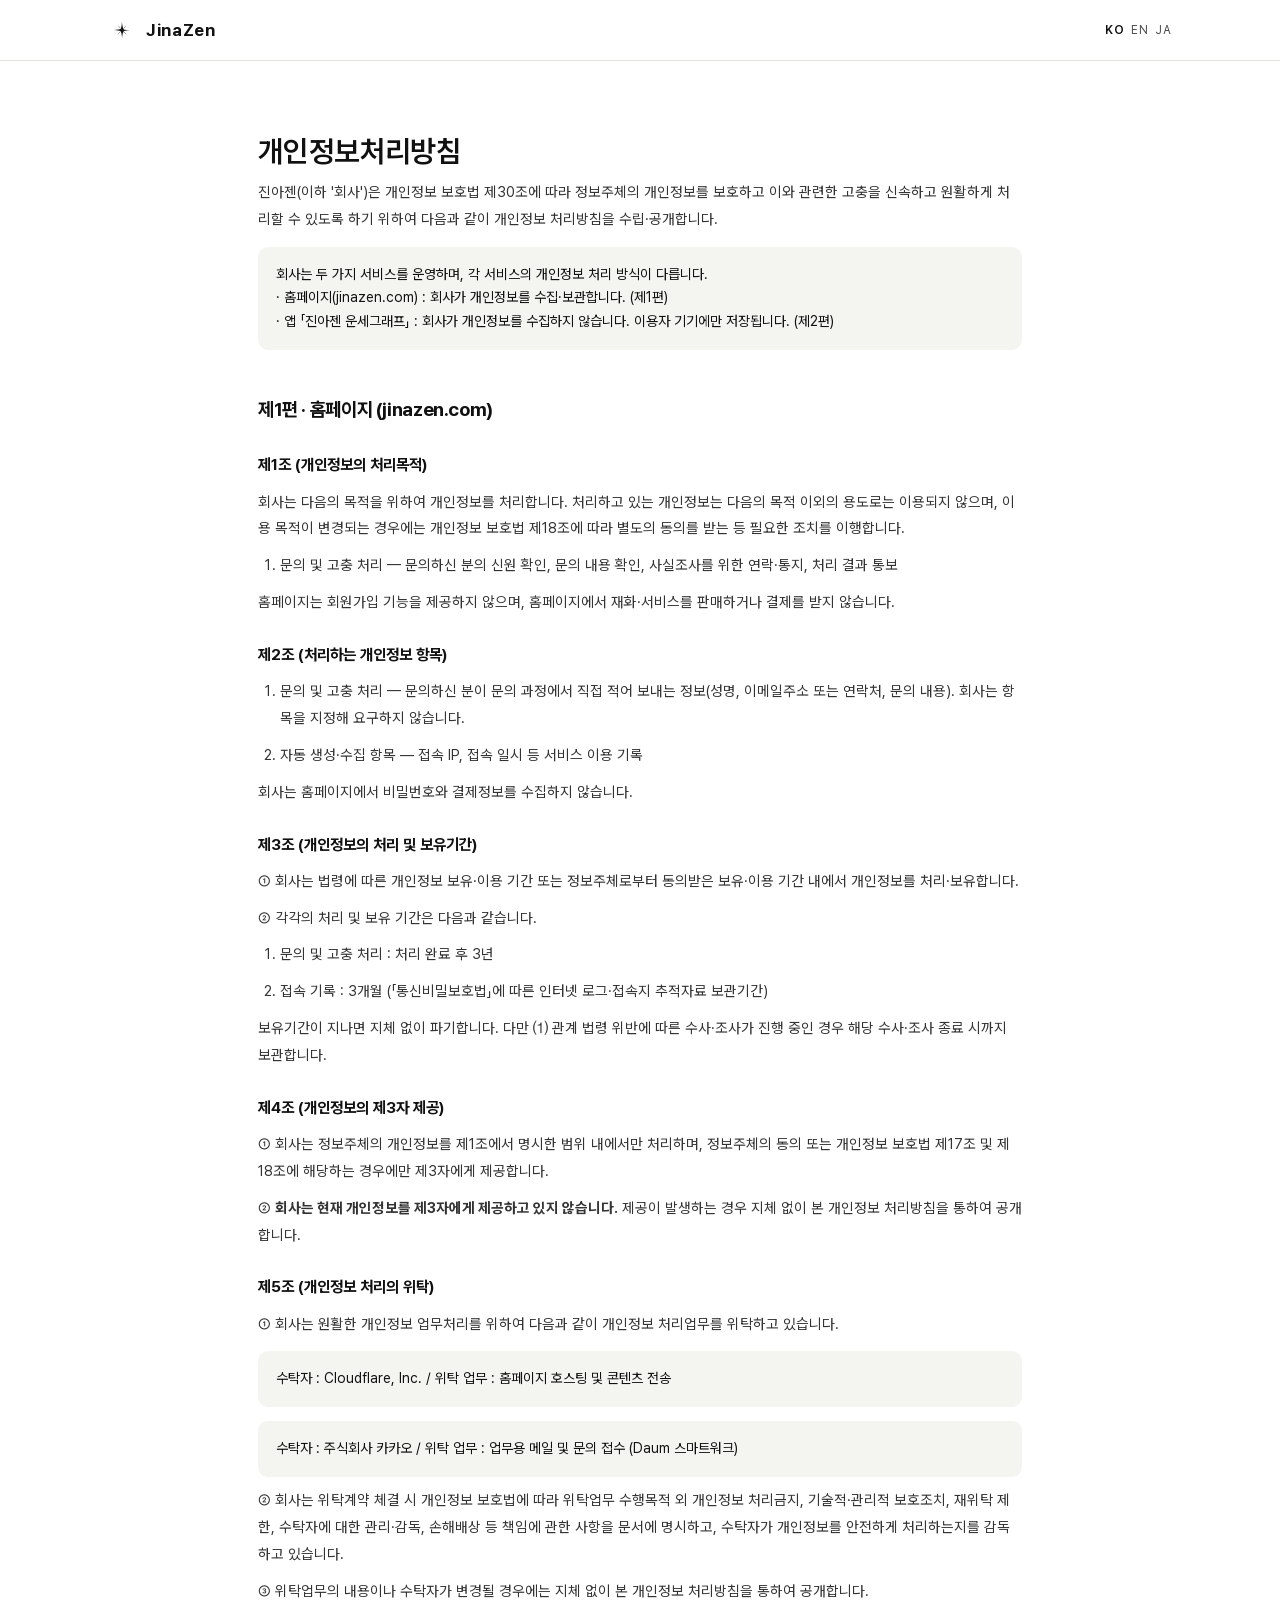
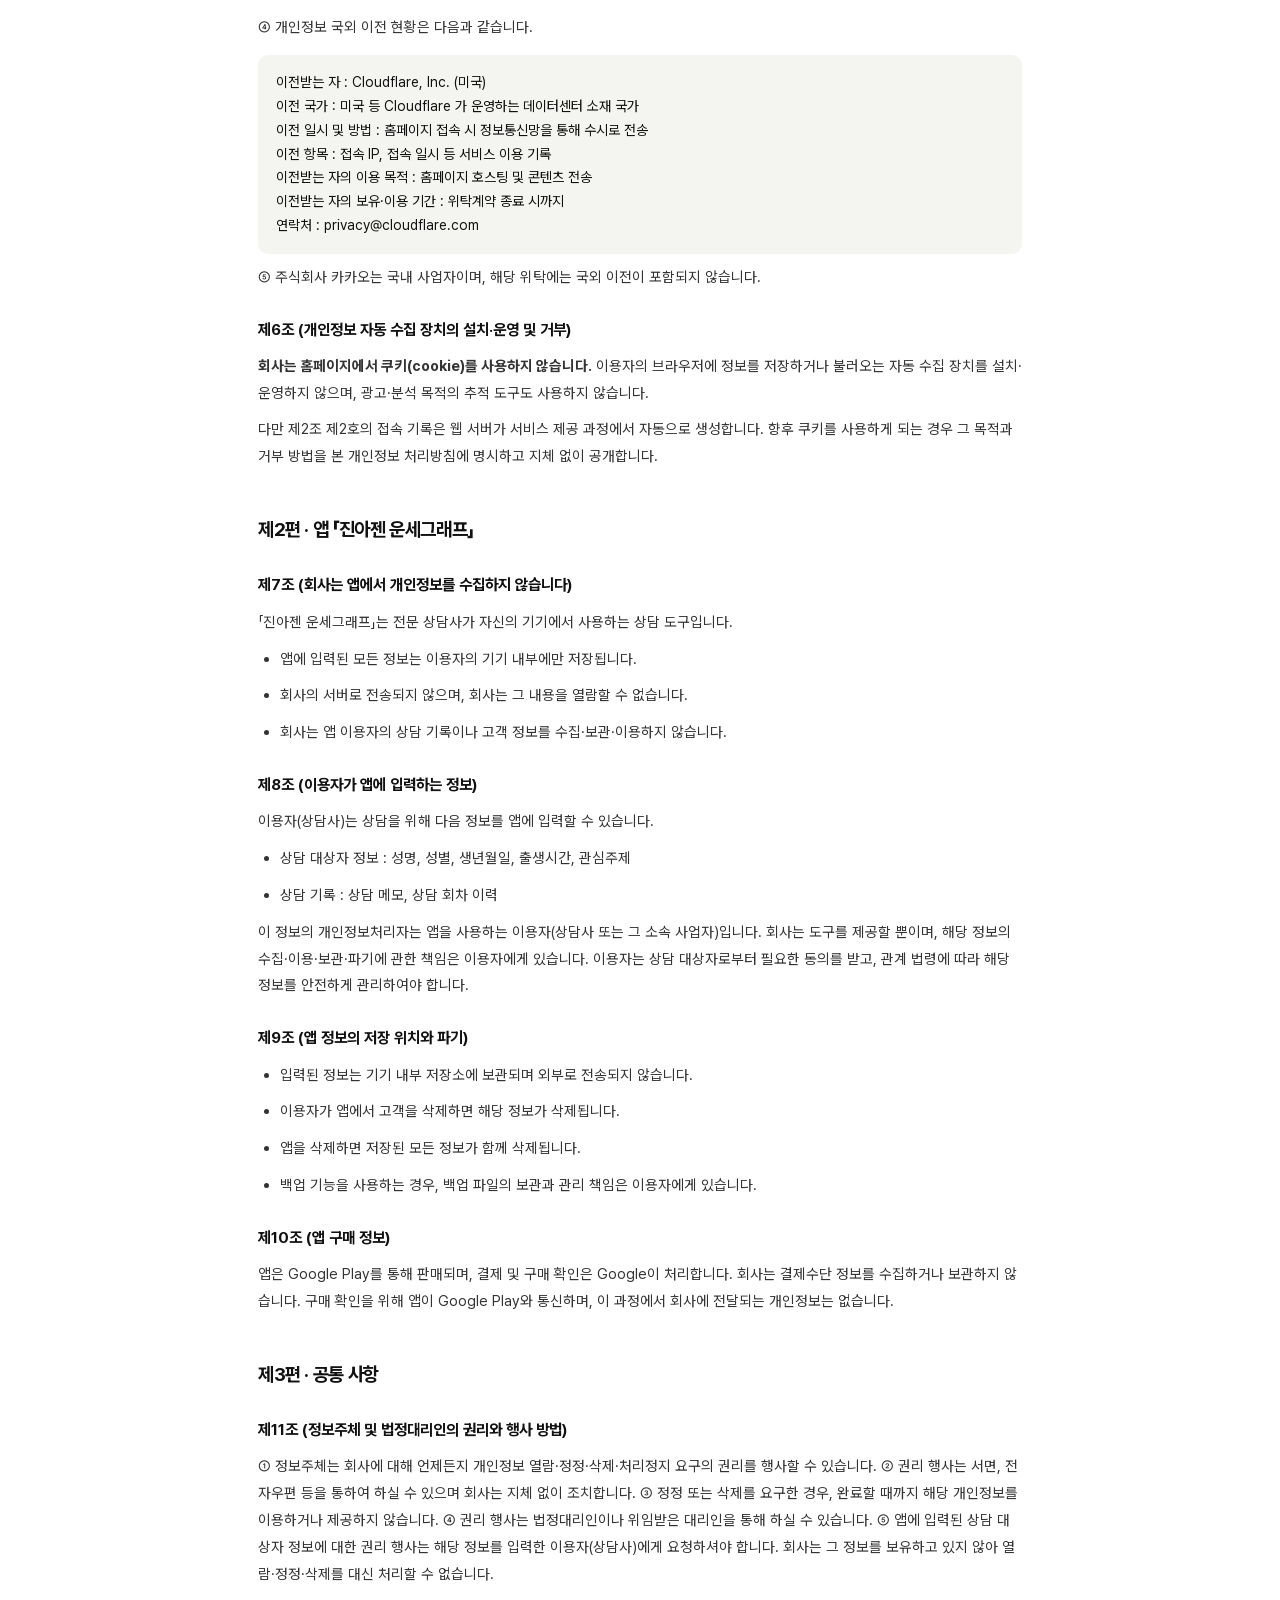
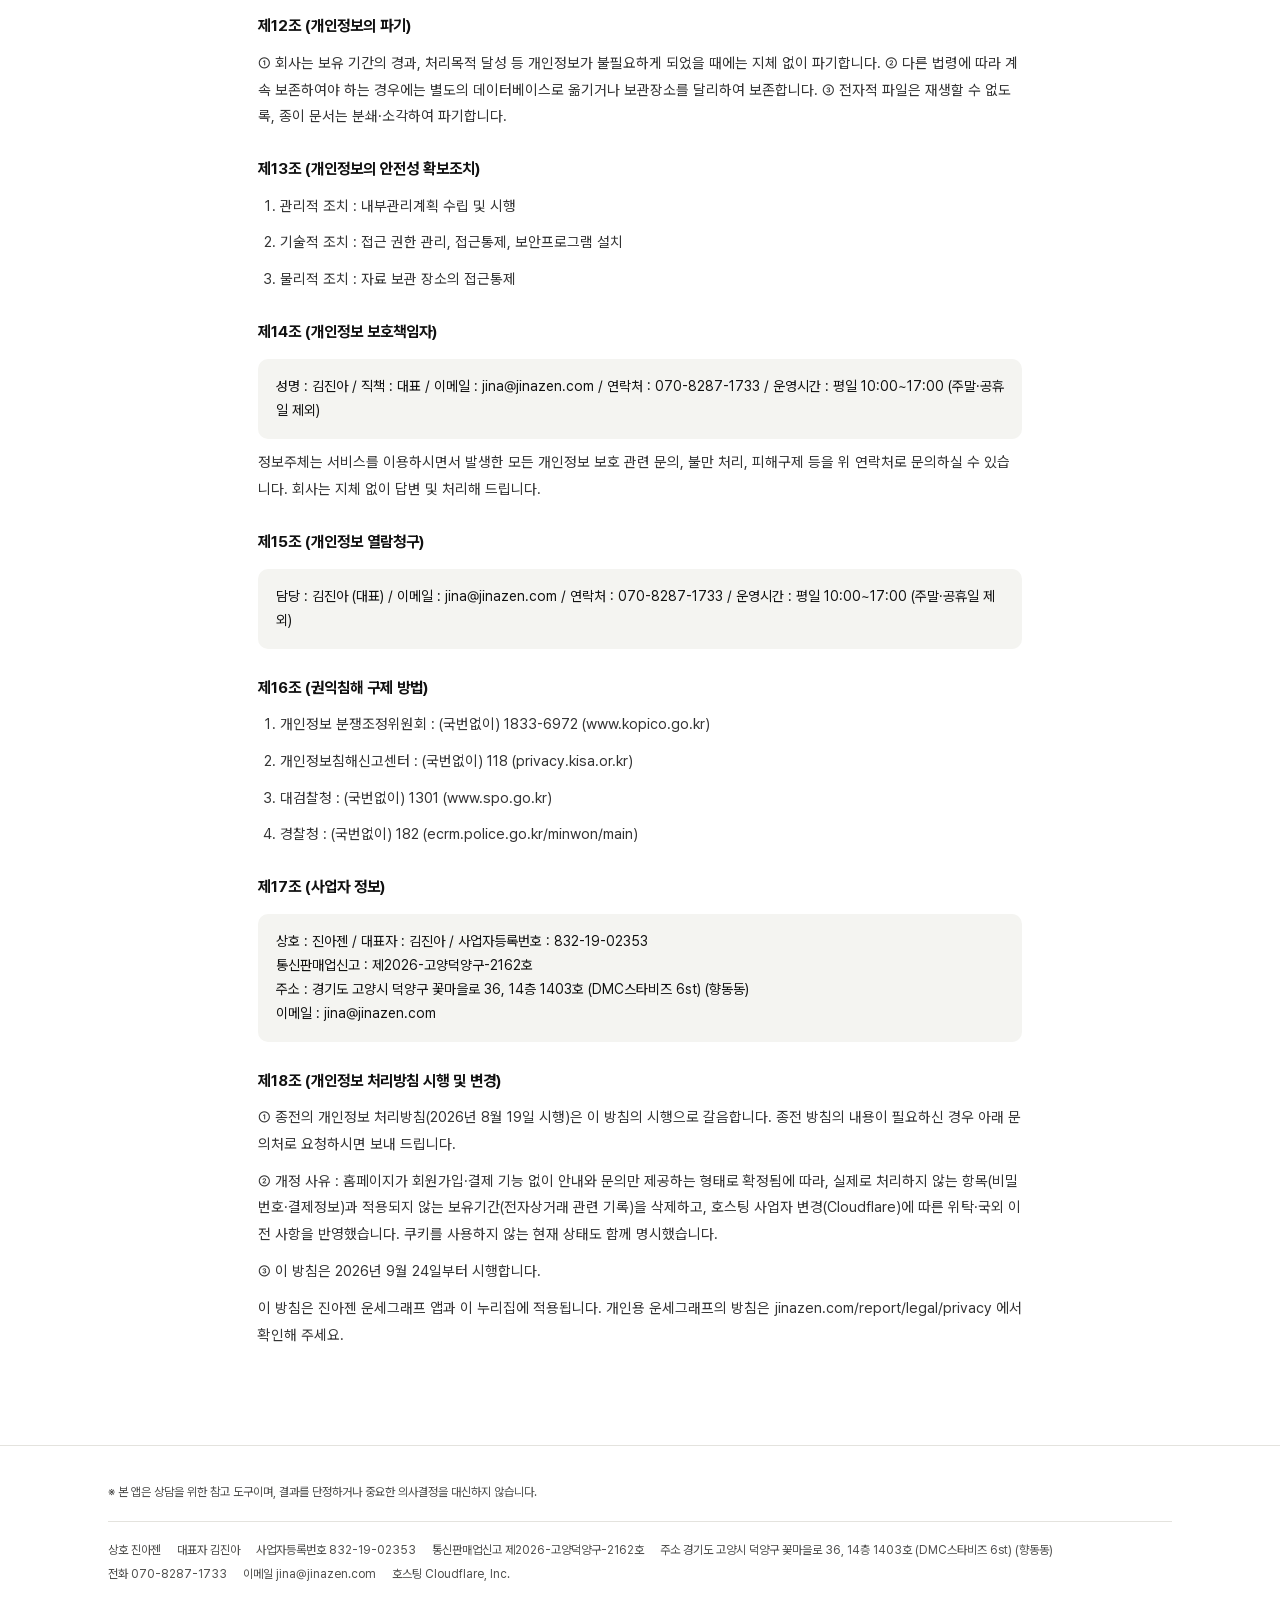
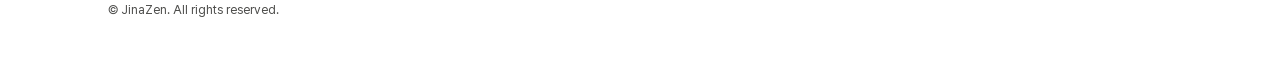
<file: privacy/index.html>
<!DOCTYPE html>
<!-- 이 문서의 「JinaZen」은 대문자로 고치지 않는다. 본문 페이지의 브랜드 표기(JINAZEN)와
     달라 보이지만, 제17조의 사업자명은 브랜드가 아니라 **법적 상호**이고 영문
     사업자등록증명이 「JinaZen」이다. 대문자로 바꾸면 서류와 어긋나 D-U-N-S·Play Console
     상호 일치에서 문제가 된다. 방침 문서 안에서 표기를 하나로 유지한다. -->
<html lang="ko">
<head><meta charset="utf-8"><meta name="viewport" content="width=device-width, initial-scale=1">
<title>개인정보처리방침 — JinaZen</title>
<link rel="icon" type="image/svg+xml" href="../assets/img/northstar.svg">
<link rel="stylesheet" href="../assets/style.css">
</head><body>
<header class="nav"><div class="wrap">
<a class="brand" href="../"><img src="../assets/img/northstar.svg" alt="" width="200" height="200">JinaZen</a>
<div class="lang"><b>KO</b><a href="en/">EN</a><a href="ja/">JA</a></div>
</div></header>
<main class="legal">
<h1>개인정보처리방침</h1>
<p>진아젠(이하 '회사')은 개인정보 보호법 제30조에 따라 정보주체의 개인정보를 보호하고 이와 관련한 고충을 신속하고 원활하게 처리할 수 있도록 하기 위하여 다음과 같이 개인정보 처리방침을 수립·공개합니다.</p>
<div class="box">회사는 두 가지 서비스를 운영하며, 각 서비스의 개인정보 처리 방식이 다릅니다.<br>
· 홈페이지(jinazen.com) : 회사가 개인정보를 수집·보관합니다. (제1편)<br>
· 앱 「진아젠 운세그래프」 : 회사가 개인정보를 수집하지 않습니다. 이용자 기기에만 저장됩니다. (제2편)</div>

<h2>제1편 · 홈페이지 (jinazen.com)</h2>
<h3>제1조 (개인정보의 처리목적)</h3>
<p>회사는 다음의 목적을 위하여 개인정보를 처리합니다. 처리하고 있는 개인정보는 다음의 목적 이외의 용도로는 이용되지 않으며, 이용 목적이 변경되는 경우에는 개인정보 보호법 제18조에 따라 별도의 동의를 받는 등 필요한 조치를 이행합니다.</p>
<ol><li>문의 및 고충 처리 — 문의하신 분의 신원 확인, 문의 내용 확인, 사실조사를 위한 연락·통지, 처리 결과 통보</li></ol>
<p>홈페이지는 회원가입 기능을 제공하지 않으며, 홈페이지에서 재화·서비스를 판매하거나 결제를 받지 않습니다.</p>
<h3>제2조 (처리하는 개인정보 항목)</h3>
<ol><li>문의 및 고충 처리 — 문의하신 분이 문의 과정에서 직접 적어 보내는 정보(성명, 이메일주소 또는 연락처, 문의 내용). 회사는 항목을 지정해 요구하지 않습니다.</li>
<li>자동 생성·수집 항목 — 접속 IP, 접속 일시 등 서비스 이용 기록</li></ol>
<p>회사는 홈페이지에서 비밀번호와 결제정보를 수집하지 않습니다.</p>
<h3>제3조 (개인정보의 처리 및 보유기간)</h3>
<p>① 회사는 법령에 따른 개인정보 보유·이용 기간 또는 정보주체로부터 동의받은 보유·이용 기간 내에서 개인정보를 처리·보유합니다.</p>
<p>② 각각의 처리 및 보유 기간은 다음과 같습니다.</p>
<ol><li>문의 및 고충 처리 : 처리 완료 후 3년</li>
<li>접속 기록 : 3개월 (「통신비밀보호법」에 따른 인터넷 로그·접속지 추적자료 보관기간)</li></ol>
<p>보유기간이 지나면 지체 없이 파기합니다. 다만 ⑴ 관계 법령 위반에 따른 수사·조사가 진행 중인 경우 해당 수사·조사 종료 시까지 보관합니다.</p>
<h3>제4조 (개인정보의 제3자 제공)</h3>
<p>① 회사는 정보주체의 개인정보를 제1조에서 명시한 범위 내에서만 처리하며, 정보주체의 동의 또는 개인정보 보호법 제17조 및 제18조에 해당하는 경우에만 제3자에게 제공합니다.</p>
<p>② <b>회사는 현재 개인정보를 제3자에게 제공하고 있지 않습니다.</b> 제공이 발생하는 경우 지체 없이 본 개인정보 처리방침을 통하여 공개합니다.</p>
<h3>제5조 (개인정보 처리의 위탁)</h3>
<p>① 회사는 원활한 개인정보 업무처리를 위하여 다음과 같이 개인정보 처리업무를 위탁하고 있습니다.</p>
<div class="box">수탁자 : Cloudflare, Inc. / 위탁 업무 : 홈페이지 호스팅 및 콘텐츠 전송</div>
<div class="box">수탁자 : 주식회사 카카오 / 위탁 업무 : 업무용 메일 및 문의 접수 (Daum 스마트워크)</div>
<p>② 회사는 위탁계약 체결 시 개인정보 보호법에 따라 위탁업무 수행목적 외 개인정보 처리금지, 기술적·관리적 보호조치, 재위탁 제한, 수탁자에 대한 관리·감독, 손해배상 등 책임에 관한 사항을 문서에 명시하고, 수탁자가 개인정보를 안전하게 처리하는지를 감독하고 있습니다.</p>
<p>③ 위탁업무의 내용이나 수탁자가 변경될 경우에는 지체 없이 본 개인정보 처리방침을 통하여 공개합니다.</p>
<p>④ 개인정보 국외 이전 현황은 다음과 같습니다.</p>
<div class="box">이전받는 자 : Cloudflare, Inc. (미국)<br>
이전 국가 : 미국 등 Cloudflare 가 운영하는 데이터센터 소재 국가<br>
이전 일시 및 방법 : 홈페이지 접속 시 정보통신망을 통해 수시로 전송<br>
이전 항목 : 접속 IP, 접속 일시 등 서비스 이용 기록<br>
이전받는 자의 이용 목적 : 홈페이지 호스팅 및 콘텐츠 전송<br>
이전받는 자의 보유·이용 기간 : 위탁계약 종료 시까지<br>
연락처 : privacy@cloudflare.com</div>
<p>⑤ 주식회사 카카오는 국내 사업자이며, 해당 위탁에는 국외 이전이 포함되지 않습니다.</p>
<h3>제6조 (개인정보 자동 수집 장치의 설치·운영 및 거부)</h3>
<p><b>회사는 홈페이지에서 쿠키(cookie)를 사용하지 않습니다.</b> 이용자의 브라우저에 정보를 저장하거나 불러오는 자동 수집 장치를 설치·운영하지 않으며, 광고·분석 목적의 추적 도구도 사용하지 않습니다.</p>
<p>다만 제2조 제2호의 접속 기록은 웹 서버가 서비스 제공 과정에서 자동으로 생성합니다. 향후 쿠키를 사용하게 되는 경우 그 목적과 거부 방법을 본 개인정보 처리방침에 명시하고 지체 없이 공개합니다.</p>

<h2>제2편 · 앱 「진아젠 운세그래프」</h2>
<h3>제7조 (회사는 앱에서 개인정보를 수집하지 않습니다)</h3>
<p>「진아젠 운세그래프」는 전문 상담사가 자신의 기기에서 사용하는 상담 도구입니다.</p>
<ul><li>앱에 입력된 모든 정보는 이용자의 기기 내부에만 저장됩니다.</li>
<li>회사의 서버로 전송되지 않으며, 회사는 그 내용을 열람할 수 없습니다.</li>
<li>회사는 앱 이용자의 상담 기록이나 고객 정보를 수집·보관·이용하지 않습니다.</li></ul>
<h3>제8조 (이용자가 앱에 입력하는 정보)</h3>
<p>이용자(상담사)는 상담을 위해 다음 정보를 앱에 입력할 수 있습니다.</p>
<ul><li>상담 대상자 정보 : 성명, 성별, 생년월일, 출생시간, 관심주제</li><li>상담 기록 : 상담 메모, 상담 회차 이력</li></ul>
<p>이 정보의 개인정보처리자는 앱을 사용하는 이용자(상담사 또는 그 소속 사업자)입니다. 회사는 도구를 제공할 뿐이며, 해당 정보의 수집·이용·보관·파기에 관한 책임은 이용자에게 있습니다. 이용자는 상담 대상자로부터 필요한 동의를 받고, 관계 법령에 따라 해당 정보를 안전하게 관리하여야 합니다.</p>
<h3>제9조 (앱 정보의 저장 위치와 파기)</h3>
<ul><li>입력된 정보는 기기 내부 저장소에 보관되며 외부로 전송되지 않습니다.</li>
<li>이용자가 앱에서 고객을 삭제하면 해당 정보가 삭제됩니다.</li>
<li>앱을 삭제하면 저장된 모든 정보가 함께 삭제됩니다.</li>
<li>백업 기능을 사용하는 경우, 백업 파일의 보관과 관리 책임은 이용자에게 있습니다.</li></ul>
<h3>제10조 (앱 구매 정보)</h3>
<p>앱은 Google Play를 통해 판매되며, 결제 및 구매 확인은 Google이 처리합니다. 회사는 결제수단 정보를 수집하거나 보관하지 않습니다. 구매 확인을 위해 앱이 Google Play와 통신하며, 이 과정에서 회사에 전달되는 개인정보는 없습니다.</p>

<h2>제3편 · 공통 사항</h2>
<h3>제11조 (정보주체 및 법정대리인의 권리와 행사 방법)</h3>
<p>① 정보주체는 회사에 대해 언제든지 개인정보 열람·정정·삭제·처리정지 요구의 권리를 행사할 수 있습니다. ② 권리 행사는 서면, 전자우편 등을 통하여 하실 수 있으며 회사는 지체 없이 조치합니다. ③ 정정 또는 삭제를 요구한 경우, 완료할 때까지 해당 개인정보를 이용하거나 제공하지 않습니다. ④ 권리 행사는 법정대리인이나 위임받은 대리인을 통해 하실 수 있습니다. ⑤ 앱에 입력된 상담 대상자 정보에 대한 권리 행사는 해당 정보를 입력한 이용자(상담사)에게 요청하셔야 합니다. 회사는 그 정보를 보유하고 있지 않아 열람·정정·삭제를 대신 처리할 수 없습니다.</p>
<h3>제12조 (개인정보의 파기)</h3>
<p>① 회사는 보유 기간의 경과, 처리목적 달성 등 개인정보가 불필요하게 되었을 때에는 지체 없이 파기합니다. ② 다른 법령에 따라 계속 보존하여야 하는 경우에는 별도의 데이터베이스로 옮기거나 보관장소를 달리하여 보존합니다. ③ 전자적 파일은 재생할 수 없도록, 종이 문서는 분쇄·소각하여 파기합니다.</p>
<h3>제13조 (개인정보의 안전성 확보조치)</h3>
<ol><li>관리적 조치 : 내부관리계획 수립 및 시행</li><li>기술적 조치 : 접근 권한 관리, 접근통제, 보안프로그램 설치</li><li>물리적 조치 : 자료 보관 장소의 접근통제</li></ol>
<h3>제14조 (개인정보 보호책임자)</h3>
<div class="box">성명 : 김진아 / 직책 : 대표 / 이메일 : jina@jinazen.com / 연락처 : 070-8287-1733 / 운영시간 : 평일 10:00~17:00 (주말·공휴일 제외)</div>
<p>정보주체는 서비스를 이용하시면서 발생한 모든 개인정보 보호 관련 문의, 불만 처리, 피해구제 등을 위 연락처로 문의하실 수 있습니다. 회사는 지체 없이 답변 및 처리해 드립니다.</p>
<h3>제15조 (개인정보 열람청구)</h3>
<div class="box">담당 : 김진아 (대표) / 이메일 : jina@jinazen.com / 연락처 : 070-8287-1733 / 운영시간 : 평일 10:00~17:00 (주말·공휴일 제외)</div>
<h3>제16조 (권익침해 구제 방법)</h3>
<ol><li>개인정보 분쟁조정위원회 : (국번없이) 1833-6972 (www.kopico.go.kr)</li>
<li>개인정보침해신고센터 : (국번없이) 118 (privacy.kisa.or.kr)</li>
<li>대검찰청 : (국번없이) 1301 (www.spo.go.kr)</li>
<li>경찰청 : (국번없이) 182 (ecrm.police.go.kr/minwon/main)</li></ol>
<h3>제17조 (사업자 정보)</h3>
<div class="box">상호 : 진아젠 / 대표자 : 김진아 / 사업자등록번호 : 832-19-02353<br>통신판매업신고 : 제2026-고양덕양구-2162호<br>주소 : 경기도 고양시 덕양구 꽃마을로 36, 14층 1403호 (DMC스타비즈 6st) (향동동)<br>이메일 : jina@jinazen.com</div>
<h3>제18조 (개인정보 처리방침 시행 및 변경)</h3>
<p>① 종전의 개인정보 처리방침(2026년 8월 19일 시행)은 이 방침의 시행으로 갈음합니다. 종전 방침의 내용이 필요하신 경우 아래 문의처로 요청하시면 보내 드립니다.</p>
<p>② 개정 사유 : 홈페이지가 회원가입·결제 기능 없이 안내와 문의만 제공하는 형태로 확정됨에 따라, 실제로 처리하지 않는 항목(비밀번호·결제정보)과 적용되지 않는 보유기간(전자상거래 관련 기록)을 삭제하고, 호스팅 사업자 변경(Cloudflare)에 따른 위탁·국외 이전 사항을 반영했습니다. 쿠키를 사용하지 않는 현재 상태도 함께 명시했습니다.</p>
<!-- 🔴 SITE-47 §1 ② (소유자 확정 2026-09-24) — **현행 시행일**. 없던 것을 더한 것이고 ①② 는 손대지 않았다.
     🔴 법정 기재사항이다(개인정보 보호법 제30조). 종전에는 ① 이 「이 방침의 **시행**」을 가리키는데
        그 시행일이 이 문서 어디에도 없었다.
     🔴 **①② 앞이 아니라 ③ 으로 뒀다.** 앞에 두려면 ①→② ②→③ 으로 **번호를 다시 매겨야 하고**,
        그것은 이번에 건드리지 않기로 한 조항을 건드리는 것이다. 작성지침도 이 줄을 조항 끝에 둔다.
     🔴 **날짜는 (가) 이번 변경일이다** — (나) 최초 시행일이 아니다. 소유자가 골랐다.
        ⚠ 그래서 2026-08-19 ~ 09-23 구간은 「종전 방침이 걸려 있던 기간」으로 읽힌다.
     ⚠ 글자를 새로 짓지 않았다 — 웹 방침 `web_report/legal.py:527` 의 「이 방침은 {날짜}부터 시행합니다」와
       **같은 문장**이고, 날짜 표기도 이 문서 ① 의 「2026년 8월 19일」과 같은 꼴이다. -->
<p>③ 이 방침은 2026년 9월 24일부터 시행합니다.</p>
<!-- 🔴 SITE-47 §1 ① (소유자 확정 2026-09-24) — 종전 한 줄을 이 한 줄로 갈음했다.
     ~~<p>※ 향후 jinazen.com/report 에서 별도 서비스를 제공할 경우, 해당 서비스의 개인정보 처리는 별도 방침에 따릅니다.</p>~~
     🔴 「향후」가 **거짓이 됐다** — 개인용 운세그래프(jinazen.com/report)가 **이미 열려 있다.**
     🔴 취소선으로 남긴다 — 지우면 다음 사람이 「왜 바꿨나」를 처음부터 다시 조사한다.
     글자는 WEB-51 §4 가 준비한 한 줄이고, 이름은 WEB-54 가 확정한 「개인용 운세그래프」다
     (WEB-51 원문의 「진아젠 운명리포트」가 아니다 — 그 이름은 2026-09-22 에 바뀌었다).
     ⚠ 웹 쪽 `web_report/legal.py` 의 **맨 위 한 줄**이 이 쪽(jinazen.com/privacy)을 가리킨다 — 둘이 서로 가리킨다.
     ⚠ 링크로 걸지 않았다 — 이 문서는 제16조의 기관 누리집도 전부 맨글자다. -->
<p>이 방침은 진아젠 운세그래프 앱과 이 누리집에 적용됩니다. 개인용 운세그래프의 방침은 jinazen.com/report/legal/privacy 에서 확인해 주세요.</p>
</main>
<footer><div class="wrap">
<p class="disclaimer">※ 본 앱은 상담을 위한 참고 도구이며, 결과를 단정하거나 중요한 의사결정을 대신하지 않습니다.</p>
<div class="biz" lang="ko">
<span>상호 진아젠</span><span>대표자 김진아</span><span>사업자등록번호 832-19-02353</span><span>통신판매업신고 제2026-고양덕양구-2162호</span>
<span>주소 경기도 고양시 덕양구 꽃마을로 36, 14층 1403호 (DMC스타비즈 6st) (향동동)</span>
<span>전화 070-8287-1733</span><span>이메일 <a href="mailto:jina@jinazen.com">jina@jinazen.com</a></span><span>호스팅 Cloudflare, Inc.</span>
</div>
<div class="row"><span>© JinaZen. All rights reserved.</span></div>
</div></footer>
</body></html>
</file>
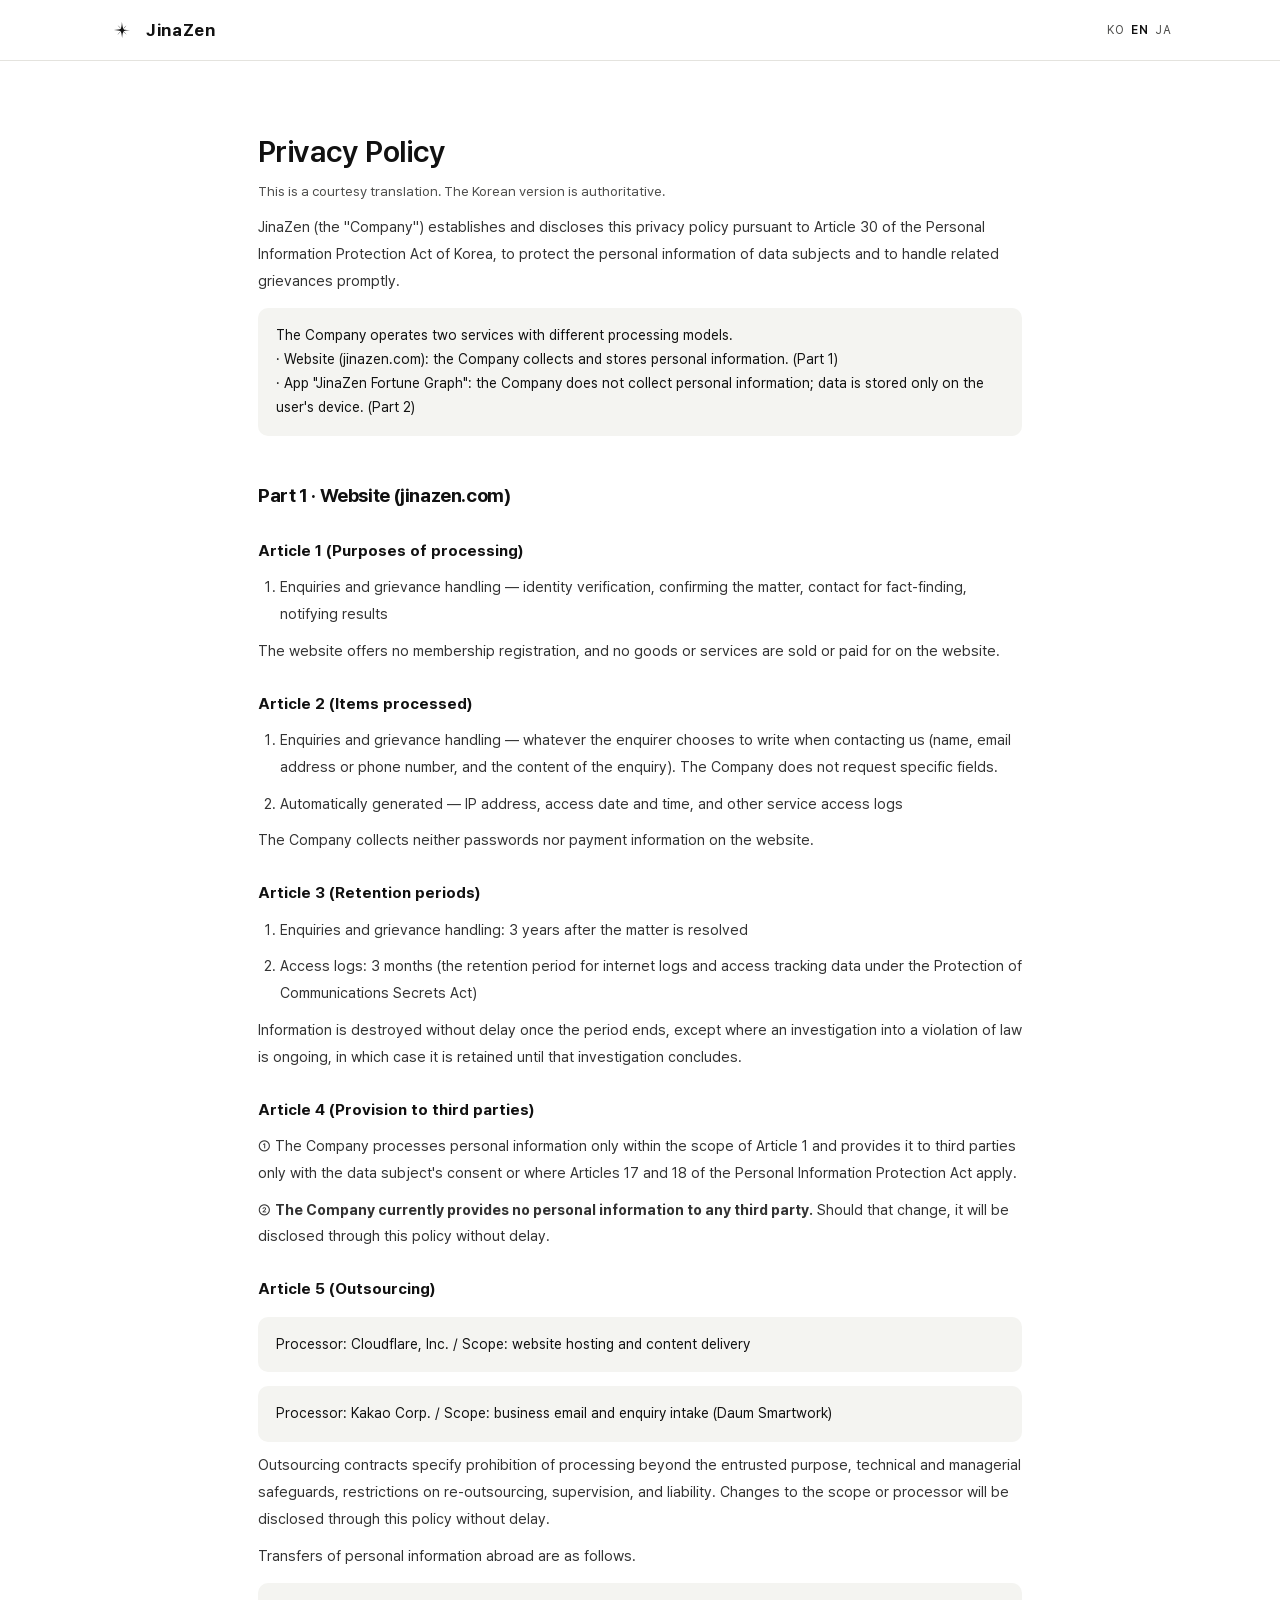
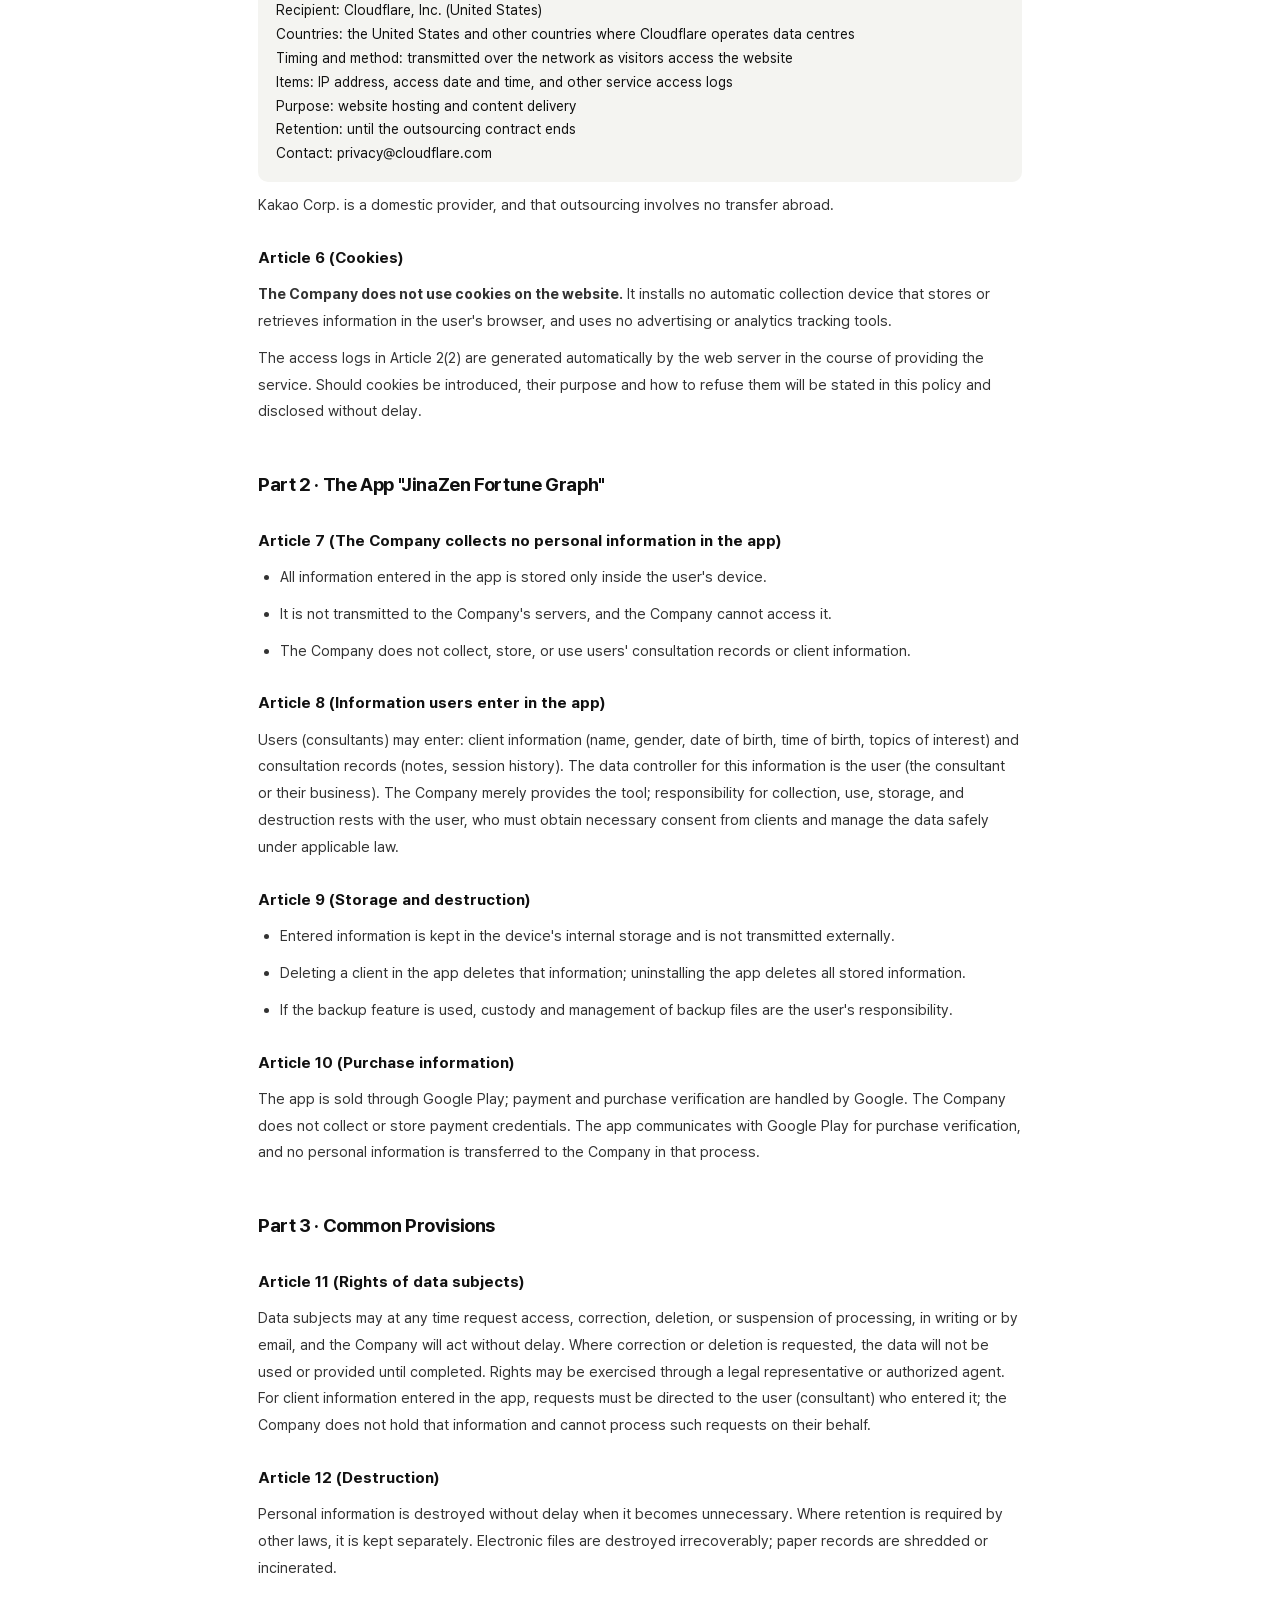
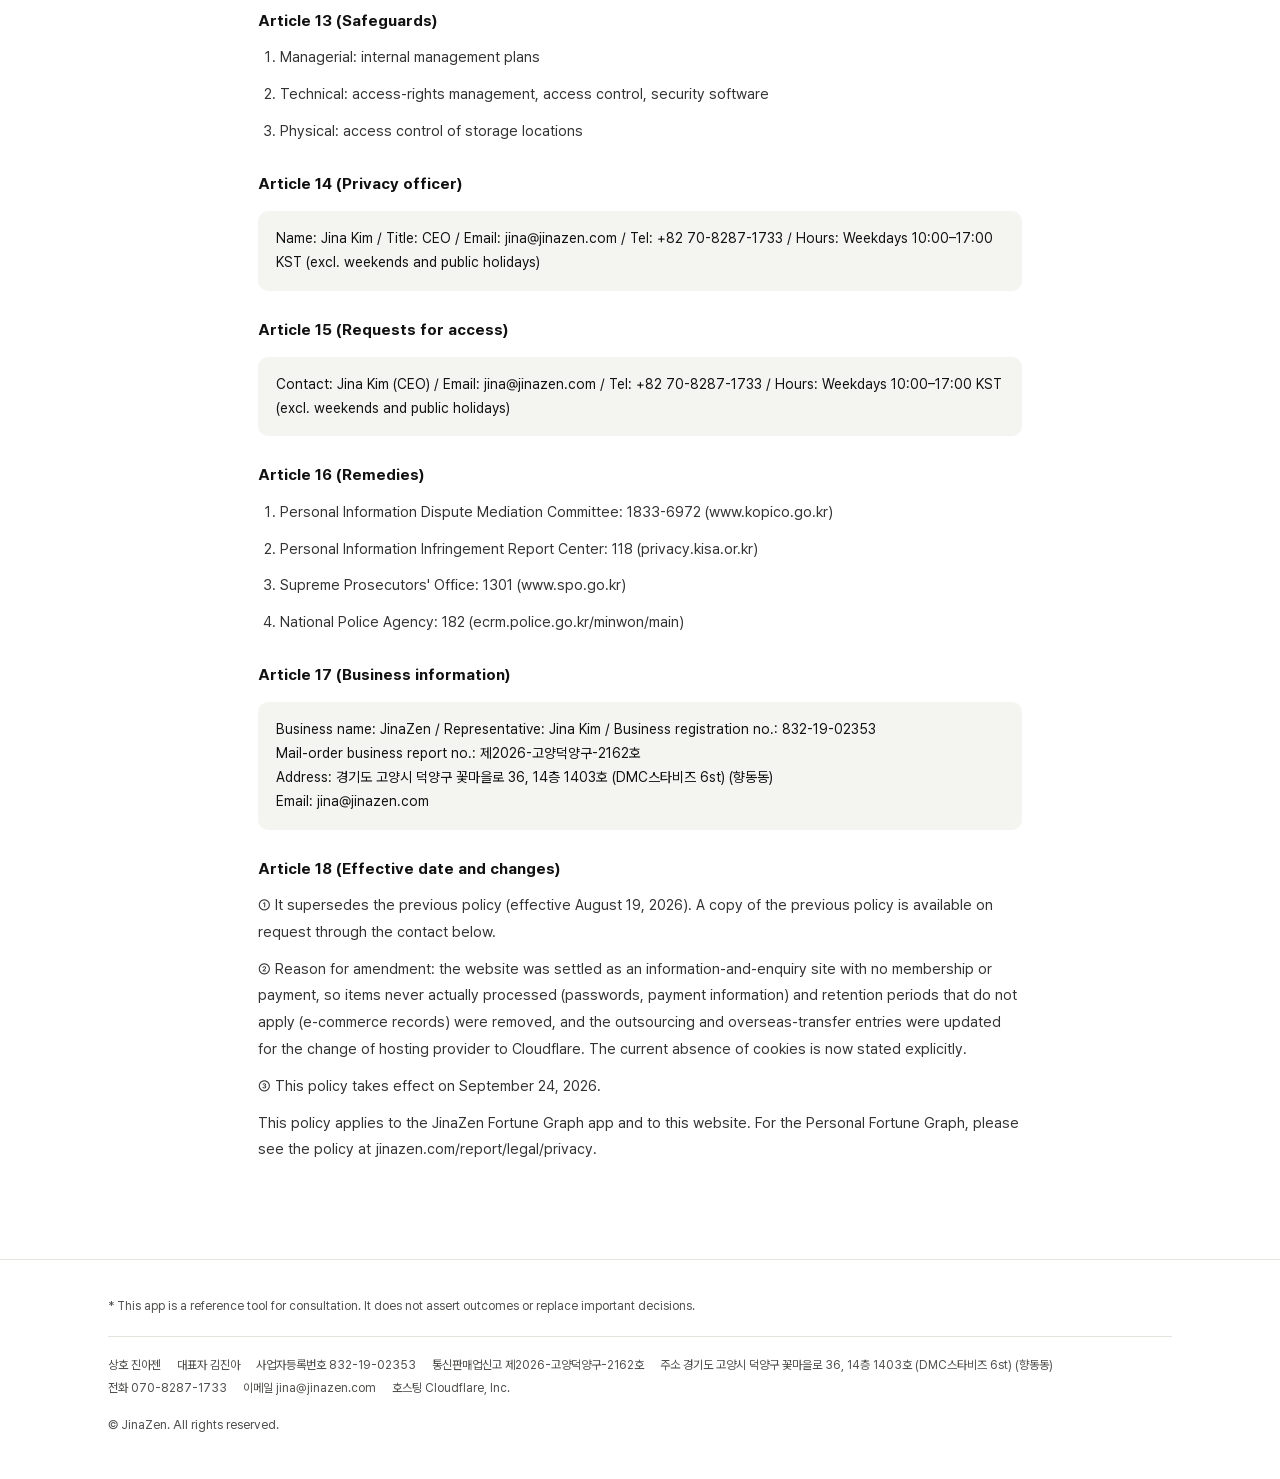
<file: privacy/en/index.html>
<!DOCTYPE html>
<!-- Do not uppercase "JinaZen" in this document. It differs from the brand mark (JINAZEN)
     used on the main pages on purpose: the business name in Article 17 is the **legal entity
     name**, and the English business registration certificate reads "JinaZen". Uppercasing it
     would diverge from the paperwork and break name matching for D-U-N-S and Play Console.
     The spelling is kept consistent throughout this document. -->
<html lang="en">
<head><meta charset="utf-8"><meta name="viewport" content="width=device-width, initial-scale=1">
<title>Privacy Policy — JinaZen</title>
<link rel="icon" type="image/svg+xml" href="../../assets/img/northstar.svg">
<link rel="stylesheet" href="../../assets/style.css">
</head><body>
<header class="nav"><div class="wrap">
<a class="brand" href="../../en/"><img src="../../assets/img/northstar.svg" alt="" width="200" height="200">JinaZen</a>
<div class="lang"><a href="../">KO</a><b>EN</b><a href="../ja/">JA</a></div>
</div></header>
<main class="legal">
<h1>Privacy Policy</h1>
<p class="date">This is a courtesy translation. The Korean version is authoritative.</p>
<p>JinaZen (the "Company") establishes and discloses this privacy policy pursuant to Article 30 of the Personal Information Protection Act of Korea, to protect the personal information of data subjects and to handle related grievances promptly.</p>
<div class="box">The Company operates two services with different processing models.<br>
· Website (jinazen.com): the Company collects and stores personal information. (Part 1)<br>
· App "JinaZen Fortune Graph": the Company does not collect personal information; data is stored only on the user's device. (Part 2)</div>
<h2>Part 1 · Website (jinazen.com)</h2>
<h3>Article 1 (Purposes of processing)</h3>
<ol><li>Enquiries and grievance handling — identity verification, confirming the matter, contact for fact-finding, notifying results</li></ol>
<p>The website offers no membership registration, and no goods or services are sold or paid for on the website.</p>
<h3>Article 2 (Items processed)</h3>
<ol><li>Enquiries and grievance handling — whatever the enquirer chooses to write when contacting us (name, email address or phone number, and the content of the enquiry). The Company does not request specific fields.</li>
<li>Automatically generated — IP address, access date and time, and other service access logs</li></ol>
<p>The Company collects neither passwords nor payment information on the website.</p>
<h3>Article 3 (Retention periods)</h3>
<ol><li>Enquiries and grievance handling: 3 years after the matter is resolved</li>
<li>Access logs: 3 months (the retention period for internet logs and access tracking data under the Protection of Communications Secrets Act)</li></ol>
<p>Information is destroyed without delay once the period ends, except where an investigation into a violation of law is ongoing, in which case it is retained until that investigation concludes.</p>
<h3>Article 4 (Provision to third parties)</h3>
<p>① The Company processes personal information only within the scope of Article 1 and provides it to third parties only with the data subject's consent or where Articles 17 and 18 of the Personal Information Protection Act apply.</p>
<p>② <b>The Company currently provides no personal information to any third party.</b> Should that change, it will be disclosed through this policy without delay.</p>
<h3>Article 5 (Outsourcing)</h3>
<div class="box">Processor: Cloudflare, Inc. / Scope: website hosting and content delivery</div>
<div class="box">Processor: Kakao Corp. / Scope: business email and enquiry intake (Daum Smartwork)</div>
<p>Outsourcing contracts specify prohibition of processing beyond the entrusted purpose, technical and managerial safeguards, restrictions on re-outsourcing, supervision, and liability. Changes to the scope or processor will be disclosed through this policy without delay.</p>
<p>Transfers of personal information abroad are as follows.</p>
<div class="box">Recipient: Cloudflare, Inc. (United States)<br>
Countries: the United States and other countries where Cloudflare operates data centres<br>
Timing and method: transmitted over the network as visitors access the website<br>
Items: IP address, access date and time, and other service access logs<br>
Purpose: website hosting and content delivery<br>
Retention: until the outsourcing contract ends<br>
Contact: privacy@cloudflare.com</div>
<p>Kakao Corp. is a domestic provider, and that outsourcing involves no transfer abroad.</p>
<h3>Article 6 (Cookies)</h3>
<p><b>The Company does not use cookies on the website.</b> It installs no automatic collection device that stores or retrieves information in the user's browser, and uses no advertising or analytics tracking tools.</p>
<p>The access logs in Article 2(2) are generated automatically by the web server in the course of providing the service. Should cookies be introduced, their purpose and how to refuse them will be stated in this policy and disclosed without delay.</p>

<h2>Part 2 · The App "JinaZen Fortune Graph"</h2>
<h3>Article 7 (The Company collects no personal information in the app)</h3>
<ul><li>All information entered in the app is stored only inside the user's device.</li>
<li>It is not transmitted to the Company's servers, and the Company cannot access it.</li>
<li>The Company does not collect, store, or use users' consultation records or client information.</li></ul>
<h3>Article 8 (Information users enter in the app)</h3>
<p>Users (consultants) may enter: client information (name, gender, date of birth, time of birth, topics of interest) and consultation records (notes, session history). The data controller for this information is the user (the consultant or their business). The Company merely provides the tool; responsibility for collection, use, storage, and destruction rests with the user, who must obtain necessary consent from clients and manage the data safely under applicable law.</p>
<h3>Article 9 (Storage and destruction)</h3>
<ul><li>Entered information is kept in the device's internal storage and is not transmitted externally.</li>
<li>Deleting a client in the app deletes that information; uninstalling the app deletes all stored information.</li>
<li>If the backup feature is used, custody and management of backup files are the user's responsibility.</li></ul>
<h3>Article 10 (Purchase information)</h3>
<p>The app is sold through Google Play; payment and purchase verification are handled by Google. The Company does not collect or store payment credentials. The app communicates with Google Play for purchase verification, and no personal information is transferred to the Company in that process.</p>
<h2>Part 3 · Common Provisions</h2>
<h3>Article 11 (Rights of data subjects)</h3>
<p>Data subjects may at any time request access, correction, deletion, or suspension of processing, in writing or by email, and the Company will act without delay. Where correction or deletion is requested, the data will not be used or provided until completed. Rights may be exercised through a legal representative or authorized agent. For client information entered in the app, requests must be directed to the user (consultant) who entered it; the Company does not hold that information and cannot process such requests on their behalf.</p>
<h3>Article 12 (Destruction)</h3>
<p>Personal information is destroyed without delay when it becomes unnecessary. Where retention is required by other laws, it is kept separately. Electronic files are destroyed irrecoverably; paper records are shredded or incinerated.</p>
<h3>Article 13 (Safeguards)</h3>
<ol><li>Managerial: internal management plans</li><li>Technical: access-rights management, access control, security software</li><li>Physical: access control of storage locations</li></ol>
<h3>Article 14 (Privacy officer)</h3>
<div class="box">Name: Jina Kim / Title: CEO / Email: jina@jinazen.com / Tel: +82 70-8287-1733<!-- 🔴 번역 초안 — 원문: 「평일 10:00~17:00 (주말·공휴일 제외)」. 소유자 확인 전 --> / Hours: Weekdays 10:00–17:00 KST (excl. weekends and public holidays)</div>
<h3>Article 15 (Requests for access)</h3>
<div class="box">Contact: Jina Kim (CEO) / Email: jina@jinazen.com / Tel: +82 70-8287-1733<!-- 🔴 번역 초안 — 원문: 「평일 10:00~17:00 (주말·공휴일 제외)」. 소유자 확인 전 --> / Hours: Weekdays 10:00–17:00 KST (excl. weekends and public holidays)</div>
<h3>Article 16 (Remedies)</h3>
<ol><li>Personal Information Dispute Mediation Committee: 1833-6972 (www.kopico.go.kr)</li>
<li>Personal Information Infringement Report Center: 118 (privacy.kisa.or.kr)</li>
<li>Supreme Prosecutors' Office: 1301 (www.spo.go.kr)</li>
<li>National Police Agency: 182 (ecrm.police.go.kr/minwon/main)</li></ol>
<h3>Article 17 (Business information)</h3>
<div class="box">Business name: JinaZen / Representative: Jina Kim / Business registration no.: 832-19-02353<br><!-- 🔴 라벨 번역 초안 · 번호와 주소는 서류 원문(한국어) 그대로 -->Mail-order business report no.: <span lang="ko">제2026-고양덕양구-2162호</span><br>Address: <span lang="ko">경기도 고양시 덕양구 꽃마을로 36, 14층 1403호 (DMC스타비즈 6st) (향동동)</span><br>Email: jina@jinazen.com</div>
<h3>Article 18 (Effective date and changes)</h3>
<p>① It supersedes the previous policy (effective August 19, 2026). A copy of the previous policy is available on request through the contact below.</p>
<p>② Reason for amendment: the website was settled as an information-and-enquiry site with no membership or payment, so items never actually processed (passwords, payment information) and retention periods that do not apply (e-commerce records) were removed, and the outsourcing and overseas-transfer entries were updated for the change of hosting provider to Cloudflare. The current absence of cookies is now stated explicitly.</p>
<!-- 🔴 SITE-47 §1 ② (소유자 확정 2026-09-24) — **현행 시행일**. 없던 것을 더한 것이고 ①② 는 손대지 않았다.
     🔴 법정 기재사항이다(개인정보 보호법 제30조). 종전에는 ① 이 「이 방침의 **시행**」을 가리키는데
        그 시행일이 이 문서 어디에도 없었다.
     🔴 **①② 앞이 아니라 ③ 으로 뒀다.** 앞에 두려면 ①→② ②→③ 으로 **번호를 다시 매겨야 하고**,
        그것은 이번에 건드리지 않기로 한 조항을 건드리는 것이다. 작성지침도 이 줄을 조항 끝에 둔다.
     🔴 **날짜는 (가) 이번 변경일이다** — (나) 최초 시행일이 아니다. 소유자가 골랐다.
        ⚠ 그래서 2026-08-19 ~ 09-23 구간은 「종전 방침이 걸려 있던 기간」으로 읽힌다.
     ⚠ 글자를 새로 짓지 않았다 — 웹 방침 `web_report/legal.py:527` 의 「이 방침은 {날짜}부터 시행합니다」와
       **같은 문장**이고, 날짜 표기도 이 문서 ① 의 「2026년 8월 19일」과 같은 꼴이다.
     🔴 **번역 초안이다 — 소유자 확인 전.** 정문은 한국어판이다. 낱말은 이 쪽 자신의 것을 썼다 —
     머리의 「Effective date」 · ① 의 「effective August 19, 2026」 · 범위 한 줄의 「This policy」. -->
<p>③ This policy takes effect on September 24, 2026.</p>
<!-- 🔴 SITE-47 §1 ① (소유자 확정 2026-09-24) — 종전 한 줄을 이 한 줄로 갈음했다.
     ~~<p>※ Should a separate service be offered at jinazen.com/report in the future, personal information in that service will be processed under its own separate policy.</p>~~
     🔴 「향후」가 **거짓이 됐다** — 개인용 운세그래프(jinazen.com/report)가 **이미 열려 있다.**
     🔴 취소선으로 남긴다 — 지우면 다음 사람이 「왜 바꿨나」를 처음부터 다시 조사한다.
     글자는 WEB-51 §4 가 준비한 한 줄이고, 이름은 WEB-54 가 확정한 「개인용 운세그래프」다
     (WEB-51 원문의 「진아젠 운명리포트」가 아니다 — 그 이름은 2026-09-22 에 바뀌었다).
     ⚠ 웹 쪽 `web_report/legal.py` 의 **맨 위 한 줄**이 이 쪽(jinazen.com/privacy)을 가리킨다 — 둘이 서로 가리킨다.
     ⚠ 링크로 걸지 않았다 — 이 문서는 제16조의 기관 누리집도 전부 맨글자다.
     🔴 **번역 초안이다 — 소유자 확인 전.** 정문은 한국어판이고(머리의 courtesy translation 줄), 이름은 이 문서의
     「JinaZen Fortune Graph」 · 메뉴의 「Personal」 을 따랐다. -->
<p>This policy applies to the JinaZen Fortune Graph app and to this website. For the Personal Fortune Graph, please see the policy at jinazen.com/report/legal/privacy.</p>
</main>
<footer><div class="wrap">
<p class="disclaimer">* This app is a reference tool for consultation. It does not assert outcomes or replace important decisions.</p>
<div class="biz" lang="ko">
<span>상호 진아젠</span><span>대표자 김진아</span><span>사업자등록번호 832-19-02353</span><span>통신판매업신고 제2026-고양덕양구-2162호</span>
<span>주소 경기도 고양시 덕양구 꽃마을로 36, 14층 1403호 (DMC스타비즈 6st) (향동동)</span>
<span>전화 070-8287-1733</span><span>이메일 <a href="mailto:jina@jinazen.com">jina@jinazen.com</a></span><span>호스팅 Cloudflare, Inc.</span>
</div>
<div class="row"><span>© JinaZen. All rights reserved.</span></div>
</div></footer>
</body></html>
</file>
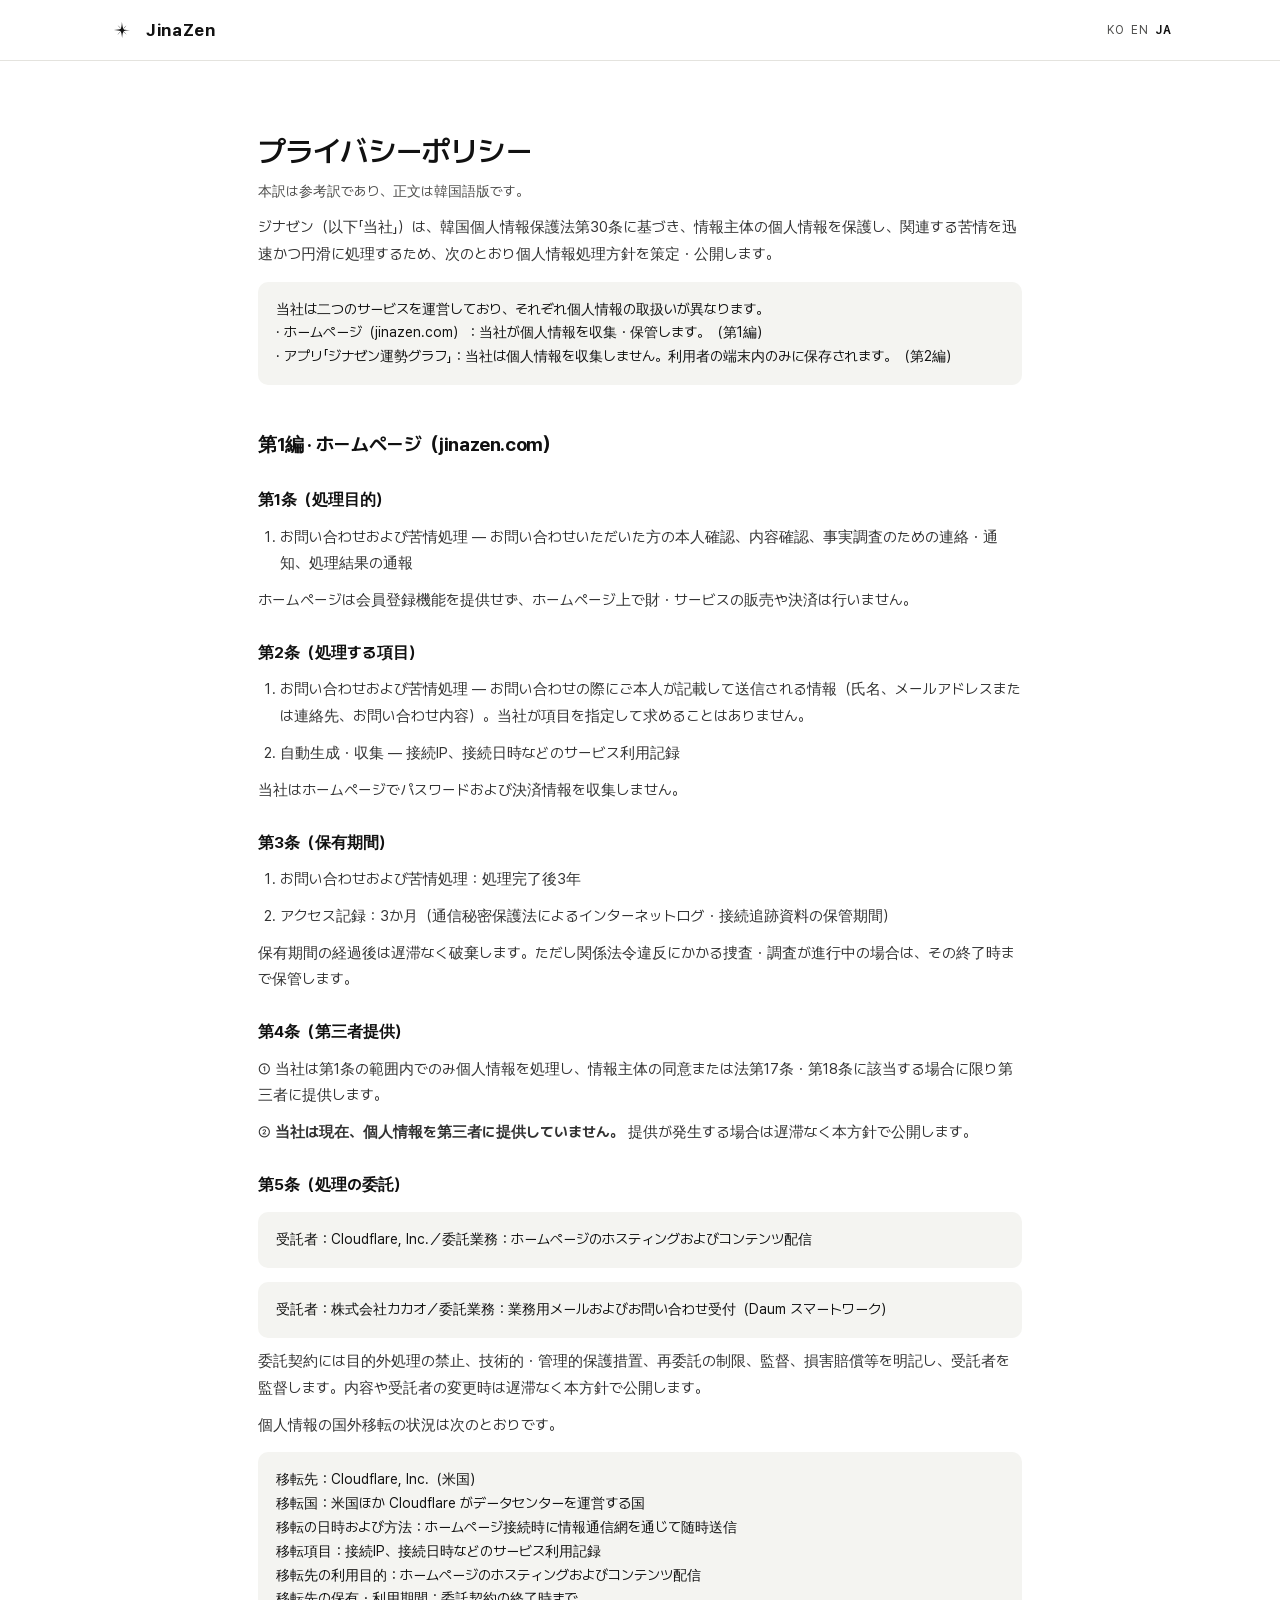
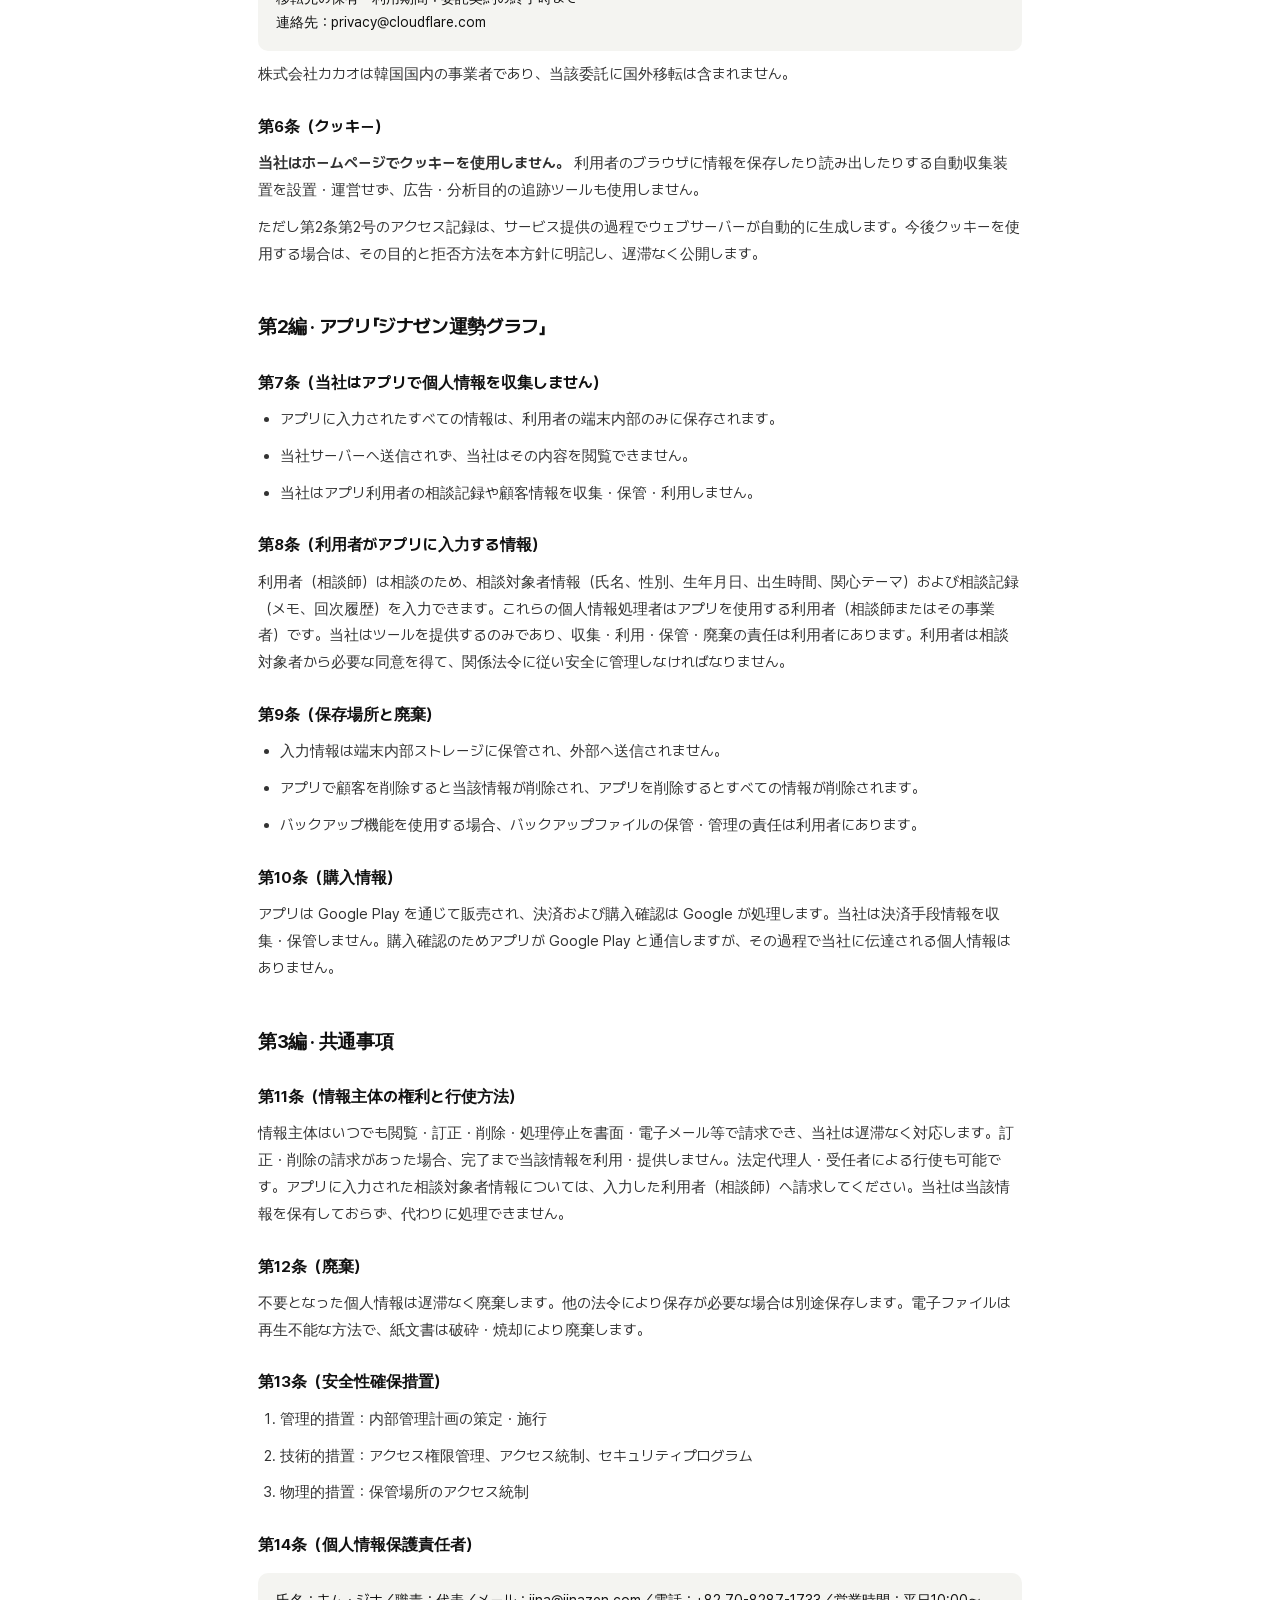
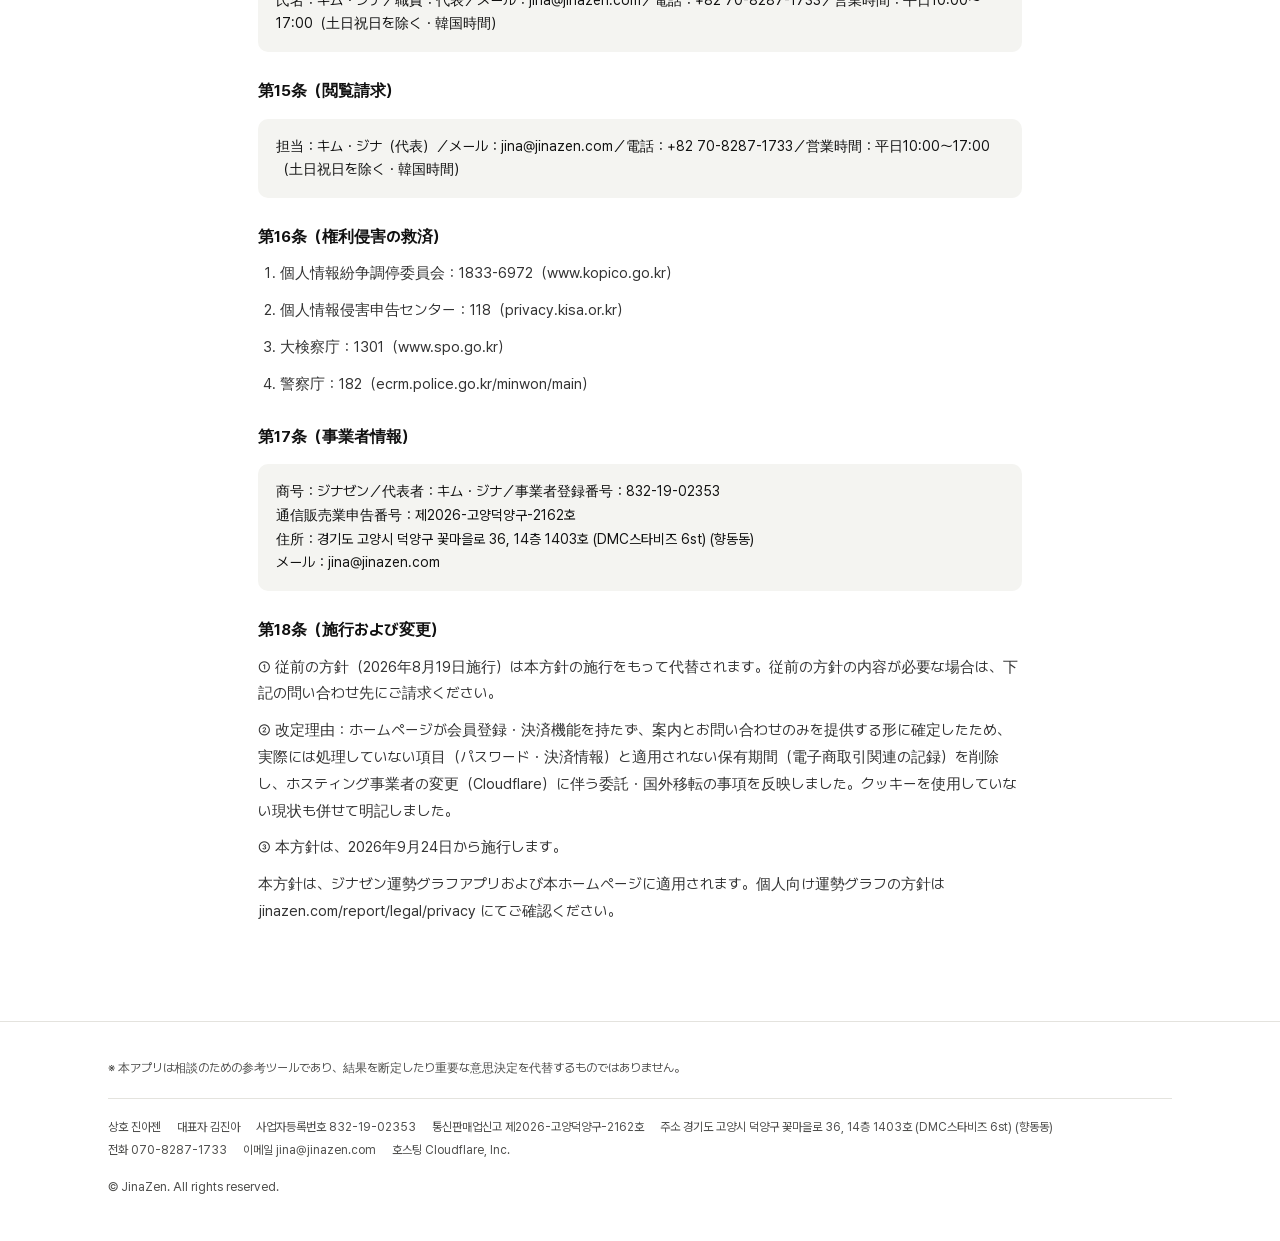
<file: privacy/ja/index.html>
<!DOCTYPE html>
<!-- この文書の「JinaZen」は大文字に直さない。本文ページのブランド表記（JINAZEN）と
     異なって見えるが、第17条の事業者名はブランドではなく**法人の商号**であり、英文の
     事業者登録証明が「JinaZen」である。大文字にすると書類と食い違い、D-U-N-S・
     Play Console の商号一致で問題になる。文書内では表記を統一する。 -->
<html lang="ja">
<head><meta charset="utf-8"><meta name="viewport" content="width=device-width, initial-scale=1">
<title>プライバシーポリシー — JinaZen</title>
<link rel="icon" type="image/svg+xml" href="../../assets/img/northstar.svg">
<link rel="stylesheet" href="../../assets/style.css">
</head><body>
<header class="nav"><div class="wrap">
<a class="brand" href="../../ja/"><img src="../../assets/img/northstar.svg" alt="" width="200" height="200">JinaZen</a>
<div class="lang"><a href="../">KO</a><a href="../en/">EN</a><b>JA</b></div>
</div></header>
<main class="legal">
<h1>プライバシーポリシー</h1>
<p class="date">本訳は参考訳であり、正文は韓国語版です。</p>
<p>ジナゼン（以下「当社」）は、韓国個人情報保護法第30条に基づき、情報主体の個人情報を保護し、関連する苦情を迅速かつ円滑に処理するため、次のとおり個人情報処理方針を策定・公開します。</p>
<div class="box">当社は二つのサービスを運営しており、それぞれ個人情報の取扱いが異なります。<br>
· ホームページ（jinazen.com）：当社が個人情報を収集・保管します。（第1編）<br>
· アプリ「ジナゼン運勢グラフ」：当社は個人情報を収集しません。利用者の端末内のみに保存されます。（第2編）</div>
<h2>第1編 · ホームページ（jinazen.com）</h2>
<h3>第1条（処理目的）</h3>
<ol><li>お問い合わせおよび苦情処理 — お問い合わせいただいた方の本人確認、内容確認、事実調査のための連絡・通知、処理結果の通報</li></ol>
<p>ホームページは会員登録機能を提供せず、ホームページ上で財・サービスの販売や決済は行いません。</p>
<h3>第2条（処理する項目）</h3>
<ol><li>お問い合わせおよび苦情処理 — お問い合わせの際にご本人が記載して送信される情報（氏名、メールアドレスまたは連絡先、お問い合わせ内容）。当社が項目を指定して求めることはありません。</li>
<li>自動生成・収集 — 接続IP、接続日時などのサービス利用記録</li></ol>
<p>当社はホームページでパスワードおよび決済情報を収集しません。</p>
<h3>第3条（保有期間）</h3>
<ol><li>お問い合わせおよび苦情処理：処理完了後3年</li>
<li>アクセス記録：3か月（通信秘密保護法によるインターネットログ・接続追跡資料の保管期間）</li></ol>
<p>保有期間の経過後は遅滞なく破棄します。ただし関係法令違反にかかる捜査・調査が進行中の場合は、その終了時まで保管します。</p>
<h3>第4条（第三者提供）</h3>
<p>① 当社は第1条の範囲内でのみ個人情報を処理し、情報主体の同意または法第17条・第18条に該当する場合に限り第三者に提供します。</p>
<p>② <b>当社は現在、個人情報を第三者に提供していません。</b> 提供が発生する場合は遅滞なく本方針で公開します。</p>
<h3>第5条（処理の委託）</h3>
<div class="box">受託者：Cloudflare, Inc.／委託業務：ホームページのホスティングおよびコンテンツ配信</div>
<div class="box">受託者：株式会社カカオ／委託業務：業務用メールおよびお問い合わせ受付（Daum スマートワーク）</div>
<p>委託契約には目的外処理の禁止、技術的・管理的保護措置、再委託の制限、監督、損害賠償等を明記し、受託者を監督します。内容や受託者の変更時は遅滞なく本方針で公開します。</p>
<p>個人情報の国外移転の状況は次のとおりです。</p>
<div class="box">移転先：Cloudflare, Inc.（米国）<br>
移転国：米国ほか Cloudflare がデータセンターを運営する国<br>
移転の日時および方法：ホームページ接続時に情報通信網を通じて随時送信<br>
移転項目：接続IP、接続日時などのサービス利用記録<br>
移転先の利用目的：ホームページのホスティングおよびコンテンツ配信<br>
移転先の保有・利用期間：委託契約の終了時まで<br>
連絡先：privacy@cloudflare.com</div>
<p>株式会社カカオは韓国国内の事業者であり、当該委託に国外移転は含まれません。</p>
<h3>第6条（クッキー）</h3>
<p><b>当社はホームページでクッキーを使用しません。</b> 利用者のブラウザに情報を保存したり読み出したりする自動収集装置を設置・運営せず、広告・分析目的の追跡ツールも使用しません。</p>
<p>ただし第2条第2号のアクセス記録は、サービス提供の過程でウェブサーバーが自動的に生成します。今後クッキーを使用する場合は、その目的と拒否方法を本方針に明記し、遅滞なく公開します。</p>

<h2>第2編 · アプリ「ジナゼン運勢グラフ」</h2>
<h3>第7条（当社はアプリで個人情報を収集しません）</h3>
<ul><li>アプリに入力されたすべての情報は、利用者の端末内部のみに保存されます。</li>
<li>当社サーバーへ送信されず、当社はその内容を閲覧できません。</li>
<li>当社はアプリ利用者の相談記録や顧客情報を収集・保管・利用しません。</li></ul>
<h3>第8条（利用者がアプリに入力する情報）</h3>
<p>利用者（相談師）は相談のため、相談対象者情報（氏名、性別、生年月日、出生時間、関心テーマ）および相談記録（メモ、回次履歴）を入力できます。これらの個人情報処理者はアプリを使用する利用者（相談師またはその事業者）です。当社はツールを提供するのみであり、収集・利用・保管・廃棄の責任は利用者にあります。利用者は相談対象者から必要な同意を得て、関係法令に従い安全に管理しなければなりません。</p>
<h3>第9条（保存場所と廃棄）</h3>
<ul><li>入力情報は端末内部ストレージに保管され、外部へ送信されません。</li>
<li>アプリで顧客を削除すると当該情報が削除され、アプリを削除するとすべての情報が削除されます。</li>
<li>バックアップ機能を使用する場合、バックアップファイルの保管・管理の責任は利用者にあります。</li></ul>
<h3>第10条（購入情報）</h3>
<p>アプリは Google Play を通じて販売され、決済および購入確認は Google が処理します。当社は決済手段情報を収集・保管しません。購入確認のためアプリが Google Play と通信しますが、その過程で当社に伝達される個人情報はありません。</p>
<h2>第3編 · 共通事項</h2>
<h3>第11条（情報主体の権利と行使方法）</h3>
<p>情報主体はいつでも閲覧・訂正・削除・処理停止を書面・電子メール等で請求でき、当社は遅滞なく対応します。訂正・削除の請求があった場合、完了まで当該情報を利用・提供しません。法定代理人・受任者による行使も可能です。アプリに入力された相談対象者情報については、入力した利用者（相談師）へ請求してください。当社は当該情報を保有しておらず、代わりに処理できません。</p>
<h3>第12条（廃棄）</h3>
<p>不要となった個人情報は遅滞なく廃棄します。他の法令により保存が必要な場合は別途保存します。電子ファイルは再生不能な方法で、紙文書は破砕・焼却により廃棄します。</p>
<h3>第13条（安全性確保措置）</h3>
<ol><li>管理的措置：内部管理計画の策定・施行</li><li>技術的措置：アクセス権限管理、アクセス統制、セキュリティプログラム</li><li>物理的措置：保管場所のアクセス統制</li></ol>
<h3>第14条（個人情報保護責任者）</h3>
<div class="box">氏名：キム・ジナ／職責：代表／メール：jina@jinazen.com／電話：+82 70-8287-1733<!-- 🔴 번역 초안 — 원문: 「평일 10:00~17:00 (주말·공휴일 제외)」. 소유자 확인 전 -->／営業時間：平日10:00〜17:00（土日祝日を除く・韓国時間）</div>
<h3>第15条（閲覧請求）</h3>
<div class="box">担当：キム・ジナ（代表）／メール：jina@jinazen.com／電話：+82 70-8287-1733<!-- 🔴 번역 초안 — 원문: 「평일 10:00~17:00 (주말·공휴일 제외)」. 소유자 확인 전 -->／営業時間：平日10:00〜17:00（土日祝日を除く・韓国時間）</div>
<h3>第16条（権利侵害の救済）</h3>
<ol><li>個人情報紛争調停委員会：1833-6972（www.kopico.go.kr）</li>
<li>個人情報侵害申告センター：118（privacy.kisa.or.kr）</li>
<li>大検察庁：1301（www.spo.go.kr）</li>
<li>警察庁：182（ecrm.police.go.kr/minwon/main）</li></ol>
<h3>第17条（事業者情報）</h3>
<div class="box">商号：ジナゼン／代表者：キム・ジナ／事業者登録番号：832-19-02353<br><!-- 🔴 라벨 번역 초안 · 번호와 주소는 서류 원문(한국어) 그대로 -->通信販売業申告番号：<span lang="ko">제2026-고양덕양구-2162호</span><br>住所：<span lang="ko">경기도 고양시 덕양구 꽃마을로 36, 14층 1403호 (DMC스타비즈 6st) (향동동)</span><br>メール：jina@jinazen.com</div>
<h3>第18条（施行および変更）</h3>
<p>① 従前の方針（2026年8月19日施行）は本方針の施行をもって代替されます。従前の方針の内容が必要な場合は、下記の問い合わせ先にご請求ください。</p>
<p>② 改定理由：ホームページが会員登録・決済機能を持たず、案内とお問い合わせのみを提供する形に確定したため、実際には処理していない項目（パスワード・決済情報）と適用されない保有期間（電子商取引関連の記録）を削除し、ホスティング事業者の変更（Cloudflare）に伴う委託・国外移転の事項を反映しました。クッキーを使用していない現状も併せて明記しました。</p>
<!-- 🔴 SITE-47 §1 ② (소유자 확정 2026-09-24) — **현행 시행일**. 없던 것을 더한 것이고 ①② 는 손대지 않았다.
     🔴 법정 기재사항이다(개인정보 보호법 제30조). 종전에는 ① 이 「이 방침의 **시행**」을 가리키는데
        그 시행일이 이 문서 어디에도 없었다.
     🔴 **①② 앞이 아니라 ③ 으로 뒀다.** 앞에 두려면 ①→② ②→③ 으로 **번호를 다시 매겨야 하고**,
        그것은 이번에 건드리지 않기로 한 조항을 건드리는 것이다. 작성지침도 이 줄을 조항 끝에 둔다.
     🔴 **날짜는 (가) 이번 변경일이다** — (나) 최초 시행일이 아니다. 소유자가 골랐다.
        ⚠ 그래서 2026-08-19 ~ 09-23 구간은 「종전 방침이 걸려 있던 기간」으로 읽힌다.
     ⚠ 글자를 새로 짓지 않았다 — 웹 방침 `web_report/legal.py:527` 의 「이 방침은 {날짜}부터 시행합니다」와
       **같은 문장**이고, 날짜 표기도 이 문서 ① 의 「2026년 8월 19일」과 같은 꼴이다.
     🔴 **번역 초안이다 — 소유자 확인 전.** 정문은 한국어판이다. 낱말은 이 쪽 자신의 것을 썼다 —
     ① 의 「本方針の施行をもって」 · 「2026年8月19日施行」 과 같은 꼴. -->
<p>③ 本方針は、2026年9月24日から施行します。</p>
<!-- 🔴 SITE-47 §1 ① (소유자 확정 2026-09-24) — 종전 한 줄을 이 한 줄로 갈음했다.
     ~~<p>※ 今後 jinazen.com/report にて別途サービスを提供する場合、当該サービスにおける個人情報の取扱いは別途定める方針に従います。</p>~~
     🔴 「향후」가 **거짓이 됐다** — 개인용 운세그래프(jinazen.com/report)가 **이미 열려 있다.**
     🔴 취소선으로 남긴다 — 지우면 다음 사람이 「왜 바꿨나」를 처음부터 다시 조사한다.
     글자는 WEB-51 §4 가 준비한 한 줄이고, 이름은 WEB-54 가 확정한 「개인용 운세그래프」다
     (WEB-51 원문의 「진아젠 운명리포트」가 아니다 — 그 이름은 2026-09-22 에 바뀌었다).
     ⚠ 웹 쪽 `web_report/legal.py` 의 **맨 위 한 줄**이 이 쪽(jinazen.com/privacy)을 가리킨다 — 둘이 서로 가리킨다.
     ⚠ 링크로 걸지 않았다 — 이 문서는 제16조의 기관 누리집도 전부 맨글자다.
     🔴 **번역 초안이다 — 소유자 확인 전.** 정문은 한국어판이고, 이름은 이 문서의
     「ジナゼン運勢グラフ」 · 메뉴의 「個人向け」 를 따랐다. -->
<p>本方針は、ジナゼン運勢グラフアプリおよび本ホームページに適用されます。個人向け運勢グラフの方針は jinazen.com/report/legal/privacy にてご確認ください。</p>
</main>
<footer><div class="wrap">
<p class="disclaimer">※ 本アプリは相談のための参考ツールであり、結果を断定したり重要な意思決定を代替するものではありません。</p>
<div class="biz" lang="ko">
<span>상호 진아젠</span><span>대표자 김진아</span><span>사업자등록번호 832-19-02353</span><span>통신판매업신고 제2026-고양덕양구-2162호</span>
<span>주소 경기도 고양시 덕양구 꽃마을로 36, 14층 1403호 (DMC스타비즈 6st) (향동동)</span>
<span>전화 070-8287-1733</span><span>이메일 <a href="mailto:jina@jinazen.com">jina@jinazen.com</a></span><span>호스팅 Cloudflare, Inc.</span>
</div>
<div class="row"><span>© JinaZen. All rights reserved.</span></div>
</div></footer>
</body></html>
</file>
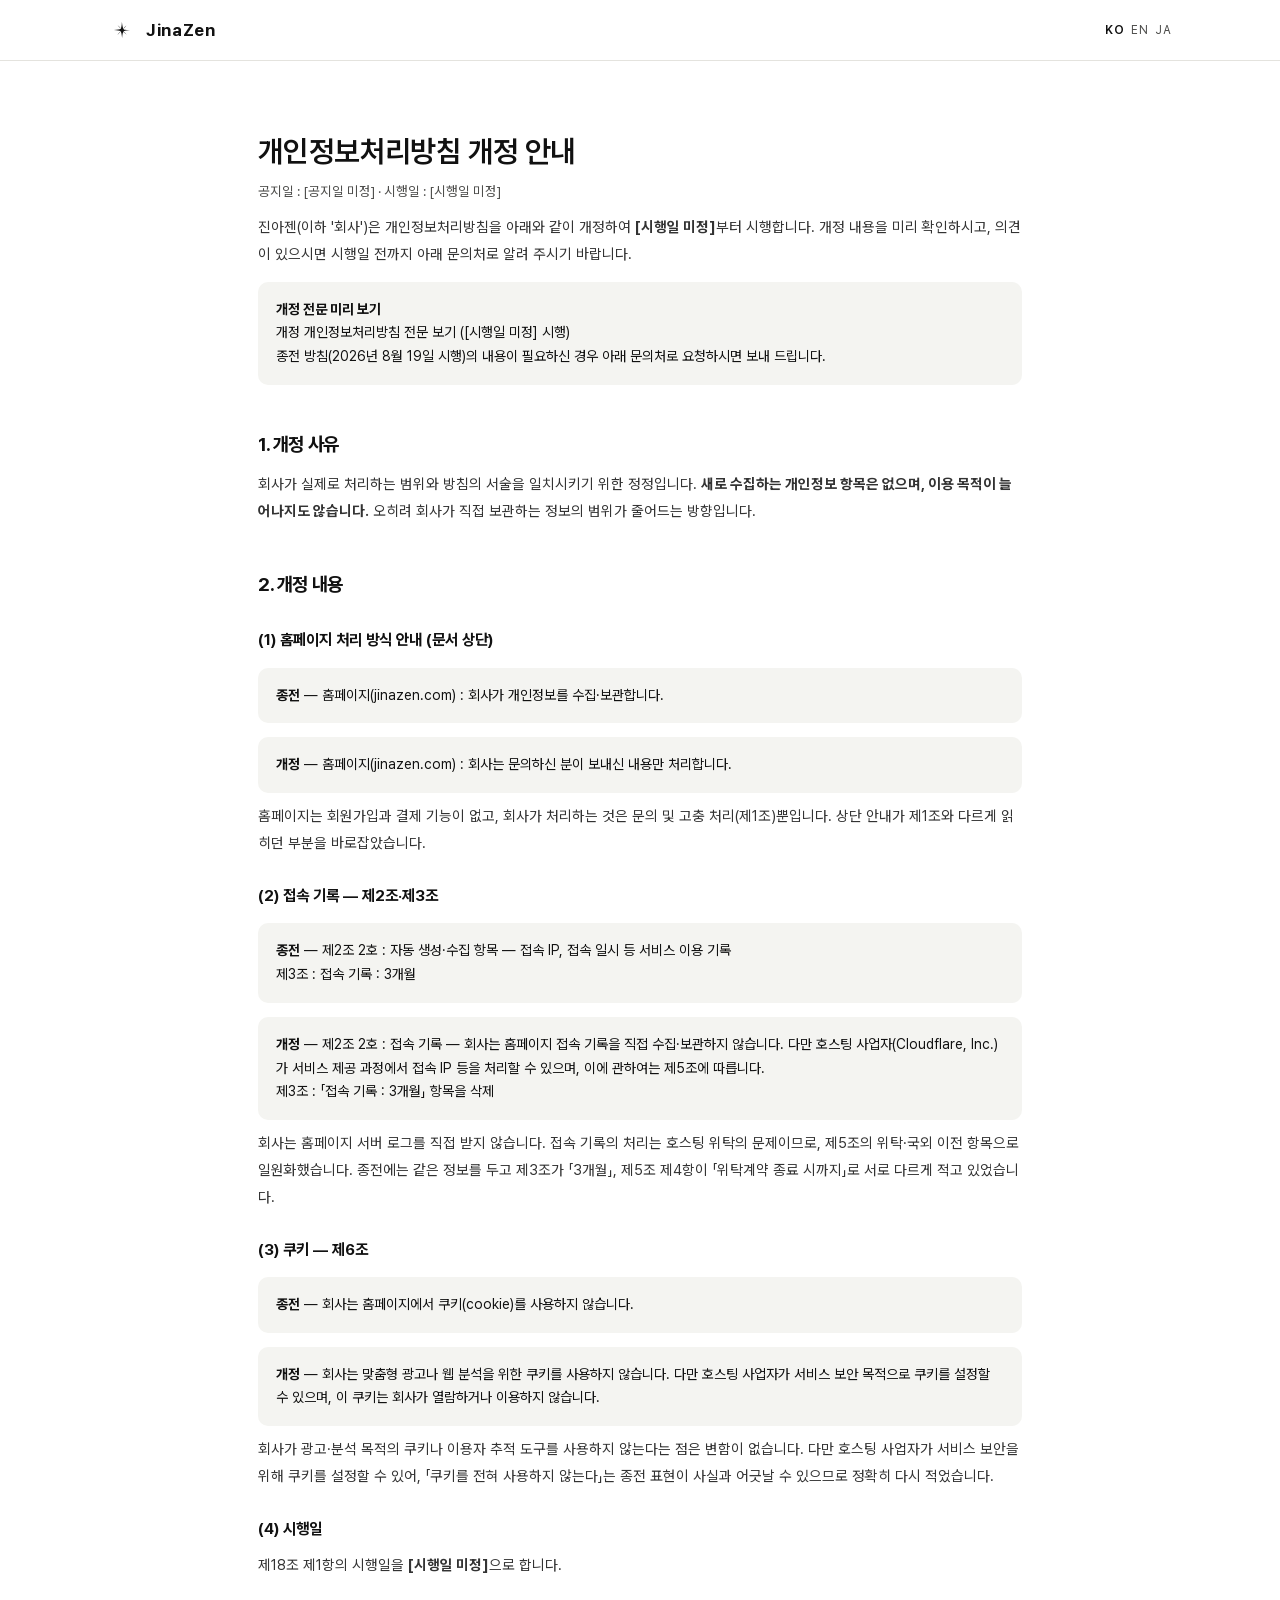
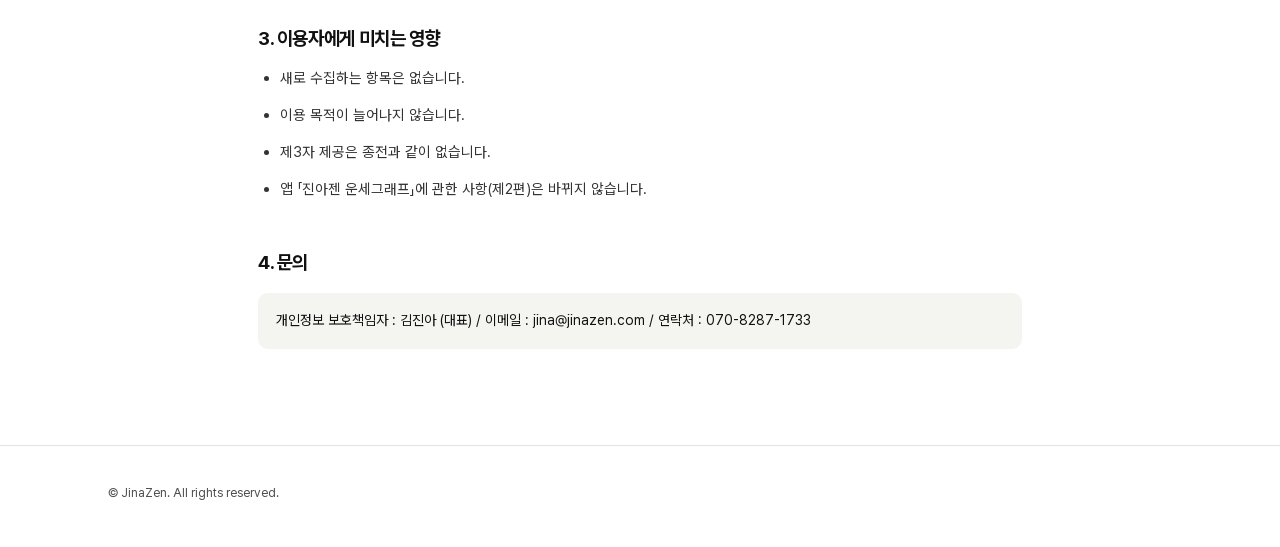
<file: privacy/notice/index.html>
<!DOCTYPE html>
<!-- 개인정보처리방침 개정 **사전 공지** (TASK-SITE-EDIT-1 [3]).

     🔴 시행일 미확정 · Play 등록 → 도메인 이전 완료 후 7일 · 배포 금지

        공지일도 함께 미확정이다. 자리표시자가 남은 채 배포하지 않는다.
        공지는 이전 완료가 확정되는 날 올리고, 그날부터 7일 뒤가 시행일이다.
        검사: `python3 scripts/check_placeholders.py`

        사슬: D-U-N-S 발급 → Play 스토어 등록 → 도메인 이전 → +7일 → 시행.
        D-U-N-S 는 2026-08-19 신청 후 대기 중이므로 **시행은 10월 이후**다.

     ⚠ 「8/29 까지 공지」는 무효다. 시행일 9/5 를 철회했으므로 역산한 공지일도
        함께 무효가 된다 — 날짜 하나만 고치면 사전 공지 기간이 어긋난다.

     이 페이지는 시행일까지만 필요하고, 시행 후에는 지워도 된다.
     지울 때 privacy/{,en/,ja/} 의 안내 줄도 함께 지운다 — 셋이 한 벌이다.

     🔴 「개정된다」만 알리고 내용을 못 보면 공지가 아니다. 그래서 이 페이지는
        바뀌는 조문을 **전후 대조로 그대로 싣고**, 개정 전문으로 가는 링크를 둔다. -->
<html lang="ko">
<head><meta charset="utf-8"><meta name="viewport" content="width=device-width, initial-scale=1">
<title>개인정보처리방침 개정 안내 — JinaZen</title>
<link rel="icon" type="image/svg+xml" href="../../assets/img/northstar.svg">
<link rel="stylesheet" href="../../assets/style.css">
</head><body>
<header class="nav"><div class="wrap">
<a class="brand" href="../../"><img src="../../assets/img/northstar.svg" alt="" width="200" height="200">JinaZen</a>
<div class="lang"><b>KO</b><a href="en/">EN</a><a href="ja/">JA</a></div>
</div></header>
<main class="legal">
<h1>개인정보처리방침 개정 안내</h1>
<p class="date">공지일 : [공지일 미정] · 시행일 : [시행일 미정]</p>
<p>진아젠(이하 '회사')은 개인정보처리방침을 아래와 같이 개정하여 <b>[시행일 미정]</b>부터 시행합니다. 개정 내용을 미리 확인하시고, 의견이 있으시면 시행일 전까지 아래 문의처로 알려 주시기 바랍니다.</p>
<div class="box"><b>개정 전문 미리 보기</b><br>
<a href="../">개정 개인정보처리방침 전문 보기 ([시행일 미정] 시행)</a><br>
종전 방침(2026년 8월 19일 시행)의 내용이 필요하신 경우 아래 문의처로 요청하시면 보내 드립니다.</div>

<h2>1. 개정 사유</h2>
<p>회사가 실제로 처리하는 범위와 방침의 서술을 일치시키기 위한 정정입니다. <b>새로 수집하는 개인정보 항목은 없으며, 이용 목적이 늘어나지도 않습니다.</b> 오히려 회사가 직접 보관하는 정보의 범위가 줄어드는 방향입니다.</p>

<h2>2. 개정 내용</h2>

<h3>(1) 홈페이지 처리 방식 안내 (문서 상단)</h3>
<div class="box"><b>종전</b> — 홈페이지(jinazen.com) : 회사가 개인정보를 수집·보관합니다.</div>
<div class="box"><b>개정</b> — 홈페이지(jinazen.com) : 회사는 문의하신 분이 보내신 내용만 처리합니다.</div>
<p>홈페이지는 회원가입과 결제 기능이 없고, 회사가 처리하는 것은 문의 및 고충 처리(제1조)뿐입니다. 상단 안내가 제1조와 다르게 읽히던 부분을 바로잡았습니다.</p>

<h3>(2) 접속 기록 — 제2조·제3조</h3>
<div class="box"><b>종전</b> — 제2조 2호 : 자동 생성·수집 항목 — 접속 IP, 접속 일시 등 서비스 이용 기록<br>
제3조 : 접속 기록 : 3개월</div>
<div class="box"><b>개정</b> — 제2조 2호 : 접속 기록 — 회사는 홈페이지 접속 기록을 직접 수집·보관하지 않습니다. 다만 호스팅 사업자(Cloudflare, Inc.)가 서비스 제공 과정에서 접속 IP 등을 처리할 수 있으며, 이에 관하여는 제5조에 따릅니다.<br>
제3조 : 「접속 기록 : 3개월」 항목을 삭제</div>
<p>회사는 홈페이지 서버 로그를 직접 받지 않습니다. 접속 기록의 처리는 호스팅 위탁의 문제이므로, 제5조의 위탁·국외 이전 항목으로 일원화했습니다. 종전에는 같은 정보를 두고 제3조가 「3개월」, 제5조 제4항이 「위탁계약 종료 시까지」로 서로 다르게 적고 있었습니다.</p>

<h3>(3) 쿠키 — 제6조</h3>
<div class="box"><b>종전</b> — 회사는 홈페이지에서 쿠키(cookie)를 사용하지 않습니다.</div>
<div class="box"><b>개정</b> — 회사는 맞춤형 광고나 웹 분석을 위한 쿠키를 사용하지 않습니다. 다만 호스팅 사업자가 서비스 보안 목적으로 쿠키를 설정할 수 있으며, 이 쿠키는 회사가 열람하거나 이용하지 않습니다.</div>
<p>회사가 광고·분석 목적의 쿠키나 이용자 추적 도구를 사용하지 않는다는 점은 변함이 없습니다. 다만 호스팅 사업자가 서비스 보안을 위해 쿠키를 설정할 수 있어, 「쿠키를 전혀 사용하지 않는다」는 종전 표현이 사실과 어긋날 수 있으므로 정확히 다시 적었습니다.</p>

<h3>(4) 시행일</h3>
<p>제18조 제1항의 시행일을 <b>[시행일 미정]</b>으로 합니다.</p>

<h2>3. 이용자에게 미치는 영향</h2>
<ul><li>새로 수집하는 항목은 없습니다.</li>
<li>이용 목적이 늘어나지 않습니다.</li>
<li>제3자 제공은 종전과 같이 없습니다.</li>
<li>앱 「진아젠 운세그래프」에 관한 사항(제2편)은 바뀌지 않습니다.</li></ul>

<h2>4. 문의</h2>
<div class="box">개인정보 보호책임자 : 김진아 (대표) / 이메일 : jina@jinazen.com / 연락처 : 070-8287-1733</div>
</main>
<footer><div class="wrap"><span>© JinaZen. All rights reserved.</span></div></footer>
</body></html>
</file>
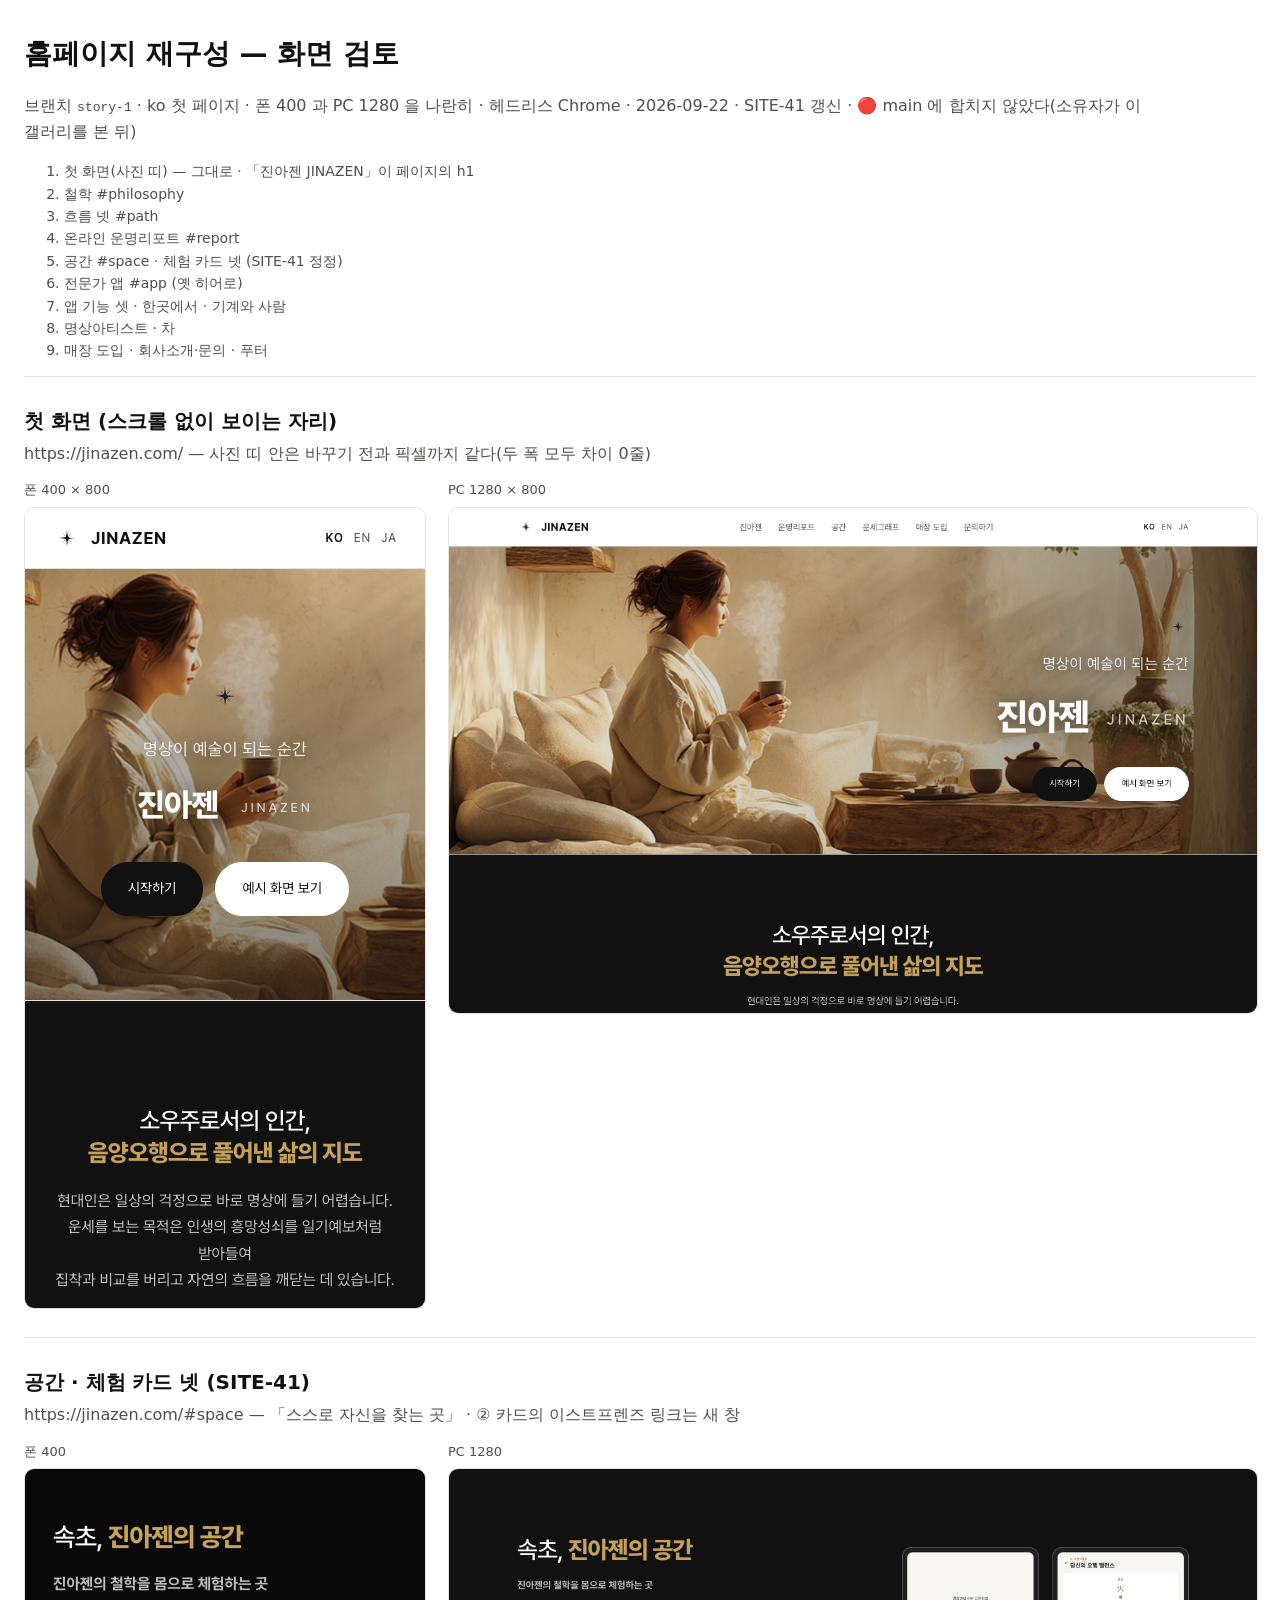
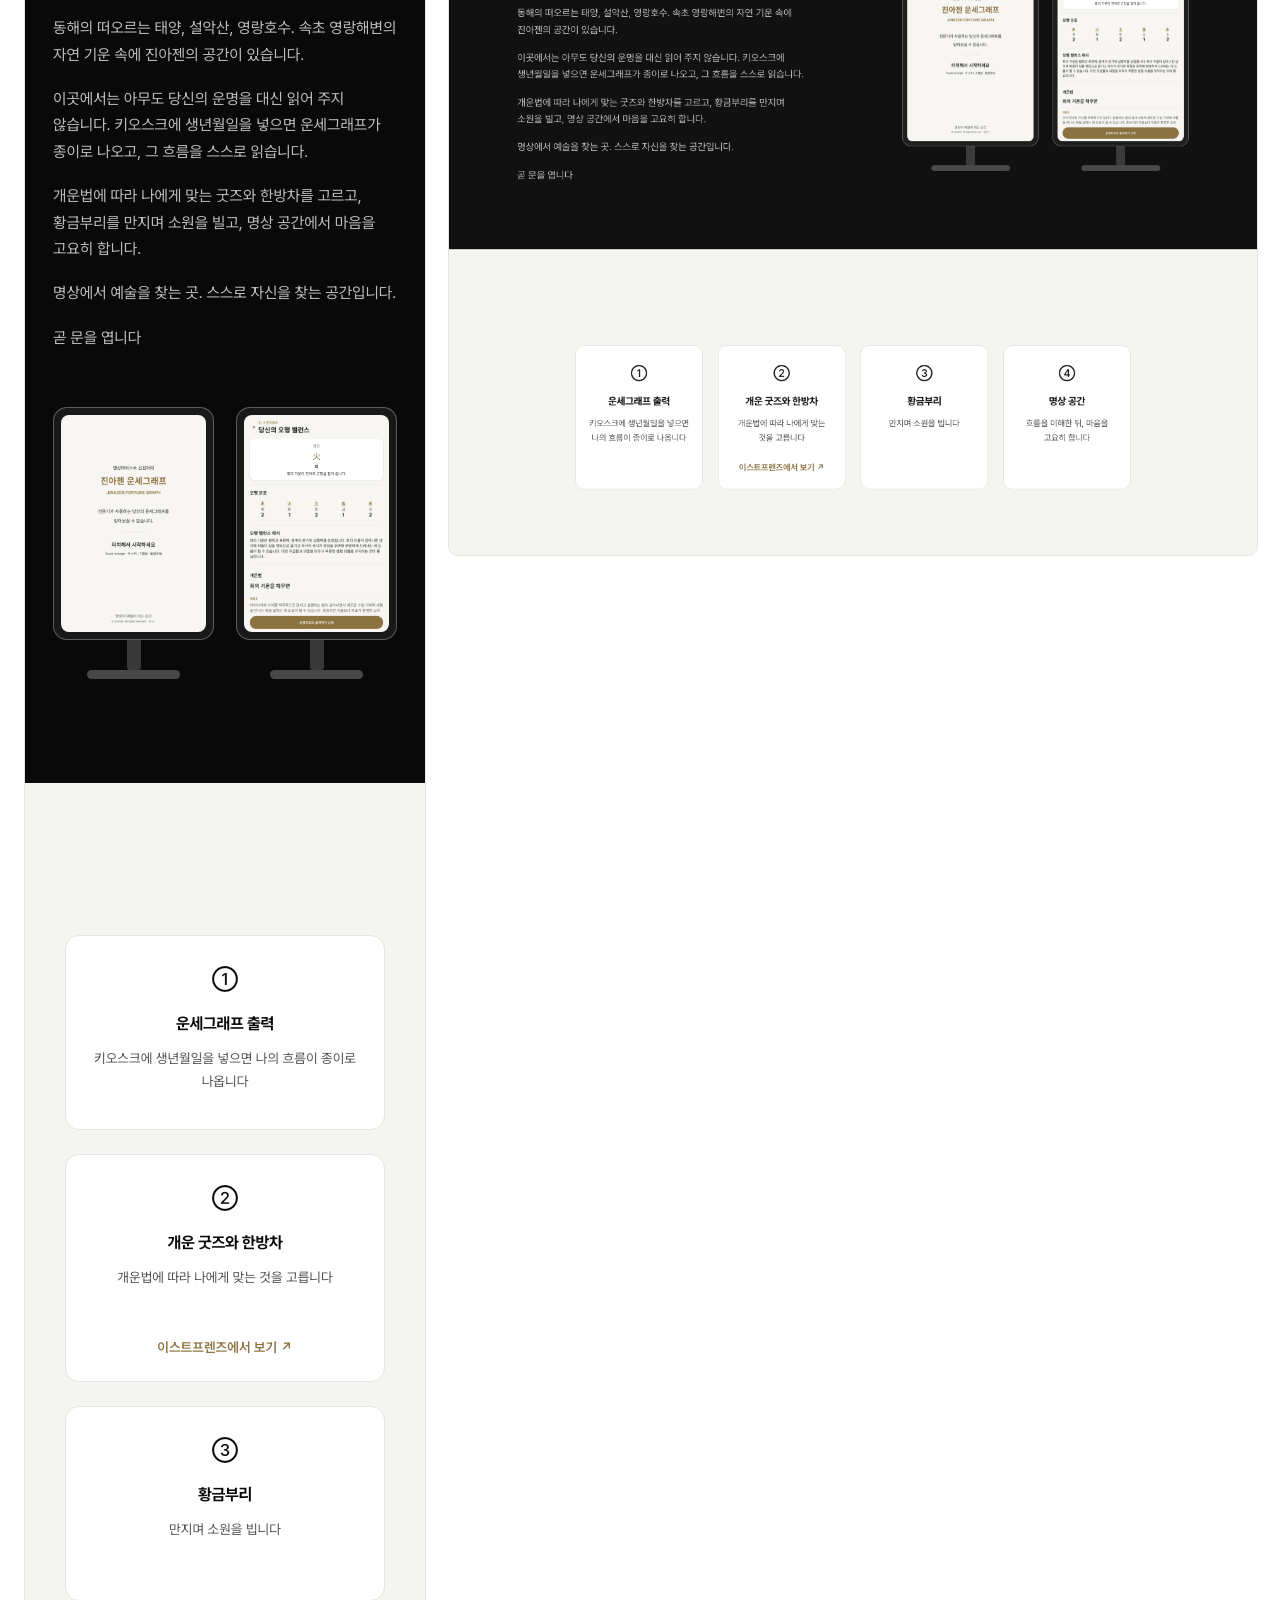
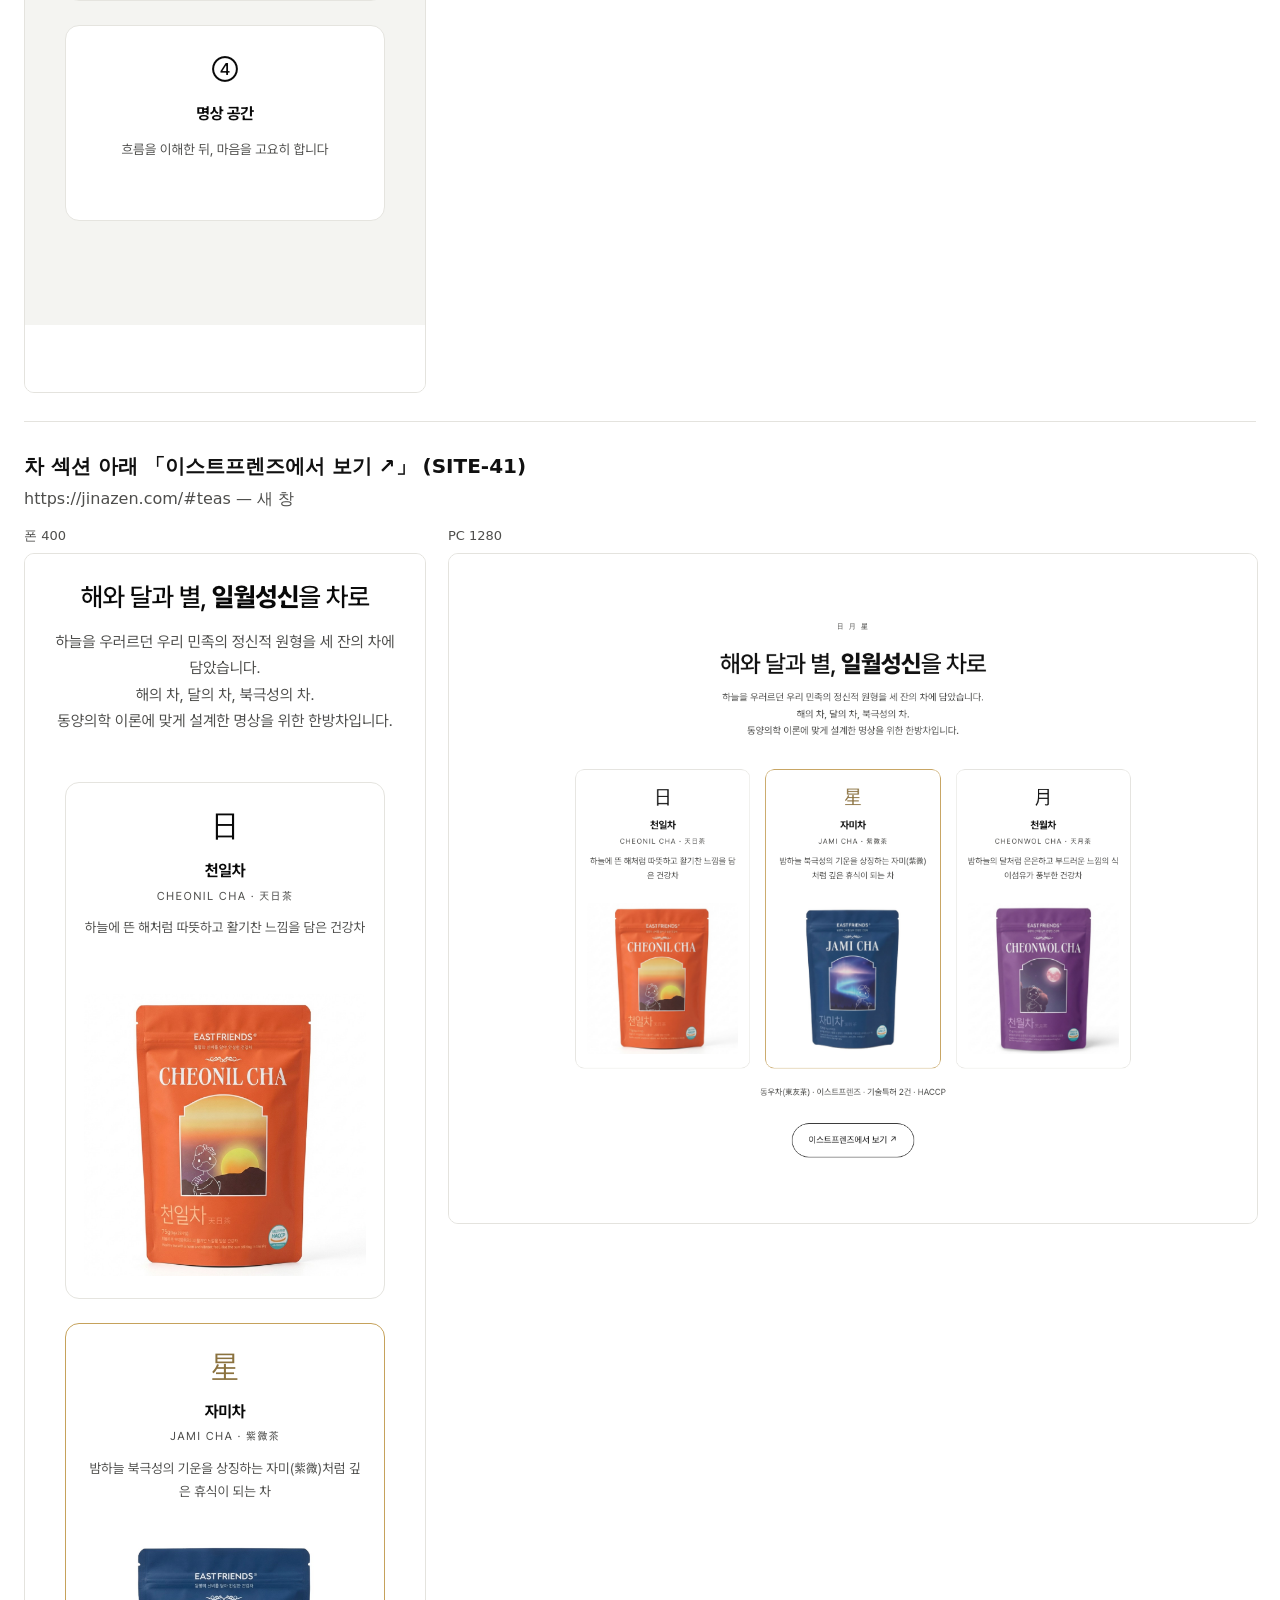
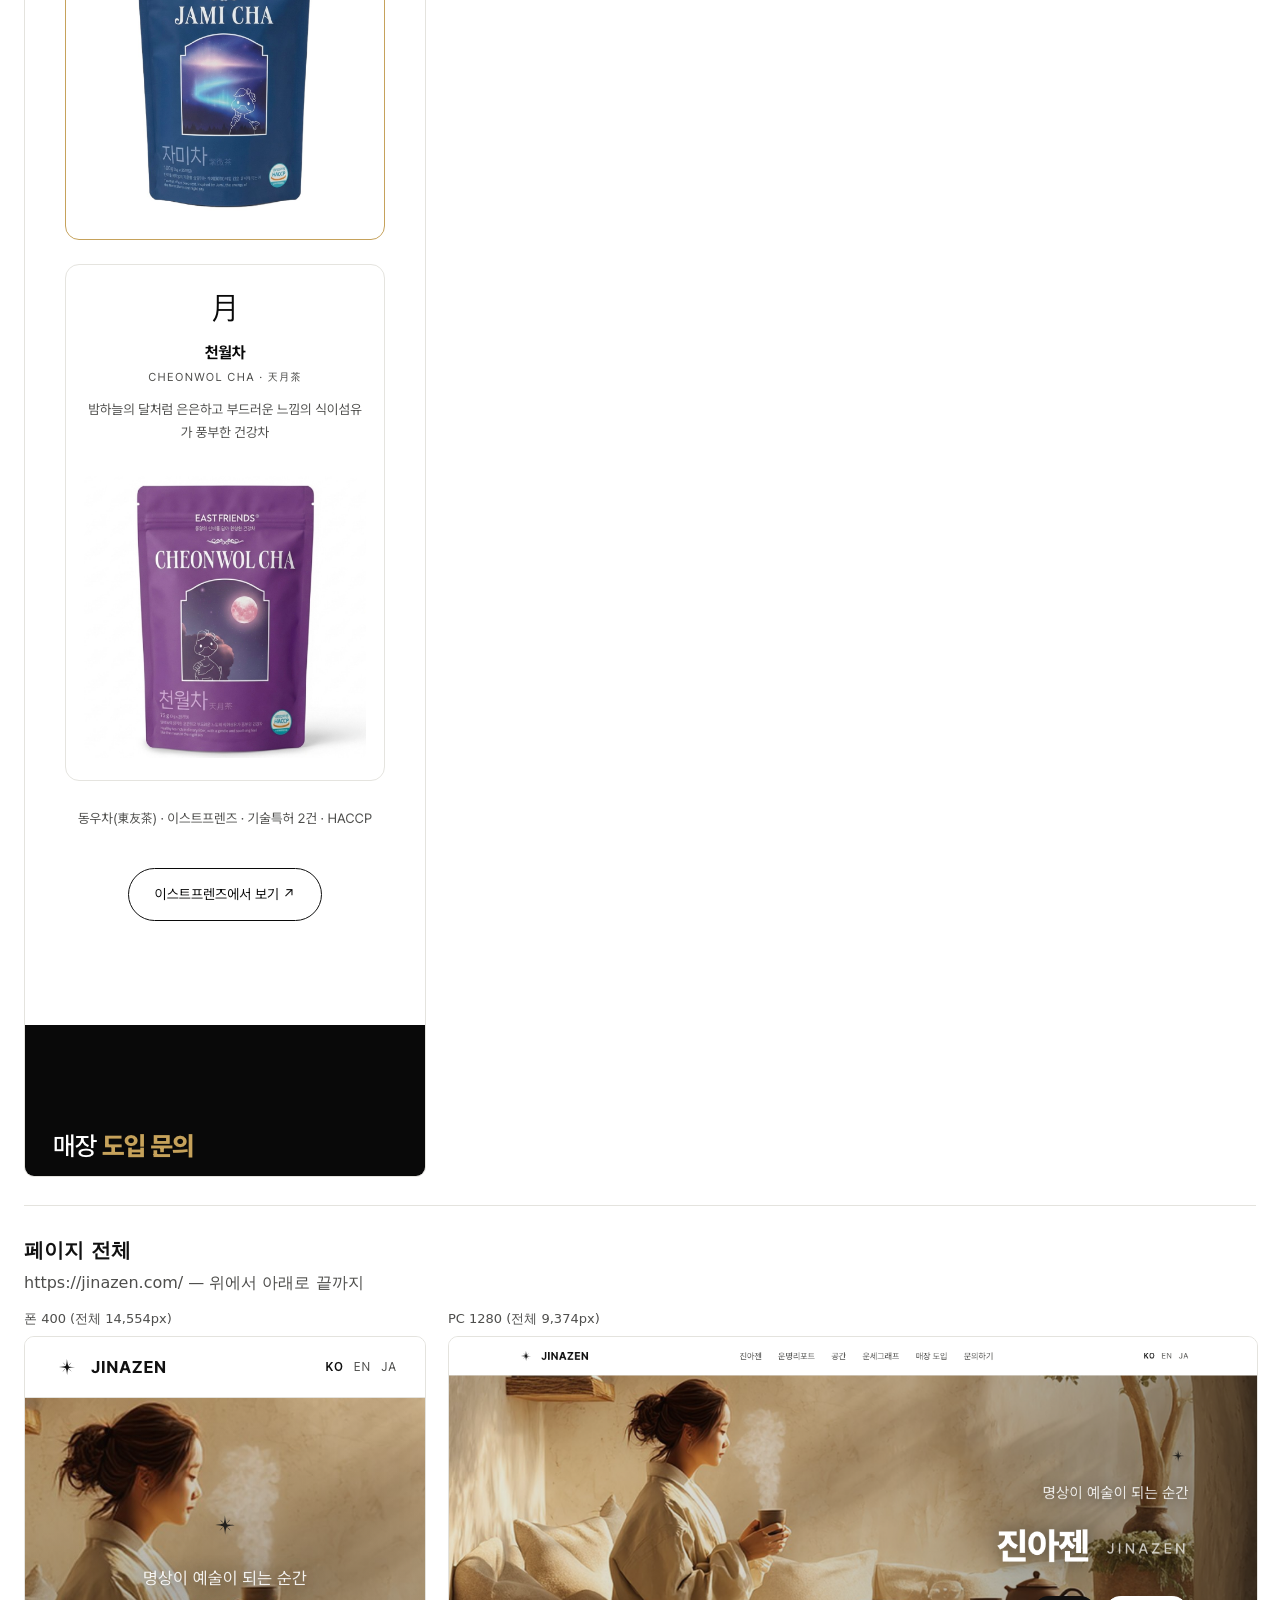
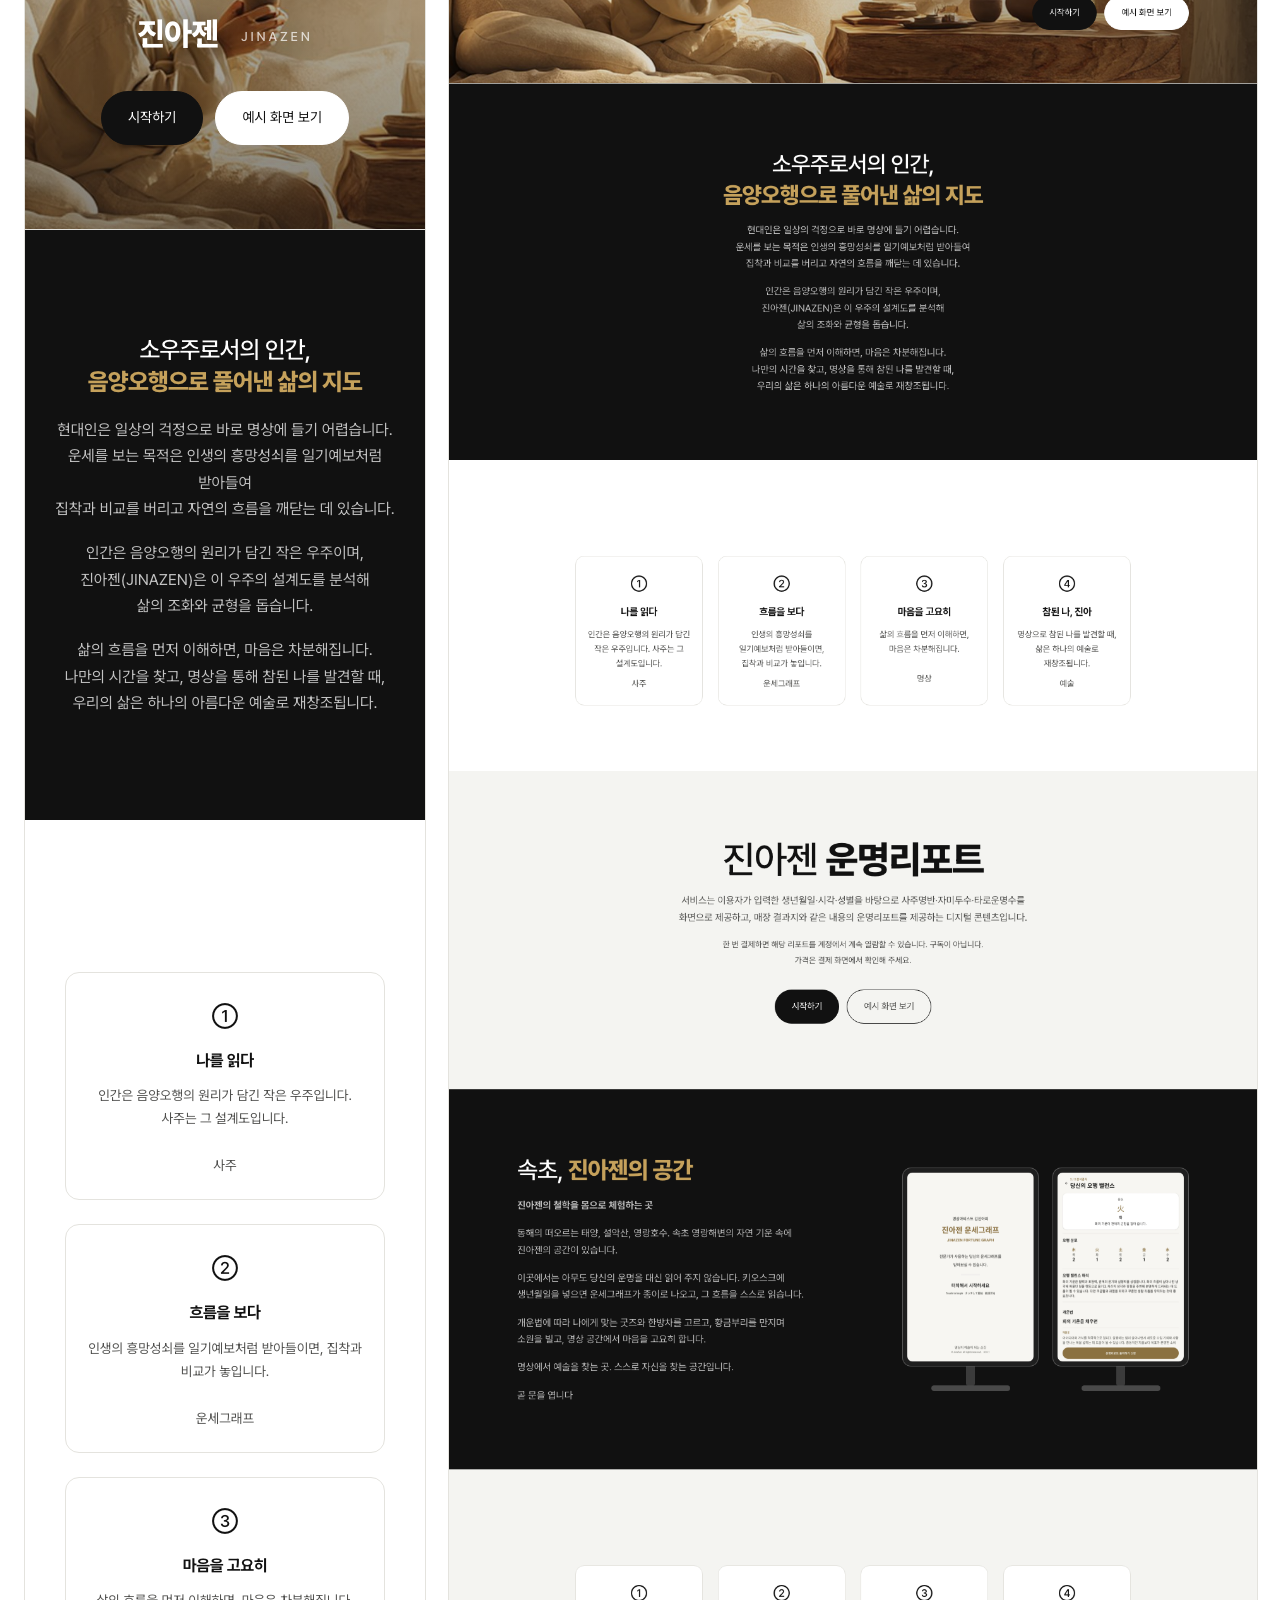
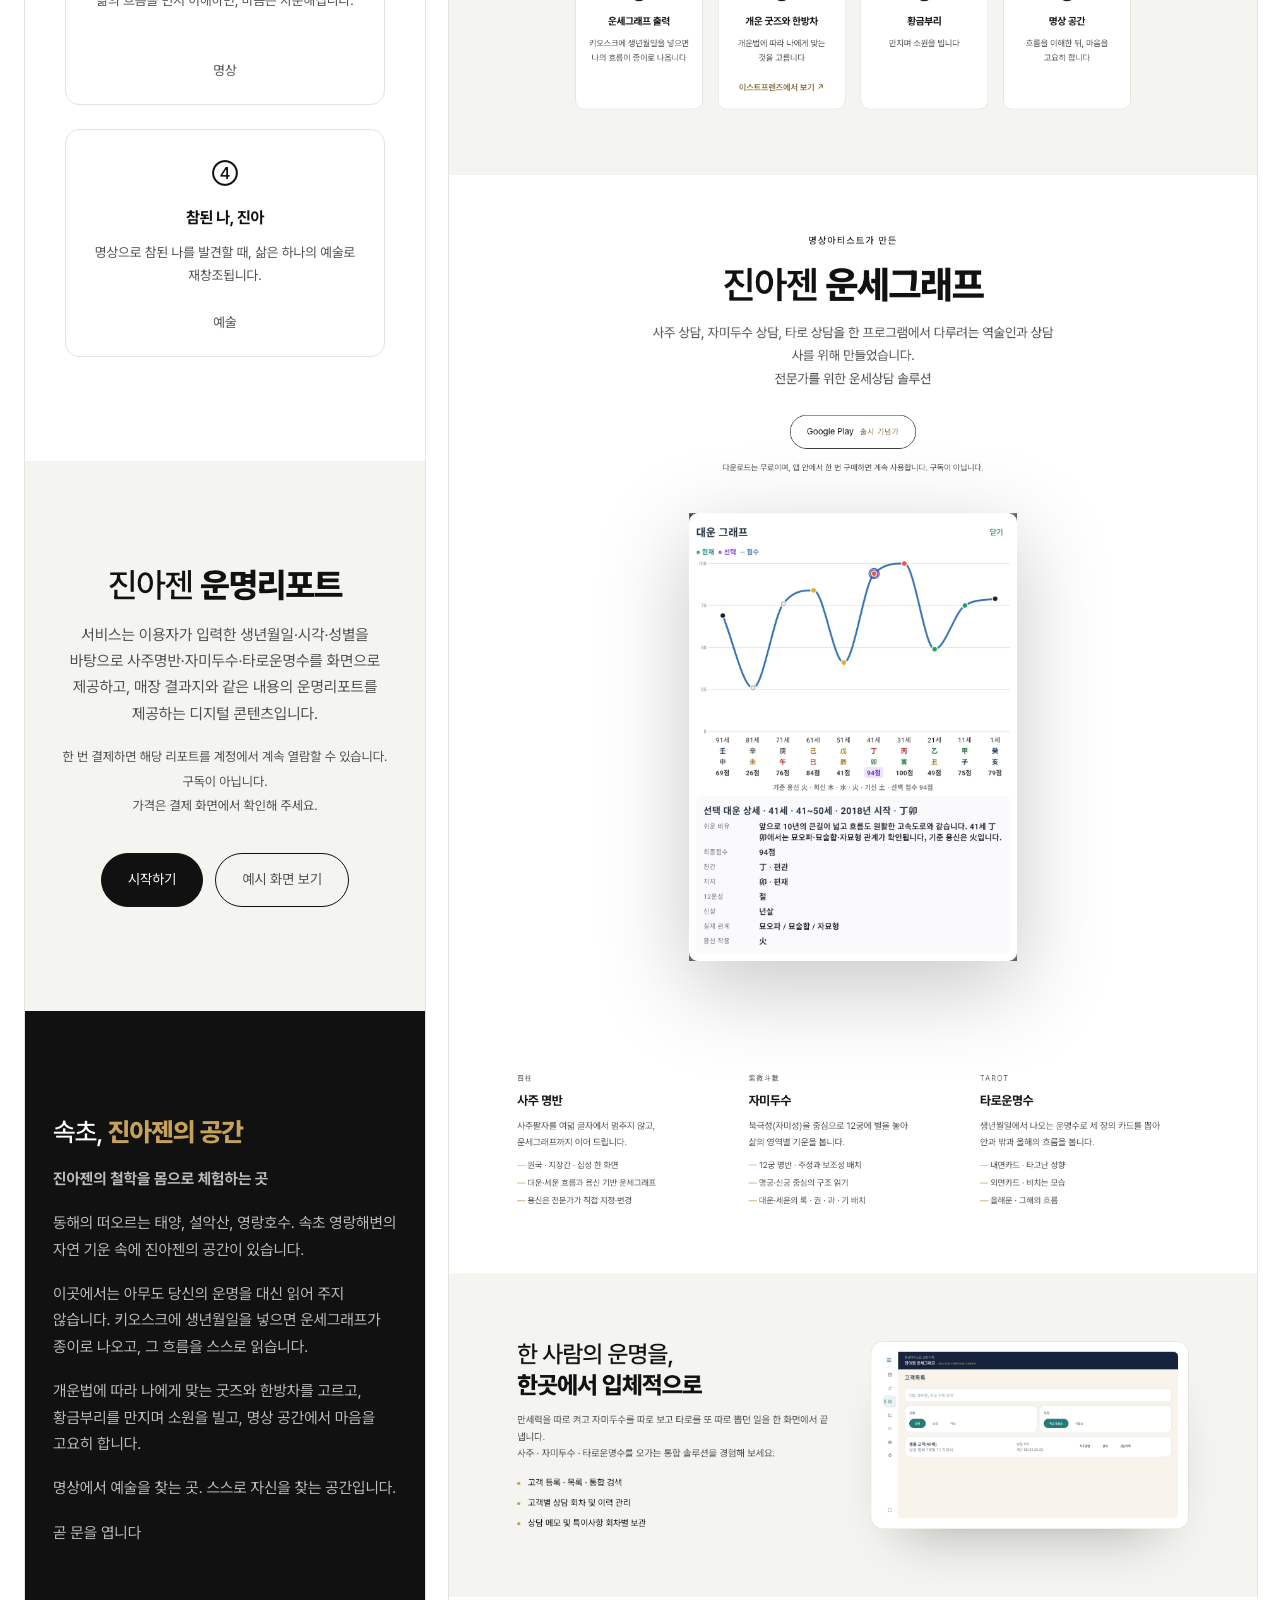
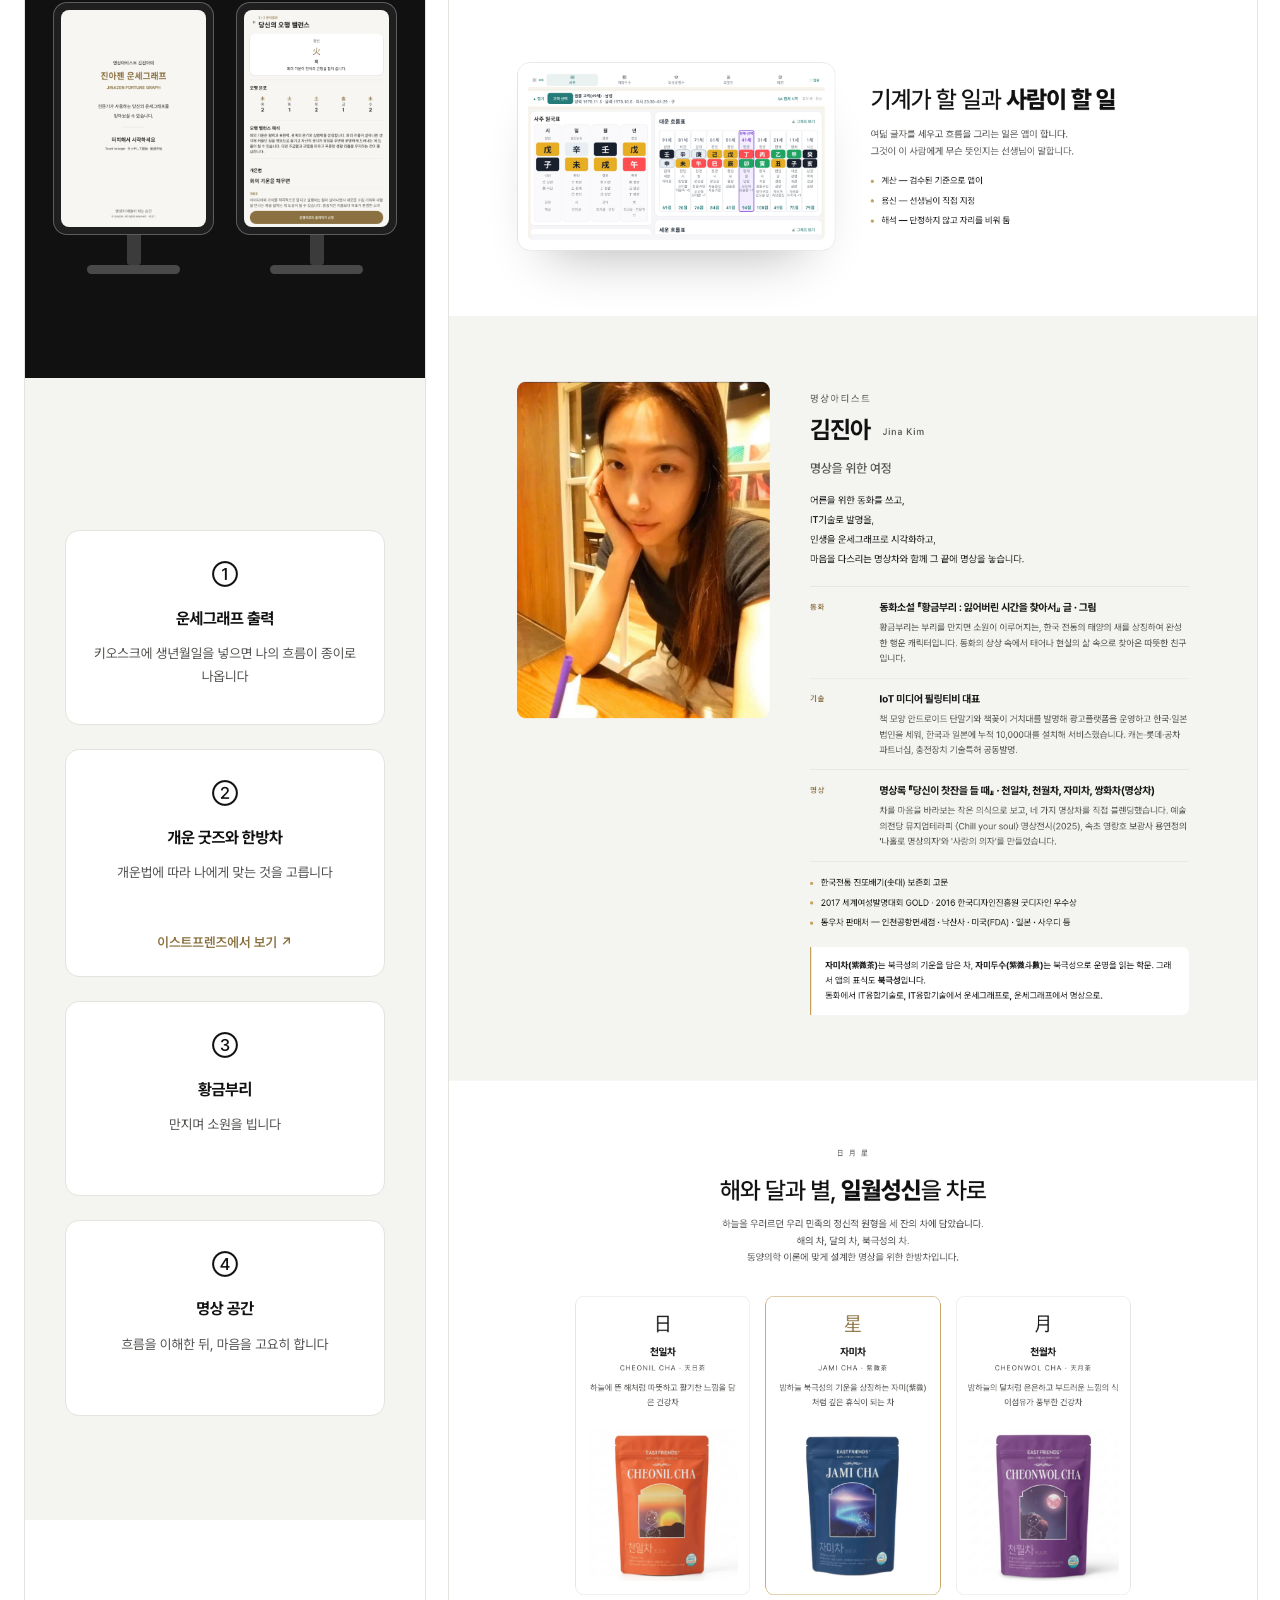
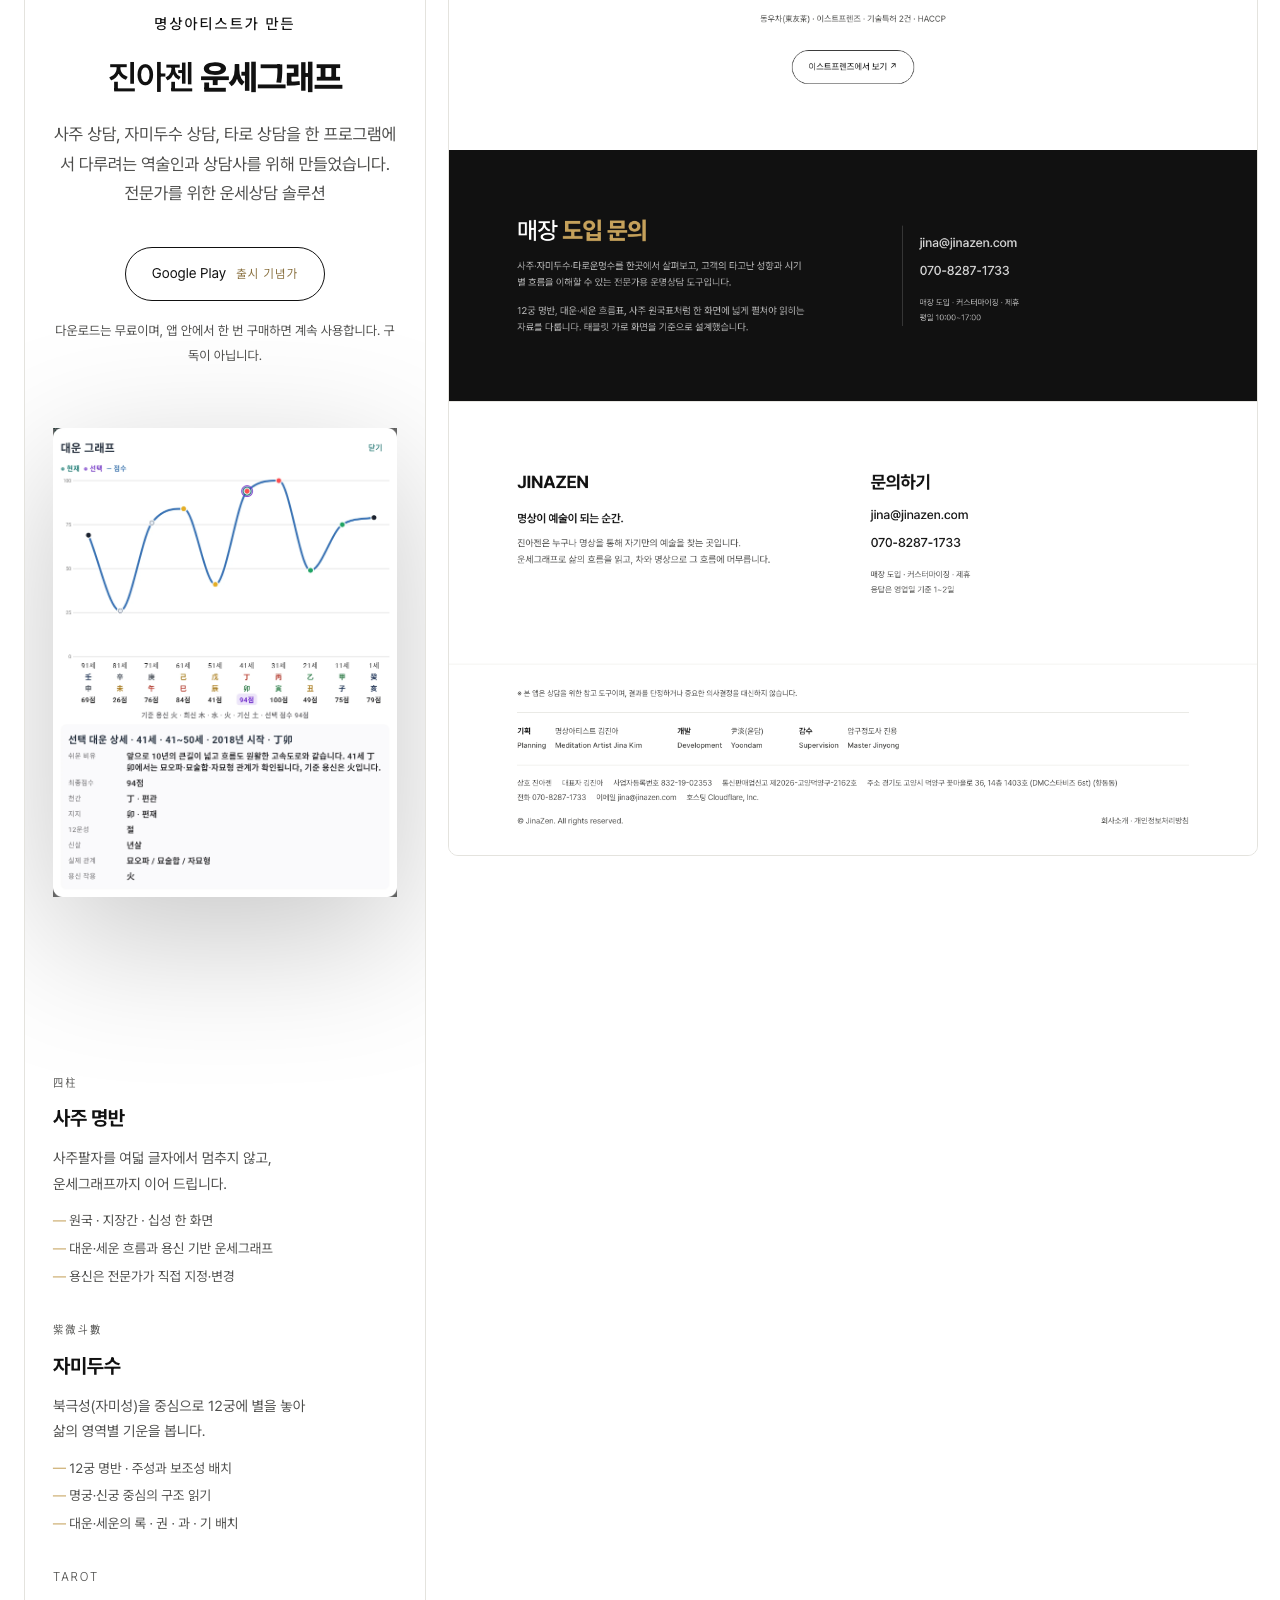
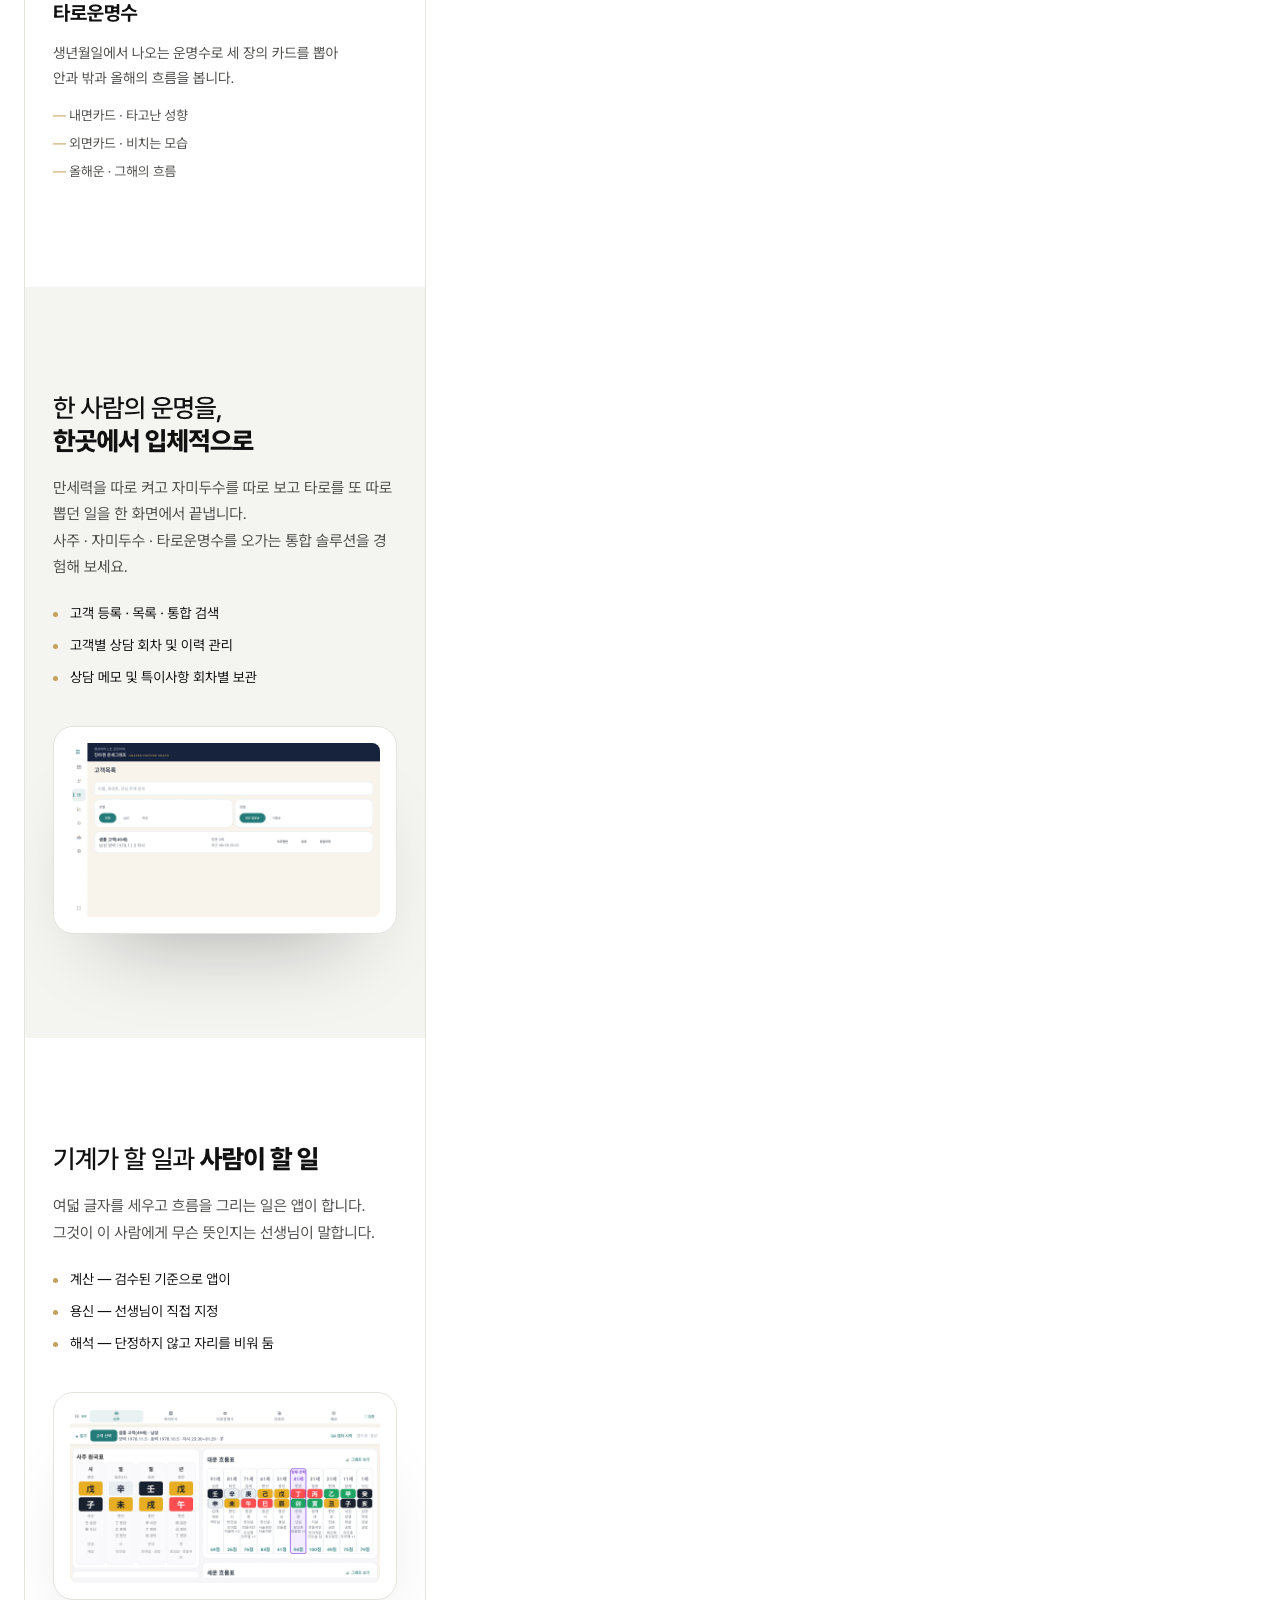
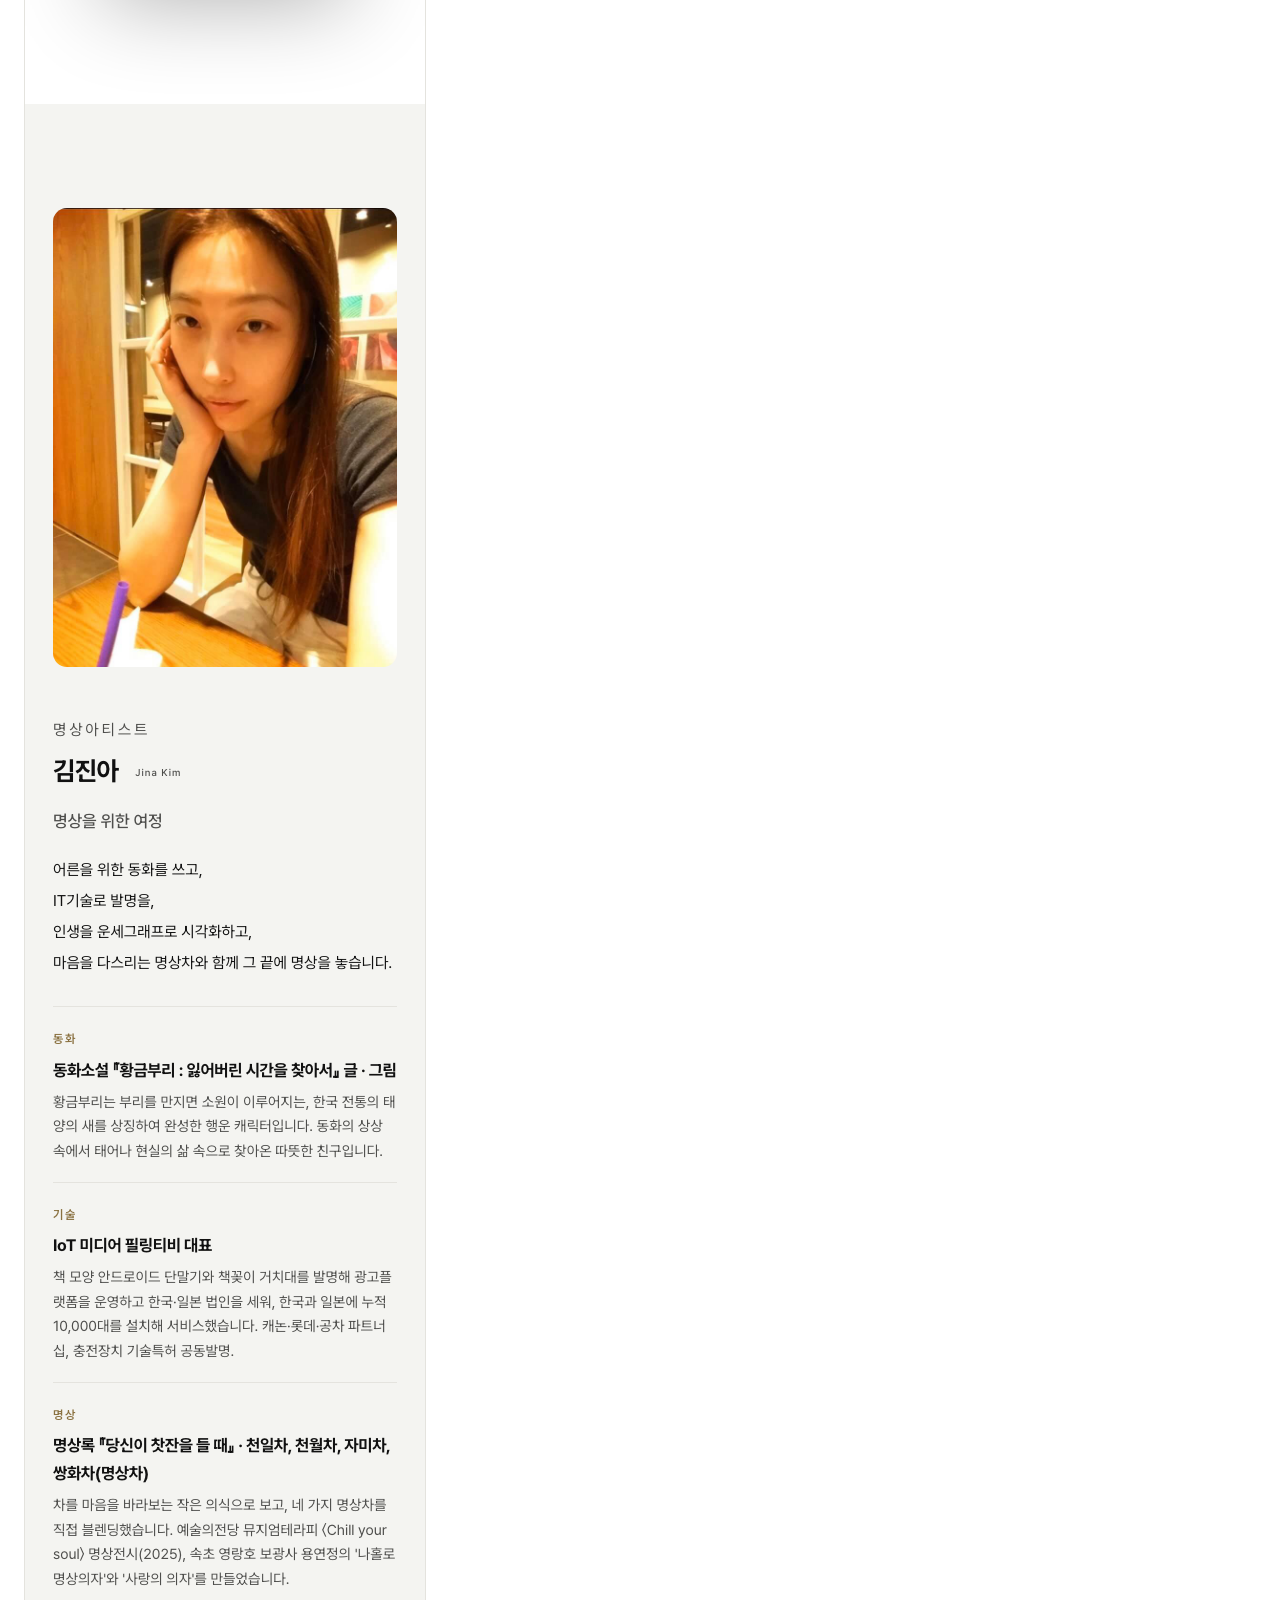
<file: docs/screenshots/story-1/index.html>
<!doctype html><html lang="ko"><head><meta charset="utf-8"><meta name="viewport" content="width=device-width, initial-scale=1"><meta name="robots" content="noindex">
<title>홈페이지 재구성 — 화면 검토 (SITE-40)</title>
<style>:root{--ink:#111;--soft:#4E4E4C;--line:#E4E3DE;--paper-2:#F4F4F1}body{margin:0;font-family:"Pretendard Variable",Pretendard,"Apple SD Gothic Neo",system-ui,sans-serif;color:var(--ink);background:#fff;line-height:1.6}header,main{max-width:1760px;margin:0 auto;padding:0 24px}header{padding-top:32px}h1{font-size:28px;margin:0}header p{color:var(--soft);max-width:70rem}section{border-top:1px solid var(--line);padding:28px 0}h2{font-size:20px;margin:0}.path{margin:4px 0 14px;color:var(--soft)}.pair{display:grid;grid-template-columns:400px 1fr;gap:24px;align-items:start}figure{margin:0}figcaption{font-size:13px;color:var(--soft);margin-bottom:6px}img{display:block;width:100%;height:auto;border:1px solid var(--line);border-radius:10px;background:#fff}ol{font-size:14px;color:var(--soft)}@media(max-width:900px){.pair{grid-template-columns:1fr}}</style></head>
<body><header><h1>홈페이지 재구성 — 화면 검토</h1>
<p>브랜치 <code>story-1</code> · ko 첫 페이지 · 폰 400 과 PC 1280 을 나란히 · 헤드리스 Chrome · 2026-09-22 · SITE-41 갱신 · 🔴 main 에 합치지 않았다(소유자가 이 갤러리를 본 뒤)</p>
<ol><li>첫 화면(사진 띠) — 그대로 · 「진아젠 JINAZEN」이 페이지의 h1</li><li>철학 #philosophy</li><li>흐름 넷 #path</li><li>온라인 운명리포트 #report</li><li>공간 #space · 체험 카드 넷 (SITE-41 정정)</li><li>전문가 앱 #app (옛 히어로)</li><li>앱 기능 셋 · 한곳에서 · 기계와 사람</li><li>명상아티스트 · 차</li><li>매장 도입 · 회사소개·문의 · 푸터</li></ol>
</header><main>
<section id="first"><h2>첫 화면 (스크롤 없이 보이는 자리)</h2><p class="path">https://jinazen.com/ — 사진 띠 안은 바꾸기 전과 픽셀까지 같다(두 폭 모두 차이 0줄)</p>
<div class="pair"><figure><figcaption>폰 400 × 800</figcaption><img src="first-400.png" alt="폰 첫 화면" width="400" height="800"></figure>
<figure><figcaption>PC 1280 × 800</figcaption><img src="first-1280.png" alt="PC 첫 화면" width="1280" height="800"></figure></div></section>
<section id="space"><h2>공간 · 체험 카드 넷 (SITE-41)</h2><p class="path">https://jinazen.com/#space — 「스스로 자신을 찾는 곳」 · ② 카드의 이스트프렌즈 링크는 새 창</p>
<div class="pair"><figure><figcaption>폰 400</figcaption><img src="space-400.png" alt="폰 공간 섹션" width="400" height="2123" loading="lazy"></figure>
<figure><figcaption>PC 1280</figcaption><img src="space-1280.png" alt="PC 공간 섹션" width="1280" height="1086" loading="lazy"></figure></div></section>
<section id="teas"><h2>차 섹션 아래 「이스트프렌즈에서 보기 ↗」 (SITE-41)</h2><p class="path">https://jinazen.com/#teas — 새 창</p>
<div class="pair"><figure><figcaption>폰 400</figcaption><img src="teas-400.png" alt="폰 차 섹션" width="400" height="2222" loading="lazy"></figure>
<figure><figcaption>PC 1280</figcaption><img src="teas-1280.png" alt="PC 차 섹션" width="1280" height="1060" loading="lazy"></figure></div></section>
<section id="full"><h2>페이지 전체</h2><p class="path">https://jinazen.com/ — 위에서 아래로 끝까지</p>
<div class="pair"><figure><figcaption>폰 400 (전체 14,554px)</figcaption><img src="ko-400.png" alt="폰 페이지 전체" width="400" height="14554" loading="lazy"></figure>
<figure><figcaption>PC 1280 (전체 9,374px)</figcaption><img src="ko-1280.png" alt="PC 페이지 전체" width="1280" height="9374" loading="lazy"></figure></div></section>
</main></body></html>
</file>
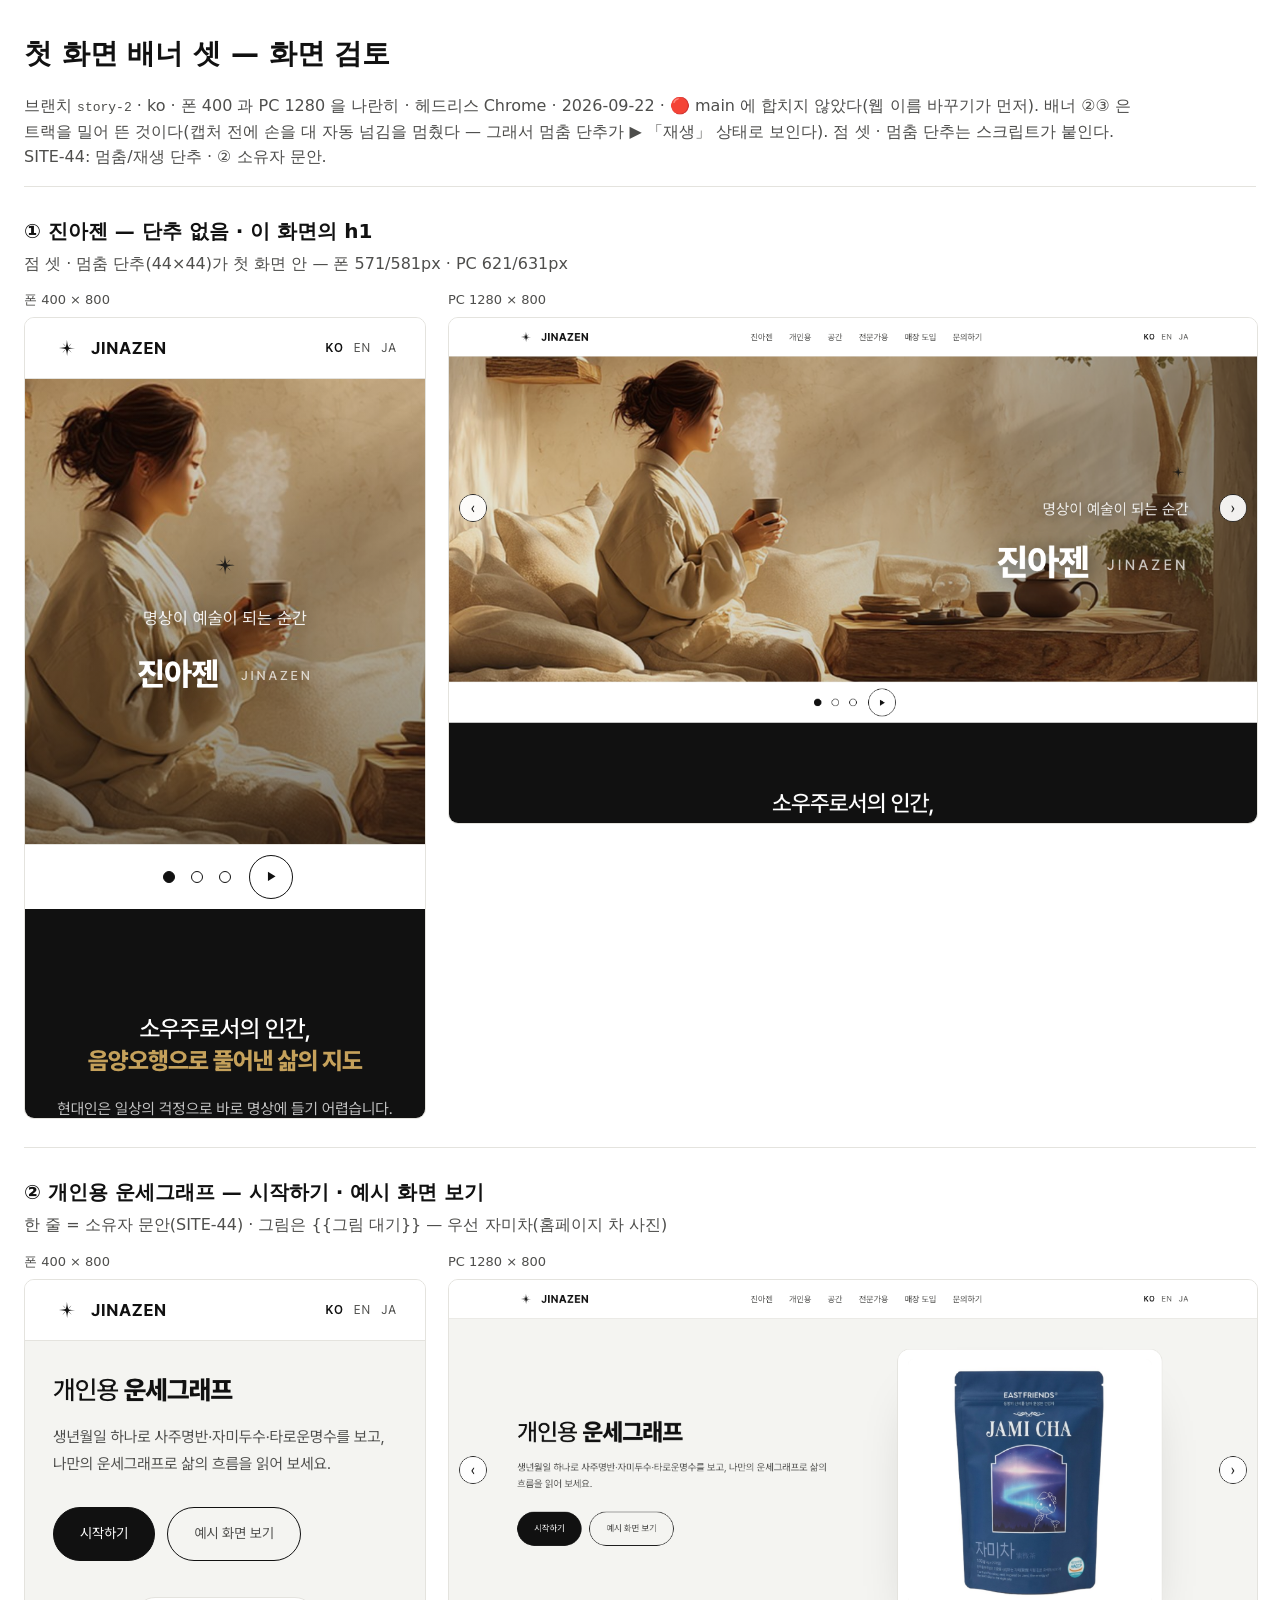
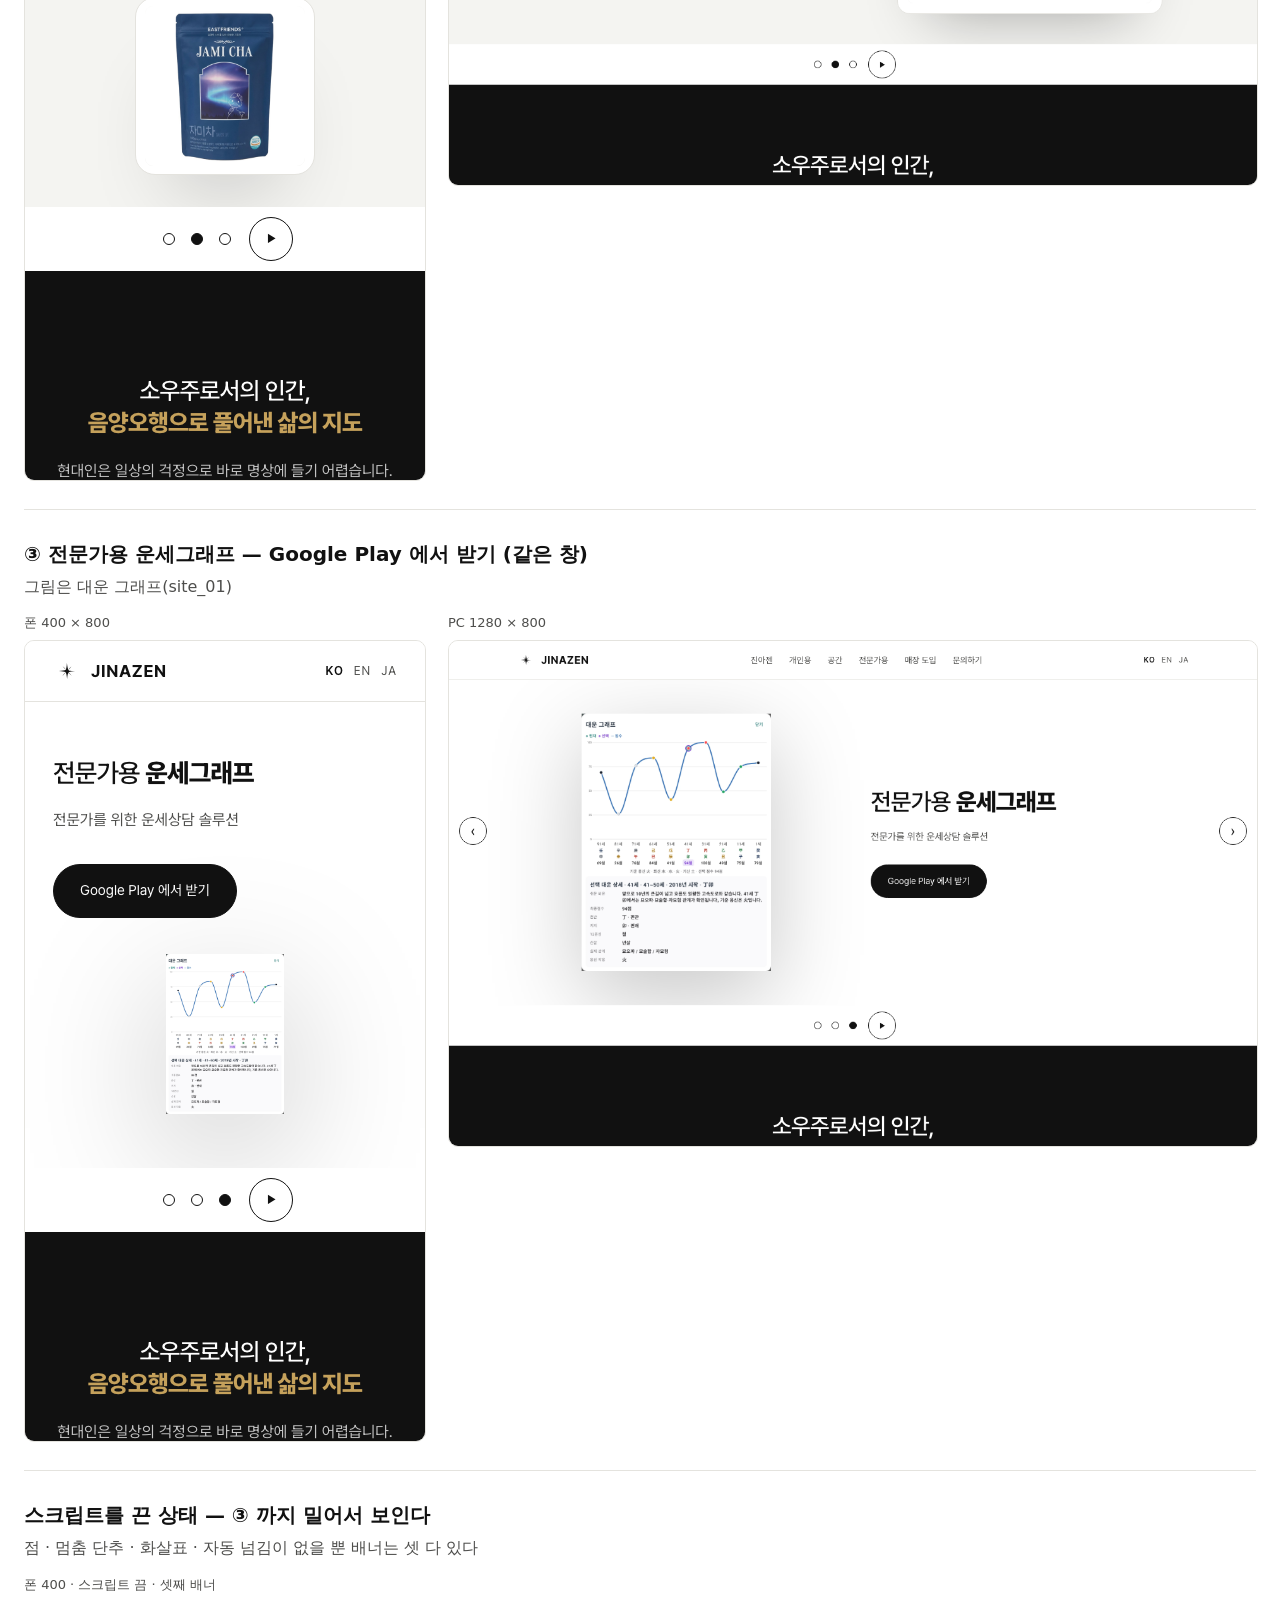
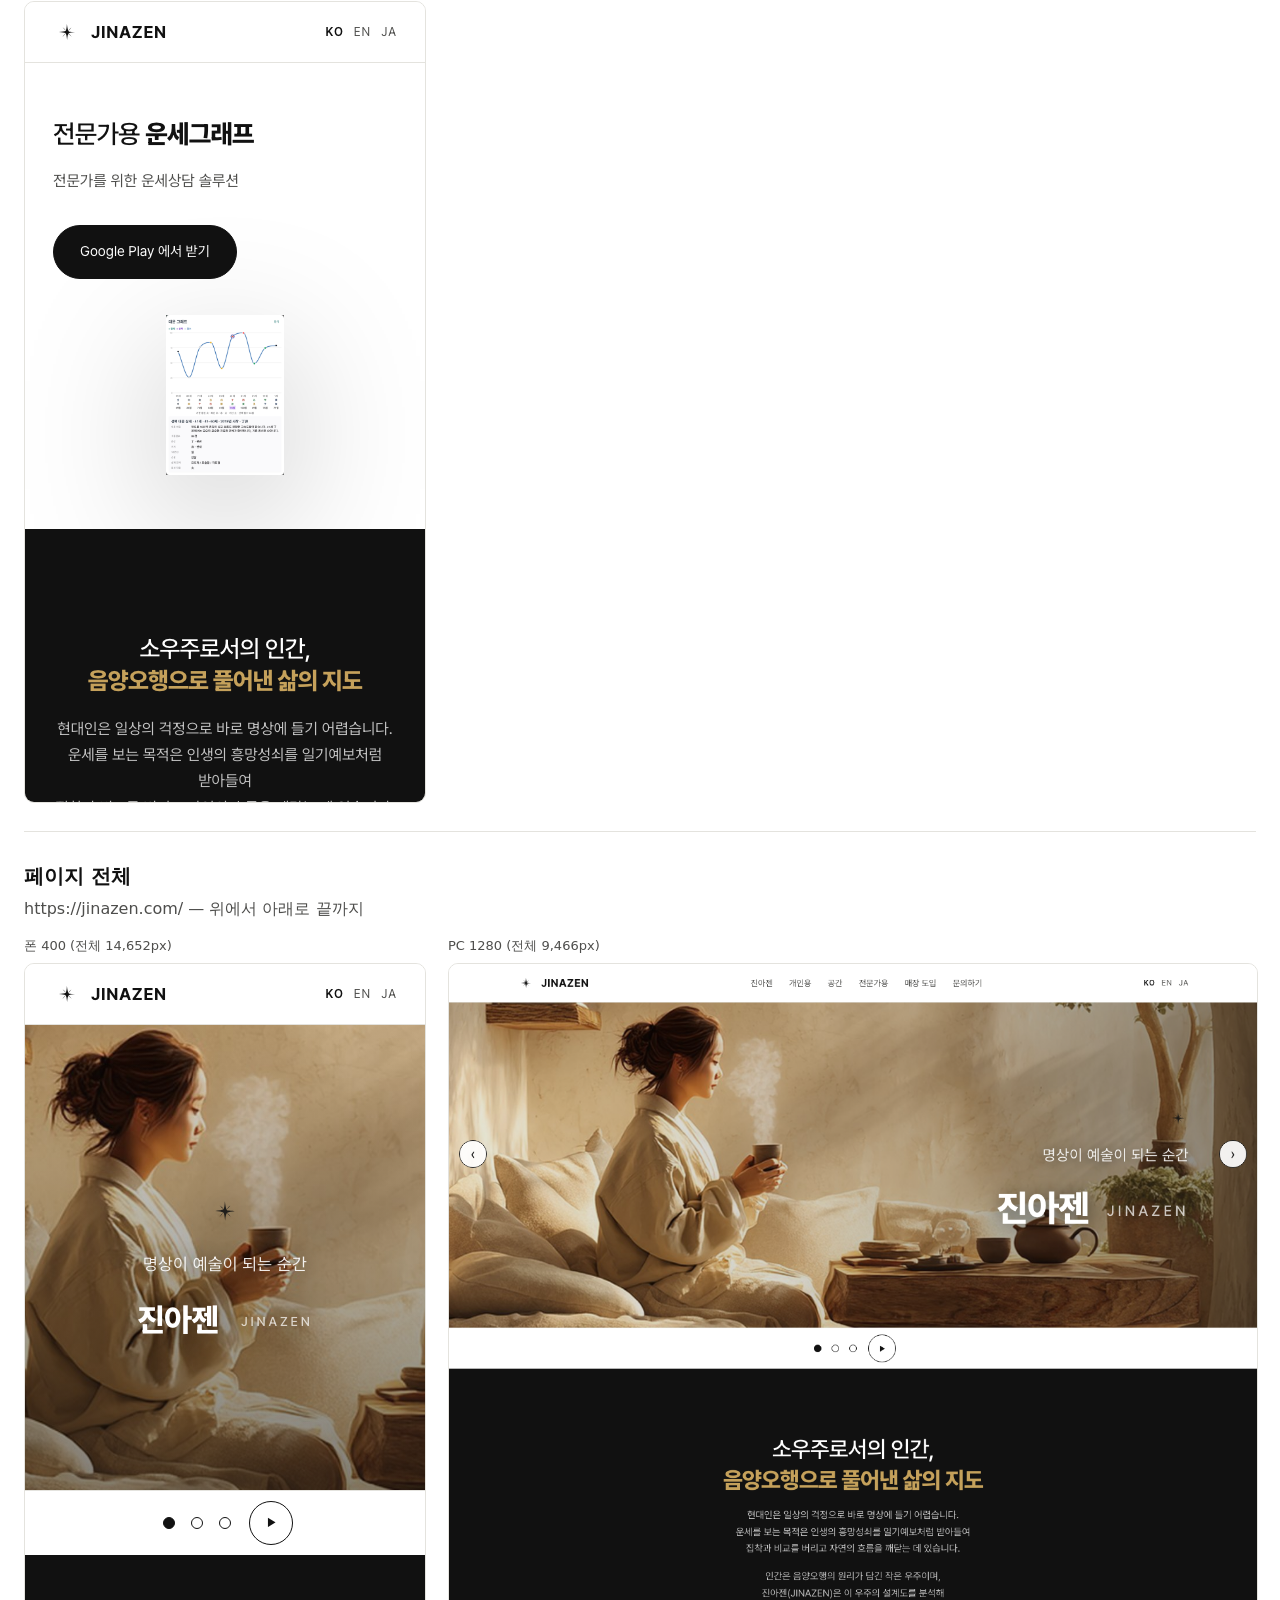
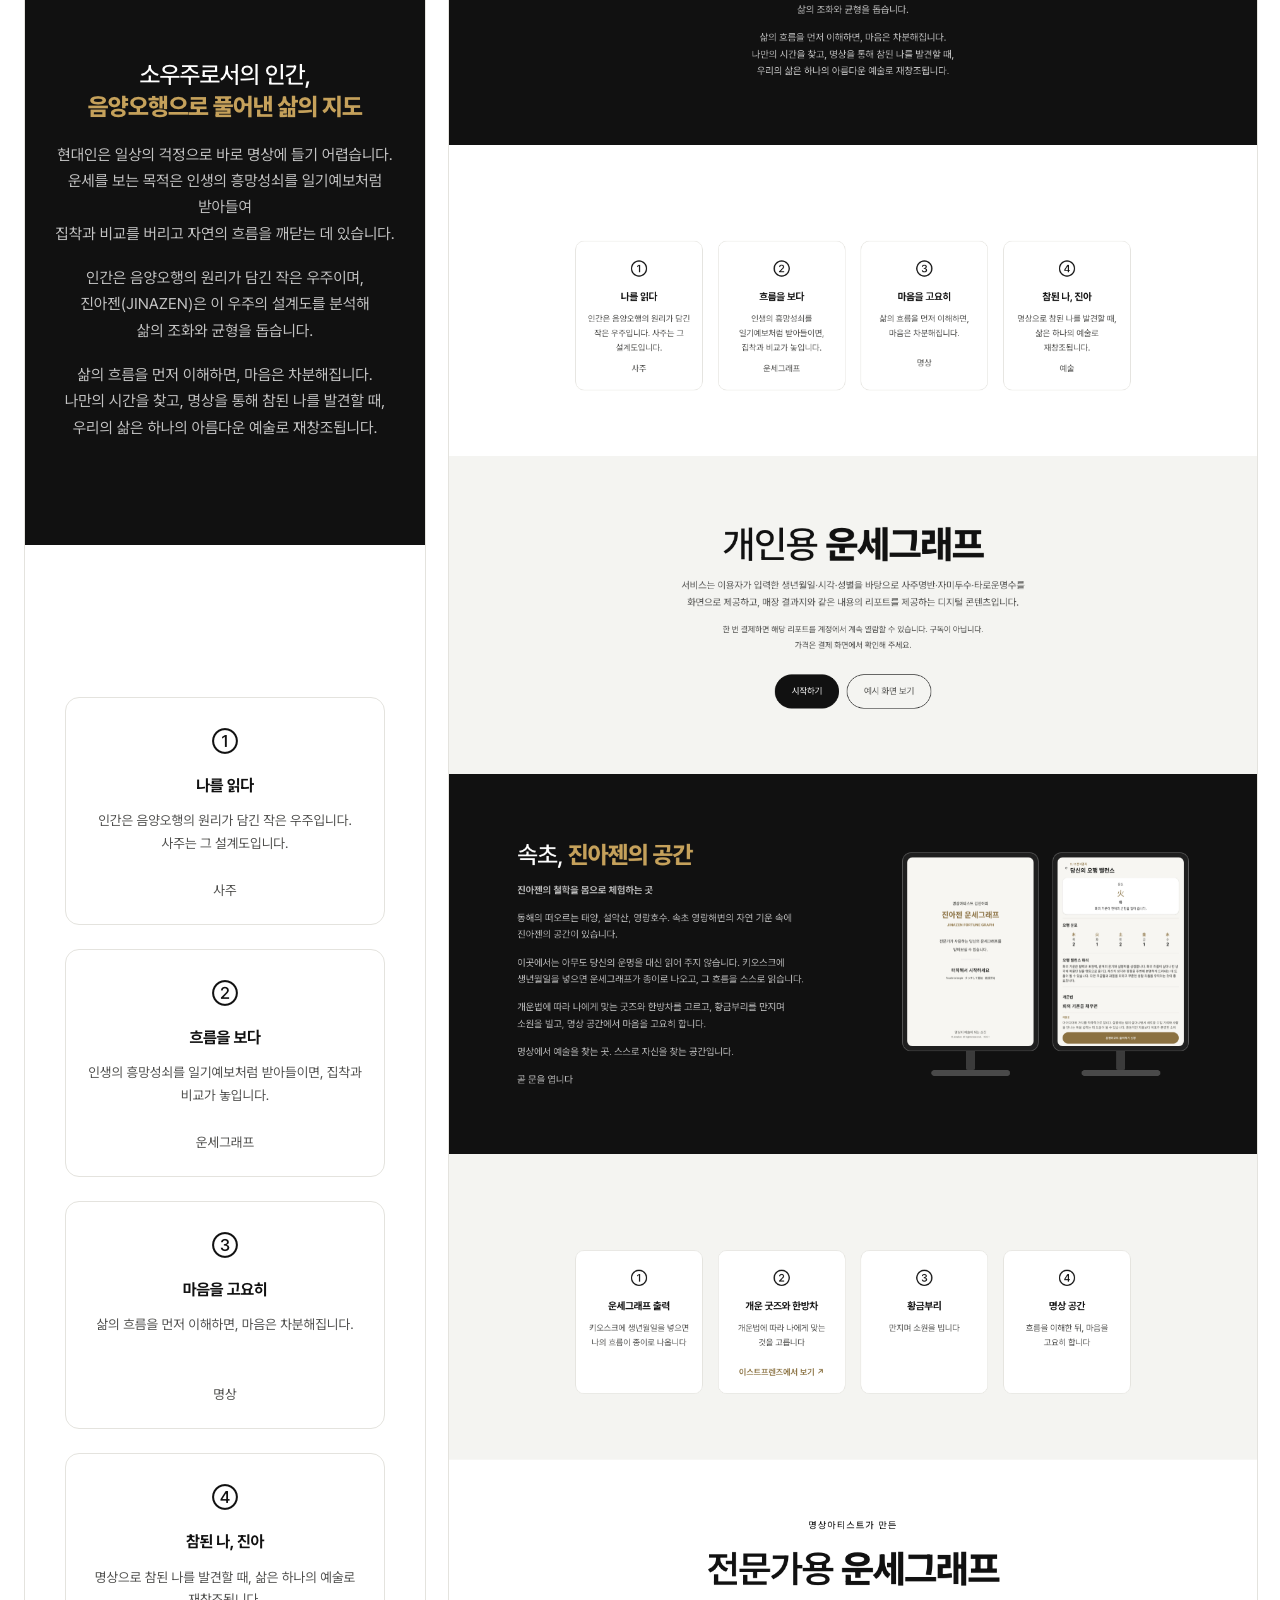
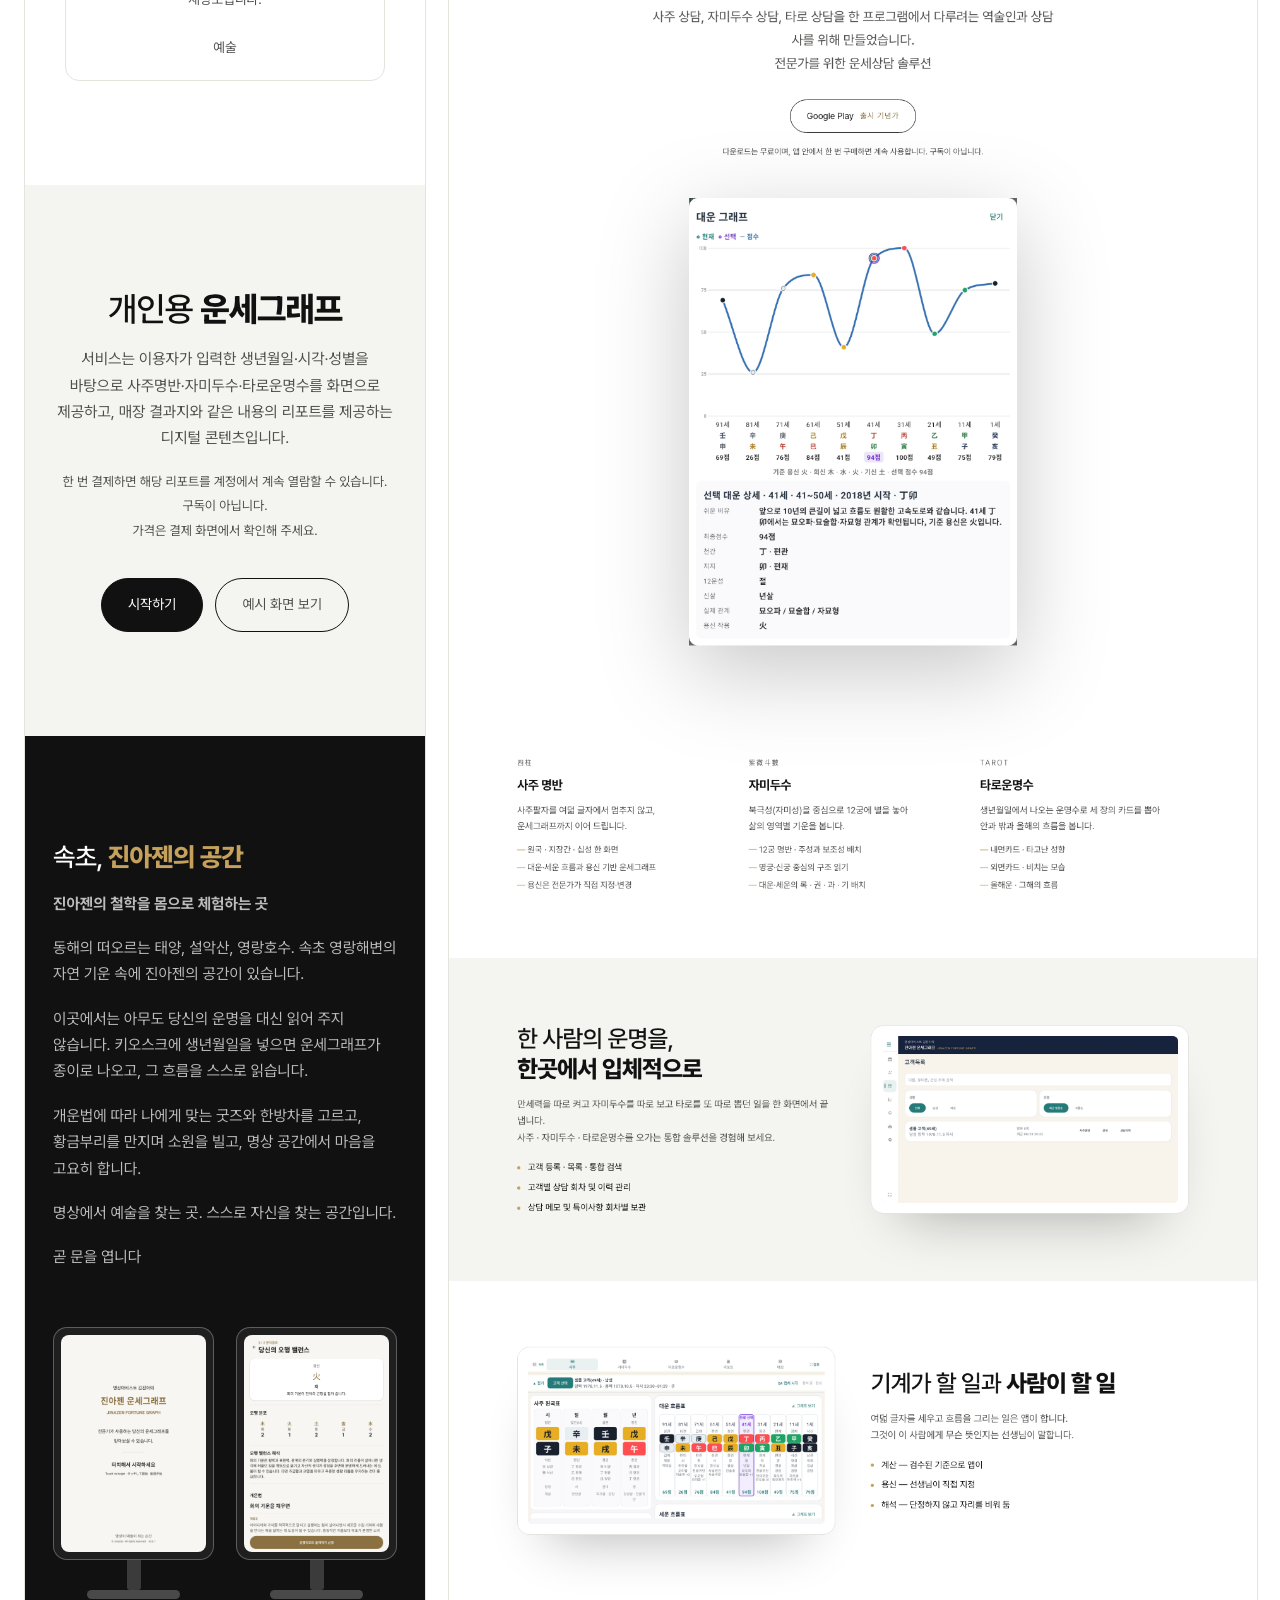
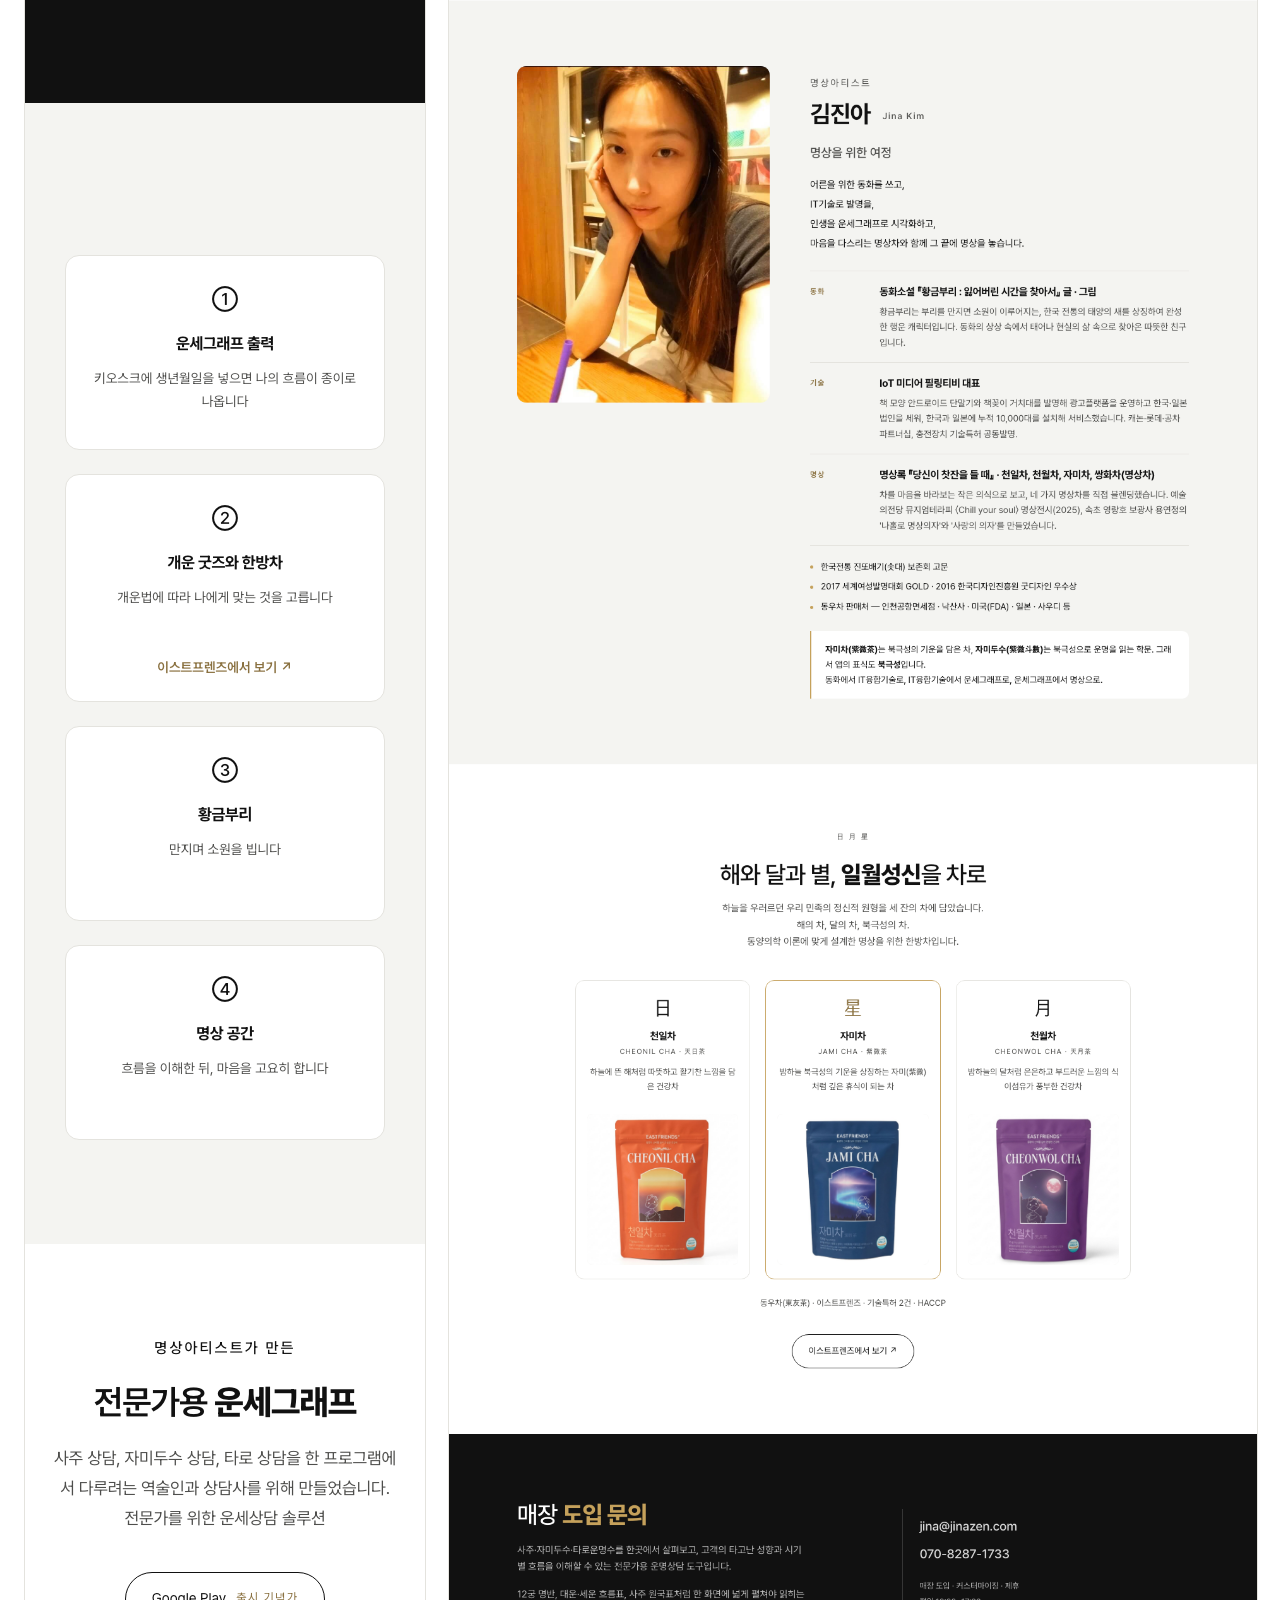
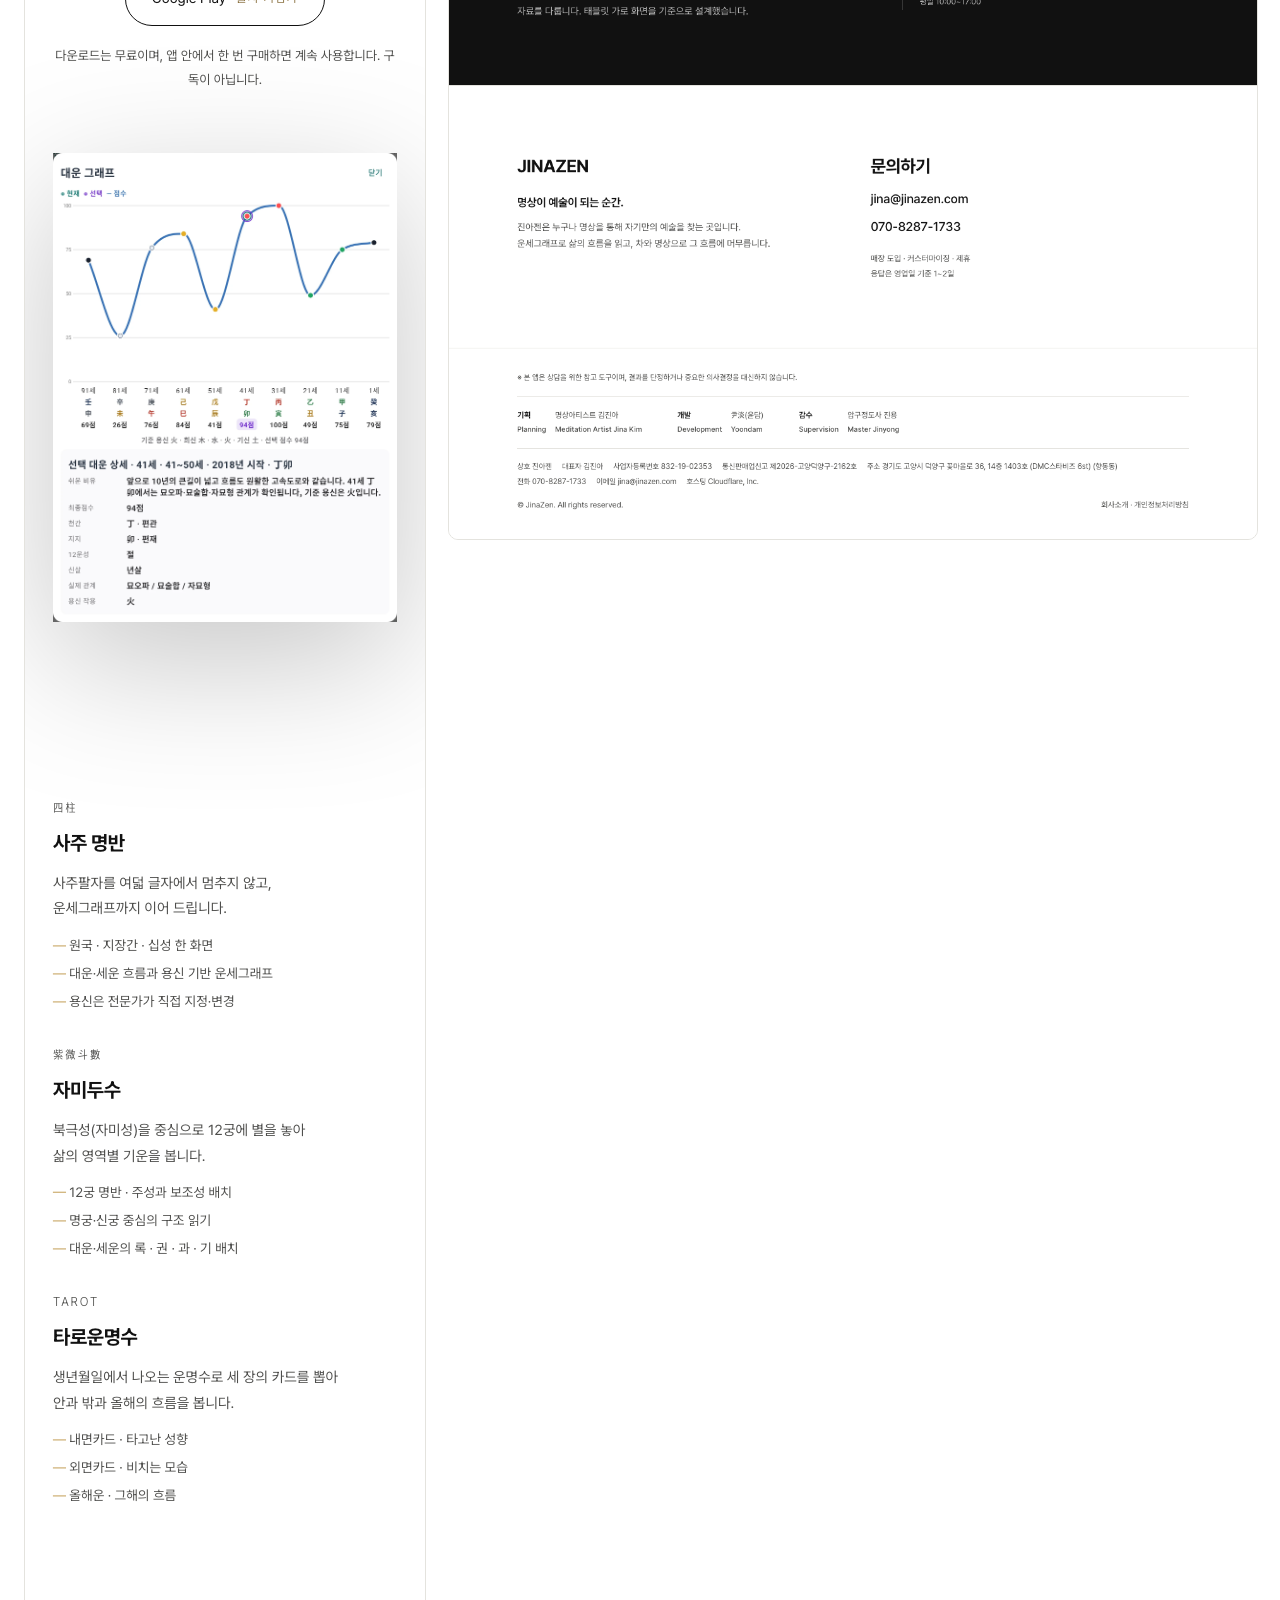
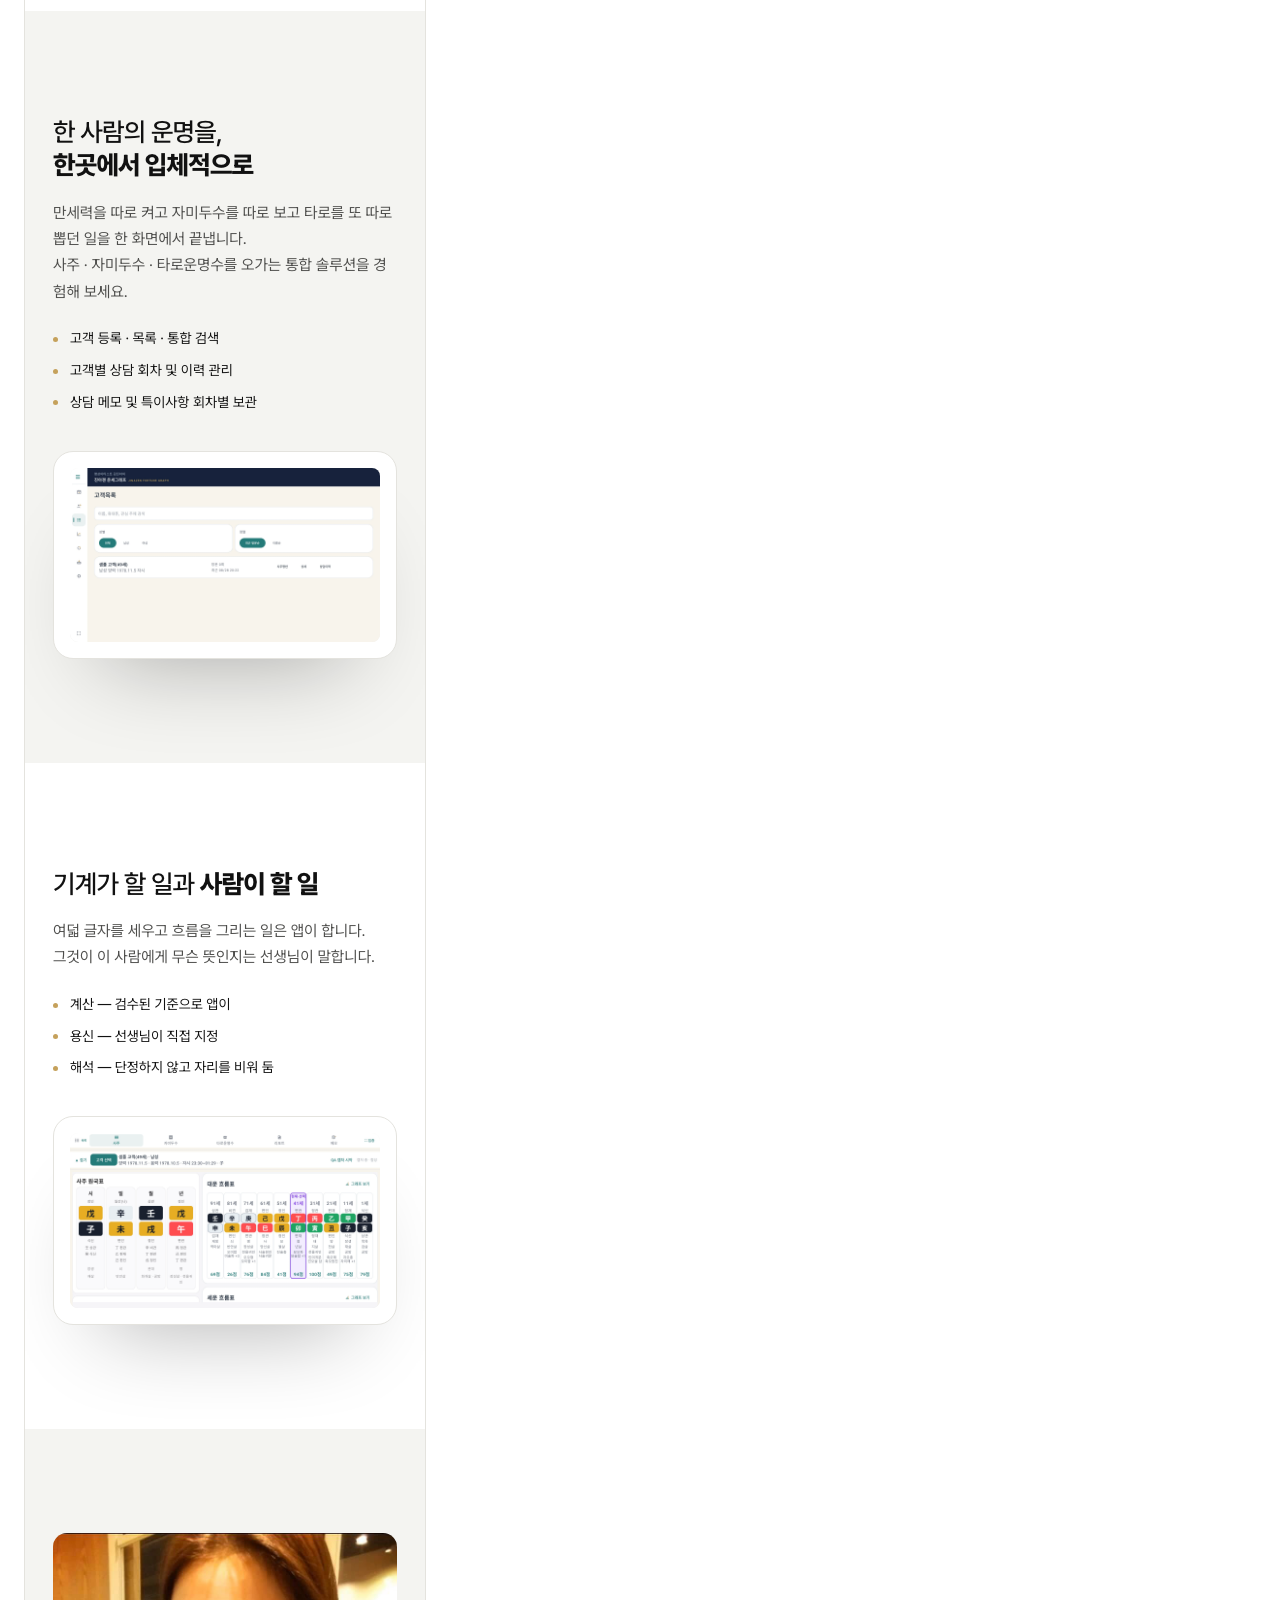
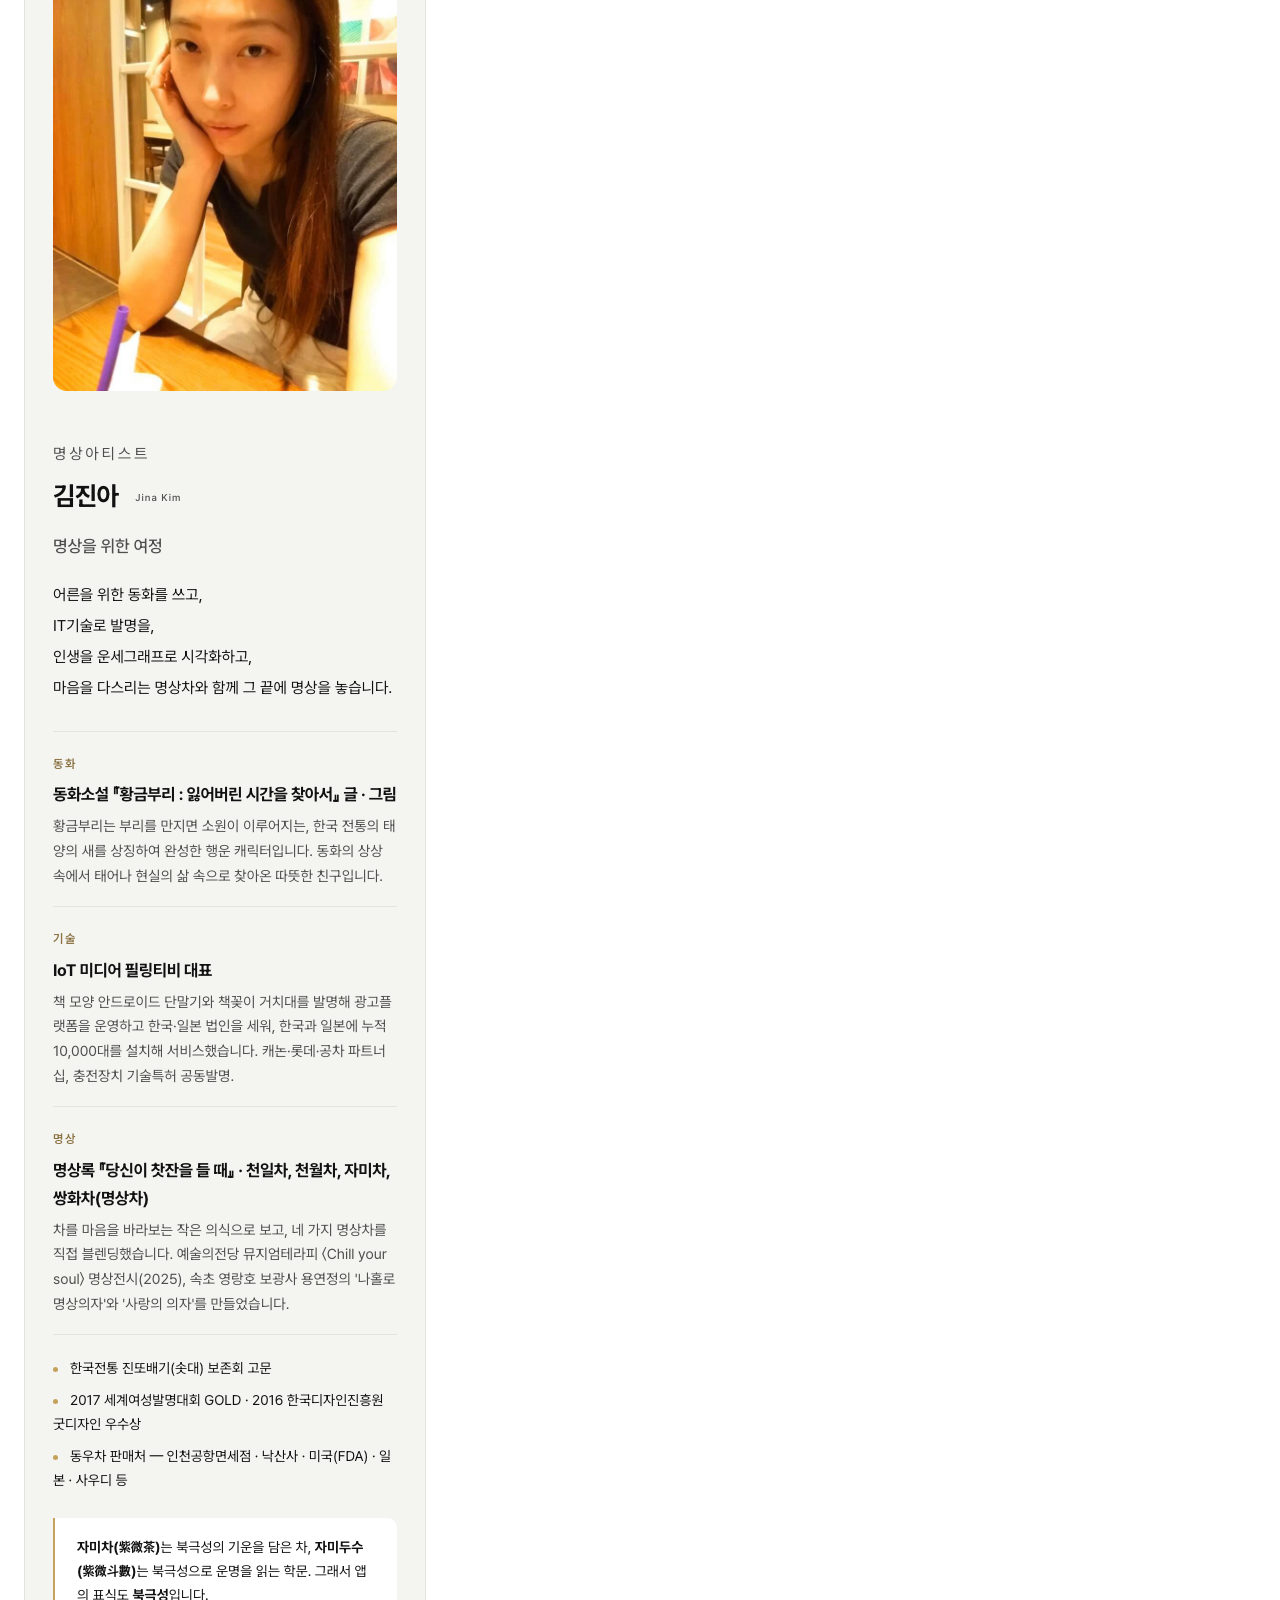
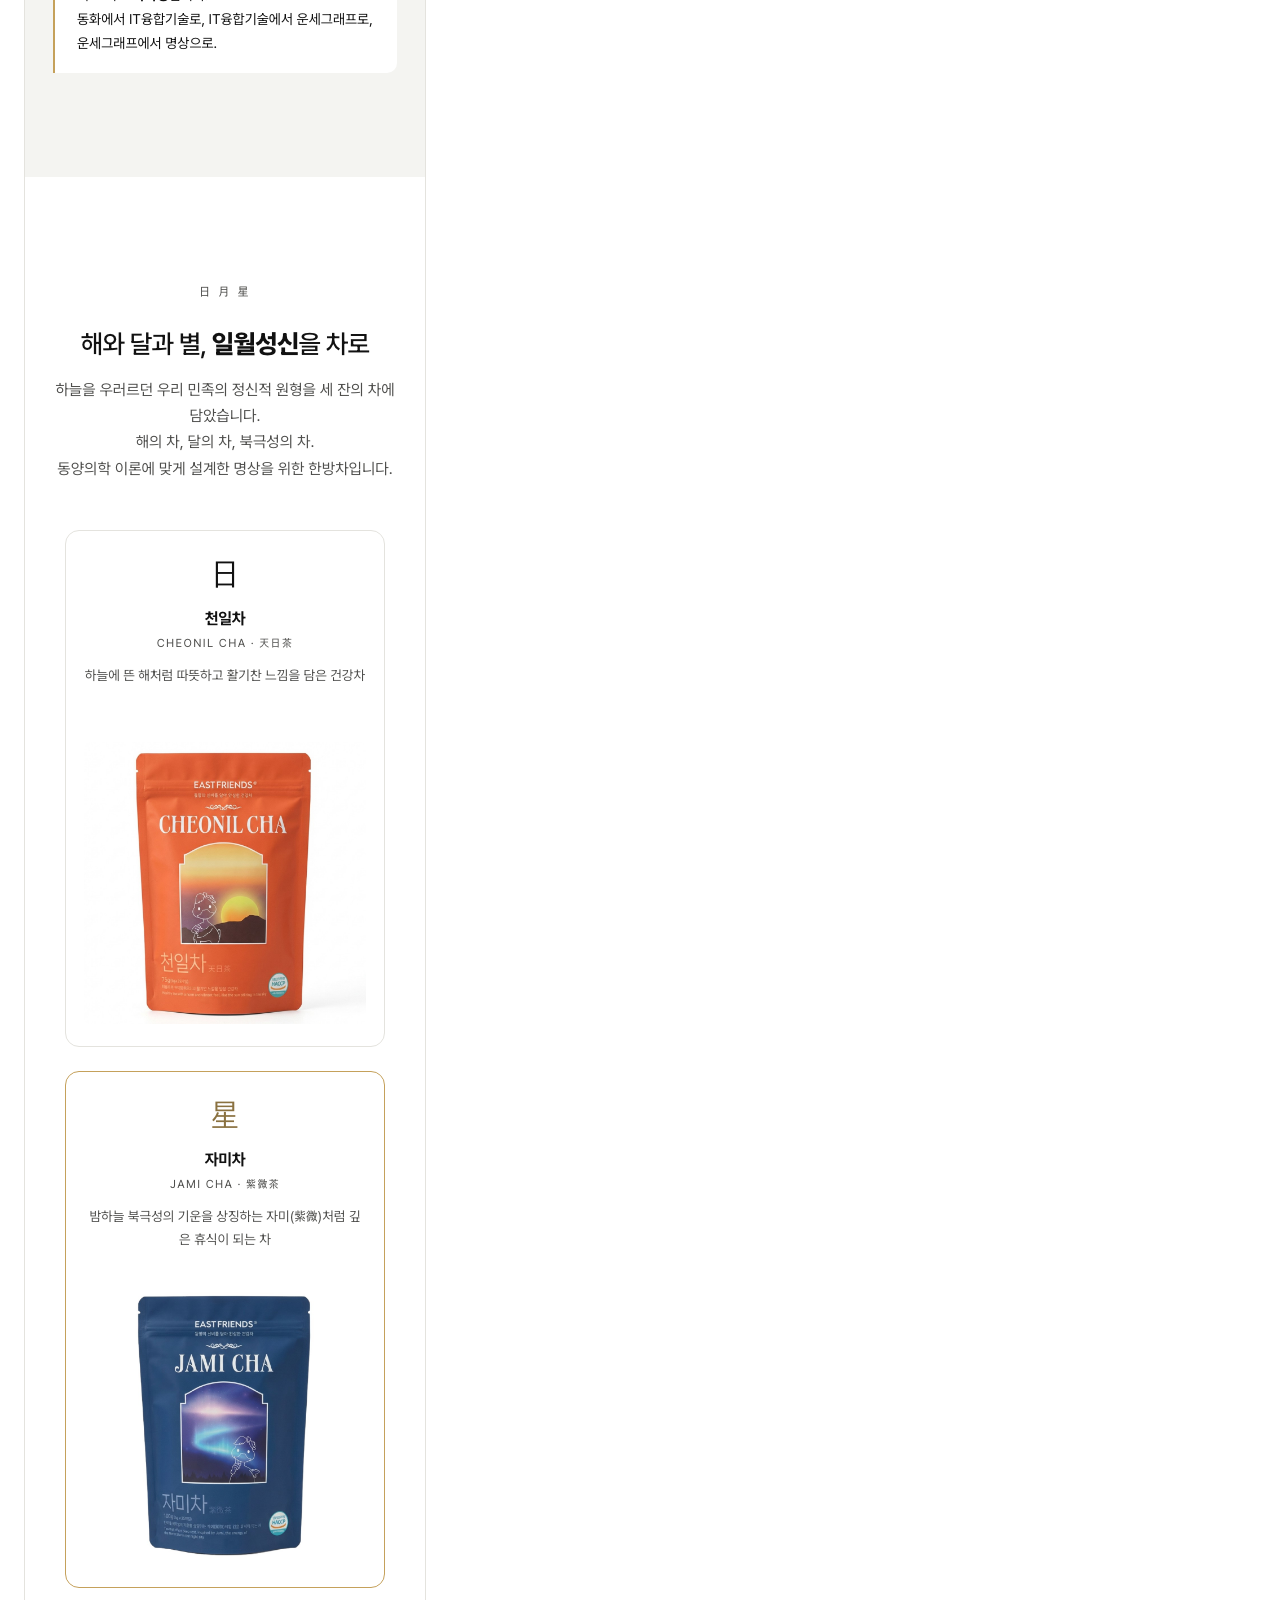
<file: docs/screenshots/story-2/index.html>
<!doctype html><html lang="ko"><head><meta charset="utf-8"><meta name="viewport" content="width=device-width, initial-scale=1"><meta name="robots" content="noindex">
<title>첫 화면 배너 — 화면 검토 (SITE-43 · SITE-44)</title>
<style>:root{--ink:#111;--soft:#4E4E4C;--line:#E4E3DE}body{margin:0;font-family:"Pretendard Variable",Pretendard,"Apple SD Gothic Neo",system-ui,sans-serif;color:var(--ink);background:#fff;line-height:1.6}header,main{max-width:1760px;margin:0 auto;padding:0 24px}header{padding-top:32px}h1{font-size:28px;margin:0}header p{color:var(--soft);max-width:70rem}section{border-top:1px solid var(--line);padding:28px 0}h2{font-size:20px;margin:0}.path{margin:4px 0 14px;color:var(--soft)}.pair{display:grid;grid-template-columns:400px 1fr;gap:24px;align-items:start}figure{margin:0}figcaption{font-size:13px;color:var(--soft);margin-bottom:6px}img{display:block;width:100%;height:auto;border:1px solid var(--line);border-radius:10px;background:#fff}@media(max-width:900px){.pair{grid-template-columns:1fr}}</style></head>
<body><header><h1>첫 화면 배너 셋 — 화면 검토</h1>
<p>브랜치 <code>story-2</code> · ko · 폰 400 과 PC 1280 을 나란히 · 헤드리스 Chrome · 2026-09-22 · 🔴 main 에 합치지 않았다(웹 이름 바꾸기가 먼저).
배너 ②③ 은 트랙을 밀어 뜬 것이다(캡처 전에 손을 대 자동 넘김을 멈췄다 — 그래서 멈춤 단추가 ▶ 「재생」 상태로 보인다). 점 셋 · 멈춤 단추는 스크립트가 붙인다. SITE-44: 멈춤/재생 단추 · ② 소유자 문안.</p>
</header><main>
<section id="b1"><h2>① 진아젠 — 단추 없음 · 이 화면의 h1</h2><p class="path">점 셋 · 멈춤 단추(44×44)가 첫 화면 안 — 폰 571/581px · PC 621/631px</p>
<div class="pair"><figure><figcaption>폰 400 × 800</figcaption><img src="banner1-400.png" alt="배너 1 폰" width="400" height="800"></figure>
<figure><figcaption>PC 1280 × 800</figcaption><img src="banner1-1280.png" alt="배너 1 PC" width="1280" height="800"></figure></div></section>
<section id="b2"><h2>② 개인용 운세그래프 — 시작하기 · 예시 화면 보기</h2><p class="path">한 줄 = 소유자 문안(SITE-44) · 그림은 {{그림 대기}} — 우선 자미차(홈페이지 차 사진)</p>
<div class="pair"><figure><figcaption>폰 400 × 800</figcaption><img src="banner2-400.png" alt="배너 2 폰" width="400" height="800" loading="lazy"></figure>
<figure><figcaption>PC 1280 × 800</figcaption><img src="banner2-1280.png" alt="배너 2 PC" width="1280" height="800" loading="lazy"></figure></div></section>
<section id="b3"><h2>③ 전문가용 운세그래프 — Google Play 에서 받기 (같은 창)</h2><p class="path">그림은 대운 그래프(site_01)</p>
<div class="pair"><figure><figcaption>폰 400 × 800</figcaption><img src="banner3-400.png" alt="배너 3 폰" width="400" height="800" loading="lazy"></figure>
<figure><figcaption>PC 1280 × 800</figcaption><img src="banner3-1280.png" alt="배너 3 PC" width="1280" height="800" loading="lazy"></figure></div></section>
<section id="nojs"><h2>스크립트를 끈 상태 — ③ 까지 밀어서 보인다</h2><p class="path">점 · 멈춤 단추 · 화살표 · 자동 넘김이 없을 뿐 배너는 셋 다 있다</p>
<div class="pair"><figure><figcaption>폰 400 · 스크립트 끔 · 셋째 배너</figcaption><img src="nojs-banner3-400.png" alt="스크립트 끈 셋째 배너" width="400" height="800" loading="lazy"></figure><div></div></div></section>
<section id="full"><h2>페이지 전체</h2><p class="path">https://jinazen.com/ — 위에서 아래로 끝까지</p>
<div class="pair"><figure><figcaption>폰 400 (전체 14,652px)</figcaption><img src="ko-400.png" alt="폰 페이지 전체" width="400" height="14652" loading="lazy"></figure>
<figure><figcaption>PC 1280 (전체 9,466px)</figcaption><img src="ko-1280.png" alt="PC 페이지 전체" width="1280" height="9466" loading="lazy"></figure></div></section>
</main></body></html>
</file>
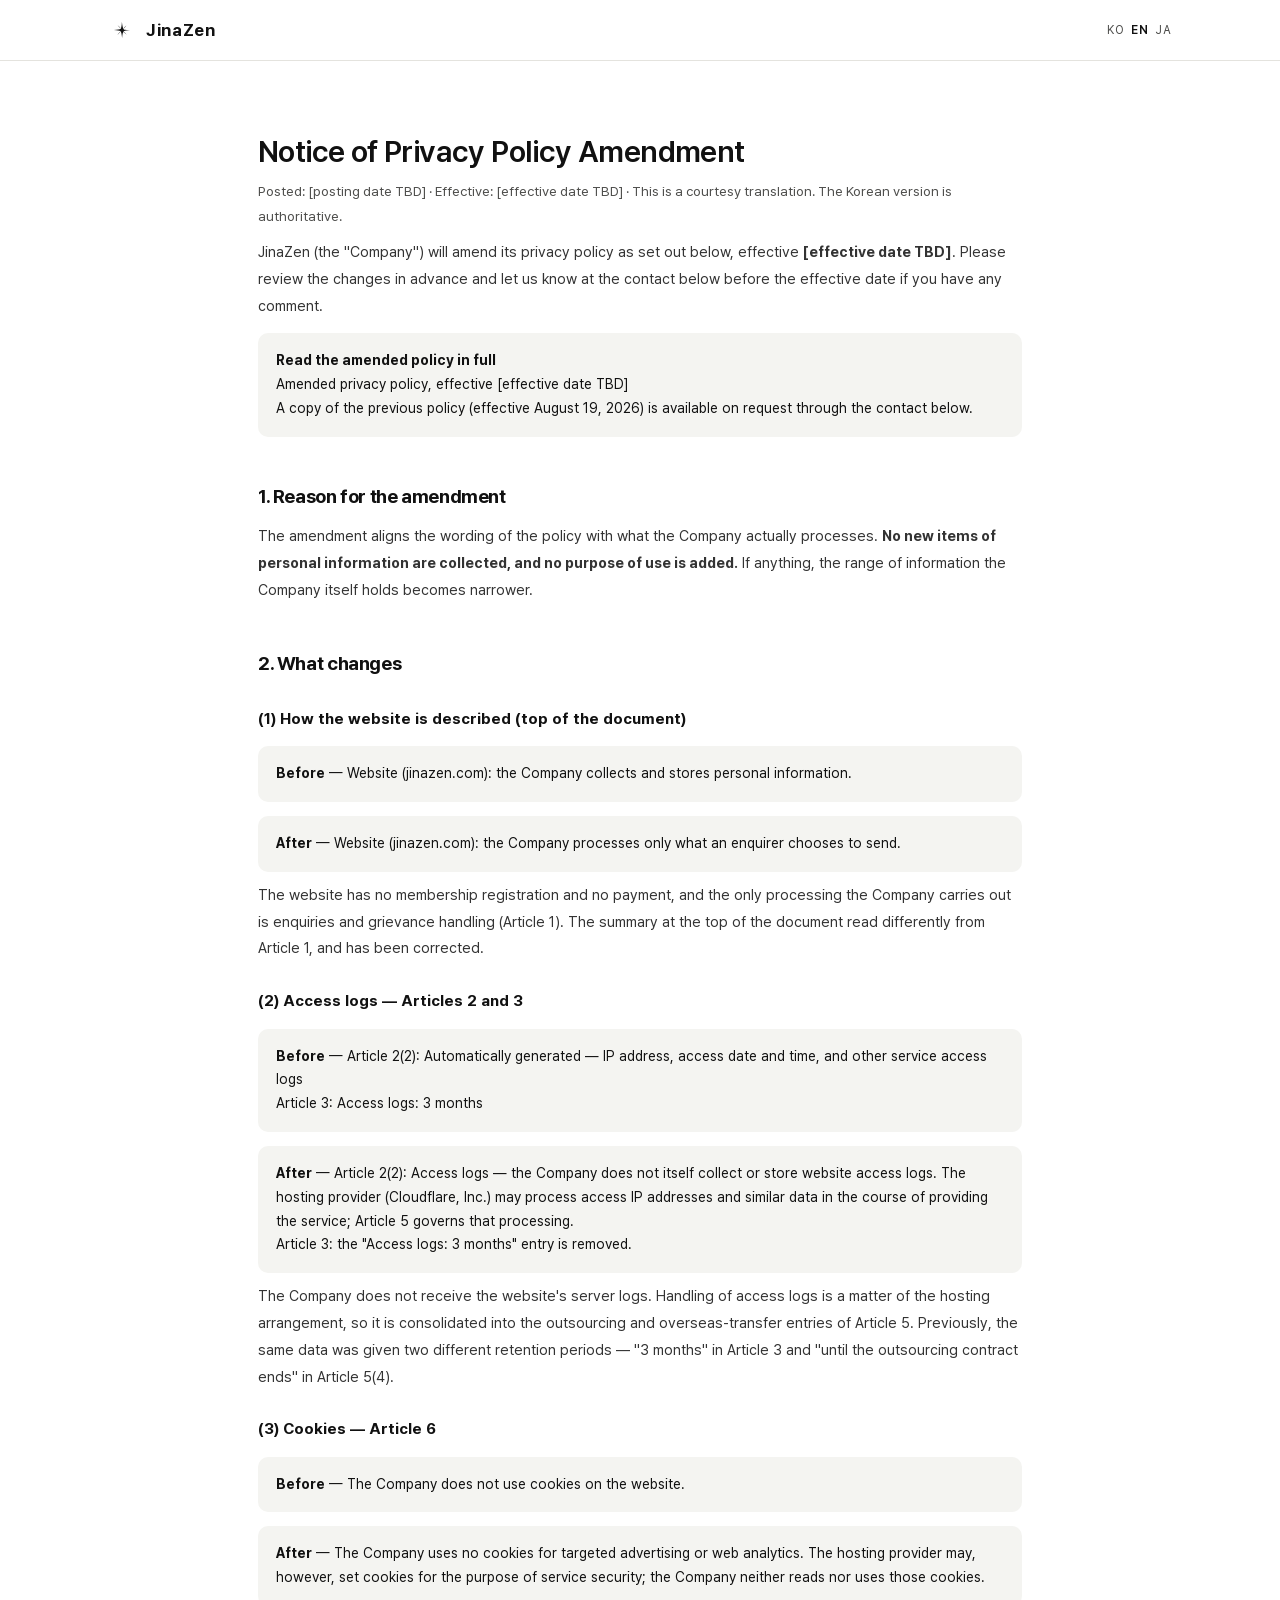
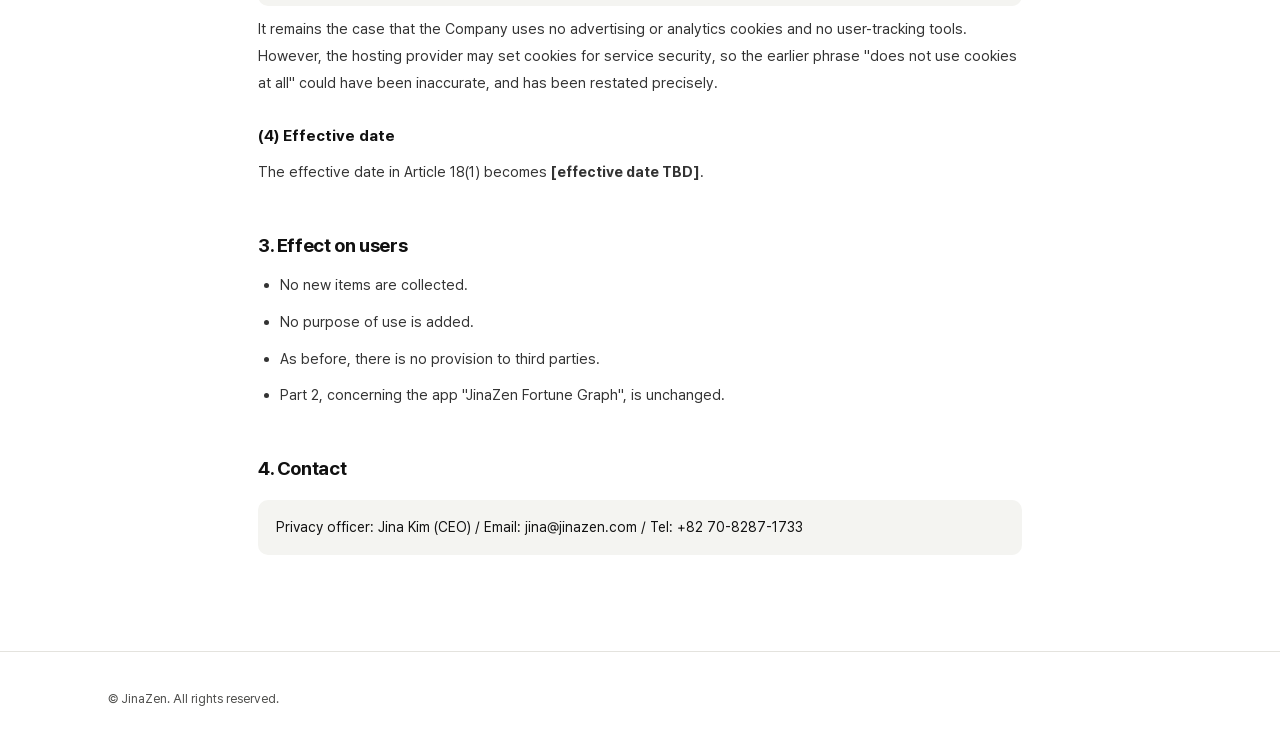
<file: privacy/notice/en/index.html>
<!DOCTYPE html>
<!-- Advance notice of the privacy policy amendment (TASK-SITE-EDIT-1 [3]).

     EFFECTIVE DATE NOT SET · Play listing → domain migration + 7 days · DO NOT DEPLOY

     The posting date is unset too. Do not deploy while the placeholders remain.
     The notice goes up on the day the migration is confirmed; seven days later
     the policy takes effect. Check: `python3 scripts/check_placeholders.py`

     Chain: D-U-N-S issuance → Google Play listing → domain migration → +7 days →
     effective. D-U-N-S was applied for on 2026-08-19 and is still pending, so
     this cannot take effect before October.

     The "post by 2026-08-29" plan is void: withdrawing the September 5 effective
     date also voids the posting date derived from it.

     This page is needed only until the effective date and may be
     removed afterwards. When removing it, remove the notice line in
     privacy/{,en/,ja/} as well — the four files are one set.

     Announcing "it will change" without showing what changes is not a notice.
     So this page carries the affected clauses before and after, in full. -->
<html lang="en">
<head><meta charset="utf-8"><meta name="viewport" content="width=device-width, initial-scale=1">
<title>Notice of Privacy Policy Amendment — JinaZen</title>
<link rel="icon" type="image/svg+xml" href="../../../assets/img/northstar.svg">
<link rel="stylesheet" href="../../../assets/style.css">
</head><body>
<header class="nav"><div class="wrap">
<a class="brand" href="../../../en/"><img src="../../../assets/img/northstar.svg" alt="" width="200" height="200">JinaZen</a>
<div class="lang"><a href="../">KO</a><b>EN</b><a href="../ja/">JA</a></div>
</div></header>
<main class="legal">
<h1>Notice of Privacy Policy Amendment</h1>
<p class="date">Posted: [posting date TBD] · Effective: [effective date TBD] · This is a courtesy translation. The Korean version is authoritative.</p>
<p>JinaZen (the "Company") will amend its privacy policy as set out below, effective <b>[effective date TBD]</b>. Please review the changes in advance and let us know at the contact below before the effective date if you have any comment.</p>
<div class="box"><b>Read the amended policy in full</b><br>
<a href="../../en/">Amended privacy policy, effective [effective date TBD]</a><br>
A copy of the previous policy (effective August 19, 2026) is available on request through the contact below.</div>

<h2>1. Reason for the amendment</h2>
<p>The amendment aligns the wording of the policy with what the Company actually processes. <b>No new items of personal information are collected, and no purpose of use is added.</b> If anything, the range of information the Company itself holds becomes narrower.</p>

<h2>2. What changes</h2>

<h3>(1) How the website is described (top of the document)</h3>
<div class="box"><b>Before</b> — Website (jinazen.com): the Company collects and stores personal information.</div>
<div class="box"><b>After</b> — Website (jinazen.com): the Company processes only what an enquirer chooses to send.</div>
<p>The website has no membership registration and no payment, and the only processing the Company carries out is enquiries and grievance handling (Article 1). The summary at the top of the document read differently from Article 1, and has been corrected.</p>

<h3>(2) Access logs — Articles 2 and 3</h3>
<div class="box"><b>Before</b> — Article 2(2): Automatically generated — IP address, access date and time, and other service access logs<br>
Article 3: Access logs: 3 months</div>
<div class="box"><b>After</b> — Article 2(2): Access logs — the Company does not itself collect or store website access logs. The hosting provider (Cloudflare, Inc.) may process access IP addresses and similar data in the course of providing the service; Article 5 governs that processing.<br>
Article 3: the "Access logs: 3 months" entry is removed.</div>
<p>The Company does not receive the website's server logs. Handling of access logs is a matter of the hosting arrangement, so it is consolidated into the outsourcing and overseas-transfer entries of Article 5. Previously, the same data was given two different retention periods — "3 months" in Article 3 and "until the outsourcing contract ends" in Article 5(4).</p>

<h3>(3) Cookies — Article 6</h3>
<div class="box"><b>Before</b> — The Company does not use cookies on the website.</div>
<div class="box"><b>After</b> — The Company uses no cookies for targeted advertising or web analytics. The hosting provider may, however, set cookies for the purpose of service security; the Company neither reads nor uses those cookies.</div>
<p>It remains the case that the Company uses no advertising or analytics cookies and no user-tracking tools. However, the hosting provider may set cookies for service security, so the earlier phrase "does not use cookies at all" could have been inaccurate, and has been restated precisely.</p>

<h3>(4) Effective date</h3>
<p>The effective date in Article 18(1) becomes <b>[effective date TBD]</b>.</p>

<h2>3. Effect on users</h2>
<ul><li>No new items are collected.</li>
<li>No purpose of use is added.</li>
<li>As before, there is no provision to third parties.</li>
<li>Part 2, concerning the app "JinaZen Fortune Graph", is unchanged.</li></ul>

<h2>4. Contact</h2>
<div class="box">Privacy officer: Jina Kim (CEO) / Email: jina@jinazen.com / Tel: +82 70-8287-1733</div>
</main>
<footer><div class="wrap"><span>© JinaZen. All rights reserved.</span></div></footer>
</body></html>
</file>
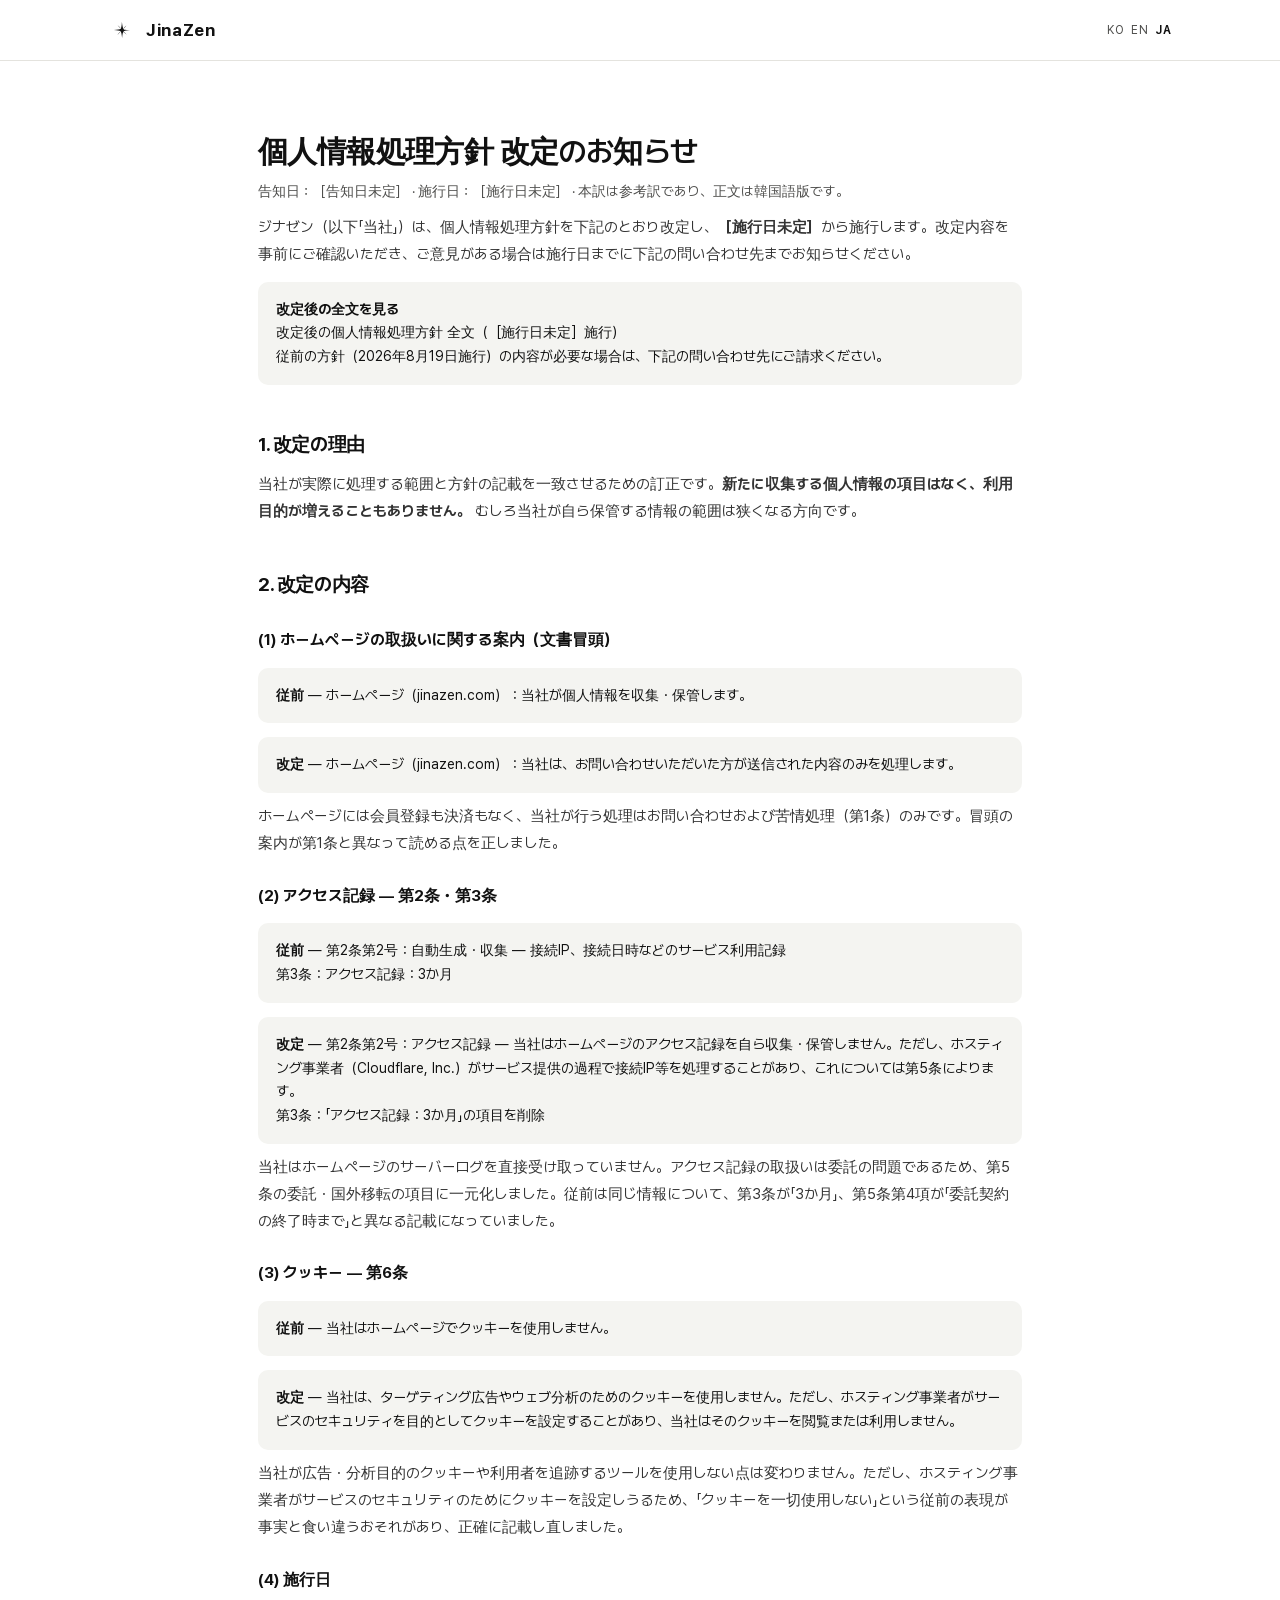
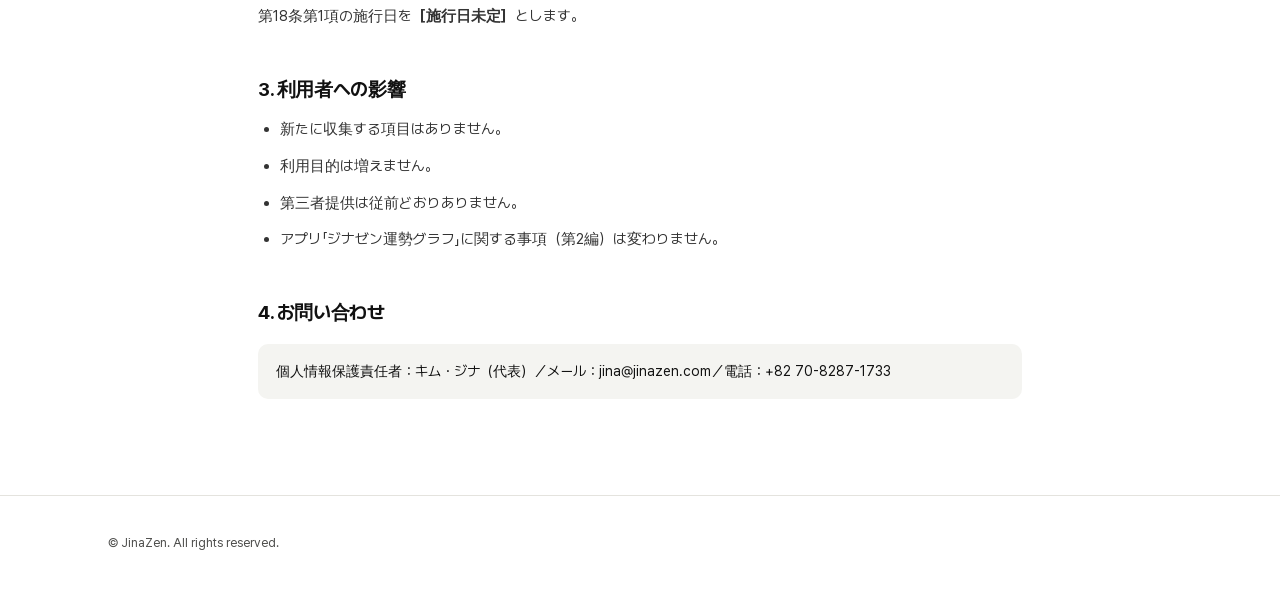
<file: privacy/notice/ja/index.html>
<!DOCTYPE html>
<!-- 個人情報処理方針の改定 **事前告知**（TASK-SITE-EDIT-1 [3]）。

     🔴 施行日 未確定 · Play登録 → ドメイン移管の完了 + 7日 · 公開禁止

        告知日も未確定である。プレースホルダーが残ったまま公開してはならない。
        告知は移管の完了が確定する日に掲出し、その7日後が施行日となる。
        検査：`python3 scripts/check_placeholders.py`

        連鎖：D-U-N-S 発給 → Google Play 登録 → ドメイン移管 → +7日 → 施行。
        D-U-N-S は 2026-08-19 に申請して待機中のため、**施行は10月以降**となる。

     ⚠「8/29までに告知」は無効である。施行日9月5日を撤回した以上、そこから逆算
        した告知日も無効になる。

     このページは施行日まで必要であり、施行後は削除してよい。
     削除する際は privacy/{,en/,ja/} の案内行も併せて削除する — 四つで一組である。

     「改定される」とだけ告げて内容が見られないなら告知ではない。よってこの
     ページは、変わる条文を前後対照のかたちでそのまま載せる。 -->
<html lang="ja">
<head><meta charset="utf-8"><meta name="viewport" content="width=device-width, initial-scale=1">
<title>個人情報処理方針 改定のお知らせ — JinaZen</title>
<link rel="icon" type="image/svg+xml" href="../../../assets/img/northstar.svg">
<link rel="stylesheet" href="../../../assets/style.css">
</head><body>
<header class="nav"><div class="wrap">
<a class="brand" href="../../../ja/"><img src="../../../assets/img/northstar.svg" alt="" width="200" height="200">JinaZen</a>
<div class="lang"><a href="../">KO</a><a href="../en/">EN</a><b>JA</b></div>
</div></header>
<main class="legal">
<h1>個人情報処理方針 改定のお知らせ</h1>
<p class="date">告知日：［告知日未定］ · 施行日：［施行日未定］ · 本訳は参考訳であり、正文は韓国語版です。</p>
<p>ジナゼン（以下「当社」）は、個人情報処理方針を下記のとおり改定し、<b>［施行日未定］</b>から施行します。改定内容を事前にご確認いただき、ご意見がある場合は施行日までに下記の問い合わせ先までお知らせください。</p>
<div class="box"><b>改定後の全文を見る</b><br>
<a href="../../ja/">改定後の個人情報処理方針 全文（［施行日未定］施行）</a><br>
従前の方針（2026年8月19日施行）の内容が必要な場合は、下記の問い合わせ先にご請求ください。</div>

<h2>1. 改定の理由</h2>
<p>当社が実際に処理する範囲と方針の記載を一致させるための訂正です。<b>新たに収集する個人情報の項目はなく、利用目的が増えることもありません。</b> むしろ当社が自ら保管する情報の範囲は狭くなる方向です。</p>

<h2>2. 改定の内容</h2>

<h3>(1) ホームページの取扱いに関する案内（文書冒頭）</h3>
<div class="box"><b>従前</b> — ホームページ（jinazen.com）：当社が個人情報を収集・保管します。</div>
<div class="box"><b>改定</b> — ホームページ（jinazen.com）：当社は、お問い合わせいただいた方が送信された内容のみを処理します。</div>
<p>ホームページには会員登録も決済もなく、当社が行う処理はお問い合わせおよび苦情処理（第1条）のみです。冒頭の案内が第1条と異なって読める点を正しました。</p>

<h3>(2) アクセス記録 — 第2条・第3条</h3>
<div class="box"><b>従前</b> — 第2条第2号：自動生成・収集 — 接続IP、接続日時などのサービス利用記録<br>
第3条：アクセス記録：3か月</div>
<div class="box"><b>改定</b> — 第2条第2号：アクセス記録 — 当社はホームページのアクセス記録を自ら収集・保管しません。ただし、ホスティング事業者（Cloudflare, Inc.）がサービス提供の過程で接続IP等を処理することがあり、これについては第5条によります。<br>
第3条：「アクセス記録：3か月」の項目を削除</div>
<p>当社はホームページのサーバーログを直接受け取っていません。アクセス記録の取扱いは委託の問題であるため、第5条の委託・国外移転の項目に一元化しました。従前は同じ情報について、第3条が「3か月」、第5条第4項が「委託契約の終了時まで」と異なる記載になっていました。</p>

<h3>(3) クッキー — 第6条</h3>
<div class="box"><b>従前</b> — 当社はホームページでクッキーを使用しません。</div>
<div class="box"><b>改定</b> — 当社は、ターゲティング広告やウェブ分析のためのクッキーを使用しません。ただし、ホスティング事業者がサービスのセキュリティを目的としてクッキーを設定することがあり、当社はそのクッキーを閲覧または利用しません。</div>
<p>当社が広告・分析目的のクッキーや利用者を追跡するツールを使用しない点は変わりません。ただし、ホスティング事業者がサービスのセキュリティのためにクッキーを設定しうるため、「クッキーを一切使用しない」という従前の表現が事実と食い違うおそれがあり、正確に記載し直しました。</p>

<h3>(4) 施行日</h3>
<p>第18条第1項の施行日を<b>［施行日未定］</b>とします。</p>

<h2>3. 利用者への影響</h2>
<ul><li>新たに収集する項目はありません。</li>
<li>利用目的は増えません。</li>
<li>第三者提供は従前どおりありません。</li>
<li>アプリ「ジナゼン運勢グラフ」に関する事項（第2編）は変わりません。</li></ul>

<h2>4. お問い合わせ</h2>
<div class="box">個人情報保護責任者：キム・ジナ（代表）／メール：jina@jinazen.com／電話：+82 70-8287-1733</div>
</main>
<footer><div class="wrap"><span>© JinaZen. All rights reserved.</span></div></footer>
</body></html>
</file>
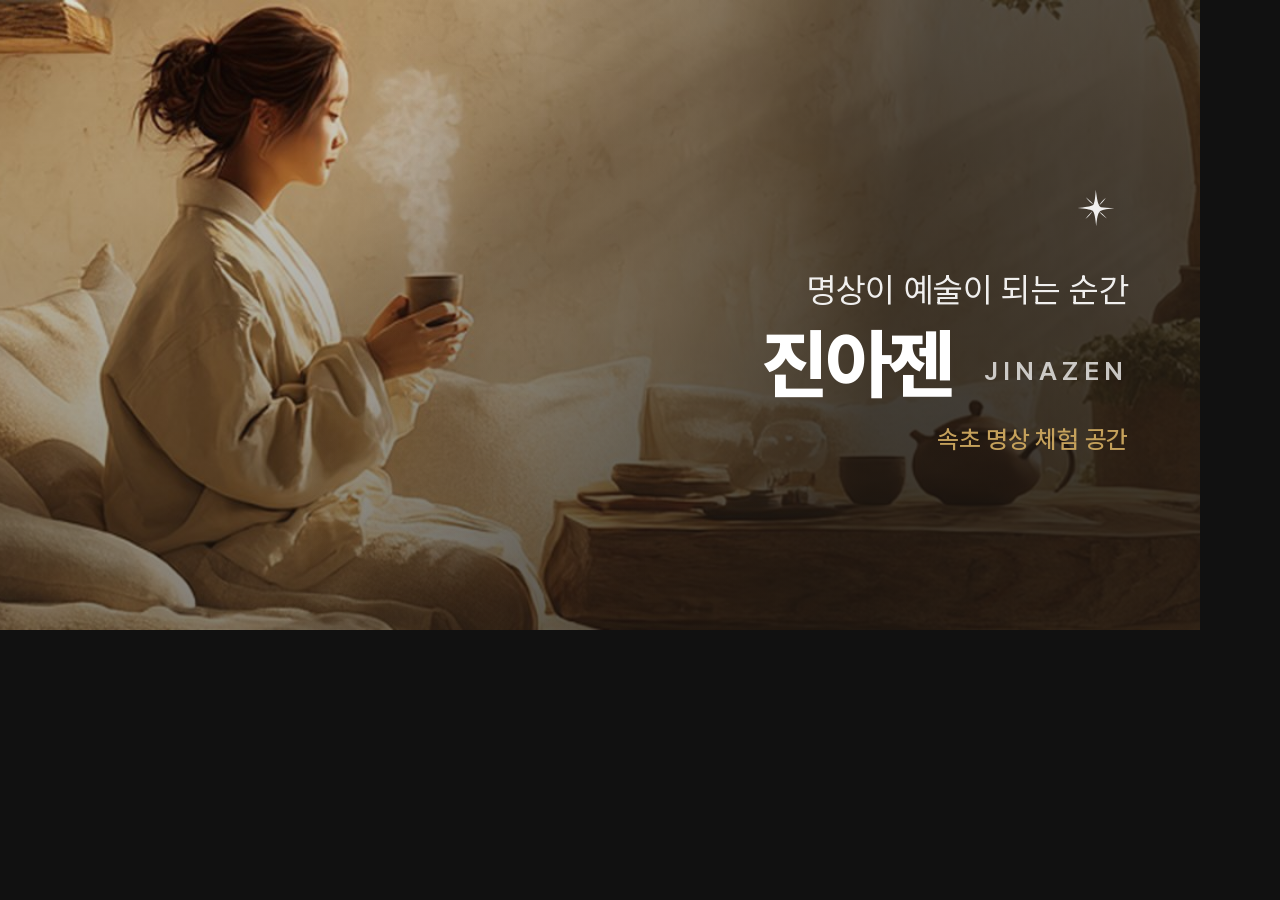
<file: docs/og/og_source.html>
<!DOCTYPE html>
<html lang="ko">
<head>
<meta charset="utf-8">
<!-- ── og:image 만드는 원본 (SITE-52 §5 · 2026-09-25 · **다시 썼다**) ────────────────
     🔴 **공개되지 않는다** — `_redirects` 가 `/docs/*` 를 첫 화면으로 301 시킨다(SITE-39).
     🔴 **방향이 바뀌었다** — ~~북극성 + 대운 그래프~~ 였다. 운세 그래프를 앞세우면 「운세 사이트」로 읽힌다.
        이제 **공간 사진 · 북극성 · JINAZEN · 「명상이 예술이 되는 순간」** 이다(소유자 2026-09-25).
     🔴 **새 그림을 그리지 않았다** — 사진은 첫 화면 배너 ① 이 쓰는 `philo_photo.jpg` 이고
        북극성은 `northstar.svg` 다. 색·어둡게 덮는 값은 `style.css` 의 `.philo::after` 그대로다.
     🔴 **손님 정보 0** — 사진과 글자뿐이다.
     🔴 글자는 셋 다 **이미 있는 것**이다: 「명상이 예술이 되는 순간」(결과지 정본 `_BRAND_TAGLINE`) ·
        「JINAZEN」 · 「진아젠」.
     다시 만들 때: Playwright 로 이 파일을 **1200×630 · JPEG q82** 로 찍는다
     → `assets/img/og_jinazen_space_1200x630.jpg` (SITE-53 §4 · 63KB). -->
<style>
  /* 값 출처: assets/style.css `:root`(--ink #111 · --gold #C5A15B) · `.philo::after`(어둡게 덮는 그라디언트) */
  @font-face{font-family:'Pretendard Variable';src:url(../../assets/font/PretendardVariable.woff2) format('woff2-variations');font-weight:45 920;font-display:block}
  *{margin:0;padding:0;box-sizing:border-box}
  body{width:1200px;height:630px;background:#111;position:relative;overflow:hidden;
       font-family:"Pretendard Variable",Pretendard,"Apple SD Gothic Neo",system-ui,sans-serif;color:#fff}
  /* 사진 — 첫 화면과 같은 자리(오른쪽 위)가 보이게 */
  .photo{position:absolute;inset:0;background:url(../../assets/img/philo_photo.jpg) center/cover no-repeat}
  /* 어둡게 덮기 — `.philo::after` 의 값 그대로(위 0.15 → 아래 0.55). 글자가 사진 위에 놓이므로 필요하다. */
  .veil{position:absolute;inset:0;background:linear-gradient(180deg,rgba(28,22,16,.15) 0%,rgba(28,22,16,.55) 100%)}
  /* 🔴 오른쪽 아래 글자 뒤는 사진이 밝다 — 한 겹 더 덮는다(같은 색 계열). */
  .veil2{position:absolute;inset:0;background:linear-gradient(100deg,rgba(28,22,16,0) 30%,rgba(28,22,16,.72) 72%)}
  .box{position:absolute;right:72px;top:50%;transform:translateY(-50%);text-align:right;max-width:560px}
  .mark{width:64px;height:64px;margin-left:auto;margin-bottom:26px;filter:brightness(0) invert(1);opacity:.92}
  .line1{font-size:34px;font-weight:400;letter-spacing:.01em;color:rgba(255,255,255,.92)}
  .brand{margin-top:16px;font-size:76px;font-weight:800;letter-spacing:-.03em;line-height:1}
  .brand small{font-size:.34em;font-weight:600;letter-spacing:.2em;color:rgba(255,255,255,.74);margin-left:16px;vertical-align:middle}
  .place{margin-top:22px;font-size:25px;font-weight:500;color:#C5A15B;letter-spacing:-.01em}
</style>
</head>
<body>
<div class="photo"></div><div class="veil"></div><div class="veil2"></div>
<div class="box">
  <img class="mark" src="../../assets/img/northstar.svg" alt="">
  <div class="line1">명상이 예술이 되는 순간</div>
  <div class="brand">진아젠 <small>JINAZEN</small></div>
  <div class="place">속초 명상 체험 공간</div>
</div>
</body></html>
</file>
<file: assets/style.css>
/* ┌───────────────────────────────────────────────────────────────────┐
   │ 1) 폰트 선언  2) 사이트 스타일 — **한 파일이다**                    │
   └───────────────────────────────────────────────────────────────────┘

   2026-08-24 에 `assets/font/pretendard.css` 를 이 파일 앞으로 옮겨 붙였다.

   ## 왜 합쳤나

   렌더를 막는 스타일시트가 **둘**이었다(폰트 49KB + 사이트 16KB). 브라우저는
   둘 다 받기 전에 첫 픽셀을 그리지 못한다 — Lighthouse 가 「render-blocking
   requests 2,400ms」로 지목한 것이 이 사슬이다. 합치면 **요청이 하나 사라진다.**

   ## 왜 HTML 에 인라인하지 않았나

   인라인이 요청을 완전히 없애지만, 6개 페이지에 같은 65KB 가 **여섯 벌**로
   들어간다. 이 저장소는 이미 「두 벌이 갈린다」로 여러 번 당했다 —
   키오스크 사본, 엔진 버전, northstar 경로. 스타일을 여섯 곳에서 손으로 맞추는
   구조를 새로 만들지 않는다. 파일 하나로 합치면 요청은 줄고 출처는 하나로 남는다.

   ## 경로 주의

   폰트 조각 url 이 `font/pretendard/…` 다. 이 파일이 `assets/` 에 있기 때문이다.
   `assets/font/pretendard.css` 에 있을 때의 `pretendard/…` 를 그대로 옮겨오면
   `assets/pretendard/…` 로 404 가 된다.

   원본 `assets/font/pretendard.css` 는 지우지 않았다 — upstream 과 대조할 때 쓴다.
   **다만 아무도 참조하지 않는다.**
*/

/* Pretendard Variable — 자체 호스팅 (2026-08-24 · TASK-SITE-EDIT-R1)
 *
 * 출처: orioncactus/pretendard v1.3.9 `pretendardvariable-dynamic-subset.css`
 * 라이선스: SIL Open Font License 1.1
 *
 * ## 왜 「웨이트별」이 아니라 이 파일인가
 *
 * 사이트는 300·400·500·600·700·800 **여섯 웨이트를 전부** 쓴다(style.css 실측).
 * 그리고 Pretendard Variable 은 **한 파일이 전 웨이트를 담는 가변폰트**다 —
 * 웨이트를 골라내도 파일은 작아지지 않는다.
 *
 * 2026-08-23 에 그 단일 파일(1.96MB)을 그대로 자체 호스팅했다가 되돌린 이력이
 * 있다. 전송량의 83% 를 차지해 Lighthouse 성능이 92 → 56, FCP 1.4s → 11.0s 였다.
 * (docs/tasks/TASK-SITE-DEPLOY-PREP-R1.md R2)
 *
 * ## 그래서 유니코드 범위로 쪼갠 판을 쓴다
 *
 * 아래 92개 `@font-face` 는 **웨이트가 아니라 글자 범위**로 나뉘어 있다
 * (`font-weight:45 920` 은 92개 모두 같다). 브라우저는 그 페이지에 실제로
 * 나오는 글자가 든 조각만 내려받는다 — CDN 이 하던 것과 같은 동작이고,
 * 다른 점은 우리 도메인에서 준다는 것뿐이다.
 *
 * 디스크는 3.0MB 를 쓰지만 **한 번에 다 나가지 않는다.** 그것이 되돌린
 * 판과의 차이다.
 */
@font-face{font-family:'Pretendard Variable';font-style:normal;font-display:swap;font-weight:45 920;src:url(font/pretendard/PretendardVariable.subset.0.woff2) format('woff2-variations');unicode-range:U+f9ca-fa0b,U+ff03-ff05,U+ff07,U+ff0a-ff0b,U+ff0d-ff19,U+ff1b,U+ff1d,U+ff20-ff5b,U+ff5d,U+ffe0-ffe3,U+ffe5-ffe6}@font-face{font-family:'Pretendard Variable';font-style:normal;font-display:swap;font-weight:45 920;src:url(font/pretendard/PretendardVariable.subset.1.woff2) format('woff2-variations');unicode-range:U+d723-d728,U+d72a-d733,U+d735-d748,U+d74a-d74f,U+d752-d753,U+d755-d757,U+d75a-d75f,U+d762-d764,U+d766-d768,U+d76a-d76b,U+d76d-d76f,U+d771-d787,U+d789-d78b,U+d78d-d78f,U+d791-d797,U+d79a,U+d79c,U+d79e-d7a3,U+f900-f909,U+f90b-f92e}@font-face{font-family:'Pretendard Variable';font-style:normal;font-display:swap;font-weight:45 920;src:url(font/pretendard/PretendardVariable.subset.2.woff2) format('woff2-variations');unicode-range:U+d679-d68b,U+d68e-d69e,U+d6a0,U+d6a2-d6a7,U+d6a9-d6c3,U+d6c6-d6c7,U+d6c9-d6cb,U+d6cd-d6d3,U+d6d5-d6d6,U+d6d8-d6e3,U+d6e5-d6e7,U+d6e9-d6fb,U+d6fd-d717,U+d719-d71f,U+d721-d722}@font-face{font-family:'Pretendard Variable';font-style:normal;font-display:swap;font-weight:45 920;src:url(font/pretendard/PretendardVariable.subset.3.woff2) format('woff2-variations');unicode-range:U+d5bc-d5c7,U+d5ca-d5cb,U+d5cd-d5cf,U+d5d1-d5d7,U+d5d9-d5da,U+d5dc,U+d5de-d5e3,U+d5e6-d5e7,U+d5e9-d5eb,U+d5ed-d5f6,U+d5f8,U+d5fa-d5ff,U+d602-d603,U+d605-d607,U+d609-d60f,U+d612-d613,U+d616-d61b,U+d61d-d637,U+d63a-d63b,U+d63d-d63f,U+d641-d647,U+d64a-d64c,U+d64e-d653,U+d656-d657,U+d659-d65b,U+d65d-d666,U+d668,U+d66a-d678}@font-face{font-family:'Pretendard Variable';font-style:normal;font-display:swap;font-weight:45 920;src:url(font/pretendard/PretendardVariable.subset.4.woff2) format('woff2-variations');unicode-range:U+d507,U+d509-d50b,U+d50d-d513,U+d515-d53b,U+d53e-d53f,U+d541-d543,U+d545-d54c,U+d54e,U+d550,U+d552-d557,U+d55a-d55b,U+d55d-d55f,U+d561-d564,U+d566-d567,U+d56a,U+d56c,U+d56e-d573,U+d576-d577,U+d579-d583,U+d585-d586,U+d58a-d5a4,U+d5a6-d5bb}@font-face{font-family:'Pretendard Variable';font-style:normal;font-display:swap;font-weight:45 920;src:url(font/pretendard/PretendardVariable.subset.5.woff2) format('woff2-variations');unicode-range:U+d464-d477,U+d47a-d47b,U+d47d-d47f,U+d481-d487,U+d489-d48a,U+d48c,U+d48e-d4e7,U+d4e9-d503,U+d505-d506}@font-face{font-family:'Pretendard Variable';font-style:normal;font-display:swap;font-weight:45 920;src:url(font/pretendard/PretendardVariable.subset.6.woff2) format('woff2-variations');unicode-range:U+d3bf-d3c7,U+d3ca-d3cf,U+d3d1-d3eb,U+d3ee-d3ef,U+d3f1-d3f3,U+d3f5-d3fb,U+d3fd-d400,U+d402-d45b,U+d45d-d463}@font-face{font-family:'Pretendard Variable';font-style:normal;font-display:swap;font-weight:45 920;src:url(font/pretendard/PretendardVariable.subset.7.woff2) format('woff2-variations');unicode-range:U+d2ff,U+d302-d304,U+d306-d30b,U+d30f,U+d311-d313,U+d315-d31b,U+d31e,U+d322-d324,U+d326-d327,U+d32a-d32b,U+d32d-d32f,U+d331-d337,U+d339-d33c,U+d33e-d37b,U+d37e-d37f,U+d381-d383,U+d385-d38b,U+d38e-d390,U+d392-d397,U+d39a-d39b,U+d39d-d39f,U+d3a1-d3a7,U+d3a9-d3aa,U+d3ac,U+d3ae-d3b3,U+d3b5-d3b7,U+d3b9-d3bb,U+d3bd-d3be}@font-face{font-family:'Pretendard Variable';font-style:normal;font-display:swap;font-weight:45 920;src:url(font/pretendard/PretendardVariable.subset.8.woff2) format('woff2-variations');unicode-range:U+d257-d27f,U+d281-d29b,U+d29d-d29f,U+d2a1-d2ab,U+d2ad-d2b7,U+d2ba-d2bb,U+d2bd-d2bf,U+d2c1-d2c7,U+d2c9-d2ef,U+d2f2-d2f3,U+d2f5-d2f7,U+d2f9-d2fe}@font-face{font-family:'Pretendard Variable';font-style:normal;font-display:swap;font-weight:45 920;src:url(font/pretendard/PretendardVariable.subset.9.woff2) format('woff2-variations');unicode-range:U+d1b4,U+d1b6-d1f3,U+d1f5-d22b,U+d22e-d22f,U+d231-d233,U+d235-d23b,U+d23d-d240,U+d242-d256}@font-face{font-family:'Pretendard Variable';font-style:normal;font-display:swap;font-weight:45 920;src:url(font/pretendard/PretendardVariable.subset.10.woff2) format('woff2-variations');unicode-range:U+d105-d12f,U+d132-d133,U+d135-d137,U+d139-d13f,U+d141-d142,U+d144,U+d146-d14b,U+d14e-d14f,U+d151-d153,U+d155-d15b,U+d15e-d187,U+d189-d19f,U+d1a2-d1a3,U+d1a5-d1a7,U+d1a9-d1af,U+d1b2-d1b3}@font-face{font-family:'Pretendard Variable';font-style:normal;font-display:swap;font-weight:45 920;src:url(font/pretendard/PretendardVariable.subset.11.woff2) format('woff2-variations');unicode-range:U+d04b-d04f,U+d051-d057,U+d059-d06b,U+d06d-d06f,U+d071-d073,U+d075-d07b,U+d07e-d0a3,U+d0a6-d0a7,U+d0a9-d0ab,U+d0ad-d0b3,U+d0b6,U+d0b8,U+d0ba-d0bf,U+d0c2-d0c3,U+d0c5-d0c7,U+d0c9-d0cf,U+d0d2,U+d0d6-d0db,U+d0de-d0df,U+d0e1-d0e3,U+d0e5-d0eb,U+d0ee-d0f0,U+d0f2-d104}@font-face{font-family:'Pretendard Variable';font-style:normal;font-display:swap;font-weight:45 920;src:url(font/pretendard/PretendardVariable.subset.12.woff2) format('woff2-variations');unicode-range:U+cfa2-cfc3,U+cfc5-cfdf,U+cfe2-cfe3,U+cfe5-cfe7,U+cfe9-cff4,U+cff6-cffb,U+cffd-cfff,U+d001-d003,U+d005-d017,U+d019-d033,U+d036-d037,U+d039-d03b,U+d03d-d04a}@font-face{font-family:'Pretendard Variable';font-style:normal;font-display:swap;font-weight:45 920;src:url(font/pretendard/PretendardVariable.subset.13.woff2) format('woff2-variations');unicode-range:U+cef0-cef3,U+cef6,U+cef9-ceff,U+cf01-cf03,U+cf05-cf07,U+cf09-cf0f,U+cf11-cf12,U+cf14-cf1b,U+cf1d-cf1f,U+cf21-cf2f,U+cf31-cf53,U+cf56-cf57,U+cf59-cf5b,U+cf5d-cf63,U+cf66,U+cf68,U+cf6a-cf6f,U+cf71-cf84,U+cf86-cf8b,U+cf8d-cfa1}@font-face{font-family:'Pretendard Variable';font-style:normal;font-display:swap;font-weight:45 920;src:url(font/pretendard/PretendardVariable.subset.14.woff2) format('woff2-variations');unicode-range:U+ce3c-ce57,U+ce5a-ce5b,U+ce5d-ce5f,U+ce61-ce67,U+ce6a,U+ce6c,U+ce6e-ce73,U+ce76-ce77,U+ce79-ce7b,U+ce7d-ce83,U+ce85-ce88,U+ce8a-ce8f,U+ce91-ce93,U+ce95-ce97,U+ce99-ce9f,U+cea2,U+cea4-ceab,U+cead-cee3,U+cee6-cee7,U+cee9-ceeb,U+ceed-ceef}@font-face{font-family:'Pretendard Variable';font-style:normal;font-display:swap;font-weight:45 920;src:url(font/pretendard/PretendardVariable.subset.15.woff2) format('woff2-variations');unicode-range:U+cd92-cd93,U+cd96-cd97,U+cd99-cd9b,U+cd9d-cda3,U+cda6-cda8,U+cdaa-cdaf,U+cdb1-cdc3,U+cdc5-cdcb,U+cdcd-cde7,U+cde9-ce03,U+ce05-ce1f,U+ce22-ce34,U+ce36-ce3b}@font-face{font-family:'Pretendard Variable';font-style:normal;font-display:swap;font-weight:45 920;src:url(font/pretendard/PretendardVariable.subset.16.woff2) format('woff2-variations');unicode-range:U+ccef-cd07,U+cd0a-cd0b,U+cd0d-cd1a,U+cd1c,U+cd1e-cd2b,U+cd2d-cd5b,U+cd5d-cd77,U+cd79-cd91}@font-face{font-family:'Pretendard Variable';font-style:normal;font-display:swap;font-weight:45 920;src:url(font/pretendard/PretendardVariable.subset.17.woff2) format('woff2-variations');unicode-range:U+cc3f-cc43,U+cc46-cc47,U+cc49-cc4b,U+cc4d-cc53,U+cc55-cc58,U+cc5a-cc5f,U+cc61-cc97,U+cc9a-cc9b,U+cc9d-cc9f,U+cca1-cca7,U+ccaa,U+ccac,U+ccae-ccb3,U+ccb6-ccb7,U+ccb9-ccbb,U+ccbd-cccf,U+ccd1-cce3,U+cce5-ccee}@font-face{font-family:'Pretendard Variable';font-style:normal;font-display:swap;font-weight:45 920;src:url(font/pretendard/PretendardVariable.subset.18.woff2) format('woff2-variations');unicode-range:U+cb91-cbd3,U+cbd5-cbe3,U+cbe5-cc0b,U+cc0e-cc0f,U+cc11-cc13,U+cc15-cc1b,U+cc1d-cc20,U+cc23-cc27,U+cc2a-cc2b,U+cc2d,U+cc2f,U+cc31-cc37,U+cc3a,U+cc3c}@font-face{font-family:'Pretendard Variable';font-style:normal;font-display:swap;font-weight:45 920;src:url(font/pretendard/PretendardVariable.subset.19.woff2) format('woff2-variations');unicode-range:U+caf4-cb47,U+cb4a-cb90}@font-face{font-family:'Pretendard Variable';font-style:normal;font-display:swap;font-weight:45 920;src:url(font/pretendard/PretendardVariable.subset.20.woff2) format('woff2-variations');unicode-range:U+ca4a-ca4b,U+ca4e-ca4f,U+ca51-ca53,U+ca55-ca5b,U+ca5d-ca60,U+ca62-ca83,U+ca85-cabb,U+cabe-cabf,U+cac1-cac3,U+cac5-cacb,U+cacd-cad0,U+cad2,U+cad4-cad8,U+cada-caf3}@font-face{font-family:'Pretendard Variable';font-style:normal;font-display:swap;font-weight:45 920;src:url(font/pretendard/PretendardVariable.subset.21.woff2) format('woff2-variations');unicode-range:U+c996-c997,U+c99a-c99c,U+c99e-c9bf,U+c9c2-c9c3,U+c9c5-c9c7,U+c9c9-c9cf,U+c9d2,U+c9d4,U+c9d7-c9d8,U+c9db,U+c9de-c9df,U+c9e1-c9e3,U+c9e5-c9e6,U+c9e8-c9eb,U+c9ee-c9f0,U+c9f2-c9f7,U+c9f9-ca0b,U+ca0d-ca28,U+ca2a-ca49}@font-face{font-family:'Pretendard Variable';font-style:normal;font-display:swap;font-weight:45 920;src:url(font/pretendard/PretendardVariable.subset.22.woff2) format('woff2-variations');unicode-range:U+c8e9-c8f4,U+c8f6-c8fb,U+c8fe-c8ff,U+c901-c903,U+c905-c90b,U+c90e-c910,U+c912-c917,U+c919-c92b,U+c92d-c94f,U+c951-c953,U+c955-c96b,U+c96d-c973,U+c975-c987,U+c98a-c98b,U+c98d-c98f,U+c991-c995}@font-face{font-family:'Pretendard Variable';font-style:normal;font-display:swap;font-weight:45 920;src:url(font/pretendard/PretendardVariable.subset.23.woff2) format('woff2-variations');unicode-range:U+c841-c84b,U+c84d-c86f,U+c872-c873,U+c875-c877,U+c879-c87f,U+c882-c884,U+c887-c88a,U+c88d-c8c3,U+c8c5-c8df,U+c8e1-c8e8}@font-face{font-family:'Pretendard Variable';font-style:normal;font-display:swap;font-weight:45 920;src:url(font/pretendard/PretendardVariable.subset.24.woff2) format('woff2-variations');unicode-range:U+c779-c77b,U+c77e-c782,U+c786,U+c78b,U+c78d,U+c78f,U+c792-c793,U+c795,U+c797,U+c799-c79f,U+c7a2,U+c7a7-c7ab,U+c7ae-c7bb,U+c7bd-c7c0,U+c7c2-c7c7,U+c7c9-c7dc,U+c7de-c7ff,U+c802-c803,U+c805-c807,U+c809,U+c80b-c80f,U+c812,U+c814,U+c817-c81b,U+c81e-c81f,U+c821-c823,U+c825-c82e,U+c830-c837,U+c839-c83b,U+c83d-c840}@font-face{font-family:'Pretendard Variable';font-style:normal;font-display:swap;font-weight:45 920;src:url(font/pretendard/PretendardVariable.subset.25.woff2) format('woff2-variations');unicode-range:U+c6bb-c6bf,U+c6c2,U+c6c4,U+c6c6-c6cb,U+c6ce-c6cf,U+c6d1-c6d3,U+c6d5-c6db,U+c6dd-c6df,U+c6e1-c6e7,U+c6e9-c6eb,U+c6ed-c6ef,U+c6f1-c6f8,U+c6fa-c703,U+c705-c707,U+c709-c70b,U+c70d-c716,U+c718,U+c71a-c71f,U+c722-c723,U+c725-c727,U+c729-c734,U+c736-c73b,U+c73e-c73f,U+c741-c743,U+c745-c74b,U+c74e-c750,U+c752-c757,U+c759-c773,U+c776-c777}@font-face{font-family:'Pretendard Variable';font-style:normal;font-display:swap;font-weight:45 920;src:url(font/pretendard/PretendardVariable.subset.26.woff2) format('woff2-variations');unicode-range:U+c5f5-c5fb,U+c5fe,U+c602-c605,U+c607,U+c609-c60f,U+c611-c61a,U+c61c-c623,U+c626-c627,U+c629-c62b,U+c62d,U+c62f-c632,U+c636,U+c638,U+c63a-c63f,U+c642-c643,U+c645-c647,U+c649-c652,U+c656-c65b,U+c65d-c65f,U+c661-c663,U+c665-c677,U+c679-c67b,U+c67d-c693,U+c696-c697,U+c699-c69b,U+c69d-c6a3,U+c6a6,U+c6a8,U+c6aa-c6af,U+c6b2-c6b3,U+c6b5-c6b7,U+c6b9-c6ba}@font-face{font-family:'Pretendard Variable';font-style:normal;font-display:swap;font-weight:45 920;src:url(font/pretendard/PretendardVariable.subset.27.woff2) format('woff2-variations');unicode-range:U+c517-c527,U+c52a-c52b,U+c52d-c52f,U+c531-c538,U+c53a,U+c53c,U+c53e-c543,U+c546-c547,U+c54b,U+c54d-c552,U+c556,U+c55a-c55b,U+c55d,U+c55f,U+c562-c563,U+c565-c567,U+c569-c56f,U+c572,U+c574,U+c576-c57b,U+c57e-c57f,U+c581-c583,U+c585-c586,U+c588-c58b,U+c58e,U+c590,U+c592-c596,U+c599-c5b3,U+c5b6-c5b7,U+c5ba,U+c5be-c5c3,U+c5ca-c5cb,U+c5cd,U+c5cf,U+c5d2-c5d3,U+c5d5-c5d7,U+c5d9-c5df,U+c5e1-c5e2,U+c5e4,U+c5e6-c5eb,U+c5ef,U+c5f1-c5f3}@font-face{font-family:'Pretendard Variable';font-style:normal;font-display:swap;font-weight:45 920;src:url(font/pretendard/PretendardVariable.subset.28.woff2) format('woff2-variations');unicode-range:U+c475-c4ef,U+c4f2-c4f3,U+c4f5-c4f7,U+c4f9-c4ff,U+c502-c50b,U+c50d-c516}@font-face{font-family:'Pretendard Variable';font-style:normal;font-display:swap;font-weight:45 920;src:url(font/pretendard/PretendardVariable.subset.29.woff2) format('woff2-variations');unicode-range:U+c3d0-c3d7,U+c3da-c3db,U+c3dd-c3de,U+c3e1-c3ec,U+c3ee-c3f3,U+c3f5-c42b,U+c42d-c463,U+c466-c474}@font-face{font-family:'Pretendard Variable';font-style:normal;font-display:swap;font-weight:45 920;src:url(font/pretendard/PretendardVariable.subset.30.woff2) format('woff2-variations');unicode-range:U+c32b-c367,U+c36a-c36b,U+c36d-c36f,U+c371-c377,U+c37a-c37b,U+c37e-c383,U+c385-c387,U+c389-c3cf}@font-face{font-family:'Pretendard Variable';font-style:normal;font-display:swap;font-weight:45 920;src:url(font/pretendard/PretendardVariable.subset.31.woff2) format('woff2-variations');unicode-range:U+c26a-c26b,U+c26d-c26f,U+c271-c273,U+c275-c27b,U+c27e-c287,U+c289-c28f,U+c291-c297,U+c299-c29a,U+c29c-c2a3,U+c2a5-c2a7,U+c2a9-c2ab,U+c2ad-c2b3,U+c2b6,U+c2b8,U+c2ba-c2bb,U+c2bd-c2db,U+c2de-c2df,U+c2e1-c2e2,U+c2e5-c2ea,U+c2ee,U+c2f0,U+c2f2-c2f5,U+c2f7,U+c2fa-c2fb,U+c2fd-c2ff,U+c301-c307,U+c309-c30c,U+c30e-c312,U+c315-c323,U+c325-c328,U+c32a}@font-face{font-family:'Pretendard Variable';font-style:normal;font-display:swap;font-weight:45 920;src:url(font/pretendard/PretendardVariable.subset.32.woff2) format('woff2-variations');unicode-range:U+c1bc-c1c3,U+c1c5-c1df,U+c1e1-c1fb,U+c1fd-c203,U+c205-c20c,U+c20e,U+c210-c217,U+c21a-c21b,U+c21d-c21e,U+c221-c227,U+c229-c22a,U+c22c,U+c22e,U+c230,U+c233-c24f,U+c251-c257,U+c259-c269}@font-face{font-family:'Pretendard Variable';font-style:normal;font-display:swap;font-weight:45 920;src:url(font/pretendard/PretendardVariable.subset.33.woff2) format('woff2-variations');unicode-range:U+c101-c11b,U+c11f,U+c121-c123,U+c125-c12b,U+c12e,U+c132-c137,U+c13a-c13b,U+c13d-c13f,U+c141-c147,U+c14a,U+c14c-c153,U+c155-c157,U+c159-c15b,U+c15d-c166,U+c169-c16f,U+c171-c177,U+c179-c18b,U+c18e-c18f,U+c191-c193,U+c195-c19b,U+c19d-c19e,U+c1a0,U+c1a2-c1a4,U+c1a6-c1bb}@font-face{font-family:'Pretendard Variable';font-style:normal;font-display:swap;font-weight:45 920;src:url(font/pretendard/PretendardVariable.subset.34.woff2) format('woff2-variations');unicode-range:U+c049-c057,U+c059-c05b,U+c05d-c05f,U+c061-c067,U+c069-c08f,U+c091-c0ab,U+c0ae-c0af,U+c0b1-c0b3,U+c0b5,U+c0b7-c0bb,U+c0be,U+c0c2-c0c7,U+c0ca-c0cb,U+c0cd-c0cf,U+c0d1-c0d7,U+c0d9-c0da,U+c0dc,U+c0de-c0e3,U+c0e5-c0eb,U+c0ed-c0f3,U+c0f6,U+c0f8,U+c0fa-c0ff}@font-face{font-family:'Pretendard Variable';font-style:normal;font-display:swap;font-weight:45 920;src:url(font/pretendard/PretendardVariable.subset.35.woff2) format('woff2-variations');unicode-range:U+bfa7-bfaf,U+bfb1-bfc4,U+bfc6-bfcb,U+bfce-bfcf,U+bfd1-bfd3,U+bfd5-bfdb,U+bfdd-c048}@font-face{font-family:'Pretendard Variable';font-style:normal;font-display:swap;font-weight:45 920;src:url(font/pretendard/PretendardVariable.subset.36.woff2) format('woff2-variations');unicode-range:U+bf07,U+bf09-bf3f,U+bf41-bf4f,U+bf52-bf54,U+bf56-bfa6}@font-face{font-family:'Pretendard Variable';font-style:normal;font-display:swap;font-weight:45 920;src:url(font/pretendard/PretendardVariable.subset.37.woff2) format('woff2-variations');unicode-range:U+be56,U+be58,U+be5c-be5f,U+be62-be63,U+be65-be67,U+be69-be74,U+be76-be7b,U+be7e-be7f,U+be81-be8e,U+be90,U+be92-bea7,U+bea9-becf,U+bed2-bed3,U+bed5-bed6,U+bed9-bee3,U+bee6-bf06}@font-face{font-family:'Pretendard Variable';font-style:normal;font-display:swap;font-weight:45 920;src:url(font/pretendard/PretendardVariable.subset.38.woff2) format('woff2-variations');unicode-range:U+bdb0-bdd3,U+bdd5-bdef,U+bdf1-be0b,U+be0d-be0f,U+be11-be13,U+be15-be43,U+be46-be47,U+be49-be4b,U+be4d-be53}@font-face{font-family:'Pretendard Variable';font-style:normal;font-display:swap;font-weight:45 920;src:url(font/pretendard/PretendardVariable.subset.39.woff2) format('woff2-variations');unicode-range:U+bd03,U+bd06,U+bd08,U+bd0a-bd0f,U+bd11-bd22,U+bd25-bd47,U+bd49-bd58,U+bd5a-bd7f,U+bd82-bd83,U+bd85-bd87,U+bd8a-bd8f,U+bd91-bd92,U+bd94,U+bd96-bd98,U+bd9a-bdaf}@font-face{font-family:'Pretendard Variable';font-style:normal;font-display:swap;font-weight:45 920;src:url(font/pretendard/PretendardVariable.subset.40.woff2) format('woff2-variations');unicode-range:U+bc4e-bc83,U+bc86-bc87,U+bc89-bc8b,U+bc8d-bc93,U+bc96,U+bc98,U+bc9b-bc9f,U+bca2-bca3,U+bca5-bca7,U+bca9-bcb2,U+bcb4-bcbb,U+bcbe-bcbf,U+bcc1-bcc3,U+bcc5-bccc,U+bcce-bcd0,U+bcd2-bcd4,U+bcd6-bcf3,U+bcf7,U+bcf9-bcfb,U+bcfd-bd02}@font-face{font-family:'Pretendard Variable';font-style:normal;font-display:swap;font-weight:45 920;src:url(font/pretendard/PretendardVariable.subset.41.woff2) format('woff2-variations');unicode-range:U+bb90-bba3,U+bba5-bbab,U+bbad-bbbf,U+bbc1-bbf7,U+bbfa-bbfb,U+bbfd-bbfe,U+bc01-bc07,U+bc09-bc0a,U+bc0e,U+bc10,U+bc12-bc13,U+bc17,U+bc19-bc1a,U+bc1e,U+bc20-bc23,U+bc26,U+bc28,U+bc2a-bc2c,U+bc2e-bc2f,U+bc32-bc33,U+bc35-bc37,U+bc39-bc3f,U+bc41-bc42,U+bc44,U+bc46-bc48,U+bc4a-bc4d}@font-face{font-family:'Pretendard Variable';font-style:normal;font-display:swap;font-weight:45 920;src:url(font/pretendard/PretendardVariable.subset.42.woff2) format('woff2-variations');unicode-range:U+bae6-bafb,U+bafd-bb17,U+bb19-bb33,U+bb37,U+bb39-bb3a,U+bb3d-bb43,U+bb45-bb46,U+bb48,U+bb4a-bb4f,U+bb51-bb53,U+bb55-bb57,U+bb59-bb62,U+bb64-bb8f}@font-face{font-family:'Pretendard Variable';font-style:normal;font-display:swap;font-weight:45 920;src:url(font/pretendard/PretendardVariable.subset.43.woff2) format('woff2-variations');unicode-range:U+ba30-ba37,U+ba3a-ba3b,U+ba3d-ba3f,U+ba41-ba47,U+ba49-ba4a,U+ba4c,U+ba4e-ba53,U+ba56-ba57,U+ba59-ba5b,U+ba5d-ba63,U+ba65-ba66,U+ba68-ba6f,U+ba71-ba73,U+ba75-ba77,U+ba79-ba84,U+ba86,U+ba88-baa7,U+baaa,U+baad-baaf,U+bab1-bab7,U+baba,U+babc,U+babe-bae5}@font-face{font-family:'Pretendard Variable';font-style:normal;font-display:swap;font-weight:45 920;src:url(font/pretendard/PretendardVariable.subset.44.woff2) format('woff2-variations');unicode-range:U+b96e-b973,U+b976-b977,U+b979-b97b,U+b97d-b983,U+b986,U+b988,U+b98a-b98d,U+b98f-b9ab,U+b9ae-b9af,U+b9b1-b9b3,U+b9b5-b9bb,U+b9be,U+b9c0,U+b9c2-b9c7,U+b9ca-b9cb,U+b9cd,U+b9d2-b9d7,U+b9da,U+b9dc,U+b9df-b9e0,U+b9e2,U+b9e6-b9e7,U+b9e9-b9f3,U+b9f6,U+b9f8,U+b9fb-ba2f}@font-face{font-family:'Pretendard Variable';font-style:normal;font-display:swap;font-weight:45 920;src:url(font/pretendard/PretendardVariable.subset.45.woff2) format('woff2-variations');unicode-range:U+b8bf-b8cb,U+b8cd-b8e0,U+b8e2-b8e7,U+b8ea-b8eb,U+b8ed-b8ef,U+b8f1-b8f7,U+b8fa,U+b8fc,U+b8fe-b903,U+b905-b917,U+b919-b91f,U+b921-b93b,U+b93d-b957,U+b95a-b95b,U+b95d-b95f,U+b961-b967,U+b969-b96c}@font-face{font-family:'Pretendard Variable';font-style:normal;font-display:swap;font-weight:45 920;src:url(font/pretendard/PretendardVariable.subset.46.woff2) format('woff2-variations');unicode-range:U+b80d-b80f,U+b811-b817,U+b81a,U+b81c-b823,U+b826-b827,U+b829-b82b,U+b82d-b833,U+b836,U+b83a-b83f,U+b841-b85b,U+b85e-b85f,U+b861-b863,U+b865-b86b,U+b86e,U+b870,U+b872-b8af,U+b8b1-b8be}@font-face{font-family:'Pretendard Variable';font-style:normal;font-display:swap;font-weight:45 920;src:url(font/pretendard/PretendardVariable.subset.47.woff2) format('woff2-variations');unicode-range:U+b74d-b75f,U+b761-b763,U+b765-b774,U+b776-b77b,U+b77e-b77f,U+b781-b783,U+b785-b78b,U+b78e,U+b792-b796,U+b79a-b79b,U+b79d-b7a7,U+b7aa,U+b7ae-b7b3,U+b7b6-b7c8,U+b7ca-b7eb,U+b7ee-b7ef,U+b7f1-b7f3,U+b7f5-b7fb,U+b7fe,U+b802-b806,U+b80a-b80b}@font-face{font-family:'Pretendard Variable';font-style:normal;font-display:swap;font-weight:45 920;src:url(font/pretendard/PretendardVariable.subset.48.woff2) format('woff2-variations');unicode-range:U+b6a7-b6aa,U+b6ac-b6b0,U+b6b2-b6ef,U+b6f1-b727,U+b72a-b72b,U+b72d-b72e,U+b731-b737,U+b739-b73a,U+b73c-b743,U+b745-b74c}@font-face{font-family:'Pretendard Variable';font-style:normal;font-display:swap;font-weight:45 920;src:url(font/pretendard/PretendardVariable.subset.49.woff2) format('woff2-variations');unicode-range:U+b605-b60f,U+b612-b617,U+b619-b624,U+b626-b69b,U+b69e-b6a3,U+b6a5-b6a6}@font-face{font-family:'Pretendard Variable';font-style:normal;font-display:swap;font-weight:45 920;src:url(font/pretendard/PretendardVariable.subset.50.woff2) format('woff2-variations');unicode-range:U+b55f,U+b562-b583,U+b585-b59f,U+b5a2-b5a3,U+b5a5-b5a7,U+b5a9-b5b2,U+b5b5-b5ba,U+b5bd-b604}@font-face{font-family:'Pretendard Variable';font-style:normal;font-display:swap;font-weight:45 920;src:url(font/pretendard/PretendardVariable.subset.51.woff2) format('woff2-variations');unicode-range:U+b4a5-b4b6,U+b4b8-b4bf,U+b4c1-b4c7,U+b4c9-b4db,U+b4de-b4df,U+b4e1-b4e2,U+b4e5-b4eb,U+b4ee,U+b4f0,U+b4f2-b513,U+b516-b517,U+b519-b51a,U+b51d-b523,U+b526,U+b528,U+b52b-b52f,U+b532-b533,U+b535-b537,U+b539-b53f,U+b541-b544,U+b546-b54b,U+b54d-b54f,U+b551-b55b,U+b55d-b55e}@font-face{font-family:'Pretendard Variable';font-style:normal;font-display:swap;font-weight:45 920;src:url(font/pretendard/PretendardVariable.subset.52.woff2) format('woff2-variations');unicode-range:U+b3f8-b3fb,U+b3fd-b40f,U+b411-b417,U+b419-b41b,U+b41d-b41f,U+b421-b427,U+b42a-b42b,U+b42d-b44f,U+b452-b453,U+b455-b457,U+b459-b45f,U+b462-b464,U+b466-b46b,U+b46d-b47f,U+b481-b4a3}@font-face{font-family:'Pretendard Variable';font-style:normal;font-display:swap;font-weight:45 920;src:url(font/pretendard/PretendardVariable.subset.53.woff2) format('woff2-variations');unicode-range:U+b342-b353,U+b356-b357,U+b359-b35b,U+b35d-b35e,U+b360-b363,U+b366,U+b368,U+b36a-b36d,U+b36f,U+b372-b373,U+b375-b377,U+b379-b37f,U+b381-b382,U+b384,U+b386-b38b,U+b38d-b3c3,U+b3c6-b3c7,U+b3c9-b3ca,U+b3cd-b3d3,U+b3d6,U+b3d8,U+b3da-b3f7}@font-face{font-family:'Pretendard Variable';font-style:normal;font-display:swap;font-weight:45 920;src:url(font/pretendard/PretendardVariable.subset.54.woff2) format('woff2-variations');unicode-range:U+b27c-b283,U+b285-b28f,U+b292-b293,U+b295-b297,U+b29a-b29f,U+b2a1-b2a4,U+b2a7-b2a9,U+b2ab,U+b2ad-b2c7,U+b2ca-b2cb,U+b2cd-b2cf,U+b2d1-b2d7,U+b2da,U+b2dc,U+b2de-b2e3,U+b2e7,U+b2e9-b2ea,U+b2ef-b2f3,U+b2f6,U+b2f8,U+b2fa-b2fb,U+b2fd-b2fe,U+b302-b303,U+b305-b307,U+b309-b30f,U+b312,U+b316-b31b,U+b31d-b341}@font-face{font-family:'Pretendard Variable';font-style:normal;font-display:swap;font-weight:45 920;src:url(font/pretendard/PretendardVariable.subset.55.woff2) format('woff2-variations');unicode-range:U+b1d6-b1e7,U+b1e9-b1fc,U+b1fe-b203,U+b206-b207,U+b209-b20b,U+b20d-b213,U+b216-b21f,U+b221-b257,U+b259-b273,U+b275-b27b}@font-face{font-family:'Pretendard Variable';font-style:normal;font-display:swap;font-weight:45 920;src:url(font/pretendard/PretendardVariable.subset.56.woff2) format('woff2-variations');unicode-range:U+b120-b122,U+b126-b127,U+b129-b12b,U+b12d-b133,U+b136,U+b138,U+b13a-b13f,U+b142-b143,U+b145-b14f,U+b151-b153,U+b156-b157,U+b159-b177,U+b17a-b17b,U+b17d-b17f,U+b181-b187,U+b189-b18c,U+b18e-b191,U+b195-b1a7,U+b1a9-b1cb,U+b1cd-b1d5}@font-face{font-family:'Pretendard Variable';font-style:normal;font-display:swap;font-weight:45 920;src:url(font/pretendard/PretendardVariable.subset.57.woff2) format('woff2-variations');unicode-range:U+b05f-b07b,U+b07e-b07f,U+b081-b083,U+b085-b08b,U+b08d-b097,U+b09b,U+b09d-b09f,U+b0a2-b0a7,U+b0aa,U+b0b0,U+b0b2,U+b0b6-b0b7,U+b0b9-b0bb,U+b0bd-b0c3,U+b0c6-b0c7,U+b0ca-b0cf,U+b0d1-b0df,U+b0e1-b0e4,U+b0e6-b107,U+b10a-b10b,U+b10d-b10f,U+b111-b112,U+b114-b117,U+b119-b11a,U+b11c-b11f}@font-face{font-family:'Pretendard Variable';font-style:normal;font-display:swap;font-weight:45 920;src:url(font/pretendard/PretendardVariable.subset.58.woff2) format('woff2-variations');unicode-range:U+afac-afb7,U+afba-afbb,U+afbd-afbf,U+afc1-afc6,U+afca-afcc,U+afce-afd3,U+afd5-afe7,U+afe9-afef,U+aff1-b00b,U+b00d-b00f,U+b011-b013,U+b015-b01b,U+b01d-b027,U+b029-b043,U+b045-b047,U+b049,U+b04b,U+b04d-b052,U+b055-b056,U+b058-b05c,U+b05e}@font-face{font-family:'Pretendard Variable';font-style:normal;font-display:swap;font-weight:45 920;src:url(font/pretendard/PretendardVariable.subset.59.woff2) format('woff2-variations');unicode-range:U+af03-af07,U+af09-af2b,U+af2e-af33,U+af35-af3b,U+af3e-af40,U+af44-af47,U+af4a-af5c,U+af5e-af63,U+af65-af7f,U+af81-afab}@font-face{font-family:'Pretendard Variable';font-style:normal;font-display:swap;font-weight:45 920;src:url(font/pretendard/PretendardVariable.subset.60.woff2) format('woff2-variations');unicode-range:U+ae56-ae5b,U+ae5e-ae60,U+ae62-ae64,U+ae66-ae67,U+ae69-ae6b,U+ae6d-ae83,U+ae85-aebb,U+aebf,U+aec1-aec3,U+aec5-aecb,U+aece,U+aed0,U+aed2-aed7,U+aed9-aef3,U+aef5-af02}@font-face{font-family:'Pretendard Variable';font-style:normal;font-display:swap;font-weight:45 920;src:url(font/pretendard/PretendardVariable.subset.61.woff2) format('woff2-variations');unicode-range:U+ad9c-ada3,U+ada5-adbf,U+adc1-adc3,U+adc5-adc7,U+adc9-add2,U+add4-addb,U+addd-addf,U+ade1-ade3,U+ade5-adf7,U+adfa-adfb,U+adfd-adff,U+ae02-ae07,U+ae0a,U+ae0c,U+ae0e-ae13,U+ae15-ae2f,U+ae31-ae33,U+ae35-ae37,U+ae39-ae3f,U+ae42,U+ae44,U+ae46-ae49,U+ae4b,U+ae4f,U+ae51-ae53,U+ae55}@font-face{font-family:'Pretendard Variable';font-style:normal;font-display:swap;font-weight:45 920;src:url(font/pretendard/PretendardVariable.subset.62.woff2) format('woff2-variations');unicode-range:U+ace2-ace3,U+ace5-ace6,U+ace9-acef,U+acf2,U+acf4,U+acf7-acfb,U+acfe-acff,U+ad01-ad03,U+ad05-ad0b,U+ad0d-ad10,U+ad12-ad1b,U+ad1d-ad33,U+ad35-ad48,U+ad4a-ad4f,U+ad51-ad6b,U+ad6e-ad6f,U+ad71-ad72,U+ad77-ad7c,U+ad7e,U+ad80,U+ad82-ad87,U+ad89-ad8b,U+ad8d-ad8f,U+ad91-ad9b}@font-face{font-family:'Pretendard Variable';font-style:normal;font-display:swap;font-weight:45 920;src:url(font/pretendard/PretendardVariable.subset.63.woff2) format('woff2-variations');unicode-range:U+ac25-ac2c,U+ac2e,U+ac30,U+ac32-ac37,U+ac39-ac3f,U+ac41-ac4c,U+ac4e-ac6f,U+ac72-ac73,U+ac75-ac76,U+ac79-ac7f,U+ac82,U+ac84-ac88,U+ac8a-ac8b,U+ac8d-ac8f,U+ac91-ac93,U+ac95-ac9b,U+ac9d-ac9e,U+aca1-aca7,U+acab,U+acad-acaf,U+acb1-acb7,U+acba-acbb,U+acbe-acc0,U+acc2-acc3,U+acc5-acdf}@font-face{font-family:'Pretendard Variable';font-style:normal;font-display:swap;font-weight:45 920;src:url(font/pretendard/PretendardVariable.subset.64.woff2) format('woff2-variations');unicode-range:U+99df,U+99ed,U+99f1,U+99ff,U+9a01,U+9a08,U+9a0e-9a0f,U+9a19,U+9a2b,U+9a30,U+9a36-9a37,U+9a40,U+9a43,U+9a45,U+9a4d,U+9a55,U+9a57,U+9a5a-9a5b,U+9a5f,U+9a62,U+9a65,U+9a69-9a6a,U+9aa8,U+9ab8,U+9ad3,U+9ae5,U+9aee,U+9b1a,U+9b27,U+9b2a,U+9b31,U+9b3c,U+9b41-9b45,U+9b4f,U+9b54,U+9b5a,U+9b6f,U+9b8e,U+9b91,U+9b9f,U+9bab,U+9bae,U+9bc9,U+9bd6,U+9be4,U+9be8,U+9c0d,U+9c10,U+9c12,U+9c15,U+9c25,U+9c32,U+9c3b,U+9c47,U+9c49,U+9c57,U+9ce5,U+9ce7,U+9ce9,U+9cf3-9cf4,U+9cf6,U+9d09,U+9d1b,U+9d26,U+9d28,U+9d3b,U+9d51,U+9d5d,U+9d60-9d61,U+9d6c,U+9d72,U+9da9,U+9daf,U+9db4,U+9dc4,U+9dd7,U+9df2,U+9df8-9dfa,U+9e1a,U+9e1e,U+9e75,U+9e79,U+9e7d,U+9e7f,U+9e92-9e93,U+9e97,U+9e9d,U+9e9f,U+9ea5,U+9eb4-9eb5,U+9ebb,U+9ebe,U+9ec3,U+9ecd-9ece,U+9ed4,U+9ed8,U+9edb-9edc,U+9ede,U+9ee8,U+9ef4,U+9f07-9f08,U+9f0e,U+9f13,U+9f20,U+9f3b,U+9f4a-9f4b,U+9f4e,U+9f52,U+9f5f,U+9f61,U+9f67,U+9f6a,U+9f6c,U+9f77,U+9f8d,U+9f90,U+9f95,U+9f9c,U+ac02-ac03,U+ac05-ac06,U+ac09-ac0f,U+ac17-ac18,U+ac1b,U+ac1e-ac1f,U+ac21-ac23}@font-face{font-family:'Pretendard Variable';font-style:normal;font-display:swap;font-weight:45 920;src:url(font/pretendard/PretendardVariable.subset.65.woff2) format('woff2-variations');unicode-range:U+338c-339c,U+339f-33a0,U+33a2-33cb,U+33cf-33d0,U+33d3,U+33d6,U+33d8,U+33db-33dd,U+4e01,U+4e03,U+4e07-4e08,U+4e11,U+4e14-4e15,U+4e18-4e19,U+4e1e,U+4e32,U+4e38-4e39,U+4e42-4e43,U+4e45,U+4e4d-4e4f,U+4e56,U+4e58-4e59,U+4e5d-4e5e,U+4e6b,U+4e6d,U+4e73,U+4e76-4e77,U+4e7e,U+4e82,U+4e86,U+4e88,U+4e8e,U+4e90-4e92,U+4e94-4e95,U+4e98,U+4e9b,U+4e9e,U+4ea1-4ea2,U+4ea4-4ea6,U+4ea8,U+4eab,U+4ead-4eae,U+4eb6,U+4ec0-4ec1,U+4ec4,U+4ec7,U+4ecb,U+4ecd,U+4ed4-4ed5,U+4ed7-4ed9,U+4edd,U+4edf,U+4ee4,U+4ef0,U+4ef2,U+4ef6-4ef7,U+4efb,U+4f01,U+4f09,U+4f0b,U+4f0d-4f11,U+4f2f,U+4f34,U+4f36,U+4f38,U+4f3a,U+4f3c-4f3d}@font-face{font-family:'Pretendard Variable';font-style:normal;font-display:swap;font-weight:45 920;src:url(font/pretendard/PretendardVariable.subset.66.woff2) format('woff2-variations');unicode-range:U+3136,U+3138,U+313a-3140,U+3143-3144,U+3150,U+3152,U+3154-3156,U+3158-315b,U+315d-315f,U+3162,U+3164-318c,U+318e,U+3200-321b,U+3231,U+3239,U+3251-325a,U+3260-327b,U+327e-327f,U+328a-3290,U+3294,U+329e,U+32a5,U+3380-3384,U+3388-338b}@font-face{font-family:'Pretendard Variable';font-style:normal;font-display:swap;font-weight:45 920;src:url(font/pretendard/PretendardVariable.subset.67.woff2) format('woff2-variations');unicode-range:U+2f7d,U+2f7f-2f8b,U+2f8e-2f90,U+2f92-2f97,U+2f99-2fa0,U+2fa2-2fa3,U+2fa5-2fa9,U+2fac-2fb1,U+2fb3-2fbc,U+2fc1-2fca,U+2fcd-2fd4,U+3003,U+3012-3019,U+301c,U+301e-3020,U+3036,U+3041,U+3043,U+3045,U+3047,U+3049,U+304e,U+3050,U+3052,U+3056,U+305a,U+305c,U+305e,U+3062,U+3065,U+306c,U+3070-307d,U+3080,U+3085,U+3087,U+308e,U+3090-3091,U+30a1,U+30a5,U+30a9,U+30ae,U+30b1-30b2,U+30b4,U+30b6,U+30bc-30be,U+30c2,U+30c5,U+30cc,U+30d2,U+30d4,U+30d8-30dd,U+30e4,U+30e6,U+30e8,U+30ee,U+30f0-30f2,U+30f4-30f6,U+3133,U+3135}@font-face{font-family:'Pretendard Variable';font-style:normal;font-display:swap;font-weight:45 920;src:url(font/pretendard/PretendardVariable.subset.68.woff2) format('woff2-variations');unicode-range:U+2541-254b,U+25a4-25a9,U+25b1,U+25b5,U+25b9,U+25bf,U+25c1,U+25c3,U+25c9-25ca,U+25cc,U+25ce,U+25d0-25d1,U+25e6,U+25ef,U+260f,U+261d,U+261f,U+262f,U+2660,U+2664,U+2667-2669,U+266d,U+266f,U+2716,U+271a,U+273d,U+2756,U+2776-277f,U+278a-2793,U+2963,U+2965,U+2ac5-2ac6,U+2acb-2acc,U+2f00,U+2f04,U+2f06,U+2f08,U+2f0a-2f0b,U+2f11-2f12,U+2f14,U+2f17-2f18,U+2f1c-2f1d,U+2f1f-2f20,U+2f23-2f26,U+2f28-2f29,U+2f2b,U+2f2d,U+2f2f-2f32,U+2f38,U+2f3c-2f40,U+2f42-2f4c,U+2f4f-2f52,U+2f54-2f58,U+2f5a-2f66,U+2f69-2f70,U+2f72-2f76,U+2f78,U+2f7a-2f7c}@font-face{font-family:'Pretendard Variable';font-style:normal;font-display:swap;font-weight:45 920;src:url(font/pretendard/PretendardVariable.subset.69.woff2) format('woff2-variations');unicode-range:U+2479-2487,U+249c-24d1,U+24d3-24d7,U+24d9-24e9,U+24eb-24f4,U+2500-2501,U+2503,U+250c-2513,U+2515-2516,U+2518-2540}@font-face{font-family:'Pretendard Variable';font-style:normal;font-display:swap;font-weight:45 920;src:url(font/pretendard/PretendardVariable.subset.70.woff2) format('woff2-variations');unicode-range:U+215b-215e,U+2162-2169,U+2170-2179,U+2195-2199,U+21b0-21b4,U+21bc,U+21c0,U+21c4-21c5,U+21cd,U+21cf-21d4,U+21e0-21e3,U+21e6-21e9,U+2200,U+2202-2203,U+2206-2209,U+220b-220c,U+220f,U+2211,U+2213,U+221a,U+221d-2220,U+2222,U+2225-2227,U+2229-222c,U+222e,U+2234-2237,U+223d,U+2243,U+2245,U+2248,U+2250-2253,U+225a,U+2260-2262,U+2264-2267,U+226a-226b,U+226e-2273,U+2276-2277,U+2279-227b,U+2280-2287,U+228a-228b,U+2295-2297,U+22a3-22a5,U+22bb-22bc,U+22ce-22cf,U+22da-22db,U+22ee-22ef,U+2306,U+2312,U+2314,U+2467-2478}@font-face{font-family:'Pretendard Variable';font-style:normal;font-display:swap;font-weight:45 920;src:url(font/pretendard/PretendardVariable.subset.71.woff2) format('woff2-variations');unicode-range:U+81-82,U+84,U+a2-a5,U+a7-a8,U+aa,U+ac,U+b1-b3,U+b6,U+b8-ba,U+bc-be,U+c0,U+c2,U+c6-cb,U+ce-d0,U+d4,U+d8-d9,U+db-dc,U+de-df,U+e6,U+eb,U+ee-f0,U+f4,U+f7-f9,U+fb,U+fe-ff,U+111,U+126-127,U+132-133,U+138,U+13f-142,U+149-14b,U+152-153,U+166-167,U+2bc,U+2c7,U+2d0,U+2d8-2d9,U+2db-2dd,U+391-394,U+396-3a1,U+3a3-3a9,U+3b2-3b6,U+3b8,U+3bc,U+3be-3c1,U+3c3-3c9,U+2010,U+2015-2016,U+2018-2019,U+201b,U+201f-2021,U+2025,U+2030,U+2033-2036,U+203c,U+203e,U+2042,U+2074,U+207a-207f,U+2081-2084,U+2109,U+2113,U+2116,U+2121,U+2126,U+212b,U+2153-2154}@font-face{font-family:'Pretendard Variable';font-style:normal;font-display:swap;font-weight:45 920;src:url(font/pretendard/PretendardVariable.subset.72.woff2) format('woff2-variations');unicode-range:U+e8,U+2da,U+2160,U+2194,U+3054,U+3058,U+306d,U+3086,U+308d,U+30ac,U+30bb,U+30c4,U+30cd-30ce,U+30e2,U+3132,U+3146,U+3149,U+339d,U+4e3b,U+4f0a,U+4fdd,U+4fe1,U+5409,U+540c,U+5834,U+592a-592b,U+5b9a,U+5dde,U+5e0c,U+5e73,U+5f0f,U+60f3,U+653f,U+661f,U+662f,U+667a,U+683c,U+6b4c,U+6c11,U+767c,U+76ee,U+76f4,U+77f3,U+79d1,U+7a7a,U+7b2c,U+7d22,U+8207,U+8a00,U+8a71,U+9280,U+9580,U+958b,U+96c6,U+9762,U+98df,U+9ed1,U+ac2d,U+adc8,U+add3,U+af48,U+b014,U+b134-b135,U+b158,U+b2aa,U+b35f,U+b6a4,U+b9cf,U+bb63,U+bd23,U+be91,U+c29b,U+c3f4,U+c42c,U+c55c,U+c573,U+c58f,U+c78c,U+c7dd,U+c8f5,U+cad1,U+cc48,U+cf10,U+cf20,U+d03c,U+d07d,U+d2a0,U+d30e,U+d38d,U+d3a8,U+d3c8,U+d5e5,U+d5f9,U+d6e4,U+f90a,U+ff02,U+ff1c}@font-face{font-family:'Pretendard Variable';font-style:normal;font-display:swap;font-weight:45 920;src:url(font/pretendard/PretendardVariable.subset.73.woff2) format('woff2-variations');unicode-range:U+3b1,U+2466,U+25a1,U+25a3,U+261c,U+3008-3009,U+305b,U+305d,U+3069,U+30a7,U+30ba,U+30cf,U+30ef,U+3151,U+3157,U+4e4b,U+4e5f,U+4e8c,U+4eca,U+4ed6,U+4f5b,U+50cf,U+5149,U+5165,U+5171,U+5229,U+529b,U+5316,U+539f,U+53f2,U+571f,U+5728,U+58eb,U+591c,U+5b78,U+5c11,U+5c55,U+5ddd,U+5e02,U+5fb7,U+60c5,U+610f,U+611f,U+6625,U+66f8,U+6797,U+679c,U+682a,U+6d2a,U+706b,U+7406,U+767b,U+76f8,U+77e5,U+7acb,U+898b,U+8a69,U+8def,U+8fd1,U+901a,U+90e8,U+91cd,U+975e,U+ae14,U+ae6c,U+aec0,U+afc7,U+afc9,U+b01c,U+b028,U+b308,U+b311,U+b314,U+b31c,U+b524,U+b560,U+b764,U+b920,U+b9e3,U+bd48,U+be7d,U+c0db,U+c231,U+c270,U+c2e3,U+c37d,U+c3ed,U+c530,U+c6a5,U+c6dc,U+c7a4,U+c954,U+c974,U+d000,U+d565,U+d667,U+d6c5,U+d79d,U+ff1e}@font-face{font-family:'Pretendard Variable';font-style:normal;font-display:swap;font-weight:45 920;src:url(font/pretendard/PretendardVariable.subset.74.woff2) format('woff2-variations');unicode-range:U+131,U+2032,U+2465,U+2642,U+3048,U+3051,U+3083-3084,U+308f,U+30c0,U+30d1,U+30d3,U+30d6,U+30df,U+30e7,U+3153,U+4e16,U+4e8b,U+4ee5,U+5206,U+52a0,U+52d5,U+53e4,U+53ef,U+54c1,U+57ce,U+597d,U+5b8c,U+5ea6,U+5f8c,U+5f97,U+6210,U+6240,U+624b,U+6728,U+6bd4,U+7236,U+7269,U+7279,U+738b,U+7528,U+7530,U+767e,U+798f,U+8005,U+8a18,U+90fd,U+91cc,U+9577,U+9593,U+98a8,U+ac20,U+acf6,U+ad90,U+af5d,U+af80,U+afcd,U+aff0,U+b0a1,U+b0b5,U+b1fd,U+b2fc,U+b380,U+b51b,U+b584,U+b5b3,U+b8fd,U+b93c,U+b9f4,U+bb44,U+bc08,U+bc27,U+bc49,U+be55,U+be64,U+bfb0,U+bfc5,U+c178,U+c21f,U+c314,U+c4f1,U+c58d,U+c664,U+c698,U+c6a7,U+c6c1,U+c9ed,U+cac0,U+cacc,U+cad9,U+ccb5,U+cdcc,U+d0e4,U+d143,U+d320,U+d330,U+d54d,U+ff06,U+ff1f,U+ff5e}@font-face{font-family:'Pretendard Variable';font-style:normal;font-display:swap;font-weight:45 920;src:url(font/pretendard/PretendardVariable.subset.75.woff2) format('woff2-variations');unicode-range:U+b4,U+20a9,U+20ac,U+2190,U+24d8,U+2502,U+2514,U+2592,U+25c7-25c8,U+2663,U+3060,U+3064,U+3081,U+3088,U+30a3,U+30a6,U+30aa,U+30b5,U+30c7,U+30ca-30cb,U+30d0,U+30e3,U+30e5,U+339e,U+4e09,U+4eac,U+4f5c,U+5167-5168,U+516c,U+51fa,U+5408,U+540d,U+591a,U+5b57,U+6211,U+65b9,U+660e,U+6642,U+6700,U+6b63,U+6e2f,U+7063,U+7532,U+793e,U+81ea,U+8272,U+82b1,U+897f,U+8eca,U+91ce,U+ac38,U+ad76,U+ae84,U+aecc,U+b07d,U+b0b1,U+b215,U+b2a0,U+b310,U+b3d7,U+b52a,U+b618,U+b775,U+b797,U+bcd5,U+bd59,U+be80,U+bea8,U+bed1,U+bee4-bee5,U+c060,U+c2ef,U+c329,U+c3dc,U+c597,U+c5bd,U+c5e5,U+c69c,U+c9d6,U+ca29,U+ca5c,U+ca84,U+cc39,U+cc3b,U+ce89,U+cee5,U+cf65,U+cf85,U+d058,U+d145,U+d22d,U+d325,U+d37d,U+d3ad,U+d769,U+ff0c}@font-face{font-family:'Pretendard Variable';font-style:normal;font-display:swap;font-weight:45 920;src:url(font/pretendard/PretendardVariable.subset.76.woff2) format('woff2-variations');unicode-range:U+2161,U+2228,U+2299,U+2464,U+2517,U+2640,U+3042,U+304a,U+3053,U+3061,U+307f,U+3082,U+308c,U+3092,U+30a8,U+30ab,U+30ad,U+30b0,U+30b3,U+30b7,U+30c1,U+30c6,U+30c9,U+30d5,U+30d7,U+30de,U+30e0-30e1,U+30ec-30ed,U+4e0b,U+4e0d,U+4ee3,U+53f0,U+548c,U+5b89,U+5bb6,U+5c0f,U+611b,U+6771,U+6aa2,U+6bcd,U+6c34,U+6cd5,U+6d77,U+767d,U+795e,U+8ecd,U+9999,U+9ad8,U+ac07,U+ac1a,U+ac40,U+ad0c,U+ad88,U+ada4,U+ae01,U+ae65,U+aebd,U+aec4,U+afe8,U+b139,U+b205,U+b383,U+b38c,U+b42c,U+b461,U+b55c,U+b78f,U+b8fb,U+b9f7,U+bafc,U+bc99,U+bed8,U+bfcd,U+c0bf,U+c0f9,U+c167,U+c204,U+c20f,U+c22f,U+c258,U+c298,U+c2bc,U+c388,U+c501,U+c50c,U+c5b9,U+c5ce,U+c641,U+c648,U+c73d,U+ca50,U+ca61,U+cc4c,U+ceac,U+d0d4,U+d5f7,U+d6d7,U+ff1a}@font-face{font-family:'Pretendard Variable';font-style:normal;font-display:swap;font-weight:45 920;src:url(font/pretendard/PretendardVariable.subset.77.woff2) format('woff2-variations');unicode-range:U+2103,U+2463,U+25c6,U+25cb,U+266c,U+3001,U+300a,U+3046,U+304c-304d,U+304f,U+3055,U+3059,U+3063,U+3066-3068,U+306f,U+3089,U+30b8,U+30bf,U+314f,U+4e0a,U+570b,U+5730,U+5916,U+5929,U+5c71,U+5e74,U+5fc3,U+601d,U+6027,U+63d0,U+6709,U+6734,U+751f,U+7684,U+82f1,U+9053,U+91d1,U+97f3,U+ac2f,U+ac4d,U+adc4,U+ade4,U+ae41,U+ae4d-ae4e,U+aed1,U+afb9,U+b0e0,U+b299,U+b365,U+b46c,U+b480,U+b4c8,U+b7b4,U+b819,U+b918,U+baab,U+bab9,U+be8f,U+bed7,U+c0ec,U+c19f,U+c1a5,U+c3d9,U+c464,U+c53d,U+c553,U+c570,U+c5cc,U+c633,U+c6a4,U+c7a3,U+c7a6,U+c886,U+c9d9-c9da,U+c9ec,U+ca0c,U+cc21,U+cd1b,U+cd78,U+cdc4,U+cef8,U+cfe4,U+d0a5,U+d0b5,U+d0ec,U+d15d,U+d188,U+d23c,U+d2ac,U+d729,U+d79b,U+ff01,U+ff08-ff09,U+ff5c}@font-face{font-family:'Pretendard Variable';font-style:normal;font-display:swap;font-weight:45 920;src:url(font/pretendard/PretendardVariable.subset.78.woff2) format('woff2-variations');unicode-range:U+2039-203a,U+223c,U+25b3,U+25b7,U+25bd,U+25cf,U+266a,U+3002,U+300b,U+304b,U+3057,U+305f,U+306a-306b,U+307e,U+308a-308b,U+3093,U+30a2,U+30af,U+30b9,U+30c3,U+30c8,U+30e9-30eb,U+33a1,U+4e00,U+524d,U+5357,U+5b50,U+7121,U+884c,U+9751,U+ac94,U+aebe,U+aecd,U+af08,U+af41,U+af49,U+b010,U+b053,U+b109,U+b11b,U+b128,U+b154,U+b291,U+b2e6,U+b301,U+b385,U+b525,U+b5b4,U+b729,U+b72f,U+b738,U+b7ff,U+b837,U+b975,U+ba67,U+bb47,U+bc1f,U+bd90,U+bfd4,U+c27c,U+c324,U+c379,U+c3e0,U+c465,U+c53b,U+c58c,U+c610,U+c653,U+c6cd,U+c813,U+c82f,U+c999,U+c9e0,U+cac4,U+cad3,U+cbd4,U+cc10,U+cc22,U+ccb8,U+ccbc,U+cda5,U+ce84,U+cea3,U+cf67,U+cfe1,U+d241,U+d30d,U+d31c,U+d391,U+d401,U+d479,U+d5c9,U+d5db,U+d649,U+d6d4}@font-face{font-family:'Pretendard Variable';font-style:normal;font-display:swap;font-weight:45 920;src:url(font/pretendard/PretendardVariable.subset.79.woff2) format('woff2-variations');unicode-range:U+b0,U+e9,U+2193,U+2462,U+260e,U+261e,U+300e-300f,U+3044,U+30a4,U+30fb-30fc,U+314d,U+5973,U+6545,U+6708,U+7537,U+ac89,U+ac9c,U+acc1,U+ad04,U+ad75,U+ad7d,U+ae45,U+ae61,U+af42,U+b0ab,U+b0af,U+b0b3,U+b12c,U+b194,U+b1a8,U+b220,U+b258,U+b284,U+b2ff,U+b315,U+b371,U+b3d4-b3d5,U+b460,U+b527,U+b534,U+b810,U+b818,U+b98e,U+ba55,U+bbac,U+bc0b,U+bc40,U+bca1,U+bccd,U+bd93,U+be54,U+be5a,U+bf08,U+bf50,U+bf55,U+bfdc,U+c0c0,U+c0d0,U+c0f4,U+c100,U+c11e,U+c170,U+c20d,U+c274,U+c290,U+c308,U+c369,U+c539,U+c587,U+c5ff,U+c6ec,U+c70c,U+c7ad,U+c7c8,U+c83c,U+c881,U+cb48,U+cc60,U+ce69,U+ce6b,U+ce75,U+cf04,U+cf08,U+cf55,U+cf70,U+cffc,U+d0b7,U+d1a8,U+d2c8,U+d384,U+d47c,U+d48b,U+d5dd,U+d5e8,U+d720,U+d759,U+f981}@font-face{font-family:'Pretendard Variable';font-style:normal;font-display:swap;font-weight:45 920;src:url(font/pretendard/PretendardVariable.subset.80.woff2) format('woff2-variations');unicode-range:U+e0,U+e2,U+395,U+3b7,U+3ba,U+2460-2461,U+25a0,U+3010-3011,U+306e,U+30f3,U+314a,U+314c,U+5927,U+65b0,U+7e41,U+97d3,U+9ad4,U+ad49,U+ae0b,U+ae0d,U+ae43,U+ae5d,U+aecf,U+af3c,U+af64,U+afd4,U+b080,U+b084,U+b0c5,U+b10c,U+b1e8,U+b2ac,U+b36e,U+b451,U+b515,U+b540,U+b561,U+b6ab,U+b6b1,U+b72c,U+b730,U+b744,U+b800,U+b8ec,U+b8f0,U+b904,U+b968,U+b96d,U+b987,U+b9d9,U+bb36,U+bb49,U+bc2d,U+bc43,U+bcf6,U+bd89,U+be57,U+be61,U+bed4,U+c090,U+c130,U+c148,U+c19c,U+c2f9,U+c36c,U+c37c,U+c384,U+c3df,U+c575,U+c584,U+c660,U+c719,U+c816,U+ca4d,U+ca54,U+cabc,U+cb49,U+cc14,U+cff5,U+d004,U+d038,U+d0b4,U+d0d3,U+d0e0,U+d0ed,U+d131,U+d1b0,U+d31f,U+d33d,U+d3a0,U+d3ab,U+d514,U+d584,U+d6a1,U+d6cc,U+d749,U+d760,U+d799}@font-face{font-family:'Pretendard Variable';font-style:normal;font-display:swap;font-weight:45 920;src:url(font/pretendard/PretendardVariable.subset.81.woff2) format('woff2-variations');unicode-range:U+24,U+60,U+3b9,U+3bb,U+3bd,U+2191,U+2606,U+300c-300d,U+3131,U+3134,U+3139,U+3141-3142,U+3148,U+3161,U+3163,U+321c,U+4eba,U+5317,U+ac31,U+ac77,U+ac9f,U+acb9,U+acf0-acf1,U+acfd,U+ad73,U+af3d,U+b00c,U+b04a,U+b057,U+b0c4,U+b188,U+b1cc,U+b214,U+b2db,U+b2ee,U+b304,U+b4ed,U+b518,U+b5bc,U+b625,U+b69c-b69d,U+b7ac,U+b801,U+b86c,U+b959,U+b95c,U+b985,U+ba48,U+bb58,U+bc0c,U+bc38,U+bc85,U+bc9a,U+bf40,U+c068,U+c0bd,U+c0cc,U+c12f,U+c149,U+c1e0,U+c22b,U+c22d,U+c250,U+c2fc,U+c300,U+c313,U+c370,U+c3d8,U+c557,U+c580,U+c5e3,U+c62e,U+c634,U+c6f0,U+c74d,U+c783,U+c78e,U+c796,U+c7bc,U+c92c,U+ca4c,U+cc1c,U+cc54,U+cc59,U+ce04,U+cf30,U+cfc4,U+d140,U+d321,U+d38c,U+d399,U+d54f,U+d587,U+d5d0,U+d6e8,U+d770}@font-face{font-family:'Pretendard Variable';font-style:normal;font-display:swap;font-weight:45 920;src:url(font/pretendard/PretendardVariable.subset.82.woff2) format('woff2-variations');unicode-range:U+d7,U+ea,U+fc,U+2192,U+25bc,U+3000,U+3137,U+3145,U+315c,U+7f8e,U+ac13,U+ac71,U+ac90,U+acb8,U+ace7,U+ad7f,U+ae50,U+aef4,U+af34,U+afbc,U+b048,U+b09a,U+b0ad,U+b0bc,U+b113,U+b125,U+b141,U+b20c,U+b2d9,U+b2ed,U+b367,U+b369,U+b374,U+b3cb,U+b4ec,U+b611,U+b760,U+b81b,U+b834,U+b8b0,U+b8e1,U+b989,U+b9d1,U+b9e1,U+b9fa,U+ba4d,U+ba78,U+bb35,U+bb54,U+bbf9,U+bc11,U+bcb3,U+bd05,U+bd95,U+bdd4,U+be10,U+bed0,U+bf51,U+c0d8,U+c232,U+c2b7,U+c2eb,U+c378,U+c500,U+c52c,U+c549,U+c568,U+c598,U+c5c9,U+c61b,U+c639,U+c67c,U+c717,U+c78a,U+c80a,U+c90c-c90d,U+c950,U+c9e7,U+cbe4,U+cca9,U+cce4,U+cdb0,U+ce78,U+ce94,U+ce98,U+cf8c,U+d018,U+d034,U+d0f1,U+d1b1,U+d280,U+d2f8,U+d338,U+d380,U+d3b4,U+d610,U+d69f,U+d6fc,U+d758}@font-face{font-family:'Pretendard Variable';font-style:normal;font-display:swap;font-weight:45 920;src:url(font/pretendard/PretendardVariable.subset.83.woff2) format('woff2-variations');unicode-range:U+e7,U+2022,U+203b,U+25c0,U+2605,U+2661,U+3147,U+318d,U+672c,U+8a9e,U+acaa,U+acbc,U+ad1c,U+ae4a,U+ae5c,U+b044,U+b054,U+b0c8-b0c9,U+b2a6,U+b2d0,U+b35c,U+b364,U+b428,U+b454,U+b465,U+b4b7,U+b4e3,U+b51c,U+b5a1,U+b784,U+b790,U+b7ab,U+b7f4,U+b82c,U+b835,U+b8e9,U+b8f8,U+b9d8,U+b9f9,U+ba5c,U+ba64,U+babd,U+bb18,U+bb3b,U+bbff,U+bc0d,U+bc45,U+bc97,U+bcbc,U+be45,U+be75,U+be7c,U+bfcc,U+c0b6,U+c0f7,U+c14b,U+c2b4,U+c30d,U+c4f8,U+c5bb,U+c5d1,U+c5e0,U+c5ee,U+c5fd,U+c606,U+c6c5,U+c6e0,U+c708,U+c81d,U+c820,U+c824,U+c878,U+c918,U+c96c,U+c9e4,U+c9f1,U+cc2e,U+cd09,U+cea1,U+cef5,U+cef7,U+cf64,U+cf69,U+cfe8,U+d035,U+d0ac,U+d230,U+d234,U+d2f4,U+d31d,U+d575,U+d578,U+d608,U+d614,U+d718,U+d751,U+d761,U+d78c,U+d790}@font-face{font-family:'Pretendard Variable';font-style:normal;font-display:swap;font-weight:45 920;src:url(font/pretendard/PretendardVariable.subset.84.woff2) format('woff2-variations');unicode-range:U+2665,U+3160,U+4e2d,U+6587,U+65e5,U+ac12,U+ac14,U+ac16,U+ac81,U+ad34,U+ade0,U+ae54,U+aebc,U+af2c,U+afc0,U+afc8,U+b04c,U+b08c,U+b099,U+b0a9,U+b0ac,U+b0ae,U+b0b8,U+b123,U+b179,U+b2e5,U+b2f7,U+b4c0,U+b531,U+b538,U+b545,U+b550,U+b5a8,U+b6f0,U+b728,U+b73b,U+b7ad,U+b7ed,U+b809,U+b864,U+b86d,U+b871,U+b9bf,U+b9f5,U+ba40,U+ba4b,U+ba58,U+ba87,U+baac,U+bbc0,U+bc16,U+bc34,U+bd07,U+bd99,U+be59,U+bfd0,U+c058,U+c0e4,U+c0f5,U+c12d,U+c139,U+c228,U+c529,U+c5c7,U+c635,U+c637,U+c735,U+c77d,U+c787,U+c789,U+c8c4,U+c989,U+c98c,U+c9d0,U+c9d3,U+cc0c,U+cc99,U+cd0c,U+cd2c,U+cd98,U+cda4,U+ce59,U+ce60,U+ce6d,U+cea0,U+d0d0-d0d1,U+d0d5,U+d14d,U+d1a4,U+d29c,U+d2f1,U+d301,U+d39c,U+d3bc,U+d4e8,U+d540,U+d5ec,U+d640,U+d750}@font-face{font-family:'Pretendard Variable';font-style:normal;font-display:swap;font-weight:45 920;src:url(font/pretendard/PretendardVariable.subset.85.woff2) format('woff2-variations');unicode-range:U+5e,U+25b2,U+25b6,U+314e,U+ac24,U+ace1,U+ace4,U+ae68,U+af2d,U+b0d0,U+b0e5,U+b150,U+b155,U+b193,U+b2c9,U+b2dd,U+b3c8,U+b3fc,U+b410,U+b458,U+b4dd,U+b5a0,U+b5a4,U+b5bb,U+b7b5,U+b838,U+b840,U+b86f,U+b8f9,U+b960,U+b9e5,U+bab8,U+bb50,U+bc1d,U+bc24-bc25,U+bca8,U+bcbd,U+bd04,U+bd10,U+bd24,U+be48,U+be5b,U+be68,U+c05c,U+c12c,U+c140,U+c15c,U+c168,U+c194,U+c219,U+c27d,U+c2a8,U+c2f1,U+c2f8,U+c368,U+c554-c555,U+c559,U+c564,U+c5d8,U+c5fc,U+c625,U+c65c,U+c6b1,U+c728,U+c794,U+c84c,U+c88c,U+c8e0,U+c8fd,U+c998,U+c9dd,U+cc0d,U+cc30,U+ceec,U+cf13,U+cf1c,U+cf5c,U+d050,U+d07c,U+d0a8,U+d134,U+d138,U+d154,U+d1f4,U+d2bc,U+d329,U+d32c,U+d3d0,U+d3f4,U+d3fc,U+d56b,U+d5cc,U+d600-d601,U+d639,U+d6c8,U+d754,U+d765}@font-face{font-family:'Pretendard Variable';font-style:normal;font-display:swap;font-weight:45 920;src:url(font/pretendard/PretendardVariable.subset.86.woff2) format('woff2-variations');unicode-range:U+3c-3d,U+2026,U+24d2,U+314b,U+ac11,U+acf3,U+ad74,U+ad81,U+adf9,U+ae34,U+af43,U+afb8,U+b05d,U+b07c,U+b110,U+b118,U+b17c,U+b180,U+b18d,U+b192,U+b2cc,U+b355,U+b378,U+b4a4,U+b4ef,U+b78d,U+b799,U+b7a9,U+b7fd,U+b807,U+b80c,U+b839,U+b9b4,U+b9db,U+ba3c,U+bab0,U+bba4,U+bc94,U+be4c,U+c154,U+c1c4,U+c26c,U+c2ac,U+c2ed,U+c4f4,U+c55e,U+c561,U+c571,U+c5b5,U+c5c4,U+c654-c655,U+c695,U+c6e8,U+c6f9,U+c724,U+c751,U+c775,U+c7a0,U+c7c1,U+c874,U+c880,U+c9d5,U+c9f8,U+cabd,U+cc29,U+cc2c,U+cca8,U+ccab,U+ccd0,U+ce21,U+ce35,U+ce7c,U+ce90,U+cee8,U+cef4,U+cfe0,U+d070,U+d0b9,U+d0c1,U+d0c4,U+d0c8,U+d15c,U+d1a1,U+d2c0,U+d300,U+d314,U+d3ed,U+d478,U+d480,U+d48d,U+d508,U+d53d,U+d5e4,U+d611,U+d61c,U+d68d,U+d6a8,U+d798}@font-face{font-family:'Pretendard Variable';font-style:normal;font-display:swap;font-weight:45 920;src:url(font/pretendard/PretendardVariable.subset.87.woff2) format('woff2-variations');unicode-range:U+23,U+25,U+5f,U+a9,U+ac08,U+ac78,U+aca8,U+acac,U+ace8,U+ad70,U+adc0,U+addc,U+b137,U+b140,U+b208,U+b290,U+b2f5,U+b3c5,U+b3cc,U+b420,U+b429,U+b529,U+b530,U+b77d,U+b79c,U+b7a8,U+b7c9,U+b7f0,U+b7fc,U+b828,U+b860,U+b9ad,U+b9c1,U+b9c9,U+b9dd-b9de,U+b9e8,U+ba38-ba39,U+babb,U+bc00,U+bc8c,U+bca0,U+bca4,U+bcd1,U+bcfc,U+bd09,U+bdf0,U+be60,U+c0ad,U+c0b4,U+c0bc,U+c190,U+c1fc,U+c220,U+c288,U+c2b9,U+c2f6,U+c528,U+c545,U+c558,U+c5bc,U+c5d4,U+c600,U+c644,U+c6c0,U+c6c3,U+c721,U+c798,U+c7a1,U+c811,U+c838,U+c871,U+c904,U+c990,U+c9dc,U+cc38,U+cc44,U+cca0,U+cd1d,U+cd95,U+cda9,U+ce5c,U+cf00,U+cf58,U+d150,U+d22c,U+d305,U+d328,U+d37c,U+d3f0,U+d551,U+d5a5,U+d5c8,U+d5d8,U+d63c,U+d64d,U+d669,U+d734,U+d76c}@font-face{font-family:'Pretendard Variable';font-style:normal;font-display:swap;font-weight:45 920;src:url(font/pretendard/PretendardVariable.subset.88.woff2) format('woff2-variations');unicode-range:U+26,U+2b,U+3e,U+40,U+7e,U+ac01,U+ac19,U+ac1d,U+aca0,U+aca9,U+acb0,U+ad8c,U+ae09,U+ae38,U+ae40,U+aed8,U+b09c,U+b0a0,U+b108,U+b204,U+b298,U+b2d8,U+b2eb-b2ec,U+b2f4,U+b313,U+b358,U+b450,U+b4e0,U+b54c,U+b610,U+b780,U+b78c,U+b791,U+b8e8,U+b958,U+b974,U+b984,U+b9b0,U+b9bc-b9bd,U+b9ce,U+ba70,U+bbfc,U+bc0f,U+bc15,U+bc1b,U+bc31,U+bc95,U+bcc0,U+bcc4,U+bd81,U+bd88,U+c0c8,U+c11d,U+c13c,U+c158,U+c18d,U+c1a1,U+c21c,U+c4f0,U+c54a,U+c560,U+c5b8,U+c5c8,U+c5f4,U+c628,U+c62c,U+c678,U+c6cc,U+c808,U+c810,U+c885,U+c88b,U+c900,U+c988,U+c99d,U+c9c8,U+cc3d-cc3e,U+cc45,U+cd08,U+ce20,U+cee4,U+d074,U+d0a4,U+d0dd,U+d2b9,U+d3b8,U+d3c9,U+d488,U+d544,U+d559,U+d56d,U+d588,U+d615,U+d648,U+d655,U+d658,U+d65c}@font-face{font-family:'Pretendard Variable';font-style:normal;font-display:swap;font-weight:45 920;src:url(font/pretendard/PretendardVariable.subset.89.woff2) format('woff2-variations');unicode-range:U+d,U+7c,U+ac10,U+ac15,U+ac74,U+ac80,U+ac83,U+acc4,U+ad11,U+ad50,U+ad6d,U+adfc,U+ae00,U+ae08,U+ae4c,U+b0a8,U+b124,U+b144,U+b178,U+b274,U+b2a5,U+b2e8,U+b2f9,U+b354,U+b370,U+b418,U+b41c,U+b4f1,U+b514,U+b798,U+b808,U+b824-b825,U+b8cc,U+b978,U+b9d0,U+b9e4,U+baa9,U+bb3c,U+bc18,U+bc1c,U+bc30,U+bc84,U+bcf5,U+bcf8,U+bd84,U+be0c,U+be14,U+c0b0,U+c0c9,U+c0dd,U+c124,U+c2dd,U+c2e4,U+c2ec,U+c54c,U+c57c-c57d,U+c591,U+c5c5-c5c6,U+c5ed,U+c608,U+c640,U+c6b8,U+c6d4,U+c784,U+c7ac,U+c800-c801,U+c9c1,U+c9d1,U+cc28,U+cc98,U+cc9c,U+ccad,U+cd5c,U+cd94,U+cd9c,U+cde8,U+ce68,U+cf54,U+d0dc,U+d14c,U+d1a0,U+d1b5,U+d2f0,U+d30c,U+d310,U+d398,U+d45c,U+d50c,U+d53c,U+d560,U+d568,U+d589,U+d604,U+d6c4,U+d788}@font-face{font-family:'Pretendard Variable';font-style:normal;font-display:swap;font-weight:45 920;src:url(font/pretendard/PretendardVariable.subset.90.woff2) format('woff2-variations');unicode-range:U+ac04,U+ac1c,U+ac70,U+ac8c,U+acbd,U+acf5,U+acfc,U+ad00,U+ad6c,U+adf8,U+b098,U+b0b4,U+b294,U+b2c8,U+b300,U+b3c4,U+b3d9,U+b4dc,U+b4e4,U+b77c,U+b7ec,U+b85d,U+b97c,U+b9c8,U+b9cc,U+ba54,U+ba74,U+ba85,U+baa8,U+bb34,U+bb38,U+bbf8,U+bc14,U+bc29,U+bc88,U+bcf4,U+bd80,U+be44,U+c0c1,U+c11c,U+c120,U+c131,U+c138,U+c18c,U+c218,U+c2b5,U+c2e0,U+c544,U+c548,U+c5b4,U+c5d0,U+c5ec,U+c5f0,U+c601,U+c624,U+c694,U+c6a9,U+c6b0,U+c6b4,U+c6d0,U+c704,U+c720,U+c73c,U+c740,U+c744,U+c74c,U+c758,U+c77c,U+c785,U+c788,U+c790-c791,U+c7a5,U+c804,U+c815,U+c81c,U+c870,U+c8fc,U+c911,U+c9c4,U+ccb4,U+ce58,U+ce74,U+d06c,U+d0c0,U+d130,U+d2b8,U+d3ec,U+d504,U+d55c,U+d569,U+d574,U+d638,U+d654,U+d68c}@font-face{font-family:'Pretendard Variable';font-style:normal;font-display:swap;font-weight:45 920;src:url(font/pretendard/PretendardVariable.subset.91.woff2) format('woff2-variations');unicode-range:U+20-22,U+27-2a,U+2c-39,U+3a-3b,U+3f,U+41-4e,U+4f-5d,U+61-7b,U+7d,U+a0-a1,U+ab,U+ad-ae,U+b7,U+bb,U+bf,U+2013-2014,U+201c-201d,U+2122,U+ac00,U+ace0,U+ae30,U+b2e4,U+b85c,U+b9ac,U+c0ac,U+c2a4,U+c2dc,U+c774,U+c778,U+c9c0,U+d558}
/*# sourceMappingURL=/sm/49af798104dba87a942919357f383e653ce9152ba9bdc9bbfa8ba846a1b04235.map */
:root{--ink:#111;--ink-soft:#4E4E4C;--paper:#FFF;--paper-2:#F4F4F1;--gold:#C5A15B;--gold-ink:#8A7140;--line:#E4E3DE;--max:1120px;
--f:"Pretendard Variable",Pretendard,"Apple SD Gothic Neo","Hiragino Kaku Gothic ProN",system-ui,sans-serif}
*{box-sizing:border-box;margin:0;padding:0}
html{scroll-behavior:smooth}
body{font-family:var(--f);font-weight:400;color:var(--ink);background:var(--paper);line-height:1.7;-webkit-font-smoothing:antialiased}
a{color:inherit;text-decoration:none}
img,svg{display:block;max-width:100%}
.wrap{max-width:var(--max);margin:0 auto;padding:0 28px}
:focus-visible{outline:2px solid var(--gold);outline-offset:4px}
.nav{position:sticky;top:0;z-index:10;background:rgba(255,255,255,.88);backdrop-filter:saturate(1.2) blur(10px);border-bottom:1px solid var(--line)}
.nav .wrap{display:flex;align-items:center;justify-content:space-between;height:60px}
.brand{display:flex;align-items:center;gap:10px;font-weight:700;letter-spacing:-.01em;font-size:15px}
.brand img{width:24px;height:24px}
.menu{display:flex;gap:26px;font-size:13.5px;color:var(--ink-soft)}
.menu a:hover{color:var(--ink)}
/* 🔴 **틈 10 → 6px** (SITE-52 §6 · 선택지 A · 소유자 확정 2026-09-25) — 언어 칸이 **넷**이 되면서
   761px 에서 en 메뉴가 두 줄이 됐다(실측). 🔴 **토큰이 아니다** — 이 규칙의 값 하나만 바꿨다.
   ⚠ 6px 은 새 값이다. 근거: 점 단추 사이 4px(`.banner-dots`)와 메뉴 틈 12px(아래) 사이. */
.lang{display:flex;gap:6px;font-size:12px;letter-spacing:.08em;color:var(--ink-soft)}
.lang b{color:var(--ink);font-weight:600}
/* ── 🔴 폰(760px 이하) — 메뉴는 숨되 「마이페이지」 한 칸만 남는다 (SITE-47 §2 · WEB-52 확정 ⑦) ──
   종전: `@media(max-width:760px){.menu{display:none}}` — 여섯 칸을 **통째로** 숨겼다.
   🔴 그래서 폰 손님에게는 **마이페이지 입구가 아예 없었다**(WEB-52 §4-6 이 그 구멍을 적어 두었다).
   ⚠ `.menu` 를 `display:none` 인 채로 두고 자식 하나만 되살릴 수는 없다 — **부모가 없으면 자식도 없다.**
     그래서 부모는 그대로 두고 **나머지 칸을 숨긴다.** 보이는 칸이 하나뿐이라 `gap` 은 쓰이지 않는다.
   ⚠ 자리 — `.nav .wrap` 이 `space-between` 이므로 로고와 언어 전환 **사이**에 놓인다. */
@media(max-width:760px){.menu>a:not(.mypage){display:none}}
/* ── 🔴 좁은 데스크톱에서 메뉴 간격 (2026-09-19 · SITE-36) ─────────────
   메뉴가 **여섯**이 되면서 761~855px 구간의 영어 메뉴가 넘쳤다. 실측 (헤드리스
   Chrome · `.nav .wrap` 안쪽 705px):

   | 폭 | ko | en | ja |
   |---|---|---|---|
   | 다섯 항목 (이 판 전) | 144px | 55px | 84px |
   | 여섯 항목 (간격 26px) | 60px | **0px · 닻이 접혔다** | **0px · 접혔다** |

   ⚠ 「접혔다」가 눈에 잘 안 띈다 — `.menu` 가 `align-items` 를 안 주어 닻이
     **늘어나므로**(stretch) 줄이 두 줄이 돼도 높이만 커지고 자리는 그대로다.
     🔴 그래서 닻의 `y` 가 같은지로 재면 **언제나 통과한다**(함정 29). 닻 **높이**를
     한 줄 높이와 대 봐야 잡힌다.

   🔴 **라벨을 줄이지 않았다.** 메뉴 라벨은 섹션 제목과 **같은 글자**여야 하고
      (다르면 손님이 없는 것을 찾는다), 나머지 다섯은 소유자 확정 문안이라
      내가 줄일 것이 아니다. 줄인 것은 **간격뿐**이다 — 26 → 16px 로 다섯 틈에서
      50px 가 남는다.
   ⚠ 900px 을 경계로 삼은 것은 en 이 860px 에서야 여유(38px)를 얻기 때문이다.
      경계를 855px 에 딱 맞추면 글꼴이 바뀔 때 다시 넘친다. */
/* 🔴 **틈 16 → 12px** (SITE-52 §6 · 선택지 C · 소유자 확정 2026-09-25) — 위 A 만으로는 모자랐다
   (실측: A 만 넣어도 761px en 은 **0.0 · 두 줄**). A+C 로 **10.0px** 이 된다.
   ⚠ 900px 아래에서만 돈다 — 넓은 화면의 틈은 26px 그대로다. */
@media(max-width:900px){.menu{gap:12px}}
.hero{padding:92px 0 72px;text-align:center}
.eyebrow{font-size:13px;letter-spacing:.18em;color:var(--ink-soft);margin-bottom:24px}
h1{font-weight:600;font-size:clamp(34px,5.2vw,60px);line-height:1.2;letter-spacing:-.03em}
h1 em{font-style:normal;font-weight:800}
.lead{font-size:clamp(17px,2vw,21px);color:var(--ink-soft);margin:22px auto 0;max-width:640px;line-height:1.75;letter-spacing:-.01em}
.cta{display:inline-flex;align-items:center;gap:10px;margin-top:38px;padding:14px 26px;border:1px solid var(--ink);border-radius:999px;font-size:14px;transition:background .2s,color .2s}
.cta:hover{background:var(--ink);color:#fff}

/* ── 밝은 배경 위 금색 글자 (2026-08-24 · 접근성) ────────────────────
   브랜드 금색 `--gold #C5A15B` 는 **흰 배경에서 2.44:1** 이라 WCAG AA(4.5:1)에
   한참 못 미친다. 12~13px 작은 글자에 쓰이고 있어 특히 읽기 어려웠다.

   **브랜드 색은 바꾸지 않는다.** 어두운 배경(.usp · .store)에서는 7.75:1 로
   충분하고, 테두리·구분선은 대비 기준이 다르다. 밝은 배경 위 **글자에만**
   쓰는 색을 따로 둔다 — 색상(39.6°)과 채도(0.538)는 그대로 두고 명도만
   0.773 → 0.54 로 낮췄다. 흰 배경 대비 **4.65:1**.

   같은 문제를 안드로이드 앱도 `IntroGoldText` 로 같은 방식으로 풀었다. */
.cta small{color:var(--gold-ink);font-size:12px;letter-spacing:.1em}
/* 출시 전 비활성 CTA — 누를 수 없다는 것이 보여야 한다.
   href="#" 로 두면 눌러도 아무 일이 없어 고장으로 보인다. 그래서 링크가 아닌
   span 으로 두고, 톤을 낮추고, 커서를 화살표로 되돌린다. */
.cta.is-disabled{border-color:var(--line);color:var(--ink-soft);cursor:default}
.cta.is-disabled:hover{background:transparent;color:var(--ink-soft)}
.cta.is-disabled small{color:var(--ink-soft)}
.uinote{margin-top:16px;font-size:12.5px;color:var(--ink-soft)}
.hero-device{margin:60px auto 0;max-width:960px}
.device{position:relative;background:#fff;border:1px solid var(--line);border-radius:20px;padding:16px;box-shadow:0 50px 90px -50px rgba(0,0,0,.32)}
.device .screen{aspect-ratio:16/10;background:linear-gradient(180deg,#fafaf8,#f0f0ec);border-radius:8px;display:grid;place-items:center;color:var(--ink-soft);font-size:12px;letter-spacing:.14em;text-align:center;line-height:2}
/* 자리 표시자일 때만 북극성을 얹는다. 실제 그림(img.screen)에는 ::before 가 없다. */
.device div.screen::before{content:"";width:28px;height:28px;background:url(img/northstar.svg) center/contain no-repeat;opacity:.4;margin-bottom:8px}
.device.a4 .screen{aspect-ratio:297/210}

/* ── 스크린샷이 들어온 뒤 (2026-08-24) ─────────────────────────────
   `.screen` 이 <div> 자리표시자에서 <img> 로 바뀌었다. 그림은 자기 비율을
   갖고 있으므로 **`aspect-ratio` 로 억지로 늘리지 않는다** — 늘리면 글자가
   찌그러져 제품 사진으로 못 쓴다. `height:auto` 로 원본 비율을 지킨다. */
.device img.screen{display:block;width:100%;height:auto;aspect-ratio:auto;border-radius:8px}
/* 태블릿 캡처는 시스템 바를 잘라내 16:9 가 됐다 (2560x1440). */
.device img.screen.wide{aspect-ratio:16/9}

/* ── 히어로만 세로 그림이다 (1080x1714 · 폰 캡처) ──────────────────
   기본 `.hero-device` 는 max-width 960px 가로 틀이라 그대로 쓰면 좌우가
   크게 빈다. 세로 그림에는 **폭을 줄이고 높이로 제한**하는 별도 틀을 준다.
   `max-height` 를 함께 두는 이유: 폭만 줄이면 화면이 좁을 때 세로로 길게
   늘어져 히어로 아래 문단이 화면 밖으로 밀린다. */
/* 폰 세로 캡처용 틀. 히어로에서는 더 쓰지 않지만 남겨 둔다 —
   Play 스토어용 폰 스크린샷을 사이트 어딘가에 다시 쓸 때 그대로 쓴다. */
/* 폰 히어로 — **지금 쓰이지 않는다.** Play 스토어용 폰 스크린샷을 다시 쓸 때를
   위해 규칙과 짝 이미지(site_01_hero_phone.png/.webp)를 남겨 둔다 (7fd3b8a).

   🔴 **그 이미지는 곡선·명반색 이전 판이다.** 대운 그래프가 꺾은선이고 명반 칩이
   어두운 판이라 지금 앱 화면과 다르다. **되살릴 때는 다시 찍어야 한다** —
   그대로 쓰면 옛 화면이 홈페이지에 다시 올라간다. */
.hero-device.phone{max-width:340px}
.hero-device.phone .device{padding:12px;border-radius:28px}
.hero-device.phone img.screen{max-height:62vh;width:auto;margin:0 auto;border-radius:16px}

/* ── 히어로: 대운 그래프 (2026-08-24 교체) ─────────────────────────────
   **`.device` 로 감싸지 않는다.** 이 그림은 앱의 대화상자를 그대로 잘라낸 것이라
   그 자체가 이미 흰 카드다 — 흰 카드를 흰 카드로 또 감싸면 테두리만 두 겹이 되고
   무엇이 화면이고 무엇이 액자인지 흐려진다. 그림을 카드로 삼고 그림자만 준다.

   모서리는 그림 안에 이미 둥글게(38px) 잘려 투명이다. 여기서 radius 를 겹쳐 주면
   두 곡률이 어긋나 가장자리가 지저분해지므로 **주지 않는다.** */
.hero-device.graph{max-width:520px}
.hero-device.graph img.shot{display:block;width:100%;height:auto;
  filter:drop-shadow(0 40px 70px rgba(0,0,0,.22))}
/* 좁은 화면에서 세로로 길어지는 것을 막는다 — 폭만 줄이면 히어로 아래 문단이 밀린다. */
@media (max-width:640px){.hero-device.graph{max-width:min(88vw,420px)}}
section.pad{padding:104px 0}
.alt{background:var(--paper-2)}
.artist .wrap{display:grid;grid-template-columns:.8fr 1.2fr;gap:64px;align-items:start}
.artist .portrait{border-radius:14px;overflow:hidden;background:#e9e8e3}
.artist .portrait img{width:100%;height:auto}
.artist .eyebrow{text-align:left;margin-bottom:12px}
.artist h2{font-weight:700;font-size:clamp(26px,3.2vw,38px);letter-spacing:-.03em;line-height:1.25}
.artist .quote{margin-top:20px;font-size:clamp(17px,1.8vw,20px);font-weight:500;letter-spacing:-.01em;line-height:1.7}
.artist p{margin-top:14px;color:var(--ink-soft);font-size:15.5px;max-width:520px}
.chapters{margin-top:28px;border-top:1px solid var(--line)}
.ch{display:grid;grid-template-columns:92px 1fr;gap:18px;padding:18px 0;border-bottom:1px solid var(--line)}
.ch .k{font-size:12px;letter-spacing:.14em;color:var(--gold-ink);font-weight:600;padding-top:4px}
/* h4 → h3 (2026-08-24 · 접근성). 앞 제목이 h2 라 h4 는 한 단계를 건너뛴다.
   **크기·굵기는 그대로 둔다** — 고친 것은 의미 계층이지 보이는 모습이 아니다. */
.ch h3{font-size:16.5px;font-weight:700;letter-spacing:-.02em}
.ch p{margin-top:6px;font-size:14.5px;color:var(--ink-soft);max-width:none}
.facts{margin-top:22px;display:grid;gap:8px;font-size:14px;list-style:none}
.facts li::before{content:"";display:inline-block;width:5px;height:5px;border-radius:50%;background:var(--gold);margin-right:12px;vertical-align:middle}
.thread{margin-top:26px;padding:18px 22px;border-left:2px solid var(--gold);font-size:14px;background:#fff;border-radius:0 10px 10px 0}
.thread b{font-weight:700}
@media(max-width:820px){.artist .wrap{grid-template-columns:1fr;gap:36px}.ch{grid-template-columns:1fr;gap:6px}}
.teas{text-align:center}
.teas h2{font-weight:500;font-size:clamp(26px,3.2vw,38px);letter-spacing:-.03em;line-height:1.28}
.teas h2 b{font-weight:800}
.teas .sub{color:var(--ink-soft);margin:16px auto 0;max-width:600px;font-size:15.5px}
.teas .grid{margin:48px auto 0;display:grid;grid-template-columns:repeat(3,1fr);gap:24px;max-width:880px}
.tea{border:1px solid var(--line);border-radius:14px;padding:26px 18px 22px;background:#fff;text-align:center}
.tea .hanja{font-size:34px;font-weight:300;line-height:1}
.tea .name{margin-top:14px;font-size:16px;font-weight:700;letter-spacing:-.02em}
.tea .name small{display:block;font-weight:400;font-size:11.5px;letter-spacing:.12em;color:var(--ink-soft);margin-top:2px}
.tea .role{margin-top:10px;font-size:13.5px;color:var(--ink-soft)}
.tea .img{margin-top:18px;border-radius:8px;overflow:hidden;background:var(--paper-2)}
.tea .img img{width:100%;height:auto}
.tea.star{border-color:var(--gold)}
.tea.star .hanja{color:var(--gold-ink)}
.teas .note{margin-top:26px;font-size:13.5px;color:var(--ink-soft)}
@media(max-width:720px){.teas .grid{grid-template-columns:1fr;max-width:320px}}
.three .grid{display:grid;grid-template-columns:repeat(3,1fr);gap:36px;align-items:start}
.three h3{font-weight:700;font-size:20px;margin-bottom:10px;letter-spacing:-.02em}
.three h3 span{display:block;font-weight:300;font-size:12px;letter-spacing:.16em;color:var(--ink-soft);margin-bottom:8px}
.three p{font-size:14.5px;color:var(--ink-soft);line-height:1.75;min-height:52px}
  .three .grid>div{max-width:340px}
@media(max-width:720px){.three .grid{grid-template-columns:1fr;gap:32px}}
.feature .wrap{display:grid;grid-template-columns:1fr 1fr;gap:56px;align-items:center}
.feature.flip .text{order:2}
.feature h2{font-weight:500;font-size:clamp(26px,3.2vw,38px);line-height:1.28;letter-spacing:-.03em}
.feature h2 b{font-weight:800}
.feature p{margin-top:18px;font-size:15.5px;color:var(--ink-soft);max-width:520px}
.feature ul{margin-top:22px;list-style:none;display:grid;gap:8px;font-size:14px}
.feature li::before{content:"";display:inline-block;width:5px;height:5px;border-radius:50%;background:var(--gold);margin-right:12px;vertical-align:middle}
@media(max-width:820px){.feature .wrap{grid-template-columns:1fr;gap:36px}.feature.flip .text{order:0}}
.report{text-align:center}
.report h2{font-weight:500;font-size:clamp(26px,3.2vw,38px);letter-spacing:-.03em}
.report h2 b{font-weight:800}
.report p{color:var(--ink-soft);margin:16px auto 0;max-width:560px;font-size:15.5px}
.report .device{max-width:880px;margin:48px auto 0}
/* ── 운명리포트 섹션 (2026-09-19 · SITE-36) ─────────────────────────────
   🔴 위 `.report` 규칙 넷은 **2026-09-16 에 통째로 뺀 결과지 섹션**이 쓰던 것이
      남아 있던 자리다(`.stands` · `.flow` 와 같은 처지 — index.html 의 매장 섹션
      주석이 그 사정을 적어 두었다). 🔴 새로 만들지 않고 **그것을 쓴다** — 가운데
      정렬 · h2 · 본문 폭이 이 섹션에 그대로 맞는다.
   ⚠ 그래서 `.report .device` 는 여기서 안 쓴다(이 섹션에 그림이 없다). 지우지는
      않는다 — 결과지 그림이 돌아오면 그 규칙이 다시 필요하다.

   여기서 **더하는 것은 셋뿐**이다:
   ① 단추 둘을 나란히 두는 줄  ② 채운 단추  ③ 값 없이 적는 잔글씨.
   🔴 새 색을 만들지 않았다 — `--ink` · `--gold-ink` · `--ink-soft` 는 이미 있다. */
.report .acts{display:flex;justify-content:center;flex-wrap:wrap;gap:12px;margin-top:34px}
.report .acts .cta{margin-top:0}
/* 🔴 채운 단추는 **하나뿐**이다 — 둘 다 채우면 어느 쪽이 먼저인지 사라진다.
   「예시 화면 보기」가 채운 쪽이다: 구매 전 체험은 친절이 아니라 법적 조치다
   (전자상거래법 시행령 제21조의2 ③). web_report 설명 페이지도 그쪽을 채웠다. */
.cta.fill{background:var(--ink);color:#fff}
.cta.fill:hover{background:var(--gold-ink);border-color:var(--gold-ink);color:#fff}
/* 🔴 `.report p` 보다 특정도가 높아야 이긴다 — 낮으면 15.5px 본문 크기로 그려진다.
   (`.report p` 는 (0,1,1) · 이것은 (0,2,0)) */
.report .fine{margin-top:18px;font-size:13px;line-height:1.9;color:var(--ink-soft);max-width:620px}
/* 그림 설명. 본문이 「두 장」이라 말하는데 사이트에는 1장만 넣으므로,
   나머지 한 장이 무엇인지 여기서 말한다. */
.figcap{margin:14px auto 0;max-width:880px;text-align:center;font-size:13px;color:var(--ink-soft);letter-spacing:.01em}
.store{background:var(--ink);color:#fff}
.store .wrap{display:grid;grid-template-columns:1.1fr .9fr;gap:56px;align-items:center}
.store h2{font-weight:500;font-size:clamp(26px,3.2vw,38px);line-height:1.28;letter-spacing:-.03em}
.store h2 b{font-weight:800;color:var(--gold)}
.store p{margin-top:18px;color:rgba(255,255,255,.72);font-size:15.5px;max-width:460px}
.store .cta{border-color:rgba(255,255,255,.5);color:#fff}
.store .cta:hover{background:#fff;color:var(--ink)}
/* ── 매장 도입 문의 칸 — .store 띠의 오른쪽 열 (2026-09-18 · STORE-INQUIRY-1) ──
   두 칸 그리드와 820px 접힘은 .store 가 이미 갖고 있어 그대로 쓴다.
   모양은 밝은 배경의 .contact 와 같게 두고 색만 이 띠에 맞춘다.

   🔴 이 구역은 배경이 검정(--ink)이다. **--gold-ink 를 쓰지 않는다** — 위
      브랜드 색 주석과 같은 이유다. 흰색 알파값도 새로 고르지 않고
      .store p 의 .72 와 .flow div 의 .85 만 쓴다.

   접히면 왼쪽 선이 인용문처럼 읽힌다. 그래서 1열에서는 위쪽 선으로 바꾼다. */
.store-ask{border-left:1px solid rgba(255,255,255,.18);padding-left:26px}
.store-ask a{display:block;font-weight:500;font-size:20px;margin-top:10px;letter-spacing:-.01em;color:rgba(255,255,255,.85)}
.store-ask a:hover{color:var(--gold)}
.store-ask .meta{margin-top:22px;font-size:13px;color:rgba(255,255,255,.72);line-height:1.9;max-width:none}
@media(max-width:820px){.store-ask{border-left:0;padding-left:0;padding-top:26px;border-top:1px solid rgba(255,255,255,.18)}}
/* ── 거치대 목업 — **CSS 로 그린다. 그림 파일을 만들지 않는다** ─────────────
   (소유자 확정 2026-08-28: 특정 기기가 아닌 일반적인 형태)

   파일로 만들면 해상도(1x/2x) · 다크 배경용 투명 PNG · 언어별 관리가 전부
   따라붙는다. 형태가 「둥근 사각형 + 목 + 받침」 셋뿐이라 div 로 충분하다.

   🔴 이 구역은 배경이 검정(--ink #111)이다. **--gold-ink 를 쓰지 않는다** —
   그 값(#8A7140)은 흰 배경 위 글자 전용이라 검정 위에서 대비가 나오지 않는다.
   여기서는 .store 가 이미 쓰는 흰색 알파값 계열만 쓴다.

   목업 안에 글자를 넣지 않는다 — 넣으면 3개 언어 번역이 따라붙는다.
   화면에 들어가는 것은 캡처 이미지 하나뿐이고 설명은 옆 .flow 가 맡는다. */
.store-right{display:flex;flex-direction:column;gap:34px}
.stands{display:flex;gap:22px;align-items:flex-end}
.stand{flex:1;min-width:0;display:flex;flex-direction:column;align-items:center;margin:0}
/* 화면 — 얇은 테두리와 아주 옅은 채움. 캡처가 주인공이므로 액자는 물러선다. */
.stand-screen{width:100%;padding:7px;border:1px solid rgba(255,255,255,.28);
  border-radius:14px;background:rgba(255,255,255,.06);line-height:0}
.stand-screen img{width:100%;height:auto;border-radius:8px}
/* 목 — 화면과 받침을 잇는다. 가운데 정렬은 .stand 의 align-items 가 맡는다. */
.stand-neck{width:14px;height:30px;background:rgba(255,255,255,.18);
  border-radius:0 0 3px 3px}
/* 받침 — 살짝 넓고 납작하게. 그림자 대신 폭으로 무게를 준다. */
.stand-base{width:58%;height:9px;border-radius:999px;background:rgba(255,255,255,.24)}
@media(max-width:820px){
  /* 1열로 접히면 가로가 넉넉해진다 — 거치대가 지나치게 커지지 않게 묶어 둔다. */
  .stands{max-width:420px;margin:0 auto}
}
.flow{border-left:1px solid rgba(255,255,255,.18);padding-left:26px}
.flow div{padding:14px 0;border-bottom:1px solid rgba(255,255,255,.1);font-size:14.5px;color:rgba(255,255,255,.85)}
.flow div:last-child{border-bottom:0}
/* 🔴 번호는 **--gold** 다. 이 줄은 검정(--ink) 위에 있다 (소유자 확정 2026-08-28).
   --gold-ink(#8A7140)는 **흰 배경 위 글자 전용**이라 검정 위에서 4.06:1 로
   떨어진다 — 12px 이라 큰 글자 예외에도 걸리지 않는다. --gold 는 7.75:1 이다.
   §브랜드 색 주석(위)이 「어두운 배경에서는 7.75:1 로 충분하다」고 적어 둔 바로 그 값이다. */
.flow span{display:inline-block;width:34px;color:var(--gold);font-weight:600;font-size:12px;letter-spacing:.1em}
@media(max-width:820px){.store .wrap{grid-template-columns:1fr}}
.about{border-top:1px solid var(--line)}
.about .wrap{display:grid;grid-template-columns:1fr 1fr;gap:56px}
.about h2{font-weight:700;font-size:28px;letter-spacing:-.02em}
.about p{margin-top:16px;color:var(--ink-soft);font-size:15px;max-width:460px}
.contact a{display:block;font-weight:500;font-size:20px;margin-top:10px;letter-spacing:-.01em}
.contact a:hover{color:var(--gold)}
.contact .meta{margin-top:22px;font-size:13px;color:var(--ink-soft);line-height:1.9}
@media(max-width:820px){.about .wrap{grid-template-columns:1fr}}
footer{padding:36px 0 44px;border-top:1px solid var(--line);font-size:12.5px;color:var(--ink-soft)}
footer .wrap{display:flex;justify-content:space-between;gap:20px;flex-wrap:wrap}
footer .disclaimer{width:100%;margin-top:14px;font-size:12px;line-height:1.8;max-width:640px}
.legal{max-width:820px;margin:0 auto;padding:72px 28px 96px}
.legal h1{font-size:30px;letter-spacing:-.02em}
.legal .date{margin-top:10px;color:var(--ink-soft);font-size:13.5px}
.legal h2{margin-top:44px;font-size:19px;font-weight:700;letter-spacing:-.02em}
.legal h3{margin-top:26px;font-size:15.5px;font-weight:700}
.legal p,.legal li{margin-top:10px;font-size:14.5px;color:#333;line-height:1.85}
.legal ul,.legal ol{padding-left:22px}
.legal .box{margin-top:14px;padding:16px 18px;background:var(--paper-2);border-radius:10px;font-size:14px}
/* v2 additions */
.philo{padding:110px 0 84px;text-align:center;border-bottom:1px solid var(--line)}
.philo .line1{font-size:clamp(22px,3vw,34px);font-weight:500;letter-spacing:-.02em;color:var(--ink)}
.philo .line2{margin-top:14px;font-size:clamp(30px,4.4vw,50px);font-weight:800;letter-spacing:-.02em}
.philo .line2 small{font-size:.45em;font-weight:600;letter-spacing:.14em;color:var(--ink-soft);vertical-align:middle;margin-left:14px}
.brand{font-size:17px;letter-spacing:.04em}
.brand img{width:28px;height:28px}
.usp{background:var(--ink);color:#fff;text-align:center}
.usp h2{font-weight:500;font-size:clamp(24px,3vw,36px);letter-spacing:-.03em;line-height:1.35}
.usp h2 b{font-weight:800;color:var(--gold)}
.usp p{margin:18px auto 0;max-width:640px;color:rgba(255,255,255,.75);font-size:15.5px}
.three .grid p{margin-top:8px}
.three .feat{margin-top:12px;list-style:none;font-size:13.5px;color:var(--ink-soft);display:grid;gap:5px}
.three .feat li::before{content:"— ";color:var(--gold)}
.artist .journey{margin-top:18px;font-size:15.5px;line-height:2;color:var(--ink)}
.tea .desc{margin-top:10px;font-size:13.5px;color:var(--ink-soft);line-height:1.7;min-height:60px}
/* philosophy band — night sky */
.philo{position:relative;min-height:480px;display:flex;align-items:center;overflow:hidden;
  background:#e8dfd0 url(img/philo_photo.jpg) center/cover no-repeat}
.philo::after{content:"";position:absolute;inset:0;
  background:linear-gradient(90deg,rgba(28,22,16,.10) 0%,rgba(28,22,16,.18) 42%,rgba(28,22,16,.52) 100%)}
.philo .wrap{position:relative;z-index:1;width:100%;max-width:var(--max);text-align:right}
.philo .mark{width:34px;height:34px;margin-left:auto;margin-bottom:22px;opacity:.9;
  filter:drop-shadow(0 2px 14px rgba(0,0,0,.45))}
.philo .line1{color:rgba(255,255,255,.9);font-size:clamp(17px,2.2vw,24px);font-weight:400;letter-spacing:.02em;
  text-shadow:0 2px 18px rgba(0,0,0,.5)}
.philo .line2{color:#fff;margin-top:14px;font-size:clamp(32px,5.2vw,58px);font-weight:800;letter-spacing:-.02em;
  text-shadow:0 2px 30px rgba(0,0,0,.55)}
.philo .line2 small{color:rgba(255,255,255,.72);font-size:.4em;font-weight:500;letter-spacing:.22em;margin-left:16px}
@media(max-width:720px){
  .philo{min-height:420px;background-position:32% center}
  .philo::after{background:linear-gradient(180deg,rgba(28,22,16,.15) 0%,rgba(28,22,16,.55) 100%)}
  .philo .wrap{text-align:center}
  .philo .mark{margin-right:auto}
}
.nav{background:rgba(255,255,255,.92)}
/* v6 */
.hero .eyebrow{font-size:15px;letter-spacing:.14em;color:var(--ink);font-weight:500;margin-bottom:20px}
.pricenote{margin:18px auto 0;font-size:13px;line-height:1.9;color:var(--ink-soft);max-width:560px}
.usp p{max-width:760px}
.report p.wide{max-width:720px}
.report .subnote{margin-top:8px;font-size:13.5px;color:var(--ink-soft)}
.artist h2 small{font-size:.42em;font-weight:500;letter-spacing:.1em;color:var(--ink-soft);margin-left:12px;vertical-align:middle}
/* v8 footer */
footer .wrap{display:block}
footer .row{display:flex;justify-content:space-between;gap:20px;flex-wrap:wrap}
footer .disclaimer{width:auto;max-width:none;margin-top:20px;padding-top:18px;border-top:1px solid var(--line);font-size:12px;line-height:1.8;color:var(--ink-soft)}
/* 면책 문구는 푸터 맨 위 — 푸터 자체의 윗줄과 겹치지 않게 줄과 위 여백을 걷고 아래로 띄운다 */
footer .disclaimer:first-child{margin-top:0;padding-top:0;border-top:0;margin-bottom:18px;padding-bottom:18px;border-bottom:1px solid var(--line)}
/* 사업자 정보 — 서류 문구 그대로, 좁은 화면에서는 줄바꿈 */
footer .biz{display:flex;flex-wrap:wrap;gap:2px 16px;margin-bottom:14px;font-size:12px;line-height:1.8;color:var(--ink-soft)}
footer .biz a{color:inherit}
.about .lede{margin-top:18px;font-size:18px;font-weight:600;color:var(--ink);letter-spacing:-.02em}
.about .lede + p{margin-top:12px;max-width:520px}

.artist h2 small{font-size:.38em}
.skip{position:absolute;left:-9999px;top:0;background:#fff;color:var(--ink);padding:10px 16px;z-index:99}
.skip:focus{left:8px;top:8px;border:1px solid var(--ink);border-radius:6px}

/* 만든 사람 — 앱 「설정 > 앱 정보」 크레딧을 그대로 옮긴 것 (TASK-SITE-CREDIT)
 *
 * ## 왜 푸터인가
 *
 * 앱은 크레딧 바로 아래에 「© JinaZen. All rights reserved.」를 둔다. 사이트
 * 푸터에 그 줄이 이미 똑같이 있으므로, 여기 놓으면 **같은 이웃·같은 순서**가 된다.
 * 상단 philo 밴드는 사진 위 흰 글씨의 브랜드 선언이라 성격이 다르고, 제품을
 * 소개하기도 전에 만든 사람 이름이 먼저 나온다.
 *
 * ## 왜 두 행인가 — 슬래시로 잇지 않는다
 *
 * 국문 위·영문 아래 2행 병기는 앱이 정한 형태다(APP-COPY-R1). 한 행에 슬래시로
 * 이으면 휴대폰 세로에서 그 줄이 접힐 때 **어디까지가 국문인지 사라진다.**
 * 그래서 `.cr` 은 2열 × 2행 격자다 — 항목명 열과 이름 열.
 *
 * ## nth-child 로 영문 행을 고르는 이유
 *
 * 세 언어에서 `lang` 이 붙는 자리가 서로 다르다(ko 판은 영문에, en 판은 국문에).
 * 자식 순서는 세 판이 같으므로(1 항목명·2 이름·3 영문 항목명·4 영문 이름)
 * 순서로 고른다. 선택자 하나가 세 판을 함께 덮는다.
 *
 * ## 한자 尹淡
 *
 * Pretendard 서브셋 92개에 U+5C39·U+6DE1 이 **없다.** 그래서 `--f` 스택의
 * 시스템 폰트로 폴백된다 — 이미 본문의 四柱 · 紫微斗數 · 天日茶 가 같은 경로이고
 * 정상 렌더된다(2026-08-27 헤드리스 Chrome 3개 언어 실측). 두부가 아니다.
 * 스택 끝의 `system-ui, sans-serif` 를 지우면 이 글자들이 함께 깨진다.
 */
footer .credits{display:flex;flex-wrap:wrap;gap:16px 56px;padding-bottom:20px;margin-bottom:18px;border-bottom:1px solid var(--line)}
footer .cr{display:grid;grid-template-columns:auto 1fr;column-gap:14px;row-gap:3px}
footer .cr b{font-weight:600;color:var(--ink);white-space:nowrap}
footer .cr span{color:var(--ink-soft)}
footer .cr>:nth-child(3),footer .cr>:nth-child(4){font-size:11.5px;font-weight:500;color:var(--ink-soft);letter-spacing:.01em}
@media(max-width:640px){footer .credits{flex-direction:column;gap:14px}}

/* v9 — usp 띠 본문 줄바꿈 (docs/tasks/TASK-SITE-COPY-1.md)
   ko: 낱말 한가운데서 끊기지 않게 띄어쓰기에서만 끊는다 (폰 폭 400px 실측: 「받/아들여」)
   ja: 문절 단위로 끊는다. 미지원 브라우저는 지금 모양 그대로다 — 폭이 좁아지지는 않는다
   🔴 ja 에 keep-all 을 쓰지 않는다 — 일본어는 띄어쓰기가 없어 줄이 칸 밖으로 넘친다 */
:lang(ko) .usp p{word-break:keep-all}
:lang(ja) .usp p{word-break:auto-phrase}
/* 운명리포트 섹션 본문도 같은 처지다 (2026-09-19 · SITE-36) — 폰 400px 실측에서
   「사주명반·자미두수·타로운명수를 화면으로 제공하/고,」처럼 낱말 가운데서 끊겼다.
   🔴 위 usp 줄과 **같은 규칙**을 쓴다. ja 에 keep-all 을 쓰지 않는 이유도 같다. */
:lang(ko) .report p{word-break:keep-all}
:lang(ja) .report p{word-break:auto-phrase}

/* ── 🔴 첫 화면 입구 — 사진 띠 위 단추 둘 (SITE-38 §1) ─────────────────────
   채운 단추(주)는 `.cta.fill` 그대로 — 잉크 바탕 · 흰 글자.
   🔴 보조 단추는 **흰 바탕 · 잉크 글자**다 — `.store .cta:hover` 의 값 그대로(새 값이 없다).
   ⚠ 처음에는 `.store .cta` 처럼 **속이 빈 흰 테두리**로 두었는데, 사진 위에서 흰 글자 대비가
     폰 400 에서 **평균 4.2:1 · 밝은 자리 1.6:1** 이었다(실측 · AA 4.5:1 미달). 사진의 밝은 곳이
     글자 뒤로 오기 때문이다. 🔴 속을 채우면 대비가 사진과 무관해진다(잉크/흰 18.9:1).
   줄 간격·틈은 `.report .acts` 와 같다. */
.philo .acts{display:flex;justify-content:flex-end;flex-wrap:wrap;gap:12px;margin-top:30px}
.philo .acts .cta{margin-top:0}
.philo .cta:not(.fill){background:#fff;color:var(--ink);border-color:#fff}
.philo .cta:not(.fill):hover{background:var(--ink);border-color:var(--ink);color:#fff}
.philo .cta.fill{border-color:var(--ink)}
@media(max-width:720px){.philo .acts{justify-content:center}}
/* ── 운명리포트 섹션 제목을 한 단계 크게 (SITE-38 §3) — 값은 홈페이지 h1 단계 그대로 ── */
.report h2{font-size:clamp(34px,5.2vw,60px);line-height:1.2}

/* ── SITE-40 이야기 순서 (2026-09-22) ─────────────────────────────────────
   🔴 토큰(색 · 글꼴 · 크기 · 여백)은 **하나도 안 바꿨다** — web_report 가 :root 를 읽어 대조한다.
   🔴 새 규칙은 아래 넷뿐이고, **값은 전부 이 파일 안 기존 규칙에서 왔다:**

   ① `.philo h1.line2` — 첫 화면 「진아젠 JINAZEN」의 태그만 p → h1 (페이지 h1 을 브랜드로).
      전역 `h1{line-height:1.2}` 가 덮으면 첫 화면이 줄어든다 → body 의 `1.7` 로 되돌린다(출처: `body`).
      다른 속성은 `.philo .line2` 가 이미 이긴다(0,2,0 > 0,0,1).
   ② `.hero h2` · `.hero h2 em` — 옛 히어로 h1 이 h2 로 내려갔다. 모양은 `h1` · `h1 em` 규칙 **그대로**.
   ③ `.path .grid` — 일월성신 차 카드 틀(`.teas .grid`)을 **넷 칸**으로. 틈 24px · 폭 880px 은 `.teas .grid` 그대로,
      두 칸으로 접는 820px 은 `.feature`/`.artist`, 한 칸 720px · 320px 은 `.teas .grid` 의 폰 규칙 그대로.
      ⚠ 폰 규칙을 여기서 다시 적는 이유 — 넷 칸 규칙이 파일 끝에 있어 `.teas` 의 720px 규칙을 이긴다.
   ④ `:lang(ko) .path .desc` · `:lang(ja) .path .desc` — 카드 한 줄이 「설/계도」 · 「재창조됩니/다」로 끊겼다(실측 · 1280 · 400).
      위 `.usp p` · `.report p` 줄과 **같은 규칙**이다. ja 에 keep-all 을 쓰지 않는 이유도 같다.
*/
.philo h1.line2{line-height:1.7}
.hero h2{font-weight:600;font-size:clamp(34px,5.2vw,60px);line-height:1.2;letter-spacing:-.03em}
.hero h2 em{font-style:normal;font-weight:800}
.path .grid{grid-template-columns:repeat(4,1fr)}
@media(max-width:820px){.path .grid{grid-template-columns:repeat(2,1fr)}}
@media(max-width:720px){.path .grid{grid-template-columns:1fr;max-width:320px}}
:lang(ko) .path .desc{word-break:keep-all}
:lang(ja) .path .desc{word-break:auto-phrase}

/* ── SITE-41 공간 (2026-09-22) — 🔴 토큰 변경 0 · 새 규칙 셋 ─────────────
   ② 카드의 「이스트프렌즈에서 보기 ↗」 — 전역 `a{color:inherit;text-decoration:none}` 때문에 카드 글자와
   구별되지 않는다. 값은 명상아티스트 장 이름표 `.ch .k` 의 것 그대로(`--gold-ink` · 600) — 흰 카드 위 글자라 이 색이 맞다.
   공간 본문 넷 — 460px 칸(`.store p`)에서 「진/아젠」처럼 낱말 가운데서 끊겼다(실측 · 1280 · 400).
   🔴 `.usp p` · `.report p` 줄과 **같은 규칙**이다. ja 에 keep-all 을 쓰지 않는 이유도 같다.
   ⚠ 소유자 문안의 줄바꿈 둘은 `<br>` 로 옮기지 않았다 — 문장 한가운데라 460px 칸에서 두 번 꺾였다. 글자는 그대로다. */
.space-cards .role a{color:var(--gold-ink);font-weight:600}
/* ── 🔴 짙은 띠(.store) 위 주소 링크 (SITE-52 §3) — 새 값 0 ─────────────
   전역이 `a{color:inherit}` 라 그냥 두면 **본문 글자와 구별되지 않는다**(SITE-41 §2 와 같은 사정).
   | 값 | 출처 |
   | 글자 rgba(255,255,255,.85) | `.store-ask a` 그대로(STORE-INQUIRY-1) |
   | hover --gold | `.store-ask a:hover` 그대로 · 검정 위 7.75:1(이 파일 브랜드 색 주석) |
   🔴 --gold-ink 를 쓰지 않는다 — 흰 배경 위 글자 전용이라 검정 위에서 4.06:1 로 떨어진다. */
.space .addr a{color:rgba(255,255,255,.85);font-weight:500}
.space .addr a:hover{color:var(--gold)}
:lang(ko) .space p{word-break:keep-all}
:lang(ja) .space p{word-break:auto-phrase}

/* ── SITE-43 첫 화면 배너 셋 (2026-09-22) ──────────────────────────────────
   🔴 토큰(색 · 글꼴 · 크기 · 여백) 변경 0 · 지운 줄 0. 새 규칙의 값은 전부 이 파일 안 기존 규칙에서 왔다:
   | 규칙 | 값 | 출처 |
   | `.banner-track` | scroll-snap · 가로 넘침 | 새 동작(값 없음) — 🔴 스크립트 없이 밀어서 보이는 뼈대 |
   | `.banner` | 한 칸 = 폭 100% · 높이 480px(폰 420) | `.philo{min-height:480px}` · 720px 폰 규칙 420px |
   | `.banner.feature` 여백 | 48px | `.teas .grid{margin:48px auto 0}` |
   | `.banner .acts` | gap 12px · 위 30px | `.philo .acts` · `.report .acts` |
   | `.banner .device` 폭 | 420px | `.hero-device.graph` 폰 폭 `min(88vw,420px)` |
   | `.banner .hero-device.graph` 폭 | 300px | 새 값 — 배너 높이 480 안에 세로 그림(1440×1962)이 들어가는 폭 |
   | 폰 그림 높이 | 160px (820px 이하) | 새 값 — 🔴 폰 첫 화면(400×800)과 761px 에서 점 셋이 들어오게(실측) · 접는 폭 820 은 `.feature` |
   | 점 · 화살표 | 테두리 `--ink` · 채움 `--ink` · 모서리 999px | `.cta` 테두리·모서리 · `.cta.fill` 채움 |
   | 점 단추 크기 | 24px | 새 값 — 손가락 목표 최소(WCAG 2.5.8) · 점 자체는 10px |
   | 화살표 크기 | 44px | 새 값 — 손가락 목표(WCAG 2.5.5 권장) |
   | 화살표 바탕 | rgba(255,255,255,.92) | `.nav{background:rgba(255,255,255,.92)}` |
   🔴 ① 은 `.philo` 를 **그대로** 쓴다 — 사진 · 겹침 · 글자 모양 · h1 줄높이(SITE-40) 전부 기존 규칙이다. */
.banners{position:relative}
.banner-track{display:flex;overflow-x:auto;scroll-snap-type:x mandatory;scrollbar-width:none;
  overscroll-behavior-x:contain;-webkit-overflow-scrolling:touch}
.banner-track::-webkit-scrollbar{display:none}
.banner-track:focus-visible{outline:2px solid var(--gold-ink);outline-offset:-2px}
.banner{flex:0 0 100%;min-width:0;scroll-snap-align:start;scroll-snap-stop:always;min-height:480px}
.banner.feature{padding:48px 0;display:flex;align-items:center}
.banner.feature .wrap{width:100%}
.banner .acts{display:flex;flex-wrap:wrap;gap:12px;margin-top:30px}
.banner .acts .cta{margin-top:0}
.banner .device{max-width:420px;justify-self:center;width:100%}
.banner .hero-device.graph{margin:0 auto;max-width:300px}
.banner-dots{display:flex;justify-content:center;gap:4px;padding:10px 0}
.banner-dots button{width:24px;height:24px;padding:0;border:0;background:transparent;cursor:pointer;
  display:grid;place-items:center}
.banner-dots button::before{content:"";width:10px;height:10px;border-radius:999px;border:1px solid var(--ink)}
.banner-dots button[aria-current="true"]::before{background:var(--ink)}
.banner-arrow{position:absolute;top:240px;transform:translateY(-50%);width:44px;height:44px;border-radius:999px;
  border:1px solid var(--ink);background:rgba(255,255,255,.92);color:var(--ink);font-size:22px;line-height:1;cursor:pointer}
.banner-arrow.prev{left:16px} .banner-arrow.next{right:16px}
@media(max-width:720px){.banner{min-height:420px}.banner-arrow{display:none}}
/* 🔴 SITE-46 §2 — 화살표가 **본문 글자 위에 얹히던** 것을 고친다 (SITE-45 가 미검증으로 남긴 것).
   실측(2026-09-23 · ko·en·ja × 열세 폭): 겹침은 721~1183px **전 구간**이었다 — SITE-45 가 적어 둔
   721~820 보다 넓다. 1184px 부터 저절로 사라지는데, 그때부터 `.wrap`(max 1120)이 가운데로 모이면서
   글자 왼끝(28px)이 화살표 오른끝(60px) 밖으로 나가기 때문이다.
   🔴 그래서 **숨기지 않고 본문을 밀었다.** 숨기면 721~1183 에서 화살표가 사라지는데, 그것은
   「그 폭에서 숨긴다」가 아니라 **거의 모든 화면에서 없애는** 것이 된다(점 셋·밀기는 그대로지만
   화살표를 기대는 사람에게는 통로가 준다).
   값의 출처 — 새 값 없음: 72px = 16(`.banner-arrow.prev{left:16px}`) + 44(화살표 크기) + 12(`.banner .acts{gap:12px}`).
   ⚠ 화살표가 안 보이는 720px 이하에는 걸지 않는다 — 거기서는 밀 까닭이 없다. */
@media(min-width:721px){.banners .banner>.wrap{padding-left:72px;padding-right:72px}}
/* ⚠ 그림 · 여백은 820px 부터 — `.feature` 가 820px 에서 한 칸으로 접힌다(761px 실측: 점이 861px 로 첫 화면 밖이었다) */
@media(max-width:820px){
  .banner.feature{padding:32px 0}
  .banner .device img,.banner .hero-device.graph img.shot{max-height:160px;width:auto;margin:0 auto}
  .banner .device{padding:8px;max-width:180px;margin:0 auto}
  .banner .hero-device.graph{max-width:none}
}
/* ⚠ SITE-43 — 배너 ② 한 줄이 폰에서 「바탕으/로」 · 「콘/텐츠」로 끊겼다(실측). `.usp p` · `.report p` 와 같은 규칙 */
:lang(ko) .banner p{word-break:keep-all}
:lang(ja) .banner p{word-break:auto-phrase}

/* 🔴 **아래 규칙 셋은 2026-09-24 부터 쓰이지 않는다** (SITE-48 §2 · 소유자 확정) —
   `assets/banner.js` 가 멈춤/재생 단추를 더 이상 만들지 않으므로 `.banner-pause` 가 **한 곳에도 없다**.
   🔴 **지우지 않는다** — `.stands` · `.flow` · `.hero-device.phone` 과 같은 처지다(이 파일의 선례).
      단추가 돌아오면 그때 값을 다시 고르지 않아도 된다. `.banner-dots{align-items:center}` 는
      점만 있을 때도 해롭지 않아 그대로 둔다. ⚠ **값은 한 자도 안 고쳤다.** */
/* ── SITE-44 멈춤/재생 단추 (2026-09-22 · WCAG 2.2.2) — 🔴 토큰 변경 0 · 새 규칙 하나
   | 값 | 출처 |
   | 44×44 · 모서리 999px · 테두리 `--ink` · 바탕 흰 반투명 · 글자 `--ink` | `.banner-arrow` 그대로(SITE-43) |
   | 점과의 틈 8px | 새 값 — 점 단추 사이 4px 의 두 배(단추 무리가 갈린다) |
   🔴 폰에서도 44px — 손가락 목표(WCAG 2.5.5 권장). 점 줄이 그만큼 높아진다(첫 화면 안인지 실측) */
.banner-dots{align-items:center}
/* ⚠ 선택자를 `.banner-dots .banner-pause` 로 — `.banner-dots button`(점 단추 24px · 0,1,1)이 `.banner-pause`(0,1,0)를
     이겨 단추가 **24px 로 줄고 점 모양까지 붙었다**(실측). 점 가상요소는 이 단추에서 끈다 */
.banner-dots .banner-pause{width:44px;height:44px;margin-left:8px;padding:0;border-radius:999px;border:1px solid var(--ink);
  background:rgba(255,255,255,.92);color:var(--ink);font-size:13px;line-height:1;cursor:pointer;letter-spacing:-1px}
.banner-dots .banner-pause::before{content:none}

/* ── SITE-45 배너 ② 밤하늘 (2026-09-22 · 소유자 확정) — 🔴 토큰 변경 0 · 지운 줄 0
   그림: `img/philo_bg.svg`(밤하늘 · 북극성 · 1600×560 · slice) — {{그림 대기}} 유지, 소유자 사진이 오면 바꾼다.
   🔴 글자가 그림 **위**에 놓인다 → 대비는 글자 칸 뒤 가장 밝은 화소로 잰다(TASK-SITE-45 에 실측 · 4.5:1 이상).
   | 값 | 출처 |
   | 바탕 `#0e1526`(그림이 늦게 와도 같은 밤색) | SVG 하늘 그라디언트 첫 색 |
   | 글자 흰색 · h2 b `--gold` · 본문 rgba(255,255,255,.75) | `.usp` 그대로(어두운 띠) |
   | 테두리 단추 rgba(255,255,255,.5) · 흰 글자 · hover 흰 바탕 | `.store .cta` 그대로 |
   | 채운 단추 흰 바탕 · `--ink` 글자 | 새 조합 — `.cta.fill`(검정 바탕)을 어두운 띠에 맞게 뒤집은 것. 새 색 없음 |
   | 글자 쪽 가림막 rgba(14,21,38,.82) — PC 는 왼쪽 50% 까지 · 72% 에서 0 · 820px 이하는 전면 | 새 값 — 🔴 가림막 없이는 글자 칸 뒤
     별 화소에서 h2 금색이 **2.25:1**(en 360 실측)까지 떨어졌다. 색은 SVG 하늘 첫 색 그대로 |
   ⚠ 그림 칸(.device)은 뺐다 — 그림이 배경이 됐으므로. PC 에서는 오른쪽 빈 칸에 북극성이 보인다. */
.banner.night{background:linear-gradient(90deg,rgba(14,21,38,.82) 0,rgba(14,21,38,.82) 50%,rgba(14,21,38,0) 72%),
  #0e1526 url(img/philo_bg.svg) center/cover no-repeat;color:#fff}
@media(max-width:820px){.banner.night{background:linear-gradient(rgba(14,21,38,.82),rgba(14,21,38,.82)),
  #0e1526 url(img/philo_bg.svg) center/cover no-repeat}}
.banner.night h2 b{color:var(--gold)}
.banner.night p{color:rgba(255,255,255,.75)}
.banner.night .cta{border-color:rgba(255,255,255,.5);color:#fff}
.banner.night .cta:hover{background:#fff;color:var(--ink)}
.banner.night .cta.fill{background:#fff;border-color:#fff;color:var(--ink)}
.banner.night .cta.fill:hover{background:transparent;color:#fff}

/* ── SITE-50 §1 머리띠 계정 칸 — 「로그인」/「마이페이지」 (2026-09-25) — 🔴 토큰 변경 0 · 새 값 0
   🔴 글자가 바뀌어도 머리띠가 흔들리지 않게 — 두 라벨을 **같은 칸(grid 1/1)에 겹쳐** 두고 하나만 보인다.
      칸 폭은 늘 **둘 중 긴 쪽**이다(네 언어 모두 「마이페이지」 쪽이 길다 · 실측은 TASK 기록).
      ⚠ `display:none` 으로 숨기면 폭이 빠져 칸이 줄어든다 — 그래서 `visibility:hidden` 이다.
      🟢 `visibility:hidden` 인 글자는 접근성 이름에도 안 실린다 — 화면 읽기가 둘을 함께 읽지 않는다.
   🔴 바꾸는 것은 `assets/account.js` 가 붙이는 `.in` 하나다. 스크립트가 꺼지면 「로그인」 그대로다.
   ⚠ 가운데 맞춤 — 짧은 라벨(「로그인」)이 긴 칸 가운데 놓인다. 새 값이 아니다(`text-align` 만). */
.menu a.mypage{display:inline-grid}
.menu a.mypage>span{grid-area:1/1;text-align:center}
.menu a.mypage .acct-in,.menu a.mypage.in .acct-out{visibility:hidden}
.menu a.mypage.in .acct-in{visibility:visible}

/* ── SITE-54 §2 매장 도입 — PC 에서 한 칸 · 가운데 (소유자 확정 2026-09-25 · SITE-50 확인 ③) ──
   까닭: SITE-50 §4 가 그림(오른쪽 칸)을 빼자 PC 에서 오른쪽 절반이 비었다.
   🔴 토큰 변경 0 · 새 값 0 — 821px 는 `.store .wrap` 이 한 칸으로 접히는 기존 경계(820px) 바로 위,
      글 폭은 `.store p{max-width:460px}` 그대로이고 가운데로만 옮긴다.
   ⚠ 기존 한 칸 틀 `.usp`(철학 띠)를 쓰지 않은 까닭 — `.usp` 는 **폰에서도** 가운데 정렬이고 h2 크기도
      달라(폰 24px ↔ 지금 26px) 지시서의 「폰은 지금 그대로」를 깬다. 그래서 PC 에만 거는 규칙 하나로 했다.
   🔴 820px 이하(폰 · 좁은 창)는 **한 글자도 안 바뀐다** — 이 규칙이 아예 안 돈다. */
@media(min-width:821px){#store .wrap{grid-template-columns:1fr;text-align:center}#store .wrap p{margin-left:auto;margin-right:auto}}

/* ── SITE-55 머리띠 깜박임 줄이기 — 🔴 토큰 변경 0 · 새 값 0 ────────────────────────
   머리(head) 안 인라인 한 줄이 지난번 답(`localStorage` 의 jz_login_hint)을 읽어 `<html>` 에 붙인다:
   · `jz-in`   — 기억 "1" → 처음부터 「마이페이지」
   · `jz-wait` — 기억 없음 → 두 라벨 다 숨긴 채 기다린다(최대 600ms · **칸 폭은 그대로** — `visibility` 라 자리가 남는다)
   🔴 스크립트가 꺼지면 이 클래스가 **안 붙는다** — 아래 규칙이 걸리지 않아 「로그인」 그대로다.
   ⚠ `jz-wait` 는 스크립트만 붙이고 스크립트만 뗀다(인라인 600ms 타이머 · account.js). */
html.jz-in .menu a.mypage .acct-out,html.jz-wait .menu a.mypage>span{visibility:hidden}
html.jz-in .menu a.mypage .acct-in{visibility:visible}

/* ── SITE-57 §1 개인용 가격 글자 · 「구매하기」 (소유자 확정 2026-09-25) — 🔴 토큰 변경 0 · 지운 줄 0
   글자는 `assets/price.js` 가 창구(/report/api/price)에서 읽어 채운다. HTML 에는 숫자가 없다.
   🔴🔴 취소선 규칙이 **없다** — `line-through` 를 이 블록 어디에도 쓰지 않는다(종전거래가격 규정 · WEB-65 §1).
   | 값 | 출처 |
   | 가격 26px · 굵기 700 · 줄 1.3 | 26px = `.feature h2` 최소값(clamp 26~38) — 제목보다 커지지 않게 · 굵기 700 은 새 값 |
   | 「부가세 포함」 13px | `.pricenote` · `.report .fine` 크기 |
   | 딱지 12px · 테두리 1px · 모서리 999px · 틈 10px | `.cta small`(12px) · `.cta` 테두리 · 모서리 · 틈(gap 10px) |
   | 딱지 색 — 밝은 띠 `--gold-ink` · 짙은 띠 `--gold` | `.cta small` · `.banner.night h2 b` |
   | 가격 줄 위 14px · 다음 줄 12px · 두 문장 사이 4px | 새 값 — 두 문장이 한 묶음으로 읽히게 · 🔴 배너 높이 480(폰 420) 안에 다 들어가게(실측은 TASK 기록) |
   🔴 글자 폭이 흔들리지 않게 — 「부가세 포함」은 값이 없으면 `visibility:hidden`(자리는 남는다 · 줄 높이 그대로).
      가격 칸 · 구매 단추의 **최소 폭**은 아래 SITE-57 폭 규칙(언어별 실측값). */
.banner p.price-line{margin-top:14px;font-size:26px;font-weight:700;line-height:1.3;letter-spacing:-.02em}
.banner.night p.price-line{color:#fff}
.banner p.price-line+p{margin-top:12px}
.banner p.price-line+p+p{margin-top:4px}
.price-now,.price-in{display:inline-block}
.price-vat{font-size:13px;font-weight:400;letter-spacing:0;visibility:hidden}
.price-vat.is-priced{visibility:visible}
.banner.night .price-vat{color:rgba(255,255,255,.75)}
.price-badge{display:inline-block;margin-right:10px;padding:2px 10px;border:1px solid var(--gold-ink);border-radius:999px;
  font-size:12px;font-weight:600;letter-spacing:0;line-height:1.6;color:var(--gold-ink);vertical-align:middle}
.price-badge[hidden]{display:none}
.banner.night .price-badge{border-color:var(--gold);color:var(--gold)}
.report p.price-say{color:var(--ink);font-weight:600}
/* 가격 칸과 끝 글자(「에.」 · 「で。」)가 줄에서 떨어지지 않게 — 1280 에서 「에.」 만 다음 줄로 갔다(실측).
   폭은 기존 `.report p.wide`(720px) 규칙을 쓴다(새 값 0). */
.price-tail{white-space:nowrap}
.cta.buy{justify-content:center}
/* ── SITE-57 폭 규칙 — 🔴 **가격이 채워져도 · 못 읽어도 글자 폭이 같게** (실측 2026-09-25 · 네 언어 × 400 · 761 · 1280)
   가격 칸은 HTML 에서 **빈 칸**이다(숫자를 박지 않는다). 그래서 칸 폭을 CSS 가 미리 잡아 둔다.
   | | 채운 글자(9,900) 실측 | 최소 폭 |
   | 가격 칸(26px) · 문장 칸(15.5px) | ko 3.6/3.65em · en 3.65/3.7em · ja 5.5/5.6em · zh 4.58/4.65em | ko·en 3.7em · ja 5.6em · zh 4.7em |
   | 구매 단추(14px) | ko 155 · en 151.8 · ja 167.7 · zh 145.1px | ko 156 · en 152 · ja 168 · zh 146px |
   ⚠ 최소 폭이지 고정 폭이 아니다 — 값이 한 자리 늘면(예: 19,900) 칸도 그만큼 는다. 그때만 한 번 흔들린다.
   ⚠ ja · zh 는 가나 · 한자가 Pretendard 에 없어 **운영체제 글꼴**로 그린다 — 다른 기기에서는 실측과 몇 px 다를 수 있다.
      그 차이만큼은 흔들릴 수 있다(칸이 모자라면 늘 뿐 잘리지 않는다). */
:lang(ko) .price-now,:lang(ko) .price-in,:lang(en) .price-now,:lang(en) .price-in{min-width:3.7em}
:lang(ja) .price-now,:lang(ja) .price-in{min-width:5.6em}
:lang(zh) .price-now,:lang(zh) .price-in{min-width:4.7em}
:lang(ko) .cta.buy{min-width:156px}
:lang(en) .cta.buy{min-width:152px}
:lang(ja) .cta.buy{min-width:168px}
:lang(zh) .cta.buy{min-width:146px}

/* ── SITE-57 §2 전문가용 출시 기념가 (소유자 확정 2026-09-25) — 🔴 토큰 변경 0 · 지운 줄 0 · 취소선 규칙 0
   | 값 | 출처 |
   | 기념가 줄 17px · 굵기 700 · 잉크 | 17px = 이 파일 clamp 최소값(17px) · 굵기 700 은 §1 가격 줄과 같다 |
   | 정상가 줄 13px · `--ink-soft` · 위 6px | `.pricenote` 크기 · 색 · 틈 6px 은 새 값(두 줄을 한 묶음으로) |
   | 기념가 줄 위 22px | `.feature ul{margin-top:22px}` |
   ⚠ 선택자를 `.banner p.launch` · `.hero p.launch` 로 — `.feature p`(0,1,1 · 15.5px · 위 18px)를 이겨야 한다. */
.banner p.launch,.hero p.launch{margin-top:22px;font-size:17px;font-weight:700;color:var(--ink)}
.banner p.launch-note,.hero p.launch-note{margin-top:6px;font-size:13px;color:var(--ink-soft)}
.banner p.launch-note+.acts{margin-top:22px}
.hero p.launch-note+.cta{margin-top:26px}

/* ── SITE-58 §1 가격 문장 — 🔴 창구를 못 읽으면 통째로 숨긴다 (소유자 확정 2026-09-25) — 토큰 변경 0 · 새 값 0
   🔴 기본이 숨김이다 — `assets/price.js` 가 가격을 채울 때 `.is-priced` 를 붙인다. 스크립트가 꺼지면 숨은 채다.
   ⚠ `visibility` 가 아니라 `display:none` 이다 — 자리를 남기면 못 읽을 때 빈 줄이 보인다(판정은 index.html 주석).
   ⚠ 가격 칸 최소 폭(`.price-in` · SITE-57 폭 규칙)은 그대로 둔다 — 문장이 보일 때는 채워진 뒤라 해가 없다. */
/* 🔴 **규칙 하나로 넓혔다** (SITE-59 §1 · 소유자 확정 2026-09-26) — 배너 ② 가격 줄도 같은 규칙으로 숨는다(두 벌 금지).
   ~~.report p.price-say[data-price-when]:not(.is-priced){display:none}~~ (SITE-58 — 섹션 문장만)
   ⚠ `p` 에만 건다 — 「부가세 포함」(`small[data-price-when]`)은 SITE-57 의 `visibility` 규칙 그대로다(줄째 숨으므로 이제 따로 할 일은 없다). */
p[data-price-when]:not(.is-priced){display:none}
</file>
